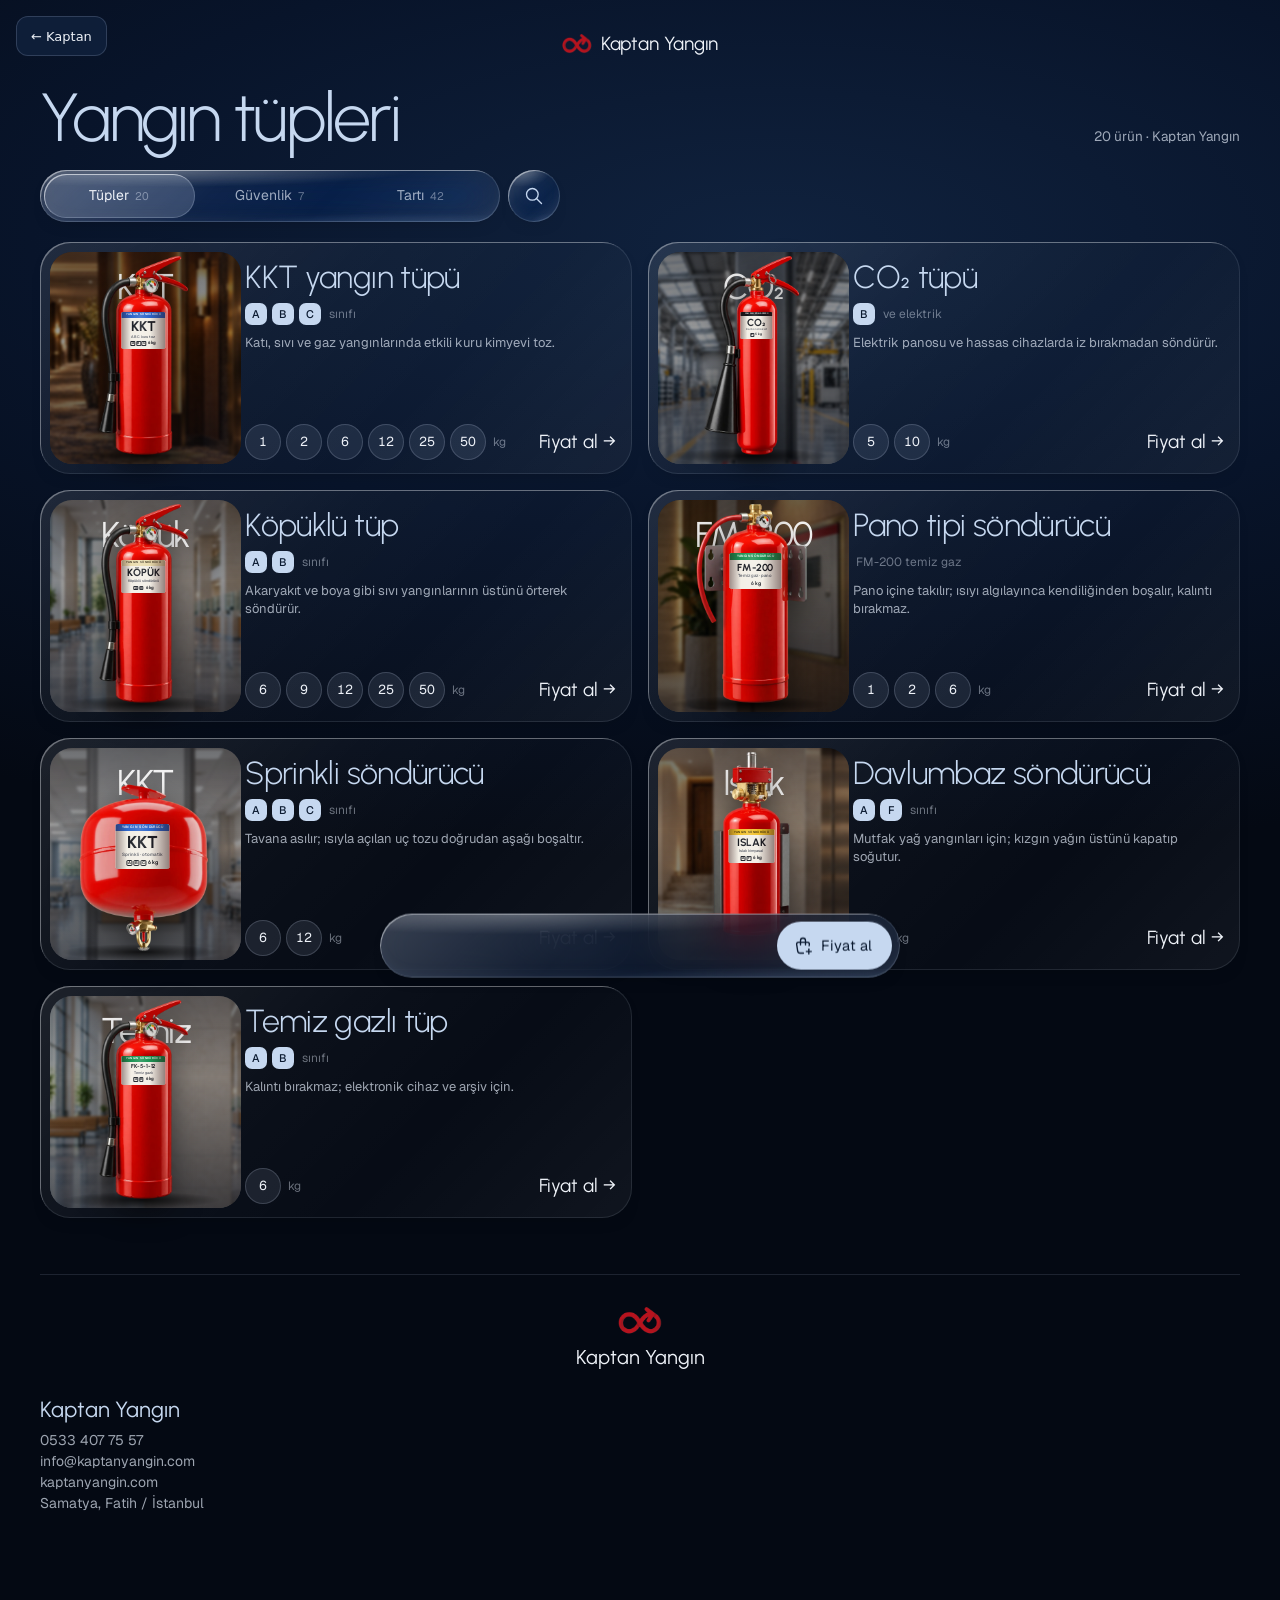
<file: magaza/index.html>
<!doctype html>
<html lang="tr">
<meta charset="utf-8">
<meta name="viewport" content="width=device-width, initial-scale=1, viewport-fit=cover">
<title>Yangın Tüpü ve Terazi Modelleri | Kaptan Yangın</title>
<meta name="description" content="KKT, CO₂, köpüklü söndürücüler ile terazi ve kantar modelleri. Fiyatı WhatsApp'tan sorun: 0533 407 75 57">
<link rel="canonical" href="https://7kaptan.com/magaza/">
<link rel="icon" href="../favicon.ico" sizes="48x48">
<link rel="icon" type="image/png" sizes="32x32" href="../favicon-32.png">
<link rel="icon" type="image/png" sizes="192x192" href="../ikon-192.png">
<link rel="apple-touch-icon" href="../apple-touch-icon.png">
<meta property="og:type" content="website">
<meta property="og:site_name" content="Kaptan Yangın">
<meta property="og:title" content="Yangın Tüpü ve Terazi Modelleri | Kaptan Yangın">
<meta property="og:url" content="https://7kaptan.com/magaza/">
<meta property="og:locale" content="tr_TR">
<meta property="og:image" content="https://7kaptan.com/varlik/paylasim.jpg">
<meta property="og:image:width" content="1200">
<meta property="og:image:height" content="630">
<meta name="twitter:card" content="summary_large_image">
<link rel="preconnect" href="https://fonts.googleapis.com">
<link rel="preload" as="style" href="https://fonts.googleapis.com/css2?family=Urbanist:wght@200;300;400;500&family=Geist:wght@300;400;500&display=swap" onload="this.onload=null;this.rel='stylesheet'"><noscript><link rel="stylesheet" href="https://fonts.googleapis.com/css2?family=Urbanist:wght@200;300;400;500&family=Geist:wght@300;400;500&display=swap"></noscript>
<link rel="stylesheet" href="katalog-tema.css">
<script src="../tema.js"></script>
<script src="../katalog.js"></script>
<script>window.KANTAR_IDS = KATALOG.bolumler.filter(function(b){return b.kategori==="kantar"}).flatMap(function(b){return b.urunler.map(function(u){return u.id})});</script>
<script>/* durumsal: kataloğun bölümüne göre renk */
(function(){ var k=["kantar"]; function b(){ var h=location.hash.slice(1); document.documentElement.dataset.unsur = h==="kantar" ? "kantar" : (/^u-\d+$/.test(h) && window.KANTAR_IDS && KANTAR_IDS.indexOf(+h.slice(2))>-1 ? "kantar" : "yangin"); } addEventListener("hashchange", b); b(); })();</script>
<style>
/* Lacivert sahne, telefon öncelikli. Liste: dev başlık + cam sekme + raf kartları. Ürün: dev yazıların arasından geçen ürün, boylar ray üstünde kayar. */
:root {
	color-scheme: dark;
	--zemin: #040913; --zemin-ust: #10223e; --yuzey: rgb(160 190 235 / 0.07); --yuzey-2: rgb(160 190 235 / 0.12);
	--yazi: #eef2f8; --yazi-2: rgb(222 231 244 / 0.7); --yazi-3: rgb(222 231 244 / 0.45); --cizgi: rgb(200 220 255 / 0.12);
	--buz: #c6d8f0; --buz-koyu: #8fb3e0; --kirmizi: #e5392b; --tabak: #e8eef7; --tabak-2: #c9d6e8; --murekkep: #0b1a30;
	--baslik: "Urbanist", "Geist", system-ui, sans-serif; --govde: "Geist", system-ui, sans-serif;
	--yay: cubic-bezier(0.16, 1, 0.3, 1); --egri: cubic-bezier(0.22, 0.8, 0.22, 1);
	--kenar: 16px; --en: 1320px;
}
* { box-sizing: border-box; -webkit-tap-highlight-color: transparent; scrollbar-width: none; }
*::-webkit-scrollbar { display: none; }
html { background: var(--zemin); }
[hidden] { display: none !important; }
body { margin: 0; color: var(--yazi); font: 15px/1.5 var(--govde); -webkit-font-smoothing: antialiased; overflow-x: hidden; min-height: 100vh;
	background: radial-gradient(120% 620px at 60% 240px, var(--zemin-ust) 0%, #08142a 48%, var(--zemin) 100%) no-repeat, var(--zemin); }
a { color: inherit; text-decoration: none; }
button, input { font: inherit; color: inherit; background: none; border: 0; padding: 0; }
button { cursor: pointer; }
.ti { display: inline-grid; place-items: center; font-style: normal; }
.ti svg { width: 1em; height: 1em; display: block; }
:focus-visible { outline: 2px solid var(--buz); outline-offset: 3px; }
.kap { max-width: var(--en); margin: 0 auto; padding-inline: var(--kenar); }

/* Liquid glass (hafif sürüm): buzlu zemin, sol üstte ışık yansıması, içte ince halka */
.cam, .notlar .not { position: relative; isolation: isolate;
	background: linear-gradient(135deg, rgb(255 255 255 / 0.2), rgb(255 255 255 / 0.05) 38%, rgb(255 255 255 / 0.02) 62%, rgb(255 255 255 / 0.09));
	backdrop-filter: blur(22px) saturate(1.8) brightness(1.08); -webkit-backdrop-filter: blur(22px) saturate(1.8) brightness(1.08);
	box-shadow: inset 1.5px 1.5px 0 -0.5px rgb(255 255 255 / 0.55), inset -1px -1px 0 rgb(255 255 255 / 0.1), inset 0 0 0 1px rgb(220 232 255 / 0.14),
		inset 0 -10px 22px -10px rgb(150 190 255 / 0.28), 0 14px 34px -14px rgb(0 0 0 / 0.85); }
.cam::before, .notlar .not::before { content: ""; position: absolute; inset: 0; border-radius: inherit; pointer-events: none; z-index: -1;
	background: radial-gradient(90% 55% at 28% 0%, rgb(255 255 255 / 0.28), transparent 60%), radial-gradient(60% 40% at 80% 110%, rgb(160 200 255 / 0.16), transparent 70%); }
.bas { transition: scale 0.3s var(--yay); }
.bas:active { scale: 0.95; }

/* Üst şerit */
.ust { position: relative; z-index: 6; display: grid; grid-template-columns: minmax(92px, 1fr) auto minmax(92px, 1fr); align-items: center; gap: 8px; height: 64px; }
.geri { grid-column: 1; grid-row: 1; justify-self: start; width: 42px; height: 42px; border-radius: 50%; display: grid; place-items: center; font-size: 20px; color: var(--buz); flex: none; }
.marka { grid-column: 2; grid-row: 1; display: flex; align-items: center; justify-content: center; gap: 9px; min-width: 0; }
.marka img { width: 30px; height: auto; flex: none; }
.marka .ad { font: 400 19px/1.25 var(--baslik); letter-spacing: -0.005em; white-space: nowrap; color: var(--yazi); }
.ust .sag { grid-column: 3; grid-row: 1; justify-self: end; display: flex; gap: 8px; }
.ust .sag > * { position: relative; width: 42px; height: 42px; border-radius: 50%; display: grid; place-items: center; font-size: 20px; color: var(--buz); }

/* Dev yazı: satır maskesinden yükselir, harf harf değişir; boyu kutuya sığacak kadar (JS) */
.dev { margin: 0; font-family: var(--baslik); font-weight: 300; color: var(--buz); letter-spacing: -0.04em; line-height: 0.88; white-space: nowrap; width: max-content; max-width: none; }
.dev .satir { display: block; overflow: hidden; padding: 0.04em 0.06em 0.24em; margin: -0.04em -0.06em -0.24em; }
.dev .satir > span { display: block; }
.harf { display: inline-block; white-space: pre; }

/* ───────── Liste ───────── */
.l-bas { padding-block: 2px 10px; display: flex; flex-wrap: wrap; align-items: baseline; justify-content: space-between; gap: 6px 24px; overflow: hidden; }
.l-bas .dev { font-size: 52px; }
.l-meta { margin: 0; color: var(--yazi-2); font-size: 13.5px; }
.cubuk { position: sticky; top: env(safe-area-inset-top, 0px); z-index: 8; padding-block: 8px; }
.cubuk-ic { display: grid; grid-template-columns: minmax(0, 1fr) 52px; gap: 8px; height: 52px; }
.sekme { border-radius: 999px; display: grid; grid-template-columns: repeat(3, minmax(0, 1fr)); padding: 4px; transition: opacity 0.3s var(--egri); }
.sekme i.gosterge { position: absolute; z-index: -1; left: 4px; top: 4px; bottom: 4px; width: calc((100% - 8px) / 3); border-radius: 999px; background: rgb(198 216 240 / 0.2);
	box-shadow: inset 1px 1px 0 rgb(255 255 255 / 0.5), inset 0 0 0 1px rgb(220 232 255 / 0.22); transition: transform 0.55s var(--yay); }
.sekme button { border-radius: 999px; font-size: 14px; color: var(--yazi-2); display: flex; align-items: center; justify-content: center; gap: 6px; min-width: 0; transition: color 0.3s; }
.sekme button[aria-selected="true"] { color: var(--yazi); }
.sekme button small { font-size: 11px; color: var(--yazi-3); font-variant-numeric: tabular-nums; }
.ara-dugme { border-radius: 50%; display: grid; place-items: center; font-size: 20px; color: var(--buz); }
.ara-kutu { position: absolute; inset: 0 var(--kenar); right: calc(var(--kenar) + 60px); border-radius: 999px; display: flex; align-items: center; gap: 10px; padding: 0 18px;
	opacity: 0; pointer-events: none; scale: 0.96 1; transform-origin: right; transition: opacity 0.3s var(--egri), scale 0.45s var(--yay); }
.ara-kutu input { flex: 1; min-width: 0; height: 100%; outline: 0; font-size: 16px; }
.ara-kutu input::placeholder { color: var(--yazi-3); }
.ara-acik .ara-kutu { opacity: 1; pointer-events: auto; scale: 1 1; }
.ara-acik .sekme { opacity: 0; pointer-events: none; }
.cubuk { position: sticky; }
.cubuk .kap { position: relative; }

.altlar { display: flex; gap: 8px; overflow-x: auto; padding-block: 6px 4px; margin-inline: calc(-1 * var(--kenar)); padding-inline: var(--kenar); }
.altlar button { flex: none; height: 38px; padding: 0 16px; border-radius: 999px; font-size: 13.5px; color: var(--yazi-2); background: var(--yuzey); box-shadow: inset 0 0 0 1px var(--cizgi); transition: color 0.3s, background 0.3s, box-shadow 0.3s, scale 0.3s var(--yay); }
.altlar button:active { scale: 0.95; }
.altlar button[aria-pressed="true"] { color: var(--murekkep); background: var(--buz); box-shadow: none; }

.izgara { display: grid; grid-template-columns: repeat(2, minmax(0, 1fr)); gap: 12px; padding-block: 12px 56px; }
.bos { grid-column: 1 / -1; padding: 48px 0; text-align: center; color: var(--yazi-2); }

/* Raf kartı: bir söndürücü ailesi; tüp solda ayakta, boylar kartın içinde seçilir */
.aile { grid-column: 1 / -1; position: relative; height: 196px; border-radius: 30px; overflow: hidden; display: grid; grid-template-columns: 34% minmax(0, 1fr);
	background: linear-gradient(140deg, var(--yuzey-2), var(--yuzey) 55%); box-shadow: inset 1px 1px 0 rgb(255 255 255 / 0.16), inset 0 0 0 1px var(--cizgi); transition: scale 0.35s var(--yay); }
.aile:active { scale: 0.985; }
.aile .ana { position: absolute; inset: 0; z-index: 1; border-radius: inherit; }
.aile .resim { position: relative; }
.aile .resim::before { content: ""; position: absolute; left: 50%; bottom: 10px; width: 78%; height: 16px; translate: -50% 0; border-radius: 50%; background: radial-gradient(closest-side, rgb(0 0 0 / 0.7), transparent); }
.aile .resim img { position: absolute; left: 50%; bottom: 14px; height: calc(100% - 26px); max-width: none; translate: -50% 0; filter: drop-shadow(0 12px 14px rgb(0 0 0 / 0.5)); }
.aile .govde { padding: 18px 16px 14px 4px; display: grid; grid-template-rows: auto auto 1fr auto; min-width: 0; }
.aile h3 { margin: -4px 0 -5px; padding: 0 2px 0 0; font: 300 27px/1.35 var(--baslik); letter-spacing: -0.02em; color: var(--buz); white-space: nowrap; overflow: hidden; text-overflow: ellipsis; }
.aile .siniflar { display: flex; gap: 5px; margin-top: 9px; }
.aile .siniflar b { min-width: 22px; height: 22px; padding: 0 6px; border-radius: 7px; display: grid; place-items: center; font: 500 11px/1 var(--govde); color: var(--murekkep); background: var(--buz); }
.aile .siniflar span { height: 22px; display: grid; place-items: center; font-size: 12px; color: var(--yazi-3); margin-left: 3px; white-space: nowrap; overflow: hidden; }
.aile p { margin: 9px 0 0; font-size: 13px; line-height: 1.35; color: var(--yazi-2); display: -webkit-box; -webkit-line-clamp: 2; -webkit-box-orient: vertical; overflow: hidden; align-self: start; }
.aile .alt { display: grid; grid-template-columns: minmax(0, 1fr) auto; gap: 10px; align-items: center; }
.aile .boy { position: relative; z-index: 2; display: flex; gap: 5px; overflow-x: auto; margin-left: -4px; padding-left: 4px;
	-webkit-mask-image: linear-gradient(90deg, #000 calc(100% - 18px), transparent); mask-image: linear-gradient(90deg, #000 calc(100% - 18px), transparent); }
.aile .boy a { flex: none; min-width: 36px; height: 36px; padding: 0 9px; border-radius: 999px; display: grid; place-items: center; font-size: 13px; font-variant-numeric: tabular-nums; color: var(--yazi);
	background: rgb(198 216 240 / 0.1); box-shadow: inset 0 0 0 1px rgb(220 232 255 / 0.18); transition: scale 0.3s var(--yay), background 0.3s; }
.aile .boy a:active { scale: 0.9; background: rgb(198 216 240 / 0.26); }
.aile .boy em { font-style: normal; font-size: 12px; color: var(--yazi-3); align-self: center; padding: 0 14px 0 2px; flex: none; }
.aile .fiyat { font: 400 19px/1.2 var(--baslik); font-variant-numeric: tabular-nums; white-space: nowrap; text-align: right; }
.aile .fiyat small { display: block; font: 400 11px/1 var(--govde); color: var(--yazi-3); margin-bottom: 4px; }
.aile .fiyat small.dolum { margin: 6px 0 0; color: var(--yazi-2); font-variant-numeric: tabular-nums; }

/* Ürün kartı: sabit ölçü; ad en çok iki satır, künye tek satır */
.kart { position: relative; border-radius: 26px; padding: 8px 8px 14px; display: grid; grid-template-rows: auto 38px 17px 26px; row-gap: 0; min-width: 0;
	background: var(--yuzey); box-shadow: inset 0 0 0 1px var(--cizgi); transition: scale 0.35s var(--yay); }
.kart:active { scale: 0.97; }
.tabak { aspect-ratio: 1; border-radius: 18px; display: grid; place-items: center; overflow: hidden; margin-bottom: 12px; }
.tabak.acik { background: radial-gradient(90% 90% at 50% 35%, #fff, var(--tabak) 55%, var(--tabak-2)); }
.tabak.acik img { width: 78%; height: 78%; object-fit: contain; }
.tabak.koyu { background: radial-gradient(80% 80% at 50% 40%, rgb(120 160 225 / 0.22), transparent 70%); }
.tabak.koyu img { height: 92%; max-width: none; filter: drop-shadow(0 10px 12px rgb(0 0 0 / 0.5)); }
.tabak.ikon { background: radial-gradient(80% 80% at 50% 40%, rgb(120 160 225 / 0.2), transparent 70%); font-size: 54px; color: var(--buz); }
.tabak.ikon .ti svg { stroke-width: 1; }
.kart h3 { margin: 0; padding: 0 6px; font: 400 14px/19px var(--govde); display: -webkit-box; -webkit-line-clamp: 2; -webkit-box-orient: vertical; overflow: hidden; align-self: start; }
.kart .kunye { padding: 0 6px; font-size: 12px; line-height: 17px; color: var(--yazi-3); white-space: nowrap; overflow: hidden; text-overflow: ellipsis; }
.kart .fiyat { padding: 0 6px; font: 400 19px/1 var(--baslik); font-variant-numeric: tabular-nums; align-self: end; }

.iletisim { border-top: 1px solid var(--cizgi); padding-block: 32px 48px; display: grid; gap: 28px; color: var(--yazi-2); font-size: 14px; }
.iletisim .logo { grid-column: 1 / -1; display: grid; gap: 10px; justify-items: center; text-align: center; }
.iletisim .logo img { width: 44px; height: auto; }
.iletisim .logo p { margin: 0; font: 400 20px/1.25 var(--baslik); color: var(--yazi); }
.iletisim b { display: block; font: 400 22px/1.1 var(--baslik); color: var(--buz); margin-bottom: 8px; }
.iletisim span { display: block; user-select: all; }
.iletisim .yasal { font-size: 12.5px; color: var(--yazi-3); margin: 0; max-width: 60ch; }

/* ───────── Ürün sahnesi ───────── */
.sahne { position: relative; height: clamp(620px, calc(100svh - 64px), 760px); overflow-x: clip; overflow-y: visible; margin-inline: calc(-1 * var(--kenar)); touch-action: pan-y; }
.sahne .dev { position: absolute; pointer-events: none; }
.sahne .dev .satir > span { transform: translateY(104%); transition: transform 1.2s var(--yay); }
.hazir .dev .satir > span { transform: none; }
.dev.sol { left: var(--kenar); top: 4px; font-size: 56px; }
.dev.sol .satir { display: inline-block; vertical-align: top; } .dev.sol .satir + .satir { margin-left: 0.16em; }
.dev.sol .satir:nth-child(1) > span { transition-delay: 0.25s; }
.dev.sol .satir:nth-child(2) > span { transition-delay: 0.33s; }
.dev.sag { left: 0; right: 0; margin-inline: auto; top: 200px; font-size: 130px; text-align: center; }
.dev.sag .harf.bosluk { width: var(--bosluk, auto); }
/* telefon/tablet: sayı tüpün arkasında kocaman, birim (kg) ayrı katmanda tüpün önünde ve küçük (Berkin 2026-10-06) */
.dev.sag .harf.yok { display: none; }
.dev.birim { display: none; z-index: 4; font-weight: 400; letter-spacing: -0.02em; line-height: 1; opacity: 0; transition: opacity 0.9s var(--egri) 0.6s; }
.sahne.ayri-kilo .dev.birim { display: block; } .hazir .dev.birim { opacity: 1; }
.dev.sag .satir > span { transition-delay: 0.45s; }

.isik::after { content: ""; position: absolute; left: 50%; top: 100%; width: 520px; height: 420px; translate: -50% -30%; border-radius: 50%; background: radial-gradient(closest-side, rgb(120 160 225 / 0.1), transparent); }
.isik { position: absolute; left: 50%; top: 56%; width: 300px; height: 380px; translate: -50% -50%; border-radius: 50%; pointer-events: none;
	background: radial-gradient(closest-side, rgb(120 160 225 / 0.2), transparent); filter: blur(20px); opacity: 0; transition: opacity 1.6s var(--egri) 0.2s; }
.hazir .isik { opacity: 1; }
.golge { position: absolute; left: 50%; bottom: 22.5%; width: 200px; height: 36px; translate: -50% 0; border-radius: 50%; background: radial-gradient(closest-side, rgb(0 0 0 / 0.85), transparent); }

.urun { position: absolute; left: 50%; bottom: 24%; aspect-ratio: 2 / 3; translate: -50% 0; perspective: 1100px; transition: height 0.95s cubic-bezier(0.65, 0, 0.35, 1); }
.urun.kare { aspect-ratio: 1; bottom: 27%; left: 50%; }
.sahne:has(.urun.kare) .golge { display: none; }
.dondur { position: absolute; inset: 0; transform-style: preserve-3d; transition: transform 0.7s var(--egri); }
.acilis { position: absolute; inset: 0; transform: translateY(70%); opacity: 0; transition: transform 1.4s var(--yay) 0.1s, opacity 0.9s var(--egri) 0.1s; }
.hazir .acilis { transform: none; opacity: 1; }
.vt .acilis { transition: none; }
.katman { position: absolute; inset: 0; will-change: transform, opacity; display: grid; place-items: center; }
.katman img { width: 100%; height: 100%; object-fit: contain; display: block; filter: drop-shadow(0 34px 34px rgb(0 0 0 / 0.55)); }
.katman.tabakli { border-radius: 50%; background: radial-gradient(90% 90% at 50% 32%, #fff, var(--tabak) 55%, var(--tabak-2)); box-shadow: 0 30px 60px -20px rgb(0 0 0 / 0.8), inset 0 -14px 30px -10px rgb(11 26 48 / 0.25); }
.katman.tabakli img { width: 66%; height: 66%; filter: none; }
.katman.ikonlu { border-radius: 50%; font-size: 42cqw; color: var(--buz); }
.katman.ikonlu .ti { font-size: 110px; }
.katman.ikonlu .ti svg { stroke-width: 0.8; }

/* Tüpün üstündeki cam kapsüller: tüpün önünde durur ki 3B dönüşte tüp fareyi yutmasın */
.nokta { position: absolute; z-index: 4; width: 0; height: 0; opacity: 0; transform: translateZ(60px); transition: opacity 0.6s var(--egri); }
.goster .nokta { opacity: 1; }
.nokta .dugum { position: absolute; left: -13px; top: -13px; width: 26px; height: 26px; border-radius: 50%; z-index: 2; display: grid; place-items: center; font-size: 13px; color: var(--murekkep);
	background: radial-gradient(circle at 35% 30%, #fff, var(--buz) 70%); box-shadow: 0 0 0 4px rgb(198 216 240 / 0.16), 0 6px 16px rgb(0 0 0 / 0.4); transition: transform 0.4s var(--yay); }
.nokta .kapsul { position: absolute; top: -40px; white-space: nowrap; padding: 9px 16px 9px 24px; border-radius: 999px; font-size: 13px; color: var(--buz); transition: color 0.3s, background 0.3s, box-shadow 0.3s; }
.nokta.sag .kapsul { left: -4px; }
.nokta.sol .kapsul { right: -4px; padding: 9px 24px 9px 16px; }
.nokta.sol { display: none; }
.nokta .kapsul { opacity: 0; } .nokta.acik .kapsul { opacity: 1; }
.nokta.acik .kapsul, .nokta:focus-visible .kapsul { color: var(--yazi); background-color: rgb(198 216 240 / 0.16); box-shadow: inset 1.5px 1.5px 0 -0.5px rgb(255 255 255 / 0.7), inset 0 0 0 1px rgb(220 232 255 / 0.4), 0 0 28px -4px rgb(150 190 255 / 0.45); }
/* fare tepkileri yalnız faresi olan cihazda; telefonda dokunuş hover'ı tetikleyip takılı bırakmasın */
@media (hover: hover) { .nokta:hover .kapsul { opacity: 1; } .nokta:hover .kapsul { color: var(--yazi); background-color: rgb(198 216 240 / 0.16); box-shadow: inset 1.5px 1.5px 0 -0.5px rgb(255 255 255 / 0.7), inset 0 0 0 1px rgb(220 232 255 / 0.4), 0 0 28px -4px rgb(150 190 255 / 0.45); } .nokta:hover .dugum { transform: scale(1.15); } .kart:hover, .aile:hover { scale: 0.99; } .al:hover { scale: 0.97; } }

.not-temsili { display: none; }
/* telefon: açıklama başlığın altında, bilgi etiketleri tüpün altında cam hap olarak */
.sag-yazi { position: absolute; left: var(--kenar); top: 68px; width: min(76%, 320px); margin: 0; font-size: 13.5px; line-height: 1.4; color: var(--yazi-2); }
.notlar { position: absolute; z-index: 3; left: 0; right: 0; bottom: calc(3.5% + 66px); display: flex; justify-content: center; gap: 8px; padding-inline: var(--kenar); opacity: 0; transition: opacity 0.9s var(--egri) 1.1s; }
.hazir .notlar { opacity: 1; }
.not { display: flex; align-items: center; gap: 8px; height: 40px; padding: 0 14px 0 12px; border-radius: 999px; font-size: 12.5px; white-space: nowrap; color: var(--yazi); min-width: 0; }
.not .simge { display: grid; place-items: center; font-size: 17px; color: var(--buz); }
.not p { margin: 0; }
.not .uz { display: none; }
@media (max-width: 1179.98px) { .notlar .not .simge.cam { background: none; backdrop-filter: none; -webkit-backdrop-filter: none; box-shadow: none; } .notlar .not .simge.cam::before { display: none; } }
.al { position: absolute; z-index: 3; right: var(--kenar); bottom: 24%; width: 108px; height: 108px; border-radius: 50%; display: grid; place-items: center; align-content: center; gap: 4px;
	opacity: 0; scale: 0.8; transition: opacity 0.8s var(--egri) 1.1s, scale 1s var(--yay) 1.1s; }
.hazir .al { opacity: 1; scale: 1; }
.hazir .al:active { scale: 0.93; transition-delay: 0s; transition-duration: 0.3s; }
.al .ti { font-size: 18px; color: var(--buz); }
.al small { font-size: 11px; line-height: 1; color: var(--yazi-2); }
.al b { font: 400 20px/1 var(--baslik); letter-spacing: -0.01em; font-variant-numeric: tabular-nums; }
.puskurt { position: absolute; z-index: 3; right: var(--kenar); bottom: calc(24% + 122px); height: 44px; padding: 0 16px 0 13px; border-radius: 999px; display: inline-flex; align-items: center; gap: 8px;
	font: 400 14px/1 var(--baslik); color: var(--yazi); opacity: 0; transition: opacity 0.8s var(--egri) 1.2s, scale 0.3s var(--yay); }
.hazir .puskurt { opacity: 1; }
.puskurt:active { scale: 0.94; }
.puskurt .ti { font-size: 18px; color: var(--buz); }
.duman { position: absolute; inset: 0; width: 100%; height: 100%; pointer-events: none; z-index: 2; }
.perde { position: fixed; inset: 0; width: 100vw; height: 100vh; pointer-events: none; z-index: 50; }

.boylar { position: absolute; z-index: 3; left: 0; right: 0; bottom: 3.5%; margin-inline: auto; width: max-content; display: flex; align-items: center; gap: 10px;
	opacity: 0; translate: 0 12px; transition: opacity 0.8s var(--egri) 1.3s, translate 0.8s var(--yay) 1.3s; }
.hazir .boylar { opacity: 1; translate: 0 0; }
.boylar .ok { width: 38px; height: 38px; border-radius: 50%; display: grid; place-items: center; font-size: 17px; color: var(--buz); transition: scale 0.3s var(--yay), opacity 0.3s; }
.boylar .ok:active { scale: 0.9; }
.boylar .ok:disabled { opacity: 0.35; cursor: default; }
.boylar .sayfa { height: 50px; padding: 0 16px; border-radius: 999px; display: flex; align-items: center; }
.boylar .sayfa button { width: 22px; height: 50px; display: grid; place-items: center; transition: width 0.5s var(--yay); }
.boylar .sayfa button::before { content: ""; width: 9px; height: 9px; border-radius: 999px; background: rgb(222 231 244 / 0.34); transition: width 0.5s var(--yay), background 0.3s; }
.boylar .sayfa button[aria-pressed="true"] { width: 42px; }
.boylar .sayfa button[aria-pressed="true"]::before { width: 30px; background: var(--buz); }

/* Bilgi bölümleri */
.bilgi { padding-block: 28px 120px; display: grid; gap: 64px; }
.giris { margin: 0; font: 300 23px/1.25 var(--baslik); letter-spacing: -0.01em; color: var(--yazi); text-wrap: balance; }
.giris span { color: var(--yazi-2); }
.olculer { display: grid; grid-template-columns: repeat(2, minmax(0, 1fr)); gap: 0 20px; }
.olcu { position: relative; padding: 18px 0; display: grid; gap: 6px; align-content: start; min-width: 0; }
.olcu b { padding: 0 2px 0.14em 0; font: 300 40px/1.1 var(--baslik); color: var(--buz); letter-spacing: -0.03em; font-variant-numeric: tabular-nums; white-space: nowrap; }
.olcu span { color: var(--yazi-2); font-size: 13.5px; }
.bolum { display: grid; gap: 24px; }
.bolum h2 { margin: 0; font: 300 46px/0.95 var(--baslik); letter-spacing: -0.035em; color: var(--buz); }
.adimlar { display: grid; gap: 0; }
.adim { position: relative; display: grid; grid-template-columns: 44px minmax(0, 1fr); gap: 4px 0; padding: 18px 0; }
.olcu::before, .adim::before { content: ""; position: absolute; left: 0; right: 0; top: 0; height: 1px; background: var(--cizgi); transform-origin: left; transition: transform 1.2s var(--yay); transition-delay: var(--g, 0ms); }
.adim i { grid-row: span 2; font: 400 14px/1.6 var(--baslik); font-style: normal; color: var(--buz-koyu); letter-spacing: 0.08em; }
.adim b { font: 400 21px/1.2 var(--baslik); }
.adim span { color: var(--yazi-2); font-size: 14.5px; }
.alanlar { display: grid; grid-template-columns: repeat(2, minmax(0, 1fr)); gap: 0 20px; }
.alanlar div { display: flex; align-items: center; gap: 12px; padding: 15px 0; border-bottom: 1px solid var(--cizgi); font: 400 17px/1.2 var(--baslik); min-width: 0; }
.alanlar .ti { font-size: 21px; color: var(--buz-koyu); flex: none; }
.uyari { margin: 24px 0 0; display: grid; grid-template-columns: auto minmax(0, 1fr); gap: 12px; color: var(--yazi-2); font-size: 14.5px; }
.uyari .ti { font-size: 20px; color: var(--kirmizi); margin-top: 1px; }
.uyari b { color: var(--yazi); font-weight: 500; }
table { width: 100%; border-collapse: collapse; font-size: 15px; }
td { padding: 15px 0; border-top: 1px solid var(--cizgi); vertical-align: top; }
td:first-child { color: var(--yazi-3); width: 42%; padding-right: 12px; }
td.bos { color: var(--yazi-3); font-style: italic; }
.serit { display: grid; grid-auto-flow: column; grid-auto-columns: 156px; gap: 12px; overflow-x: auto; scroll-snap-type: x proximity; margin-inline: calc(-1 * var(--kenar)); padding-inline: var(--kenar); scroll-padding-inline: var(--kenar); }
.serit .kart { scroll-snap-align: start; }

/* Tüp gövde etiketi (Berkin 2026-10-06): görseller etiketsiz, temiz gazlı ile KKT aynı görünüyordu. Her türün kendi renk bandı + büyük madde kodu.
   Konum uygulamadaki tüp kartıyla aynı gövde ölçüsünden (TupSahnesi GOVDE); yazılar etiketin genişliğine oranlı (cqw). */
.tupcuk { position: relative; display: block; aspect-ratio: 2 / 3; }
.tupcuk img { display: block; width: 100%; height: 100%; }
.aile .resim .tupcuk { position: absolute; left: 50%; bottom: 14px; height: calc(100% - 26px); translate: -50% 0; }
.aile .resim .tupcuk img { position: static; translate: none; height: 100%; }
.tabak.koyu .tupcuk { height: 92%; } .tabak.koyu .tupcuk img { height: 100%; width: 100%; }
.satir-s .tabak.koyu .tupcuk { height: 50px; } .satir-s .tabak.koyu .tupcuk img { height: 100%; width: 100%; }
.etiket { position: absolute; left: var(--x); top: var(--t); width: var(--w); translate: -50% 0; rotate: var(--a); container-type: inline-size; overflow: hidden;
	display: grid; justify-items: center; border-radius: 5% / 4%; background: #f3efe6; color: #1a1d24; pointer-events: none; user-select: none; }
.etiket::after { content: ""; position: absolute; inset: 0; pointer-events: none;
	background: linear-gradient(90deg, rgb(40 8 8 / 0.42), transparent 22%, rgb(255 255 255 / 0.14) 44%, transparent 64%, rgb(40 8 8 / 0.48)); }
.etiket i { justify-self: stretch; padding: 3.4cqw 0 3cqw; background: var(--renk); color: var(--bant-yazi, #fff); text-align: center; font: 600 6.4cqw/1 var(--govde); font-style: normal; letter-spacing: 0.12em; text-transform: uppercase; }
.etiket b { margin-top: 6cqw; font: 700 var(--kf)/0.95 var(--baslik); letter-spacing: -0.02em; white-space: nowrap; }
.etiket > span { margin-top: 2.4cqw; font: 500 8.4cqw/1.1 var(--govde); color: #4b515d; white-space: nowrap; }
/* cqw yalnız iç elemanlarda: etiketin kendi kutusunda cqw sayfaya göre çözülür */
.etiket em { display: flex; align-items: center; gap: 2.2cqw; margin: 5.5cqw 0 6cqw; font-style: normal; }
.etiket u { display: grid; place-items: center; width: 11cqw; height: 11cqw; border: 0.7cqw solid currentColor; border-radius: 2cqw; text-decoration: none; font: 700 7.4cqw/1 var(--govde); }
.etiket s { margin-left: 2cqw; text-decoration: none; font: 700 10cqw/1 var(--baslik); white-space: nowrap; }
/* Alt çubuk: fiyat dairesi ekrandan çıkınca gelir */
.alt-cubuk { position: fixed; z-index: 20; left: 12px; right: 12px; bottom: calc(12px + env(safe-area-inset-bottom, 0px)); max-width: 520px; margin-inline: auto; height: 64px; border-radius: 999px; padding: 0 8px 0 22px;
	display: grid; grid-template-columns: minmax(0, 1fr) auto; align-items: center; gap: 12px; translate: 0 140%; transition: translate 0.6s var(--yay); background-color: rgb(8 20 42 / 0.72); }
.alt-cubuk.acik { translate: 0 0; }
.alt-cubuk div { min-width: 0; }
.alt-cubuk small { display: block; font-size: 12px; color: var(--yazi-2); white-space: nowrap; overflow: hidden; text-overflow: ellipsis; }
.alt-cubuk b { display: block; font: 400 21px/1.25 var(--baslik); font-variant-numeric: tabular-nums; }
.alt-cubuk button { height: 48px; padding: 0 20px 0 16px; border-radius: 999px; display: flex; align-items: center; gap: 8px; font-size: 14.5px; color: var(--murekkep); background: var(--buz); }
.alt-cubuk button .ti { font-size: 20px; }
.alt-cubuk button:active { scale: 0.95; }

/* Kaydırdıkça açılma: zamanla oynar (kaydırmaya bağlı değil). Gizli hâli yalnız JS kurar; bitince sınıflar kalkar.
   Varsayılan: aşağıdan, bulanıktan netliğe. sol: soldan. pop: küçükten büyüyerek. kart: sağdan dönerek. cizgi: önce çizgi çizilir, sonra içerik gelir. baslik: harf harf maskeden. */
.bk { opacity: 0; translate: 0 70px; scale: 0.93; filter: blur(8px); transition: opacity 0.7s ease-out, translate 1.15s var(--yay), scale 1.15s var(--yay), rotate 1.15s var(--yay), filter 0.8s ease-out; }
.bk[data-v="sol"] { translate: -64px 0; scale: 1; }
.bk[data-v="pop"] { translate: 0 30px; scale: 0.55; }
.bk[data-v="kart"] { translate: 90px 0; scale: 0.85; rotate: 5deg; }
.bk[data-v="cizgi"] { opacity: 1; translate: none; scale: 1; filter: none; }
.bk[data-v="cizgi"]::before { transform: scaleX(0); }
.bk[data-v="cizgi"] > * { opacity: 0; translate: 0 44px; filter: blur(7px); transition: opacity 0.7s ease-out, translate 1.1s var(--yay), filter 0.8s ease-out; transition-delay: calc(var(--g, 0ms) + 260ms); }
.bk[data-v="cizgi"] > :nth-child(2) { transition-delay: calc(var(--g, 0ms) + 360ms); }
.bk[data-v="cizgi"] > :nth-child(3) { transition-delay: calc(var(--g, 0ms) + 460ms); }
.bk.gor, .bk[data-v].gor { opacity: 1; translate: 0 0; scale: 1; rotate: 0deg; filter: blur(0); }
.bk.gor[data-v="cizgi"]::before { transform: none; }
.bk.gor[data-v="cizgi"] > * { opacity: 1; translate: 0 0; filter: blur(0); }
.hs { display: block; overflow: hidden; padding: 0.08em 0 0.3em; margin: -0.08em 0 -0.3em; }
.hc { display: inline-block; white-space: pre; }
.hbk .hc { transform: translateY(120%) rotate(9deg); transform-origin: left bottom; transition: transform 1.15s var(--yay); transition-delay: calc(var(--g, 0ms) + var(--s, 0) * 150ms + var(--c, 0) * 32ms); }
.hbk.gor .hc { transform: none; }

/* Sepet: telefonda alttan açılan sayfa, geniş ekranda sağdan gelen panel. Ödeme yok; liste WhatsApp mesajı olarak gider. */
.sepet-sayi { position: absolute; right: -3px; top: -3px; min-width: 19px; height: 19px; padding: 0 5px; border-radius: 999px; display: grid; place-items: center; font: 500 11px/1 var(--govde); font-variant-numeric: tabular-nums; color: #fff; background: var(--kirmizi); }
.sepet-perde { position: fixed; inset: 0; z-index: 39; background: rgb(2 6 14 / 0.6); opacity: 0; pointer-events: none; transition: opacity 0.4s var(--egri); }
.sepet-perde.acik { opacity: 1; pointer-events: auto; }
.sepet { position: fixed; z-index: 40; left: 0; right: 0; bottom: 0; max-height: 86%; border-radius: 30px 30px 0 0; display: grid; grid-template-rows: auto minmax(0, 1fr) auto; visibility: hidden;
	padding-bottom: env(safe-area-inset-bottom, 0px); background: rgb(9 21 43 / 0.88); backdrop-filter: blur(28px) saturate(1.6); -webkit-backdrop-filter: blur(28px) saturate(1.6);
	box-shadow: inset 0 1px 0 rgb(255 255 255 / 0.22), inset 0 0 0 1px var(--cizgi), 0 -20px 60px -20px rgb(0 0 0 / 0.9); translate: 0 104%; transition: translate 0.6s var(--yay), visibility 0s 0.6s; }
.sepet.acik { translate: 0 0; visibility: visible; transition: translate 0.6s var(--yay); }
.sepet > header { display: flex; align-items: center; justify-content: space-between; padding: 18px 16px 10px 22px; }
.sepet h2 { margin: 0; font: 300 34px/1.2 var(--baslik); letter-spacing: -0.03em; color: var(--buz); }
.sepet h2 small { font: 400 13px/1 var(--govde); letter-spacing: 0; color: var(--yazi-3); margin-left: 8px; }
.sepet-kapat { width: 42px; height: 42px; border-radius: 50%; display: grid; place-items: center; font-size: 19px; color: var(--buz); }
.sepet-liste { overflow-y: auto; padding: 0 22px; overscroll-behavior: contain; }
.sepet-bos { margin: 0; padding: 28px 0 40px; color: var(--yazi-2); font-size: 14.5px; max-width: 34ch; }
.sepet-firma { margin: 14px 0 0; font-size: 12px; letter-spacing: 0.08em; text-transform: uppercase; color: var(--yazi-3); }
.satir-s { display: grid; grid-template-columns: 56px minmax(0, 1fr) auto; gap: 12px; align-items: center; padding: 12px 0; border-bottom: 1px solid var(--cizgi); }
.satir-s .tabak { margin: 0; border-radius: 14px; width: 56px; height: 56px; } .satir-s .tabak.koyu img { height: 50px; width: auto; } .satir-s .tabak.acik img { width: 44px; height: 44px; } .satir-s .tabak.ikon { font-size: 26px; }
.satir-s h3 { margin: 0; font: 400 14px/1.3 var(--govde); display: -webkit-box; -webkit-line-clamp: 2; -webkit-box-orient: vertical; overflow: hidden; }
.satir-s span { font: 400 16px/1.4 var(--baslik); font-variant-numeric: tabular-nums; color: var(--yazi-2); }
.adet { display: grid; grid-template-columns: 34px 26px 34px; align-items: center; height: 38px; border-radius: 999px; background: var(--yuzey); box-shadow: inset 0 0 0 1px var(--cizgi); }
.adet button { height: 38px; display: grid; place-items: center; font-size: 15px; color: var(--buz); transition: scale 0.3s var(--yay); }
.adet button:active { scale: 0.8; }
.adet b { text-align: center; font: 400 15px/1 var(--govde); font-variant-numeric: tabular-nums; }
.sepet > footer { padding: 14px 22px 18px; display: grid; gap: 12px; }
.sepet-toplam { display: flex; align-items: baseline; justify-content: space-between; color: var(--yazi-2); font-size: 13.5px; }
.sepet-toplam b { font: 400 28px/1.2 var(--baslik); color: var(--yazi); font-variant-numeric: tabular-nums; }
.sepet-gonder { height: 54px; border-radius: 999px; display: flex; align-items: center; justify-content: center; gap: 10px; font-size: 15.5px; color: var(--murekkep); background: var(--buz); transition: scale 0.3s var(--yay); }
.sepet-gonder:active { scale: 0.97; }
.sepet-gonder .ti { font-size: 21px; }
.sepet-not { margin: 0; font-size: 12px; color: var(--yazi-3); }

/* Sayfa geçişi: karttaki görsel sahnedeki yerine uçar */
::view-transition-group(urun-gorsel) { animation-duration: 0.75s; animation-timing-function: cubic-bezier(0.65, 0, 0.2, 1); }
::view-transition-old(urun-gorsel), ::view-transition-new(urun-gorsel) { height: 100%; width: 100%; object-fit: contain; }
::view-transition-old(root) { animation: 0.3s var(--egri) both vt-cik; }
::view-transition-new(root) { animation: 0.5s var(--egri) 0.12s both vt-gir; }
@keyframes vt-cik { to { opacity: 0; } }
@keyframes vt-gir { from { opacity: 0; } }

/* ───────── Geniş ekran ───────── */
@media (min-width: 760px) {
	:root { --kenar: 40px; }
	.ust { height: 88px; }
	.l-bas { padding-block: 0 14px; }
	.cubuk-ic { grid-template-columns: minmax(0, 460px) 52px; }
	.ara-kutu { right: auto; width: 460px; }
	.izgara { grid-template-columns: repeat(4, minmax(0, 1fr)); gap: 16px; }
	.aile { grid-column: span 2; height: 232px; }
	.aile h3 { font-size: 32px; }
	.iletisim { grid-template-columns: repeat(2, minmax(0, 1fr)); } .iletisim .yasal { grid-column: 1 / -1; }

	.sahne { height: clamp(640px, calc(100vh - 92px), 760px); }
	.al { width: 132px; height: 132px; } .al b { font-size: 24px; } .puskurt { bottom: calc(24% + 148px); height: 50px; font-size: 15.5px; }
	.sepet { left: auto; top: 12px; right: 12px; bottom: 12px; width: 420px; max-height: none; border-radius: 30px; padding-bottom: 0; translate: 108% 0; }
	.bilgi { padding-block: 56px 140px; gap: 96px; }
	.olculer { grid-template-columns: repeat(4, minmax(0, 1fr)); gap: 0 24px; }
	.olcu { padding-top: 26px; } .olcu b { font-size: 56px; }
	.bolum { grid-template-columns: minmax(0, 1fr) minmax(0, 1.5fr); gap: 56px; align-items: start; }
	.bolum.tam { grid-template-columns: minmax(0, 1fr); gap: 32px; }
	.bolum h2 { font-size: 64px; }
	.adimlar { grid-template-columns: repeat(2, minmax(0, 1fr)); gap: 0 48px; }
	.alanlar { grid-template-columns: repeat(3, minmax(0, 1fr)); gap: 0 32px; } .alanlar div { font-size: 19px; }
	.serit { grid-auto-columns: 200px; gap: 16px; }
}
@media (min-width: 1180px) {
	.sahne { height: clamp(660px, calc(100vh - 92px), 820px); }
	.dev.sol { left: 9%; top: 5%; text-align: center; }
	.dev.sol .satir { display: block; } .dev.sol .satir + .satir { margin-left: 0; }
	.dev.sag { right: auto; left: 56%; margin-inline: 0; top: 38%; text-align: left; }
	.dev.sag .harf.bosluk { width: auto; }
	.urun, .isik, .golge { left: 47%; }
	.urun { bottom: 6%; } .urun.kare { bottom: 14%; left: 47%; }
	.isik { width: 460px; height: 560px; top: 56%; }
	.golge { bottom: 5%; width: 280px; }
	.nokta .kapsul { opacity: 1; }
	.nokta .kapsul { top: -46px; padding: 11px 22px 11px 26px; font-size: 15px; }
	.nokta.sol .kapsul { padding: 11px 26px 11px 22px; }
	.notlar { position: absolute; left: 9%; right: auto; bottom: auto; top: 54%; width: min(300px, 22vw); display: grid; justify-content: normal; padding-inline: 0; gap: 26px; opacity: 0; transition: opacity 0.9s var(--egri) 1.1s; }
	.notlar .not { background: none; backdrop-filter: none; -webkit-backdrop-filter: none; box-shadow: none; } .notlar .not::before { display: none; }
	.not .uz { display: inline; } .not .kisa { display: none; }
	.hazir .notlar { opacity: 1; }
	.not { display: grid; grid-template-columns: 52px 1fr; gap: 20px; align-items: center; height: auto; padding: 0; border-radius: 0; font-size: inherit; white-space: normal; }
	.not .simge { width: 52px; height: 52px; border-radius: 17px; display: grid; place-items: center; font-size: 23px; color: var(--buz); }
	.not p { margin: 0; text-align: right; color: var(--yazi-2); font-size: 15.5px; line-height: 1.4; }
	.sag-yazi { display: block; position: absolute; left: calc(47% + 310px); top: 68%; width: 220px; font-size: 15.5px; margin: 0; color: var(--yazi-2); font-size: 15.5px; line-height: 1.4; opacity: 0; transition: opacity 0.9s var(--egri) 1.3s; }
	.hazir .sag-yazi { opacity: 1; }
	.not-temsili { display: block; position: absolute; left: 9%; bottom: 7%; font-size: 12px; color: var(--yazi-3); }
	.al { right: auto; left: calc(47% + 150px); bottom: auto; top: 65%; width: 132px; height: 132px; gap: 6px; }
	.sahne:has(.urun.kare) .al { left: calc(47% + 220px); }
	.al .ti { font-size: 22px; } .al b { font-size: 26px; }
	.puskurt { right: auto; left: 9%; bottom: auto; top: 79%; height: 52px; font-size: 16px; padding: 0 22px 0 18px; }
	.duman { -webkit-mask-image: linear-gradient(90deg, transparent, #000 9%, #000 91%, transparent); mask-image: linear-gradient(90deg, transparent, #000 9%, #000 91%, transparent); }
	.boylar { left: auto; right: 4%; bottom: 7%; margin: 0; }
	.giris { display: none; }
}
@media (max-width: 359.98px) { .ust { grid-template-columns: minmax(50px, 1fr) auto minmax(50px, 1fr); } .ust .sag a { display: none; } .marka .ad { font-size: 16px; } .marka img { width: 24px; } }
@media (prefers-reduced-motion: reduce) {
	*, *::before, *::after { transition-duration: 0.01s !important; transition-delay: 0s !important; animation-duration: 0.01s !important; }
	::view-transition-group(*), ::view-transition-old(*), ::view-transition-new(*) { animation: none !important; }
}

/* ───────── Kaptan sitesi (2026-10-11): cam daha hafif; kartlar sekme çubuğuyla aynı cam dilinde; derinlikli kartlar ─────────
   Kabarza "depth map" örneği: arka plan ve büyük yazı pencereye kırpılır, ürün kırpılmaz. İmleçle kart eğilir, katmanlar
   derinliklerine göre kayar; üstüne gelince ürün öne çıkıp pencerenin dışına taşar. */
.cam, .notlar .not { box-shadow: inset 1.5px 1.5px 0 -0.5px rgb(255 255 255 / 0.4), inset -1px -1px 0 rgb(255 255 255 / 0.06), inset 0 0 0 1px rgb(220 232 255 / 0.12),
	inset 0 -8px 18px -12px rgb(150 190 255 / 0.18), 0 8px 20px -16px rgb(0 0 0 / 0.5); }
.aile, .kart { --px: 0; --py: 0; background: linear-gradient(135deg, rgb(255 255 255 / 0.1), rgb(255 255 255 / 0.03) 40%, rgb(255 255 255 / 0.015) 64%, rgb(255 255 255 / 0.05));
	box-shadow: inset 1.5px 1.5px 0 -0.5px rgb(255 255 255 / 0.3), inset 0 0 0 1px rgb(220 232 255 / 0.11), 0 8px 20px -16px rgb(0 0 0 / 0.5);
	transform: perspective(1100px) rotateX(calc(var(--py) * -3deg)) rotateY(calc(var(--px) * 3.5deg)); transition: transform 0.7s var(--yay), scale 0.35s var(--yay); }
.kart { transform: perspective(900px) rotateX(calc(var(--py) * -6deg)) rotateY(calc(var(--px) * 6deg)); }
.aile.ic, .kart.ic { transition-duration: 0.18s, 0.35s; transition-timing-function: ease-out, var(--yay); }
.aile { overflow: visible; }
.aile .resim { pointer-events: none; }
.pencere { position: absolute; inset: 0; border-radius: inherit; overflow: hidden; isolation: isolate; background: var(--zemin); box-shadow: inset 0 0 0 1px var(--cizgi); }
.aile .pencere { inset: 10px 0 10px 10px; border-radius: 22px; }
.pencere .zemin, .aile .resim .pencere .zemin, .tabak .pencere .zemin { position: absolute; left: -8%; top: -8%; bottom: auto; width: 116%; height: 116%; max-width: none; translate: none; object-fit: cover;
	filter: brightness(0.62) saturate(0.85) blur(1px); transform: translate3d(calc(var(--px) * -10px), calc(var(--py) * -8px), 0); transition: transform 0.7s var(--yay), filter 0.6s; }
.pencere::after { content: ""; position: absolute; inset: 0; background: linear-gradient(180deg, rgb(4 9 19 / 0.3) 0%, rgb(4 9 19 / 0) 38%, rgb(4 9 19 / 0.5) 100%); }
.pencere .yazi { position: absolute; left: 0; right: 0; top: 8%; z-index: 1; text-align: center; white-space: nowrap; font: 400 clamp(28px, 2.8vw, 44px)/1 var(--baslik); letter-spacing: -0.04em; color: rgb(255 255 255 / 0.92);
	transform: translate3d(calc(var(--px) * -16px), calc(var(--py) * -10px), 0); transition: transform 0.7s var(--yay); }
.aile .resim::before { z-index: 1; transition: opacity 0.6s, scale 0.8s var(--yay); }
.aile .resim .tupcuk { z-index: 2; transform-origin: 50% 100%; transform: translate3d(calc(var(--px) * 12px), calc(var(--py) * 6px), 0); transition: transform 0.8s var(--yay); }
.tabak.derin { position: relative; overflow: visible; background: none; min-height: 0; grid-template: minmax(0, 1fr) / minmax(0, 1fr); } /* kırpma yok ama kare kalır; görsel yüzdesi kareye göre */
.tabak.derin > img, .tabak.derin > .tupcuk { position: relative; z-index: 2; align-self: end; margin-bottom: 7%; transform-origin: 50% 100%; filter: drop-shadow(0 14px 14px rgb(0 0 0 / 0.45));
	transform: translate3d(calc(var(--px) * 10px), calc(var(--py) * 6px), 0); transition: transform 0.8s var(--yay), filter 0.6s; }
.tabak.derin.acik > img { width: 70%; height: 66%; object-fit: contain; }
.tabak.derin.koyu > .tupcuk { height: 80%; }
.tabak.derin .pencere .yazi { top: 9%; font-size: clamp(22px, 2vw, 32px); }
.aile.ic .pencere .zemin, .aile.ic .pencere .yazi, .aile.ic .resim .tupcuk, .kart.ic .pencere .zemin, .kart.ic .pencere .yazi, .kart.ic .tabak.derin > * { transition-duration: 0.18s; transition-timing-function: ease-out; }
@media (hover: hover) {
	.aile:hover .resim .tupcuk { transform: translate3d(calc(var(--px) * 22px), calc(-15% + var(--py) * 10px), 0) scale(1.2); transition-duration: 0.8s; transition-timing-function: var(--yay); }
	.aile:hover .resim::before { opacity: 0.45; scale: 1.25 1; }
	.kart:hover .tabak.derin > img, .kart:hover .tabak.derin > .tupcuk { transform: translate3d(calc(var(--px) * 18px), calc(-16% + var(--py) * 8px), 0) scale(1.22); filter: drop-shadow(0 30px 26px rgb(0 0 0 / 0.5)); transition-duration: 0.8s; transition-timing-function: var(--yay); }
	.aile:hover .pencere .zemin, .kart:hover .pencere .zemin { filter: brightness(0.42) saturate(0.7) blur(3px); }
	.kart:hover, .aile:hover { scale: 1; }
}
#sepetDugme, #sepet, #sepetPerde { display: none !important; }
a.al { text-decoration: none; color: inherit; }
</style>

<div class="kap">
	<a href="../#urunler" style="position:fixed;z-index:9999;left:16px;top:16px;display:inline-flex;align-items:center;gap:8px;height:40px;padding:0 14px;border-radius:12px;background:rgba(16,34,62,.82);backdrop-filter:blur(18px);-webkit-backdrop-filter:blur(18px);color:#eef2f8;font:500 13px/1 system-ui,sans-serif;text-decoration:none;border:1px solid rgba(198,216,240,.18)">← Kaptan</a>
<header class="ust">
		<button type="button" class="geri cam bas" id="geri" aria-label="Kataloğa dön" hidden><i class="ti" aria-hidden="true"><svg xmlns="http://www.w3.org/2000/svg" viewBox="0 0 24 24" fill="none" stroke="currentColor" stroke-width="1.6" stroke-linecap="round" stroke-linejoin="round"><path stroke="none" d="M0 0h24v24H0z" fill="none"/><path d="M5 12l14 0" /><path d="M5 12l6 6" /><path d="M5 12l6 -6" /></svg></i></button>
		<a class="marka" href="#ysc" data-git="ysc" aria-label="Kaptan, ürün kataloğu"><img src="kaptan-logo.png" alt=""><span class="ad" id="markaAlt">Kaptan Yangın</span></a>
		<div class="sag"><button type="button" class="cam bas" id="sepetDugme" aria-label="Sepet" aria-haspopup="dialog"><i class="ti" aria-hidden="true"><svg xmlns="http://www.w3.org/2000/svg" viewBox="0 0 24 24" fill="none" stroke="currentColor" stroke-width="1.6" stroke-linecap="round" stroke-linejoin="round"><path stroke="none" d="M0 0h24v24H0z" fill="none"/><path d="M6.331 8h11.339a2 2 0 0 1 1.977 2.304l-1.255 8.152a3 3 0 0 1 -2.966 2.544h-6.852a3 3 0 0 1 -2.965 -2.544l-1.255 -8.152a2 2 0 0 1 1.977 -2.304z" /><path d="M9 11v-5a3 3 0 0 1 6 0v5" /></svg></i><b class="sepet-sayi" id="sepetSayi" hidden></b></button></div>
	</header>
</div>

<main id="liste">
	<div class="kap l-bas">
		<h1 class="dev" id="lBaslik" aria-live="polite"><span class="satir"><span data-harf>Yangın tüpleri</span></span></h1>
		<p class="l-meta" id="lMeta"></p>
	</div>
	<div class="cubuk" id="cubuk">
		<div class="kap">
			<div class="cubuk-ic">
				<div class="sekme cam" id="sekme" role="tablist" aria-label="Bölümler"><i class="gosterge" aria-hidden="true"></i></div>
				<button type="button" class="ara-dugme cam bas" id="araDugme" aria-label="Ürün ara" aria-expanded="false"><i class="ti" aria-hidden="true"><svg xmlns="http://www.w3.org/2000/svg" viewBox="0 0 24 24" fill="none" stroke="currentColor" stroke-width="1.6" stroke-linecap="round" stroke-linejoin="round"><path stroke="none" d="M0 0h24v24H0z" fill="none"/><path d="M10 10m-7 0a7 7 0 1 0 14 0a7 7 0 1 0 -14 0" /><path d="M21 21l-6 -6" /></svg></i></button>
			</div>
			<label class="ara-kutu cam"><i class="ti" aria-hidden="true"><svg xmlns="http://www.w3.org/2000/svg" viewBox="0 0 24 24" fill="none" stroke="currentColor" stroke-width="1.6" stroke-linecap="round" stroke-linejoin="round"><path stroke="none" d="M0 0h24v24H0z" fill="none"/><path d="M10 10m-7 0a7 7 0 1 0 14 0a7 7 0 1 0 -14 0" /><path d="M21 21l-6 -6" /></svg></i><input id="ara" type="search" placeholder="Ürün, marka ya da model ara" autocomplete="off" enterkeyhint="search" aria-label="Ürün ara"></label>
		</div>
	</div>
	<div class="kap">
		<div class="altlar" id="altlar" hidden></div>
		<div class="izgara" id="izgara"></div>
		<footer class="iletisim" id="iletisim"></footer>
	</div>
</main>

<main id="urunSayfa" hidden></main>

<div class="alt-cubuk cam" id="altCubuk" aria-hidden="true">
	<div><small id="acAd"></small><b id="acFiyat"></b></div>
	<button type="button" id="acEkle"><i class="ti" aria-hidden="true"><svg xmlns="http://www.w3.org/2000/svg" viewBox="0 0 24 24" fill="none" stroke="currentColor" stroke-width="1.6" stroke-linecap="round" stroke-linejoin="round"><path stroke="none" d="M0 0h24v24H0z" fill="none"/><path d="M12.5 21h-3.926a3 3 0 0 1 -2.965 -2.544l-1.255 -8.152a2 2 0 0 1 1.977 -2.304h11.339a2 2 0 0 1 1.977 2.304l-.263 1.708" /><path d="M16 19h6" /><path d="M19 16v6" /><path d="M9 11v-5a3 3 0 0 1 6 0v5" /></svg></i>Fiyat al</button>
</div>

<div class="sepet-perde" id="sepetPerde"></div>
<aside class="sepet" id="sepet" role="dialog" aria-label="Sepet" aria-hidden="true">
	<header><h2>Sepet<small id="sepetOzet"></small></h2><button type="button" class="sepet-kapat cam bas" id="sepetKapat" aria-label="Sepeti kapat"><i class="ti" aria-hidden="true"><svg xmlns="http://www.w3.org/2000/svg" viewBox="0 0 24 24" fill="none" stroke="currentColor" stroke-width="1.6" stroke-linecap="round" stroke-linejoin="round"><path stroke="none" d="M0 0h24v24H0z" fill="none"/><path d="M18 6l-12 12" /><path d="M6 6l12 12" /></svg></i></button></header>
	<div class="sepet-liste" id="sepetListe"></div>
	<footer id="sepetAlt"></footer>
</aside>

<script>
const VERI = {"tarih":"2026-10-06T15:11:02.768Z","kurumlar":[{"kisa_ad":"KY","ad":"Kaptan Yangın","telefon":"0533 407 75 57","eposta":"info@kaptanyangin.com","web":"kaptanyangin.com","adres":"Samatya, Fatih / İstanbul"}],"bolumler":[{"kategori":"ysc","ad":"Yangın söndürücüler","kurum":"KY","urunler":[{"id":26,"ad":"1 kg FM-200 pano tipi söndürücü","kategori":"ysc","alt_tur":null,"marka":null,"model":null,"kapasite":"1.00","birim":"kg","aciklama":null,"fiyat":null,"dolum":null,"gorsel":"/tupler/pano-2kg.webp"},{"id":25,"ad":"1 kg KKT araç tipi yangın söndürücü","kategori":"ysc","alt_tur":null,"marka":null,"model":null,"kapasite":"1.00","birim":"kg","aciklama":null,"fiyat":null,"dolum":null,"gorsel":"/tupler/kkt-1kg.webp"},{"id":24,"ad":"2 kg FM-200 pano tipi söndürücü","kategori":"ysc","alt_tur":null,"marka":null,"model":null,"kapasite":"2.00","birim":"kg","aciklama":null,"fiyat":null,"dolum":null,"gorsel":"/tupler/pano-2kg.webp"},{"id":8,"ad":"2 kg KKT araç tipi yangın söndürücü","kategori":"ysc","alt_tur":null,"marka":null,"model":null,"kapasite":"2.00","birim":"kg","aciklama":null,"fiyat":null,"dolum":null,"gorsel":"/tupler/kkt-2kg.webp"},{"id":3,"ad":"5 kg CO₂ yangın söndürücü","kategori":"ysc","alt_tur":null,"marka":null,"model":null,"kapasite":"5.00","birim":"kg","aciklama":null,"fiyat":null,"dolum":null,"gorsel":"/tupler/co2-5kg.webp"},{"id":17,"ad":"6 kg FK-5-1-12 temiz gazlı söndürücü","kategori":"ysc","alt_tur":null,"marka":null,"model":null,"kapasite":"6.00","birim":"kg","aciklama":null,"fiyat":null,"dolum":null,"gorsel":"/tupler/kkt-6kg.webp"},{"id":10,"ad":"6 kg FM-200 pano tipi söndürücü","kategori":"ysc","alt_tur":null,"marka":null,"model":null,"kapasite":"6.00","birim":"kg","aciklama":null,"fiyat":null,"dolum":null,"gorsel":"/tupler/pano-6kg.webp"},{"id":16,"ad":"6 kg ıslak kimyasal davlumbaz söndürücü","kategori":"ysc","alt_tur":null,"marka":null,"model":null,"kapasite":"6.00","birim":"kg","aciklama":null,"fiyat":null,"dolum":null,"gorsel":"/tupler/davlumbaz.webp"},{"id":23,"ad":"6 kg KKT sprinkli söndürücü","kategori":"ysc","alt_tur":null,"marka":null,"model":null,"kapasite":"6.00","birim":"kg","aciklama":null,"fiyat":null,"dolum":null,"gorsel":"/tupler/sprinkli-6kg.webp"},{"id":1,"ad":"6 kg KKT yangın söndürücü","kategori":"ysc","alt_tur":null,"marka":null,"model":null,"kapasite":"6.00","birim":"kg","aciklama":null,"fiyat":null,"dolum":null,"gorsel":"/tupler/kkt-6kg.webp"},{"id":4,"ad":"6 kg köpüklü yangın söndürücü","kategori":"ysc","alt_tur":null,"marka":null,"model":null,"kapasite":"6.00","birim":"kg","aciklama":null,"fiyat":null,"dolum":null,"gorsel":"/tupler/kkt-6kg.webp"},{"id":18,"ad":"9 kg köpüklü yangın söndürücü","kategori":"ysc","alt_tur":null,"marka":null,"model":null,"kapasite":"9.00","birim":"kg","aciklama":null,"fiyat":null,"dolum":null,"gorsel":"/tupler/kkt-9kg.webp"},{"id":15,"ad":"10 kg CO₂ yangın söndürücü","kategori":"ysc","alt_tur":null,"marka":null,"model":null,"kapasite":"10.00","birim":"kg","aciklama":null,"fiyat":null,"dolum":null,"gorsel":"/tupler/co2-10kg.webp"},{"id":21,"ad":"12 kg KKT sprinkli söndürücü","kategori":"ysc","alt_tur":null,"marka":null,"model":null,"kapasite":"12.00","birim":"kg","aciklama":null,"fiyat":null,"dolum":null,"gorsel":"/tupler/sprinkli-12kg.webp"},{"id":2,"ad":"12 kg KKT yangın söndürücü","kategori":"ysc","alt_tur":null,"marka":null,"model":null,"kapasite":"12.00","birim":"kg","aciklama":null,"fiyat":null,"dolum":null,"gorsel":"/tupler/kkt-12kg.webp"},{"id":108,"ad":"12 kg köpüklü yangın söndürücü","kategori":"ysc","alt_tur":null,"marka":null,"model":null,"kapasite":"12.00","birim":"kg","aciklama":null,"fiyat":null,"dolum":null,"gorsel":"/tupler/kkt-12kg.webp"},{"id":19,"ad":"25 kg KKT tekerlekli yangın söndürücü","kategori":"ysc","alt_tur":null,"marka":null,"model":null,"kapasite":"25.00","birim":"kg","aciklama":null,"fiyat":null,"dolum":null,"gorsel":"/tupler/kkt-25kg.webp"},{"id":247,"ad":"25 kg köpüklü tekerlekli yangın söndürücü","kategori":"ysc","alt_tur":null,"marka":null,"model":null,"kapasite":"25.00","birim":"kg","aciklama":null,"fiyat":null,"dolum":null,"gorsel":"/tupler/kkt-25kg.webp"},{"id":9,"ad":"50 kg KKT tekerlekli yangın söndürücü","kategori":"ysc","alt_tur":null,"marka":null,"model":null,"kapasite":"50.00","birim":"kg","aciklama":null,"fiyat":null,"dolum":null,"gorsel":"/tupler/kkt-50kg.webp"},{"id":109,"ad":"50 kg köpüklü tekerlekli yangın söndürücü","kategori":"ysc","alt_tur":null,"marka":null,"model":null,"kapasite":"50.00","birim":"kg","aciklama":null,"fiyat":null,"dolum":null,"gorsel":"/tupler/kkt-50kg.webp"}]},{"kategori":"yangin","ad":"Yangın güvenliği","kurum":"KY","urunler":[{"id":60,"ad":"Acil aydınlatma armatürü","kategori":"yangin","alt_tur":"Acil aydınlatma","marka":null,"model":null,"kapasite":null,"birim":"adet","aciklama":null,"fiyat":null,"dolum":null,"gorsel":null},{"id":68,"ad":"Duman dedektörü","kategori":"yangin","alt_tur":"Algılama","marka":null,"model":null,"kapasite":null,"birim":"adet","aciklama":null,"fiyat":null,"dolum":null,"gorsel":null},{"id":67,"ad":"Yangın ihbar butonu","kategori":"yangin","alt_tur":"Algılama","marka":null,"model":null,"kapasite":null,"birim":"adet","aciklama":null,"fiyat":null,"dolum":null,"gorsel":null},{"id":58,"ad":"Yangın battaniyesi","kategori":"yangin","alt_tur":"Yangın battaniyesi","marka":null,"model":null,"kapasite":null,"birim":"adet","aciklama":null,"fiyat":null,"dolum":null,"gorsel":null},{"id":29,"ad":"Yangın dolabı","kategori":"yangin","alt_tur":"Yangın dolabı","marka":null,"model":null,"kapasite":null,"birim":"adet","aciklama":null,"fiyat":null,"dolum":null,"gorsel":null},{"id":28,"ad":"Yangın kapısı (çift kanat, 60 dk)","kategori":"yangin","alt_tur":"Yangın kapısı","marka":null,"model":null,"kapasite":null,"birim":"adet","aciklama":null,"fiyat":null,"dolum":null,"gorsel":null},{"id":27,"ad":"Yangın kapısı (tek kanat, 60 dk)","kategori":"yangin","alt_tur":"Yangın kapısı","marka":null,"model":null,"kapasite":null,"birim":"adet","aciklama":null,"fiyat":null,"dolum":null,"gorsel":null}]},{"kategori":"kantar","ad":"Tartı sistemleri","kurum":"KY","urunler":[{"id":85,"ad":"CAS IE-1700 çengel baskül 500/1000 kg","kategori":"kantar","alt_tur":"Asma kantar","marka":"CAS","model":"IE-1700","kapasite":"1000.00","birim":"kg","aciklama":null,"fiyat":null,"dolum":null,"gorsel":"/urunler/cas/ie-1700.webp"},{"id":66,"ad":"Asma kantar (vinç kantarı) 3 t","kategori":"kantar","alt_tur":"Asma kantar","marka":null,"model":null,"kapasite":"3000.00","birim":"kg","aciklama":null,"fiyat":null,"dolum":null,"gorsel":"/urunler/asma-kantar.svg"},{"id":90,"ad":"CAS Caston-II Plus vinç baskülü 1/3/5/10 t","kategori":"kantar","alt_tur":"Asma kantar","marka":"CAS","model":"Caston-II Plus","kapasite":"10000.00","birim":"kg","aciklama":null,"fiyat":null,"dolum":null,"gorsel":"/urunler/cas/caston-ii-plus.webp"},{"id":97,"ad":"CAS CL3000 barkodlu terazi 15/30 kg","kategori":"kantar","alt_tur":"Barkodlu terazi","marka":"CAS","model":"CL3000","kapasite":"30.00","birim":"kg","aciklama":null,"fiyat":null,"dolum":null,"gorsel":"/urunler/cas/cl3000.webp"},{"id":102,"ad":"CAS CL5200 N barkodlu terazi 15/30 kg","kategori":"kantar","alt_tur":"Barkodlu terazi","marka":"CAS","model":"CL5200 N","kapasite":"30.00","birim":"kg","aciklama":null,"fiyat":null,"dolum":null,"gorsel":"/urunler/cas/cl5200.webp"},{"id":83,"ad":"CAS CL5500D barkodlu terazi 15/30 kg","kategori":"kantar","alt_tur":"Barkodlu terazi","marka":"CAS","model":"CL5500D","kapasite":"30.00","birim":"kg","aciklama":null,"fiyat":null,"dolum":null,"gorsel":"/urunler/cas/cl5500d.webp"},{"id":91,"ad":"CAS CL7200D dokunmatik barkodlu terazi 15/30 kg","kategori":"kantar","alt_tur":"Barkodlu terazi","marka":"CAS","model":"CL7200D","kapasite":"30.00","birim":"kg","aciklama":null,"fiyat":null,"dolum":null,"gorsel":"/urunler/cas/cl7200d.webp"},{"id":105,"ad":"CAS CT100 fişli terazi","kategori":"kantar","alt_tur":"Barkodlu terazi","marka":"CAS","model":"CT100","kapasite":null,"birim":"kg","aciklama":null,"fiyat":null,"dolum":null,"gorsel":"/urunler/cas/ct100-p.webp"},{"id":75,"ad":"Baskül 60 kg","kategori":"kantar","alt_tur":"Baskül","marka":null,"model":null,"kapasite":"60.00","birim":"kg","aciklama":null,"fiyat":null,"dolum":null,"gorsel":"/urunler/baskul.svg"},{"id":65,"ad":"Baskül 150 kg","kategori":"kantar","alt_tur":"Baskül","marka":null,"model":null,"kapasite":"150.00","birim":"kg","aciklama":null,"fiyat":null,"dolum":null,"gorsel":"/urunler/baskul.svg"},{"id":87,"ad":"CAS DB-I tartım baskülü 30–600 kg","kategori":"kantar","alt_tur":"Baskül","marka":"CAS","model":"DB-I","kapasite":"600.00","birim":"kg","aciklama":null,"fiyat":null,"dolum":null,"gorsel":"/urunler/cas/db-i-baskul.webp"},{"id":92,"ad":"CAS DH kontrol baskülü 30–600 kg (onaysız)","kategori":"kantar","alt_tur":"Baskül","marka":"CAS","model":"DH","kapasite":"600.00","birim":"kg","aciklama":null,"fiyat":null,"dolum":null,"gorsel":"/urunler/cas/dh-baskul.webp"},{"id":95,"ad":"CAS EB fiyat hesaplamalı baskül 30–600 kg","kategori":"kantar","alt_tur":"Baskül","marka":"CAS","model":"EB","kapasite":"600.00","birim":"kg","aciklama":null,"fiyat":null,"dolum":null,"gorsel":"/urunler/cas/eb.webp"},{"id":100,"ad":"CAS PB taşınabilir baskül","kategori":"kantar","alt_tur":"Baskül","marka":"CAS","model":"PB","kapasite":null,"birim":"kg","aciklama":null,"fiyat":null,"dolum":null,"gorsel":"/urunler/cas/pb.webp"},{"id":103,"ad":"CAS XE hassas terazi 300 g–6 kg","kategori":"kantar","alt_tur":"Hassas terazi","marka":"CAS","model":"XE","kapasite":"6.00","birim":"kg","aciklama":null,"fiyat":null,"dolum":null,"gorsel":"/urunler/cas/xe.webp"},{"id":81,"ad":"Baykon BX21 indikatör","kategori":"kantar","alt_tur":"İndikatör","marka":"Baykon","model":"BX21","kapasite":null,"birim":"adet","aciklama":null,"fiyat":null,"dolum":null,"gorsel":"/urunler/indikator.svg"},{"id":98,"ad":"CAS BI-200 indikatör","kategori":"kantar","alt_tur":"İndikatör","marka":"CAS","model":"BI-200","kapasite":null,"birim":"adet","aciklama":null,"fiyat":null,"dolum":null,"gorsel":"/urunler/cas/bi-200.webp"},{"id":101,"ad":"CAS CI-200SC paslanmaz indikatör","kategori":"kantar","alt_tur":"İndikatör","marka":"CAS","model":"CI-200SC","kapasite":null,"birim":"adet","aciklama":null,"fiyat":null,"dolum":null,"gorsel":"/urunler/cas/ci-200sc.webp"},{"id":79,"ad":"CAS CI-201A indikatör","kategori":"kantar","alt_tur":"İndikatör","marka":"CAS","model":"CI-201A","kapasite":null,"birim":"adet","aciklama":null,"fiyat":null,"dolum":null,"gorsel":"/urunler/cas/ci-200a.webp"},{"id":80,"ad":"CAS DB-I indikatör","kategori":"kantar","alt_tur":"İndikatör","marka":"CAS","model":"DB-I","kapasite":null,"birim":"adet","aciklama":null,"fiyat":null,"dolum":null,"gorsel":"/urunler/cas/db-i.webp"},{"id":106,"ad":"CAS DH indikatör","kategori":"kantar","alt_tur":"İndikatör","marka":"CAS","model":"DH / DH-C","kapasite":null,"birim":"adet","aciklama":null,"fiyat":null,"dolum":null,"gorsel":"/urunler/cas/dh.webp"},{"id":84,"ad":"CAS NT-501A indikatör","kategori":"kantar","alt_tur":"İndikatör","marka":"CAS","model":"NT-501A","kapasite":null,"birim":"adet","aciklama":null,"fiyat":null,"dolum":null,"gorsel":"/urunler/cas/nt-501a.webp"},{"id":33,"ad":"Kantar indikatörü","kategori":"kantar","alt_tur":"İndikatör","marka":null,"model":null,"kapasite":null,"birim":"adet","aciklama":null,"fiyat":null,"dolum":null,"gorsel":"/urunler/indikator.svg"},{"id":88,"ad":"CAS U palet baskülü 600–2000 kg","kategori":"kantar","alt_tur":"Palet baskülü","marka":"CAS","model":"U","kapasite":"2000.00","birim":"kg","aciklama":null,"fiyat":null,"dolum":null,"gorsel":"/urunler/cas/u-baskul.webp"},{"id":72,"ad":"Platform kantar 1,5×1,5 m (1,5 t)","kategori":"kantar","alt_tur":"Platform kantar","marka":null,"model":null,"kapasite":"1500.00","birim":"kg","aciklama":null,"fiyat":null,"dolum":null,"gorsel":"/urunler/platform-kantar.svg"},{"id":107,"ad":"CAS platform baskül 120×120 cm 1,5/2 t","kategori":"kantar","alt_tur":"Platform kantar","marka":"CAS","model":"Zemin üstü çift şase","kapasite":"2000.00","birim":"kg","aciklama":null,"fiyat":null,"dolum":null,"gorsel":"/urunler/cas/platform-cift-sase.webp"},{"id":82,"ad":"Desis BW platform kantar 1500/2000 kg","kategori":"kantar","alt_tur":"Platform kantar","marka":"Desis (ETS Elektronik Tartı)","model":"BW","kapasite":"2000.00","birim":"kg","aciklama":null,"fiyat":null,"dolum":null,"gorsel":"/urunler/platform-kantar.svg"},{"id":86,"ad":"CAS platform baskül 150×150 cm 1,5/3 t","kategori":"kantar","alt_tur":"Platform kantar","marka":"CAS","model":"Zemin üstü çift şase","kapasite":"3000.00","birim":"kg","aciklama":null,"fiyat":null,"dolum":null,"gorsel":"/urunler/cas/platform-cift-sase.webp"},{"id":99,"ad":"CAS platform baskül 150×200 cm 1,5/3 t","kategori":"kantar","alt_tur":"Platform kantar","marka":"CAS","model":"Zemin üstü çift şase","kapasite":"3000.00","birim":"kg","aciklama":null,"fiyat":null,"dolum":null,"gorsel":"/urunler/cas/platform-cift-sase.webp"},{"id":69,"ad":"Platform kantar 2×2 m (3 t)","kategori":"kantar","alt_tur":"Platform kantar","marka":null,"model":null,"kapasite":"3000.00","birim":"kg","aciklama":null,"fiyat":null,"dolum":null,"gorsel":"/urunler/platform-kantar.svg"},{"id":57,"ad":"Platform kantar 2,5×2,5 m (5 t)","kategori":"kantar","alt_tur":"Platform kantar","marka":null,"model":null,"kapasite":"5000.00","birim":"kg","aciklama":null,"fiyat":null,"dolum":null,"gorsel":"/urunler/platform-kantar.svg"},{"id":31,"ad":"Platform kantar","kategori":"kantar","alt_tur":"Platform kantar","marka":null,"model":null,"kapasite":null,"birim":"adet","aciklama":null,"fiyat":null,"dolum":null,"gorsel":"/urunler/platform-kantar.svg"},{"id":71,"ad":"Hassas terazi 0,01 g","kategori":"kantar","alt_tur":"Terazi","marka":null,"model":null,"kapasite":"0.60","birim":"kg","aciklama":null,"fiyat":null,"dolum":null,"gorsel":"/urunler/hassas-terazi.svg"},{"id":64,"ad":"Tezgâh terazisi 15 kg","kategori":"kantar","alt_tur":"Terazi","marka":null,"model":null,"kapasite":"15.00","birim":"kg","aciklama":null,"fiyat":null,"dolum":null,"gorsel":"/urunler/terazi.svg"},{"id":96,"ad":"CAS ED-H tartım terazisi 3/6/15/30 kg","kategori":"kantar","alt_tur":"Terazi","marka":"CAS","model":"ED-H","kapasite":"30.00","birim":"kg","aciklama":null,"fiyat":null,"dolum":null,"gorsel":"/urunler/cas/ed.webp"},{"id":104,"ad":"CAS FW500 su korumalı paslanmaz terazi 6/15/30 kg","kategori":"kantar","alt_tur":"Terazi","marka":"CAS","model":"FW500","kapasite":"30.00","birim":"kg","aciklama":null,"fiyat":null,"dolum":null,"gorsel":"/urunler/cas/fw500.webp"},{"id":94,"ad":"CAS PR II D tartım terazisi 6/15/30 kg","kategori":"kantar","alt_tur":"Terazi","marka":"CAS","model":"PR II D","kapasite":"30.00","birim":"kg","aciklama":null,"fiyat":null,"dolum":null,"gorsel":"/urunler/cas/pr-ii-d.webp"},{"id":78,"ad":"CAS SW-II terazi 15/30 kg","kategori":"kantar","alt_tur":"Terazi","marka":"CAS","model":"SW-II","kapasite":"30.00","birim":"kg","aciklama":null,"fiyat":null,"dolum":null,"gorsel":"/urunler/cas/sw-ii.webp"},{"id":89,"ad":"CAS SW-II-W su korumalı terazi 6/15/30 kg","kategori":"kantar","alt_tur":"Terazi","marka":"CAS","model":"SW-II-W","kapasite":"30.00","birim":"kg","aciklama":null,"fiyat":null,"dolum":null,"gorsel":"/urunler/cas/sw-ii-w.webp"},{"id":93,"ad":"CAS ED tartım terazisi","kategori":"kantar","alt_tur":"Terazi","marka":"CAS","model":"ED","kapasite":null,"birim":"kg","aciklama":null,"fiyat":null,"dolum":null,"gorsel":"/urunler/cas/ed.webp"},{"id":32,"ad":"Hassas terazi","kategori":"kantar","alt_tur":"Terazi","marka":null,"model":null,"kapasite":null,"birim":"adet","aciklama":null,"fiyat":null,"dolum":null,"gorsel":"/urunler/hassas-terazi.svg"},{"id":30,"ad":"Tır kantarı (60 t)","kategori":"kantar","alt_tur":"Tır kantarı","marka":null,"model":null,"kapasite":null,"birim":"adet","aciklama":null,"fiyat":null,"dolum":null,"gorsel":"/urunler/tir-kantari.svg"}]}]};
const $ = (s, k = document) => k.querySelector(s), $$ = (s, k = document) => [...k.querySelectorAll(s)];
const IK = { flame: '<svg xmlns="http://www.w3.org/2000/svg" viewBox="0 0 24 24" fill="none" stroke="currentColor" stroke-width="1.6" stroke-linecap="round" stroke-linejoin="round"><path stroke="none" d="M0 0h24v24H0z" fill="none"/><path d="M12 12c2 -2.96 0 -7 -1 -8c0 3.038 -1.773 4.741 -3 6c-1.226 1.26 -2 3.24 -2 5a6 6 0 1 0 12 0c0 -1.532 -1.056 -3.94 -2 -5c-1.786 3 -2.791 3 -4 2z" /></svg>', 'shield-check': '<svg xmlns="http://www.w3.org/2000/svg" viewBox="0 0 24 24" fill="none" stroke="currentColor" stroke-width="1.6" stroke-linecap="round" stroke-linejoin="round"><path stroke="none" d="M0 0h24v24H0z" fill="none"/><path d="M11.46 20.846a12 12 0 0 1 -7.96 -14.846a12 12 0 0 0 8.5 -3a12 12 0 0 0 8.5 3a12 12 0 0 1 -.09 7.06" /><path d="M15 19l2 2l4 -4" /></svg>', spray: '<svg xmlns="http://www.w3.org/2000/svg" viewBox="0 0 24 24" fill="none" stroke="currentColor" stroke-width="1.6" stroke-linecap="round" stroke-linejoin="round"><path stroke="none" d="M0 0h24v24H0z" fill="none"/><path d="M4 10m0 2a2 2 0 0 1 2 -2h4a2 2 0 0 1 2 2v7a2 2 0 0 1 -2 2h-4a2 2 0 0 1 -2 -2z" /><path d="M6 10v-4a1 1 0 0 1 1 -1h2a1 1 0 0 1 1 1v4" /><path d="M15 7h.01" /><path d="M18 9h.01" /><path d="M18 5h.01" /><path d="M21 3h.01" /><path d="M21 7h.01" /><path d="M21 11h.01" /><path d="M10 7h1" /></svg>', wa: '<svg xmlns="http://www.w3.org/2000/svg" viewBox="0 0 24 24" fill="none" stroke="currentColor" stroke-width="1.6" stroke-linecap="round" stroke-linejoin="round"><path stroke="none" d="M0 0h24v24H0z" fill="none"/><path d="M3 21l1.65 -3.8a9 9 0 1 1 3.4 2.9l-5.05 .9" /><path d="M9 10a.5 .5 0 0 0 1 0v-1a.5 .5 0 0 0 -1 0v1a5 5 0 0 0 5 5h1a.5 .5 0 0 0 0 -1h-1a.5 .5 0 0 0 0 1" /></svg>', sagUst: '<svg xmlns="http://www.w3.org/2000/svg" viewBox="0 0 24 24" fill="none" stroke="currentColor" stroke-width="1.6" stroke-linecap="round" stroke-linejoin="round"><path stroke="none" d="M0 0h24v24H0z" fill="none"/><path d="M17 7l-10 10" /><path d="M8 7l9 0l0 9" /></svg>', solUst: '<svg xmlns="http://www.w3.org/2000/svg" viewBox="0 0 24 24" fill="none" stroke="currentColor" stroke-width="1.6" stroke-linecap="round" stroke-linejoin="round"><path stroke="none" d="M0 0h24v24H0z" fill="none"/><path d="M7 7l10 10" /><path d="M16 7l-9 0l0 9" /></svg>', uyari: '<svg xmlns="http://www.w3.org/2000/svg" viewBox="0 0 24 24" fill="none" stroke="currentColor" stroke-width="1.6" stroke-linecap="round" stroke-linejoin="round"><path stroke="none" d="M0 0h24v24H0z" fill="none"/><path d="M12 9v4" /><path d="M10.363 3.591l-8.106 13.534a1.914 1.914 0 0 0 1.636 2.871h16.214a1.914 1.914 0 0 0 1.636 -2.87l-8.106 -13.536a1.914 1.914 0 0 0 -3.274 0z" /><path d="M12 16h.01" /></svg>', x: '<svg xmlns="http://www.w3.org/2000/svg" viewBox="0 0 24 24" fill="none" stroke="currentColor" stroke-width="1.6" stroke-linecap="round" stroke-linejoin="round"><path stroke="none" d="M0 0h24v24H0z" fill="none"/><path d="M18 6l-12 12" /><path d="M6 6l12 12" /></svg>', torbaArti: '<svg xmlns="http://www.w3.org/2000/svg" viewBox="0 0 24 24" fill="none" stroke="currentColor" stroke-width="1.6" stroke-linecap="round" stroke-linejoin="round"><path stroke="none" d="M0 0h24v24H0z" fill="none"/><path d="M12.5 21h-3.926a3 3 0 0 1 -2.965 -2.544l-1.255 -8.152a2 2 0 0 1 1.977 -2.304h11.339a2 2 0 0 1 1.977 2.304l-.263 1.708" /><path d="M16 19h6" /><path d="M19 16v6" /><path d="M9 11v-5a3 3 0 0 1 6 0v5" /></svg>', tamam: '<svg xmlns="http://www.w3.org/2000/svg" viewBox="0 0 24 24" fill="none" stroke="currentColor" stroke-width="1.6" stroke-linecap="round" stroke-linejoin="round"><path stroke="none" d="M0 0h24v24H0z" fill="none"/><path d="M5 12l5 5l10 -10" /></svg>', eksi: '<svg xmlns="http://www.w3.org/2000/svg" viewBox="0 0 24 24" fill="none" stroke="currentColor" stroke-width="1.6" stroke-linecap="round" stroke-linejoin="round"><path stroke="none" d="M0 0h24v24H0z" fill="none"/><path d="M5 12l14 0" /></svg>', arti: '<svg xmlns="http://www.w3.org/2000/svg" viewBox="0 0 24 24" fill="none" stroke="currentColor" stroke-width="1.6" stroke-linecap="round" stroke-linejoin="round"><path stroke="none" d="M0 0h24v24H0z" fill="none"/><path d="M12 5l0 14" /><path d="M5 12l14 0" /></svg>', sol: '<svg xmlns="http://www.w3.org/2000/svg" viewBox="0 0 24 24" fill="none" stroke="currentColor" stroke-width="1.6" stroke-linecap="round" stroke-linejoin="round"><path stroke="none" d="M0 0h24v24H0z" fill="none"/><path d="M15 6l-6 6l6 6" /></svg>', sag: '<svg xmlns="http://www.w3.org/2000/svg" viewBox="0 0 24 24" fill="none" stroke="currentColor" stroke-width="1.6" stroke-linecap="round" stroke-linejoin="round"><path stroke="none" d="M0 0h24v24H0z" fill="none"/><path d="M9 6l6 6l-6 6" /></svg>', ara: '<svg xmlns="http://www.w3.org/2000/svg" viewBox="0 0 24 24" fill="none" stroke="currentColor" stroke-width="1.6" stroke-linecap="round" stroke-linejoin="round"><path stroke="none" d="M0 0h24v24H0z" fill="none"/><path d="M10 10m-7 0a7 7 0 1 0 14 0a7 7 0 1 0 -14 0" /><path d="M21 21l-6 -6" /></svg>',
	building: '<svg xmlns="http://www.w3.org/2000/svg" viewBox="0 0 24 24" fill="none" stroke="currentColor" stroke-width="1.6" stroke-linecap="round" stroke-linejoin="round"><path stroke="none" d="M0 0h24v24H0z" fill="none"/><path d="M3 21l18 0" /><path d="M9 8l1 0" /><path d="M9 12l1 0" /><path d="M9 16l1 0" /><path d="M14 8l1 0" /><path d="M14 12l1 0" /><path d="M14 16l1 0" /><path d="M5 21v-16a2 2 0 0 1 2 -2h10a2 2 0 0 1 2 2v16" /></svg>', 'building-store': '<svg xmlns="http://www.w3.org/2000/svg" viewBox="0 0 24 24" fill="none" stroke="currentColor" stroke-width="1.6" stroke-linecap="round" stroke-linejoin="round"><path stroke="none" d="M0 0h24v24H0z" fill="none"/><path d="M3 21l18 0" /><path d="M3 7v1a3 3 0 0 0 6 0v-1m0 1a3 3 0 0 0 6 0v-1m0 1a3 3 0 0 0 6 0v-1h-18l2 -4h14l2 4" /><path d="M5 21l0 -10.15" /><path d="M19 21l0 -10.15" /><path d="M9 21v-4a2 2 0 0 1 2 -2h2a2 2 0 0 1 2 2v4" /></svg>', 'building-warehouse': '<svg xmlns="http://www.w3.org/2000/svg" viewBox="0 0 24 24" fill="none" stroke="currentColor" stroke-width="1.6" stroke-linecap="round" stroke-linejoin="round"><path stroke="none" d="M0 0h24v24H0z" fill="none"/><path d="M3 21v-13l9 -4l9 4v13" /><path d="M13 13h4v8h-10v-6h6" /><path d="M13 21v-9a1 1 0 0 0 -1 -1h-2a1 1 0 0 0 -1 1v3" /></svg>', home: '<svg xmlns="http://www.w3.org/2000/svg" viewBox="0 0 24 24" fill="none" stroke="currentColor" stroke-width="1.6" stroke-linecap="round" stroke-linejoin="round"><path stroke="none" d="M0 0h24v24H0z" fill="none"/><path d="M5 12l-2 0l9 -9l9 9l-2 0" /><path d="M5 12v7a2 2 0 0 0 2 2h10a2 2 0 0 0 2 -2v-7" /><path d="M9 21v-6a2 2 0 0 1 2 -2h2a2 2 0 0 1 2 2v6" /></svg>', tool: '<svg xmlns="http://www.w3.org/2000/svg" viewBox="0 0 24 24" fill="none" stroke="currentColor" stroke-width="1.6" stroke-linecap="round" stroke-linejoin="round"><path stroke="none" d="M0 0h24v24H0z" fill="none"/><path d="M7 10h3v-3l-3.5 -3.5a6 6 0 0 1 8 8l6 6a2 2 0 0 1 -3 3l-6 -6a6 6 0 0 1 -8 -8l3.5 3.5" /></svg>', 'car-garage': '<svg xmlns="http://www.w3.org/2000/svg" viewBox="0 0 24 24" fill="none" stroke="currentColor" stroke-width="1.6" stroke-linecap="round" stroke-linejoin="round"><path stroke="none" d="M0 0h24v24H0z" fill="none"/><path d="M5 20a2 2 0 1 0 4 0a2 2 0 0 0 -4 0" /><path d="M15 20a2 2 0 1 0 4 0a2 2 0 0 0 -4 0" /><path d="M5 20h-2v-6l2 -5h9l4 5h1a2 2 0 0 1 2 2v4h-2m-4 0h-6m-6 -6h15m-6 0v-5" /><path d="M3 6l9 -4l9 4" /></svg>', car: '<svg xmlns="http://www.w3.org/2000/svg" viewBox="0 0 24 24" fill="none" stroke="currentColor" stroke-width="1.6" stroke-linecap="round" stroke-linejoin="round"><path stroke="none" d="M0 0h24v24H0z" fill="none"/><path d="M7 17m-2 0a2 2 0 1 0 4 0a2 2 0 1 0 -4 0" /><path d="M17 17m-2 0a2 2 0 1 0 4 0a2 2 0 1 0 -4 0" /><path d="M5 17h-2v-6l2 -5h9l4 5h1a2 2 0 0 1 2 2v4h-2m-4 0h-6m-6 -6h15m-6 0v-5" /></svg>',
	bolt: '<svg xmlns="http://www.w3.org/2000/svg" viewBox="0 0 24 24" fill="none" stroke="currentColor" stroke-width="1.6" stroke-linecap="round" stroke-linejoin="round"><path stroke="none" d="M0 0h24v24H0z" fill="none"/><path d="M13 3l0 7l6 0l-8 11l0 -7l-6 0l8 -11" /></svg>', server: '<svg xmlns="http://www.w3.org/2000/svg" viewBox="0 0 24 24" fill="none" stroke="currentColor" stroke-width="1.6" stroke-linecap="round" stroke-linejoin="round"><path stroke="none" d="M0 0h24v24H0z" fill="none"/><path d="M3 4m0 3a3 3 0 0 1 3 -3h12a3 3 0 0 1 3 3v2a3 3 0 0 1 -3 3h-12a3 3 0 0 1 -3 -3z" /><path d="M3 12m0 3a3 3 0 0 1 3 -3h12a3 3 0 0 1 3 3v2a3 3 0 0 1 -3 3h-12a3 3 0 0 1 -3 -3z" /><path d="M7 8l0 .01" /><path d="M7 16l0 .01" /></svg>', flask: '<svg xmlns="http://www.w3.org/2000/svg" viewBox="0 0 24 24" fill="none" stroke="currentColor" stroke-width="1.6" stroke-linecap="round" stroke-linejoin="round"><path stroke="none" d="M0 0h24v24H0z" fill="none"/><path d="M9 3l6 0" /><path d="M10 9l4 0" /><path d="M10 3v6l-4 11a.7 .7 0 0 0 .5 1h11a.7 .7 0 0 0 .5 -1l-4 -11v-6" /></svg>', 'chef-hat': '<svg xmlns="http://www.w3.org/2000/svg" viewBox="0 0 24 24" fill="none" stroke="currentColor" stroke-width="1.6" stroke-linecap="round" stroke-linejoin="round"><path stroke="none" d="M0 0h24v24H0z" fill="none"/><path d="M12 3c1.918 0 3.52 1.35 3.91 3.151a4 4 0 0 1 2.09 7.723l0 7.126h-12v-7.126a4 4 0 1 1 2.092 -7.723a4 4 0 0 1 3.908 -3.151z" /><path d="M6.161 17.009l11.839 -.009" /></svg>', 'gas-station': '<svg xmlns="http://www.w3.org/2000/svg" viewBox="0 0 24 24" fill="none" stroke="currentColor" stroke-width="1.6" stroke-linecap="round" stroke-linejoin="round"><path stroke="none" d="M0 0h24v24H0z" fill="none"/><path d="M14 11h1a2 2 0 0 1 2 2v3a1.5 1.5 0 0 0 3 0v-7l-3 -3" /><path d="M4 20v-14a2 2 0 0 1 2 -2h6a2 2 0 0 1 2 2v14" /><path d="M3 20l12 0" /><path d="M18 7v1a1 1 0 0 0 1 1h1" /><path d="M4 11l10 0" /></svg>', sailboat: '<svg xmlns="http://www.w3.org/2000/svg" viewBox="0 0 24 24" fill="none" stroke="currentColor" stroke-width="1.6" stroke-linecap="round" stroke-linejoin="round"><path stroke="none" d="M0 0h24v24H0z" fill="none"/><path d="M2 20a2.4 2.4 0 0 0 2 1a2.4 2.4 0 0 0 2 -1a2.4 2.4 0 0 1 2 -1a2.4 2.4 0 0 1 2 1a2.4 2.4 0 0 0 2 1a2.4 2.4 0 0 0 2 -1a2.4 2.4 0 0 1 2 -1a2.4 2.4 0 0 1 2 1a2.4 2.4 0 0 0 2 1a2.4 2.4 0 0 0 2 -1" /><path d="M4 18l-1 -3h18l-1 3" /><path d="M11 12h7l-7 -9v9" /><path d="M8 7l-2 5" /></svg>', archive: '<svg xmlns="http://www.w3.org/2000/svg" viewBox="0 0 24 24" fill="none" stroke="currentColor" stroke-width="1.6" stroke-linecap="round" stroke-linejoin="round"><path stroke="none" d="M0 0h24v24H0z" fill="none"/><path d="M3 4m0 2a2 2 0 0 1 2 -2h14a2 2 0 0 1 2 2v0a2 2 0 0 1 -2 2h-14a2 2 0 0 1 -2 -2z" /><path d="M5 8v10a2 2 0 0 0 2 2h10a2 2 0 0 0 2 -2v-10" /><path d="M10 12l4 0" /></svg>', engine: '<svg xmlns="http://www.w3.org/2000/svg" viewBox="0 0 24 24" fill="none" stroke="currentColor" stroke-width="1.6" stroke-linecap="round" stroke-linejoin="round"><path stroke="none" d="M0 0h24v24H0z" fill="none"/><path d="M3 10v6" /><path d="M12 5v3" /><path d="M10 5h4" /><path d="M5 13h-2" /><path d="M6 10h2l2 -2h3.382a1 1 0 0 1 .894 .553l1.448 2.894a1 1 0 0 0 .894 .553h1.382v-2h2a1 1 0 0 1 1 1v6a1 1 0 0 1 -1 1h-2v-2h-3v2a1 1 0 0 1 -1 1h-3.465a1 1 0 0 1 -.832 -.445l-1.703 -2.555h-2v-6z" /></svg>', tent: '<svg xmlns="http://www.w3.org/2000/svg" viewBox="0 0 24 24" fill="none" stroke="currentColor" stroke-width="1.6" stroke-linecap="round" stroke-linejoin="round"><path stroke="none" d="M0 0h24v24H0z" fill="none"/><path d="M11 14l4 6h6l-9 -16l-9 16h6l4 -6" /></svg>', 'bucket-droplet': '<svg xmlns="http://www.w3.org/2000/svg" viewBox="0 0 24 24" fill="none" stroke="currentColor" stroke-width="1.6" stroke-linecap="round" stroke-linejoin="round"><path stroke="none" d="M0 0h24v24H0z" fill="none"/><path d="M5 16l1.465 1.638a2 2 0 1 1 -3.015 .099l1.55 -1.737z" /><path d="M13.737 9.737c2.299 -2.3 3.23 -5.095 2.081 -6.245c-1.15 -1.15 -3.945 -.217 -6.244 2.082c-2.3 2.299 -3.231 5.095 -2.082 6.244c1.15 1.15 3.946 .218 6.245 -2.081z" /><path d="M7.492 11.818c.362 .362 .768 .676 1.208 .934l6.895 4.047c1.078 .557 2.255 -.075 3.692 -1.512c1.437 -1.437 2.07 -2.614 1.512 -3.692c-.372 -.718 -1.72 -3.017 -4.047 -6.895a6.015 6.015 0 0 0 -.934 -1.208" /></svg>',
	bulb: '<svg xmlns="http://www.w3.org/2000/svg" viewBox="0 0 24 24" fill="none" stroke="currentColor" stroke-width="1.6" stroke-linecap="round" stroke-linejoin="round"><path stroke="none" d="M0 0h24v24H0z" fill="none"/><path d="M3 12h1m8 -9v1m8 8h1m-15.4 -6.4l.7 .7m12.1 -.7l-.7 .7" /><path d="M9 16a5 5 0 1 1 6 0a3.5 3.5 0 0 0 -1 3a2 2 0 0 1 -4 0a3.5 3.5 0 0 0 -1 -3" /><path d="M9.7 17l4.6 0" /></svg>', 'radar-2': '<svg xmlns="http://www.w3.org/2000/svg" viewBox="0 0 24 24" fill="none" stroke="currentColor" stroke-width="1.6" stroke-linecap="round" stroke-linejoin="round"><path stroke="none" d="M0 0h24v24H0z" fill="none"/><path d="M12 12m-1 0a1 1 0 1 0 2 0a1 1 0 1 0 -2 0" /><path d="M15.51 15.56a5 5 0 1 0 -3.51 1.44" /><path d="M18.832 17.86a9 9 0 1 0 -6.832 3.14" /><path d="M12 12v9" /></svg>', 'bell-ringing': '<svg xmlns="http://www.w3.org/2000/svg" viewBox="0 0 24 24" fill="none" stroke="currentColor" stroke-width="1.6" stroke-linecap="round" stroke-linejoin="round"><path stroke="none" d="M0 0h24v24H0z" fill="none"/><path d="M10 5a2 2 0 0 1 4 0a7 7 0 0 1 4 6v3a4 4 0 0 0 2 3h-16a4 4 0 0 0 2 -3v-3a7 7 0 0 1 4 -6" /><path d="M9 17v1a3 3 0 0 0 6 0v-1" /><path d="M21 6.727a11.05 11.05 0 0 0 -2.794 -3.727" /><path d="M3 6.727a11.05 11.05 0 0 1 2.792 -3.727" /></svg>', 'shield-half': '<svg xmlns="http://www.w3.org/2000/svg" viewBox="0 0 24 24" fill="none" stroke="currentColor" stroke-width="1.6" stroke-linecap="round" stroke-linejoin="round"><path stroke="none" d="M0 0h24v24H0z" fill="none"/><path d="M12 3a12 12 0 0 0 8.5 3a12 12 0 0 1 -8.5 15a12 12 0 0 1 -8.5 -15a12 12 0 0 0 8.5 -3" /><path d="M12 3v18" /></svg>', 'fire-hydrant': '<svg xmlns="http://www.w3.org/2000/svg" viewBox="0 0 24 24" fill="none" stroke="currentColor" stroke-width="1.6" stroke-linecap="round" stroke-linejoin="round"><path stroke="none" d="M0 0h24v24H0z" fill="none"/><path d="M5 21h14" /><path d="M17 21v-5h1a1 1 0 0 0 1 -1v-2a1 1 0 0 0 -1 -1h-1v-4a5 5 0 0 0 -10 0v4h-1a1 1 0 0 0 -1 1v2a1 1 0 0 0 1 1h1v5" /><path d="M12 14m-2 0a2 2 0 1 0 4 0a2 2 0 1 0 -4 0" /><path d="M6 8h12" /></svg>', door: '<svg xmlns="http://www.w3.org/2000/svg" viewBox="0 0 24 24" fill="none" stroke="currentColor" stroke-width="1.6" stroke-linecap="round" stroke-linejoin="round"><path stroke="none" d="M0 0h24v24H0z" fill="none"/><path d="M14 12v.01" /><path d="M3 21h18" /><path d="M6 21v-16a2 2 0 0 1 2 -2h8a2 2 0 0 1 2 2v16" /></svg>', scale: '<svg xmlns="http://www.w3.org/2000/svg" viewBox="0 0 24 24" fill="none" stroke="currentColor" stroke-width="1.6" stroke-linecap="round" stroke-linejoin="round"><path stroke="none" d="M0 0h24v24H0z" fill="none"/><path d="M7 20l10 0" /><path d="M6 6l6 -1l6 1" /><path d="M12 3l0 17" /><path d="M9 12l-3 -6l-3 6a3 3 0 0 0 6 0" /><path d="M21 12l-3 -6l-3 6a3 3 0 0 0 6 0" /></svg>' };
const ik = (ad) => `<i class="ti" aria-hidden="true">${IK[ad] ?? IK.flame}</i>`;
const kacir = (s) => String(s ?? '').replace(/[&<>"]/g, (c) => ({ '&': '&amp;', '<': '&lt;', '>': '&gt;', '"': '&quot;' })[c]);
const TL = (n) => String(Math.round(n)).replace(/\B(?=(\d{3})+(?!\d))/g, '.') + ' ₺';
const kg = (n) => String(Number(n)).replace('.', ',') + ' kg';
const azHareket = matchMedia('(prefers-reduced-motion: reduce)').matches;
const dar = () => innerWidth < 760, sahneDar = () => innerWidth < 1180;

// ── Veri: katalog (dondurulmuş /api/vitrin çıktısı) + müşteriye dönük sunum bilgisi ──
const URUN = new Map();
VERI.bolumler.forEach((b) => b.urunler.forEach((u) => URUN.set(u.id, { ...u, fiyat: u.fiyat == null ? null : Number(u.fiyat), dolum: u.dolum == null ? null : Number(u.dolum), bolum: b.kategori, kurum: b.kurum })));
const fiyatWa = (u) => `https://wa.me/905334077557?text=${encodeURIComponent(`Merhaba, "${u.ad}" için fiyat almak istiyorum.`)}`; // 2026-10-14: fiyat yerine WhatsApp
const KURUM = Object.fromEntries(VERI.kurumlar.map((k) => [k.kisa_ad, k]));
const ELLE = [['Pimi çekin', 'Tüpü dik tutun, emniyet pimini mühürle birlikte çekip çıkarın.'], ['Ateşin dibine yöneltin', '2–3 metre uzakta durun; ucu alevin değil yanan maddenin dibine tutun.'],
	['Tetiği sıkın', 'Tetiği sonuna kadar sıkın; bırakınca akış durur.'], ['Sağa sola süpürün', 'Ucu yelpaze gibi sallayarak ateş sönene kadar ilerleyin.']];
const OTOMATIK = [['Riskin üstüne takılır', 'Korunacak cihazın ya da alanın hemen üstüne sabitlenir.'], ['Isıyı algılar', 'Ortam ısısı eşiği aşınca ısıya duyarlı uç kendiliğinden açılır.'],
	['Kendiliğinden boşalır', 'Kimse yokken de çalışır; söndürücü maddeyi doğrudan yangının üstüne bırakır.'], ['Yeniden dolum', 'Boşalan söndürücü dolum ve kontrol için servise alınır.']];
// Görsele özel noktalar (görselin 2:3 kutusuna göre oran): g = basınç göstergesi, u = püskürtme ucu (toz buradan çıkar)
const GORSEL = { 'kkt-6kg': { g: [0.68, 0.17], u: [0.255, 0.875] }, 'kkt-4kg': { g: [0.6, 0.15], u: [0.255, 0.86] }, 'kkt-12kg': { g: [0.63, 0.17], u: [0.245, 0.87] }, 'kkt-9kg': { g: [0.59, 0.13], u: [0.25, 0.86] }, 'co2-5kg': { u: [0.22, 0.83] } };
const BOY = (k) => (k <= 1 ? 0.52 : k <= 2 ? 0.58 : k <= 4 ? 0.64 : k <= 5 ? 0.72 : k <= 6 ? 0.74 : k <= 9 ? 0.8 : k <= 12 ? 0.84 : k <= 25 ? 0.88 : 0.92);
// Söndürücü aileleri: listede tek raf kartı, ürün sayfasında boylar arasında ray geçişi
const AILE = [
	{ kod: 'kkt', ad: 'KKT yangın tüpü', baslik: ['Yangın', 'tüpü'], madde: 'ABC kuru kimyevi toz', sinif: 'A B C', ozet: 'Katı, sıvı ve gaz yangınlarında etkili kuru kimyevi toz.', adim: ELLE, vars: 1,
		boylar: [[25, 'Otomobil için; torpido ya da bagajda taşınır.'], [8, 'Otomobil ve hafif ticari araçlar için.'], [1, 'İş yeri, apartman ve depolar için en çok tercih edilen boy.'], [2, 'Depo, fabrika ve geniş alanlar için yüksek kapasite.'], [19, 'Tekerlekli; fabrika ve geniş depo alanları için.'], [9, 'Tekerlekli; sanayi tesisi ve açık saha için en yüksek kapasite.']],
		alan: [['building', 'Ofis'], ['building-store', 'Dükkân'], ['building-warehouse', 'Depo'], ['home', 'Apartman'], ['tool', 'Atölye'], ['car-garage', 'Otopark']],
		uyari: ['Mutfak yağ yangınında ve hassas elektronikte önerilmez.', 'Yağ yangını için davlumbaz tipi, elektrik panosu ve sunucu odası için CO₂ ya da FM-200 seçin; toz cihazlara zarar verir.'] },
	{ kod: 'co2', ad: 'CO₂ tüpü', baslik: ['CO₂', 'tüpü'], madde: 'Karbondioksit gazı', sinif: 'B', sinifNot: 've elektrik', ozet: 'Elektrik panosu ve hassas cihazlarda iz bırakmadan söndürür.', adim: ELLE,
		boylar: [[3, 'Pano odası, ofis ve küçük sunucu odaları için.'], [15, 'Tekerlekli; büyük pano odaları ve jeneratör alanları için.']],
		alan: [['bolt', 'Elektrik panosu'], ['server', 'Sunucu odası'], ['flask', 'Laboratuvar'], ['building', 'Ofis'], ['engine', 'Jeneratör'], ['tool', 'Atölye']],
		uyari: ['Dar ve kapalı alanda dikkatli kullanın.', 'Gaz ortamdaki oksijeni azaltır. Püskürtürken boruyu çıplak elle tutmayın; soğuk yanığı yapar.'] },
	{ kod: 'kopuk', ad: 'Köpüklü tüp', baslik: ['Köpüklü', 'tüp'], madde: 'Köpük çözeltisi', sinif: 'A B', ozet: 'Akaryakıt ve boya gibi sıvı yangınlarının üstünü örterek söndürür.', adim: ELLE,
		boylar: [[4, 'Atölye, boya deposu ve küçük akaryakıt alanları için.'], [18, 'Akaryakıt istasyonu ve geniş depolar için.'], [108, 'Depo, otopark ve sıvı yakıt tankı yanı için.'],
			[247, 'Tekerlekli; akaryakıt istasyonu ve dolum sahası için.'], [109, 'Tekerlekli; tank sahası ve büyük tesisler için en yüksek kapasite.']],
		alan: [['gas-station', 'Akaryakıt'], ['bucket-droplet', 'Boya deposu'], ['tool', 'Atölye'], ['building-warehouse', 'Depo'], ['sailboat', 'Tekne'], ['car-garage', 'Otopark']],
		uyari: ['Elektrikli cihazda ve panoda kullanılmaz.', 'Köpük su bazlıdır, elektriği iletir.'] },
	{ kod: 'pano', ad: 'Pano tipi söndürücü', baslik: ['Pano tipi', 'söndürücü'], madde: 'FM-200 temiz gaz', sinif: null, ozet: 'Pano içine takılır; ısıyı algılayınca kendiliğinden boşalır, kalıntı bırakmaz.', adim: OTOMATIK,
		boylar: [[26, 'Küçük sigorta ve kumanda panoları için.'], [24, 'Orta boy elektrik panoları için.'], [10, 'Büyük panolar ve kabinler için.']],
		alan: [['bolt', 'Elektrik panosu'], ['server', 'Sunucu kabini'], ['engine', 'Jeneratör'], ['sailboat', 'Tekne'], ['building', 'Kontrol odası'], ['tool', 'Makine dairesi']] },
	{ kod: 'tavan', ad: 'Sprinkli söndürücü', baslik: ['Sprinkli', 'söndürücü'], madde: 'ABC kuru kimyevi toz', sinif: 'A B C', ozet: 'Tavana asılır; ısıyla açılan uç tozu doğrudan aşağı boşaltır.', adim: OTOMATIK,
		boylar: [[23, 'Kazan dairesi ve küçük depo odaları için.'], [21, 'Geniş kazan dairesi, jeneratör odası ve arşiv için.']],
		alan: [['flame', 'Kazan dairesi'], ['building-warehouse', 'Depo'], ['engine', 'Jeneratör odası'], ['archive', 'Arşiv'], ['tool', 'Makine dairesi'], ['bolt', 'Trafo']] },
	{ kod: 'davlumbaz', ad: 'Davlumbaz söndürücü', baslik: ['Davlumbaz', 'söndürücü'], madde: 'Islak kimyasal', sinif: 'A F', ozet: 'Mutfak yağ yangınları için; kızgın yağın üstünü kapatıp soğutur.', adim: OTOMATIK,
		boylar: [[16, 'Restoran, otel ve yemekhane mutfaklarının davlumbazı için.']],
		alan: [['chef-hat', 'Restoran'], ['building', 'Otel mutfağı'], ['building-store', 'Kafe'], ['chef-hat', 'Yemekhane'], ['building-store', 'Pastane'], ['flame', 'Fırın']] },
	{ kod: 'temiz', ad: 'Temiz gazlı tüp', baslik: ['Temiz gazlı', 'tüp'], madde: 'FK-5-1-12 temiz gaz', sinif: 'A B', ozet: 'Kalıntı bırakmaz; elektronik cihaz ve arşiv için.', adim: ELLE,
		boylar: [[17, 'Sunucu odası, arşiv ve laboratuvar için.']],
		alan: [['server', 'Sunucu odası'], ['archive', 'Arşiv'], ['flask', 'Laboratuvar'], ['building', 'Ofis'], ['bolt', 'Kontrol odası'], ['building-store', 'Müze']] },
	// yangın kapısı da aynı ray mantığıyla: tek / çift kanat
	{ kod: 'kapi', ad: 'Yangın kapısı', baslik: ['Yangın', 'kapısı'], sag: '60 dk', gizli: true, ozet: 'Yangını ve dumanı 60 dakika boyunca öbür tarafta tutar.', boylar: [[27, 'Tek kanat'], [28, 'Çift kanat']] },
];
const AILE_ID = new Map();
AILE.forEach((a) => { a.boylar = a.boylar.filter(([id]) => URUN.has(id)).map(([id, yazi]) => ({ id, yazi, u: URUN.get(id) })); a.boylar.forEach((b) => AILE_ID.set(b.id, a)); });
// Gövde etiketi: [sol, sağ, yazının başladığı üst, eğim°] görsele oranla — kaptan-app TupSahnesi.tsx GOVDE ile aynı ölçüler
const GOVDE = { 'co2-10kg': [0.436, 0.636, 0.261, 7], 'co2-5kg': [0.414, 0.705, 0.27], davlumbaz: [0.313, 0.728, 0.373], 'kkt-1kg': [0.257, 0.71, 0.385], 'kkt-2kg': [0.244, 0.668, 0.312],
	'kkt-4kg': [0.34, 0.73, 0.27], 'kkt-6kg': [0.321, 0.722, 0.27], 'kkt-9kg': [0.341, 0.728, 0.22], 'kkt-12kg': [0.322, 0.766, 0.27], 'kkt-25kg': [0.441, 0.717, 0.236], 'kkt-50kg': [0.271, 0.671, 0.3],
	'pano-2kg': [0.277, 0.729, 0.375], 'pano-6kg': [0.312, 0.783, 0.235], 'sprinkli-6kg': [0.16, 0.86, 0.3], 'sprinkli-12kg': [0.16, 0.86, 0.32] };
// aile → [büyük kod, alt yazı, bant rengi, bant yazısı]; renkler söndürücü renk kodundan (toz mavi, CO₂ siyah, köpük krem, temiz gaz yeşil, ıslak kimyasal sarı)
const ETIKET = { kkt: ['KKT', 'ABC kuru toz', '#2c66cc'], tavan: ['KKT', 'Sprinkli · otomatik', '#2c66cc'], co2: ['CO₂', 'Karbondioksit', '#15171b'],
	kopuk: ['KÖPÜK', 'Köpüklü söndürücü', '#eadcae', '#3a3220'], pano: ['FM-200', 'Temiz gaz · pano', '#1d9454'], temiz: ['FK-5-1-12', 'Temiz gazlı', '#1d9454'],
	davlumbaz: ['ISLAK', 'Islak kimyasal', '#f1c22e', '#3a2e08'] };
function etiketHtml(u) {
	const a = AILE_ID.get(u.id), g = GOVDE[gorselAd(u)], e = a && ETIKET[a.kod];
	if (!g || !e) return '';
	const [sol, sag, ust, aci = 0] = g, [kod, alt, renk, bantYazi] = e, kure = /^sprinkli/.test(gorselAd(u));
	const stil = `--x:${((sol + sag) / 2) * 100}%;--w:${(sag - sol) * (kure ? 0.56 : 0.8) * 100}%;--t:${(ust + (kure ? 0.06 : 0.012)) * 100}%;--a:${aci}deg;--renk:${renk};${bantYazi ? `--bant-yazi:${bantYazi};` : ''}--kf:${Math.min(32, 118 / kod.length)}cqw`;
	return `<span class="etiket" style="${stil}" aria-hidden="true"><i>Yangın söndürücü</i><b>${kacir(kod)}</b><span>${kacir(alt)}</span><em>${(a.sinif ?? '').split(' ').filter(Boolean).map((x) => `<u>${x}</u>`).join('')}<s>${kg(u.kapasite)}</s></em></span>`;
}
const tupcuk = (u, img) => (tupMu(u) ? `<span class="tupcuk">${img}${etiketHtml(u)}</span>` : img);
const YANGIN_IKON = { 60: 'bulb', 68: 'radar-2', 67: 'bell-ringing', 58: 'shield-half', 29: 'fire-hydrant', 28: 'door', 27: 'door' };
const ikonu = (u) => YANGIN_IKON[u.id] ?? (u.bolum === 'kantar' ? 'scale' : 'flame');
const gorselAd = (u) => u.gorsel?.match(/([^/]+)\.\w+$/)?.[1];
const tupMu = (u) => u.gorsel?.startsWith('/tupler/');
const src = (u) => u.gorsel?.replace(/^\//, '');
const kunye = (u) => [u.marka, u.model !== u.marka ? u.model : null].filter(Boolean).join(' · ') || u.alt_tur || (u.bolum === 'ysc' ? kg(u.kapasite) : '');
const kapasite = (u) => (u.kapasite == null ? null : u.birim !== 'kg' ? null : Number(u.kapasite) >= 1000 ? String(Number(u.kapasite) / 1000).replace('.', ',') + ' t' : kg(u.kapasite));
const wa = (u) => { const k = KURUM[u?.kurum ?? 'KY']; return `https://wa.me/9${k.telefon.replace(/\D/g, '')}` + (u ? `?text=${encodeURIComponent(`Merhaba, kataloğunuzdaki "${u.ad}" hakkında bilgi almak istiyorum.`)}` : ''); };

// ── Dev yazı: harf harf değişim ve kutuya sığdırma ──
function harfle(el, metin) { el.innerHTML = [...metin].map((h) => `<span class="harf${h === ' ' ? ' bosluk' : ''}">${h === ' ' ? ' ' : kacir(h)}</span>`).join(''); return [...el.children]; }
function harfCik(el) { return Promise.all([...el.children].map((h, i) => h.animate([{ transform: 'translateY(0)' }, { transform: 'translateY(-115%)' }], { duration: azHareket ? 1 : 380, delay: i * 18, easing: 'cubic-bezier(0.6, 0, 0.9, 0.4)', fill: 'forwards' }).finished)); }
function harfGir(el, metin) { harfle(el, metin).forEach((h, i) => h.animate([{ transform: 'translateY(115%)' }, { transform: 'translateY(0)' }], { duration: azHareket ? 1 : 820, delay: i * 26, easing: 'cubic-bezier(0.16, 1, 0.3, 1)', fill: 'backwards' })); }
// yazı boyu içerikten değil kutudan gelir: en uzun satır verilen genişliğe sığacak kadar, üst sınırı geçmeden
function sigdir(el, genislik, ust) { if (!el || el.hidden) return; el.style.fontSize = '100px';  const w = Math.max(el.offsetWidth, 1); el.style.fontSize = Math.min(ust, (100 * genislik) / w) + 'px'; }

// ── Kaydırdıkça açılma ──
// Ekrana giren öğeler aynı anda gelenler arasında sırayla belirir; başlıklar satır satır maskeden çıkar, ölçü sayıları sayarak gelir.
// Gizli hâl yalnız burada kurulur: gözlemci yoksa ya da "hareketi azalt" açıksa hiçbir şey gizlenmez.
const goz = {};
function sayarakGel(el) {
	const m = el.textContent.match(/^(\d+(?:\.\d{3})*)(?:,(\d+))?(.*)$/); if (!m) return;
	const son = el.textContent, hedef = parseFloat(m[1].replace(/\./g, '') + (m[2] ? '.' + m[2] : '')), ond = m[2]?.length ?? 0, t0 = performance.now();
	const yaz = (v) => (ond ? v.toFixed(ond).replace('.', ',') : String(Math.round(v)).replace(/\B(?=(\d{3})+(?!\d))/g, '.')) + m[3];
	(function adim(t) { const k = Math.min(1, (t - t0) / 1100), e = 1 - Math.pow(1 - k, 3); el.textContent = k < 1 ? yaz(hedef * e) : son; if (k < 1) requestAnimationFrame(adim); })(t0);
}
function belirle(liste, anahtar) {
	goz[anahtar]?.disconnect();
	if (azHareket || !('IntersectionObserver' in window)) return;
	const io = goz[anahtar] = new IntersectionObserver((girenler) => {
		const sirali = girenler.filter((g) => g.isIntersecting).sort((x, y) => (x.target.compareDocumentPosition(y.target) & Node.DOCUMENT_POSITION_FOLLOWING ? -1 : 1));
		sirali.forEach((g, k) => {
			const el = g.target; io.unobserve(el); const gec = Math.min(k, 6) * 110;
			el.style.setProperty('--g', gec + 'ms'); el.style.transitionDelay = gec + 'ms'; el.classList.add('gor');
			const sayi = el.matches('.olcu') && $(':scope > b', el); if (sayi) setTimeout(() => sayarakGel(sayi), gec + 320);
			setTimeout(() => { el.classList.remove('bk', 'hbk', 'gor'); el.style.removeProperty('--g'); el.style.transitionDelay = ''; delete el.dataset.v; }, 2800 + gec);
		});
	}, { rootMargin: '0px 0px -16% 0px', threshold: 0.1 });
	liste.forEach((x) => {
		const [el, v] = Array.isArray(x) ? x : [x, '']; if (v) el.dataset.v = v;
		if (v === 'baslik') { el.innerHTML = el.innerHTML.split('<br>').map((l, i) => `<span class="hs" style="--s:${i}">${[...l].map((c, n) => `<span class="hc" style="--c:${n}">${kacir(c)}</span>`).join('')}</span>`).join(''); el.classList.add('hbk'); }
		else el.classList.add('bk');
		io.observe(el);
	});
}

// ───────────────────────── Liste ─────────────────────────
const BOLUM = [{ kod: 'ysc', kisa: 'Tüpler', baslik: ['Yangın tüpleri'] }, { kod: 'yangin', kisa: 'Güvenlik', baslik: ['Yangın güvenliği'] }, { kod: 'kantar', kisa: 'Tartı', baslik: ['Tartı sistemleri'] }];
const durum = { bolum: 'ysc', alt: '', arama: '', urun: null, kaydirma: 0 };
const bolumUrunleri = (kod) => [...URUN.values()].filter((u) => u.bolum === kod);

// Derinlikli pencere: mekân fotoğrafı (sitenin görselleri) + büyük yazı; ürün görseli pencerenin dışında kalır
const ZEMIN_AILE = { kkt: ['T4-otel-yatay-bos', '50% 45%'], co2: ['T5-fabrika-yatay-bos', '45% 50%'], kopuk: ['T3-belediye-yatay-bos', '50% 50%'], pano: ['I07-panel', '88% 50%'],
	tavan: ['T2-hastane-yatay-bos', '50% 40%'], davlumbaz: ['T1-konut-yatay-bos', '50% 50%'], temiz: ['T3-belediye-yatay-bos', '25% 50%'] };
const YAZI_AILE = { kkt: 'KKT', tavan: 'KKT', co2: 'CO₂', kopuk: 'Köpük', pano: 'FM-200', temiz: 'Temiz', davlumbaz: 'Islak' };
const zeminKart = (u) => u.bolum === 'kantar'
	? (/hassas/i.test(u.alt_tur ?? u.ad) ? ['K3-hassas', '20% 50%'] : /terazi/i.test(u.alt_tur ?? u.ad) ? ['K2-market', '0% 55%'] : /tır|kamyon|kantar/i.test(u.alt_tur ?? u.ad) ? ['I14-kantar-hava', '60% 60%'] : /indikat/i.test(u.alt_tur ?? u.ad) ? ['K6-tezgah', '20% 50%'] : ['T5-fabrika-yatay-bos', '22% 60%'])
	: tupMu(u) ? ['T4-otel-yatay-bos', '50% 45%'] : (/dedekt/i.test(u.ad) ? ['I05-dedektor', '60% 20%'] : /dolab/i.test(u.ad) ? ['I08-dolap', '80% 50%'] : /kapı/i.test(u.ad) ? ['I09-kapi', '70% 45%'] : ['I07-panel', '80% 50%']);
const pencereHtml = ([g, odak], yazi) => `<span class="pencere" aria-hidden="true"><img class="zemin" src="../gorsel/${g}.webp" style="object-position:${odak}" alt="" loading="lazy"><span class="yazi">${kacir(yazi)}</span></span>`;
function kartHtml(u) {
	const tabak = !u.gorsel ? `<div class="tabak ikon">${ik(ikonu(u))}</div>` : `<div class="tabak derin ${tupMu(u) ? 'koyu' : 'acik'}">${pencereHtml(zeminKart(u), kapasite(u) ?? '')}${tupcuk(u, `<img src="${kacir(src(u))}" alt="${kacir(u.ad)}" loading="lazy" data-g="${u.id}">`)}</div>`;
	return `<a class="kart" href="#u-${u.id}" data-git="u-${u.id}">${tabak}<h3>${kacir(u.ad)}</h3><span class="kunye">${kacir(kunye(u))}</span><span class="fiyat fiyat-al">Fiyat al →</span></a>`;
}
const enKucuk = (l) => { const f = l.filter((x) => x != null); return f.length ? Math.min(...f) : null; };
function aileHtml(a) {
	const on = a.boylar.find((b) => Number(b.u.kapasite) === 6) ?? a.boylar[0], enAz = enKucuk(a.boylar.map((b) => b.u.fiyat)), enAzDolum = enKucuk(a.boylar.map((b) => b.u.dolum));
	return `<article class="aile">
		<a class="ana" href="#u-${on.id}" data-git="u-${on.id}" aria-label="${kacir(a.ad)}"></a>
		<div class="resim">${pencereHtml(ZEMIN_AILE[a.kod] ?? ZEMIN_AILE.kkt, YAZI_AILE[a.kod] ?? '')}${tupcuk(on.u, `<img src="${kacir(src(on.u))}" alt="${kacir(on.u.ad)}" loading="lazy" data-g="${on.id}">`)}</div>
		<div class="govde">
			<h3>${kacir(a.ad)}</h3>
			<div class="siniflar">${a.sinif ? a.sinif.split(' ').map((s) => `<b>${s}</b>`).join('') : ''}<span>${kacir(a.sinif ? a.sinifNot ?? 'sınıfı' : a.madde)}</span></div>
			<p>${kacir(a.ozet)}</p>
			<div class="alt">
				<div class="boy" aria-label="Boylar">${a.boylar.map((b) => `<a href="#u-${b.id}" data-git="u-${b.id}" aria-label="${kg(b.u.kapasite)}">${String(Number(b.u.kapasite)).replace('.', ',')}</a>`).join('')}<em>kg</em></div>
				<span class="fiyat fiyat-al">Fiyat al →</span>
			</div>
		</div>
	</article>`;
}
function listeCiz(canli = true) {
	const q = durum.arama.trim().toLocaleLowerCase('tr'), iz = $('#izgara'), altlar = $('#altlar');
	let html, sayi;
	if (q) {
		const l = [...URUN.values()].filter((u) => [u.ad, u.alt_tur, u.marka, u.model].some((a) => a?.toLocaleLowerCase('tr').includes(q)));
		html = l.map(kartHtml).join('') || `<p class="bos">“${kacir(durum.arama)}” için ürün bulunamadı.</p>`; sayi = l.length; altlar.hidden = true;
	} else if (durum.bolum === 'ysc') {
		html = AILE.filter((a) => !a.gizli).map(aileHtml).join(''); sayi = bolumUrunleri('ysc').length; altlar.hidden = true;
	} else {
		const hepsi = bolumUrunleri(durum.bolum), turler = [...new Set(hepsi.map((u) => u.alt_tur).filter(Boolean))];
		altlar.hidden = durum.bolum !== 'kantar';
		if (!altlar.hidden) altlar.innerHTML = [['', 'Hepsi'], ...turler.map((t) => [t, t])].map(([k, ad]) => `<button type="button" data-alt="${kacir(k)}" aria-pressed="${k === durum.alt}">${kacir(ad)}</button>`).join('');
		const l = hepsi.filter((u) => !durum.alt || durum.bolum !== 'kantar' || u.alt_tur === durum.alt);
		html = l.map(kartHtml).join(''); sayi = l.length;
	}
	iz.innerHTML = html;
	const b = BOLUM.find((x) => x.kod === durum.bolum), kurum = KURUM[VERI.bolumler.find((x) => x.kategori === durum.bolum)?.kurum];
	$('#lMeta').textContent = q ? `${sayi} sonuç` : `${sayi} ürün · ${kurum?.ad ?? ''}`;
	if (canli) belirle([...iz.children].filter((k) => !k.matches('.bos')), 'liste'); else goz.liste?.disconnect();
	return b;
}
function baslikYaz(satirlar, canli) {
	const el = $('#lBaslik'), hedef = $$('[data-harf]', el);
	hedef.forEach((h, i) => { const m = satirlar[i] ?? ''; h.parentElement.hidden = !m; if (h.textContent === m) return; if (canli) harfCik(h).then(() => { harfGir(h, m); listeSigdir(); }); else harfle(h, m); });
	// yeni metnin boyunu önceden hesapla: gizli bir kopyada ölç
	if (!canli) listeSigdir();
}
function listeSigdir() { const el = $('#lBaslik'); sigdir(el, el.parentElement.clientWidth - (dar() ? 2 * 16 : 2 * 40) - 8, dar() ? 54 : 68); }
function markaYaz(kod) { const t = 'Kaptan Yangın'; const e = $('#markaAlt'); if (e.textContent !== t) e.textContent = t; }
function sekmeCiz() {
	const s = $('#sekme'), i = BOLUM.findIndex((b) => b.kod === durum.bolum);
	if (!s.querySelector('button')) s.insertAdjacentHTML('beforeend', BOLUM.map((b) => `<button type="button" role="tab" data-b="${b.kod}">${b.kisa}<small>${bolumUrunleri(b.kod).length}</small></button>`).join(''));
	$$('button', s).forEach((d) => d.setAttribute('aria-selected', String(d.dataset.b === durum.bolum))); markaYaz(durum.bolum);
	$('.gosterge', s).style.transform = `translateX(${i * 100}%)`;
}
function bolumSec(kod) {
	if (kod === durum.bolum && !durum.arama) return;
	durum.bolum = kod; durum.alt = ''; araKapat(false);
	sekmeCiz(); baslikYaz(BOLUM.find((b) => b.kod === kod).baslik, true); listeCiz();
	try { history.replaceState(null, '', '#' + kod); } catch {}
}
function araKapat(ciz = true) { const c = $('#cubuk'); if (!c.classList.contains('ara-acik')) return; c.classList.remove('ara-acik'); $('#ara').value = ''; durum.arama = ''; $('#araDugme').innerHTML = ik('ara'); $('#araDugme').setAttribute('aria-expanded', 'false'); if (ciz) { baslikYaz(BOLUM.find((b) => b.kod === durum.bolum).baslik, true); listeCiz(); } }
$('#sekme').addEventListener('click', (e) => { const d = e.target.closest('button'); if (d) bolumSec(d.dataset.b); });
$('#altlar').addEventListener('click', (e) => { const d = e.target.closest('button'); if (!d) return; durum.alt = d.dataset.alt; listeCiz(); d.scrollIntoView?.({ inline: 'center', block: 'nearest', behavior: 'smooth' }); });
$('#araDugme').addEventListener('click', () => {
	const c = $('#cubuk');
	if (c.classList.contains('ara-acik')) return araKapat();
	c.classList.add('ara-acik'); $('#araDugme').innerHTML = ik('x'); $('#araDugme').setAttribute('aria-expanded', 'true'); $('#ara').focus({ preventScroll: true });
});
$('#ara').addEventListener('input', (e) => { const once = !!durum.arama.trim(); durum.arama = e.target.value; const simdi = !!durum.arama.trim(); if (once !== simdi) baslikYaz(simdi ? ['Arama'] : BOLUM.find((b) => b.kod === durum.bolum).baslik, true); listeCiz(false); });
$('#ara').addEventListener('keydown', (e) => { if (e.key === 'Escape') araKapat(); });
function iletisimCiz() {
	$('#iletisim').innerHTML = `<div class="logo"><img src="kaptan-logo.png" alt=""><p>Kaptan Yangın</p></div>` + VERI.kurumlar.map((k) => `<div><b>${kacir(k.ad)}</b>${[k.telefon, k.eposta, k.web, k.adres].filter(Boolean).map((s) => `<span>${kacir(s)}</span>`).join('')}</div>`).join('')
		+ `<p class="yasal">Fiyat ve stok bilgisi için WhatsApp'tan yazın: 0533 407 75 57. Görseller temsilidir.</p>`;
}

// ───────────────────────── Ürün sayfası ─────────────────────────
let S = null; // açık ürün sahnesinin durumu
function model(id) {
	const u = URUN.get(id), a = AILE_ID.get(id);
	if (a) return { a, baslik: a.baslik, vars: a.boylar.map((b) => ({ id: b.id, u: b.u, yazi: b.yazi, etiket: a.kod === 'kapi' ? b.yazi : kg(b.u.kapasite), sag: a.sag ?? kg(b.u.kapasite) })), i: a.boylar.findIndex((b) => b.id === id) };
	const ad = (u.bolum === 'kantar' ? u.alt_tur : null) ?? u.ad.replace(/\s*\(.*\)/, ''), kelime = ad.split(' ');
	const baslik = kelime.length > 1 ? [kelime.slice(0, Math.ceil(kelime.length / 2)).join(' '), kelime.slice(Math.ceil(kelime.length / 2)).join(' ')] : [ad];
	return { a: null, baslik, vars: [{ id, u, yazi: '', etiket: '', sag: u.model && u.model.length <= 9 ? u.model : kapasite(u) ?? '' }], i: 0 };
}
function notlarHtml(m, v) {
	const a = m.a, u = v.u; let l = [];
	if (a?.madde) l = [['flame', a.madde.replace('kuru kimyevi toz', 'kuru toz'), a.ozet], ['shield-check', '12 ayda bir dolum', '12 ayda bir dolum ve kontrol']];
	else if (a?.kod === 'kapi') l = [['door', '60 dk yangın dayanımı', a.ozet]];
	else if (u.bolum === 'kantar') l = [['scale', kapasite(u) ? kapasite(u) + ' kapasite' : (u.alt_tur ?? 'Tartı sistemi'), u.alt_tur ?? 'Tartı sistemi'], ['shield-check', 'Muayenesi 2 yılda bir', 'Muayenesi 2 yılda bir']];
	if (!l.length) return '';
	return `<div class="notlar">${l.map(([i, kisa, uz]) => `<div class="not"><span class="simge cam">${ik(i)}</span><p><span class="kisa">${kacir(kisa)}</span><span class="uz">${kacir(uz)}</span></p></div>`).join('')}</div>`;
}
const katmanHtml = (u) => !u.gorsel ? ik(ikonu(u)) : `<img src="${kacir(src(u))}" alt="">` + (tupMu(u) ? etiketHtml(u) : '');
const katmanSinif = (u) => 'katman' + (!u.gorsel ? ' ikonlu cam' : tupMu(u) ? '' : ' tabakli');
function olculer(m, v) {
	const u = v.u, a = m.a, l = [];
	if (a?.madde) { l.push([kg(u.kapasite), a.madde]); if (a.sinif) l.push([a.sinif, 'Yangın sınıfı' + (a.sinifNot ? ' ' + a.sinifNot : '')]); else l.push(['12 ay', 'Dolum ve kontrol']);
		return olcuHtml(l); }
	else { if (kapasite(u)) l.push([kapasite(u), 'Kapasite']); if (u.marka) l.push([u.marka.split(' ')[0], 'Marka']); if (u.bolum === 'kantar') l.push(['2 yıl', 'Periyodik muayene']); if (a?.sag) l.push([a.sag, 'Yangın dayanımı']); }
	return olcuHtml(l);
}
const olcuHtml = (l) => l.slice(0, 4).map(([b, s]) => `<div class="olcu"><b>${kacir(b)}</b><span>${kacir(s)}</span></div>`).join('');
function teknik(m, v) {
	const u = v.u, a = m.a;
	const s = a?.madde ? [['Söndürücü madde', `${a.madde}, ${kg(u.kapasite)}`], ['Yangın sınıfı', a.sinif ? a.sinif.split(' ').join(', ') + (a.sinifNot ? ' ' + a.sinifNot : '') : null], ['Söndürme gücü', null], ['Boşalma süresi', null], ['Çalışma sıcaklığı', null], ['Dolu ağırlık · boy', null]]
		: [['Tür', u.alt_tur ?? u.ad], ['Marka', u.marka], ['Model', u.model], ['Kapasite', kapasite(u)], ['Satış birimi', u.birim === 'kg' ? 'adet' : u.birim]].filter(([, d]) => d);
	// Değeri olmayan satır gösterilmez (föy bilgisi gelince dolar).
	return s.filter(([, d]) => d).map(([k, d]) => `<tr><td>${kacir(k)}</td><td>${kacir(d)}</td></tr>`).join('');
}
function olcuSigdir() { $$('#bilgi .olcu b').forEach((b) => { b.style.fontSize = ''; let f = parseFloat(getComputedStyle(b).fontSize); while (b.scrollWidth > b.clientWidth + 1 && f > 20) { f -= 2; b.style.fontSize = f + 'px'; } }); }
function benzerler(m, v) {
	if (m.a && !m.a.gizli) return AILE.filter((a) => a !== m.a && !a.gizli).map((a) => a.boylar.find((b) => Number(b.u.kapasite) === 6) ?? a.boylar[0]).map((b) => ({ ...b.u, ad: AILE_ID.get(b.id).ad }));
	return [...URUN.values()].filter((u) => u.bolum === v.u.bolum && u.id !== v.id && !m.vars.some((x) => x.id === u.id)).sort((x, y) => (y.alt_tur === v.u.alt_tur) - (x.alt_tur === v.u.alt_tur)).slice(0, 10);
}
function bilgiHtml(m, v) {
	const a = m.a;
	return `<p class="giris">${kacir(a?.ozet ?? v.u.ad)} <span id="girisNot">${kacir(a && a.kod !== 'kapi' ? v.yazi : '')}</span></p>
	<div class="olculer" id="olculer">${olculer(m, v)}</div>
	${a?.adim ? `<section class="bolum"><h2>${a.adim === ELLE ? 'Nasıl<br>kullanılır' : 'Nasıl<br>çalışır'}</h2><div class="adimlar">${a.adim.map(([b, s], i) => `<div class="adim"><i>0${i + 1}</i><b>${b}</b><span>${s}</span></div>`).join('')}</div></section>` : ''}
	${a?.alan ? `<section class="bolum"><h2>Nerede<br>kullanılır</h2><div><div class="alanlar">${a.alan.map(([i, ad]) => `<div>${ik(i)}${ad}</div>`).join('')}</div>${a.uyari ? `<p class="uyari">${ik('uyari')}<span><b>${a.uyari[0]}</b> ${a.uyari[1]}</span></p>` : ''}</div></section>` : ''}
	<section class="bolum"><h2>Teknik<br>bilgiler</h2><table id="teknik">${teknik(m, v)}</table></section>
	<section class="bolum tam"><h2>${m.a && !m.a.gizli ? 'Diğer söndürücüler' : 'Benzer ürünler'}</h2><div class="serit">${benzerler(m, v).map(kartHtml).join('')}</div></section>`;
}
function urunCiz(id, vt) {
	const m = model(id), v = m.vars[m.i], u = v.u, cok = m.vars.length > 1, a = m.a;
	$('#urunSayfa').innerHTML = `<div class="kap"><section class="sahne${vt ? ' vt' : ''}" id="sahne">
		<div class="isik"></div>
		<h1 class="dev sol" aria-label="${kacir(u.ad)}">${m.baslik.map((s) => `<span class="satir"><span data-harf>${kacir(s)}</span></span>`).join('')}</h1>
		<p class="dev sag"${v.sag ? '' : ' hidden'}><span class="satir"><span id="kilo" data-harf>${kacir(v.sag)}</span></span></p>
		${notlarHtml(m, v)}
		<p class="sag-yazi" id="sagYazi">${kacir(a && a.kod !== 'kapi' ? v.yazi : '')}</p>
		<div class="golge"></div>
		<div class="urun${tupMu(u) ? '' : ' kare'}" id="urun"><div class="dondur" id="dondur">
			<div class="acilis"><div class="${katmanSinif(u)}" id="katA">${katmanHtml(u)}</div><div class="katman" id="katB" hidden></div></div>
			<span id="noktalar"></span>
		</div></div>
		<p class="dev birim" id="birim" aria-hidden="true"></p>
		<canvas class="duman" id="duman" aria-hidden="true"></canvas>
		<button type="button" class="puskurt cam" id="puskurt" aria-pressed="false" hidden>${ik('spray')}Püskürt</button>
		<a class="al cam" id="al" href="${fiyatWa(u)}" target="_blank" rel="noopener" aria-label="Fiyat al">${ik('wa')}<b id="fiyat">Fiyat al</b><small>WhatsApp</small></a>
		${cok ? `<div class="boylar" id="boylar" role="group" aria-label="Seçenekler">
			<button type="button" class="ok cam" data-yon="-1" aria-label="Önceki">${ik('sol')}</button>
			<div class="sayfa cam">${m.vars.map((x, i) => `<button type="button" data-i="${i}" aria-pressed="${i === m.i}" aria-label="${kacir(x.etiket)}"></button>`).join('')}</div>
			<button type="button" class="ok cam" data-yon="1" aria-label="Sonraki">${ik('sag')}</button>
		</div>` : ''}
		<span class="not-temsili">Görsel temsilidir</span>
	</section><div class="bilgi" id="bilgi">${bilgiHtml(m, v)}</div></div>`;
	$$('#sahne [data-harf]').forEach((el) => harfle(el, el.textContent));
	const sahne = $('#sahne');
	S = { m, i: m.i, sahne, urun: $('#urun'), onde: $('#katA'), arkada: $('#katB'), mesgul: false, parcalar: [], alevler: [], dumanlar: [], ekranToz: [], jet: false, ates: { guc: 0, hedef: 0 }, perdeBas: 0, dumanBitis: 0, calisiyor: false, sahneMesgul: false };
	sahneOlc(); noktalariCiz(); altCubukYaz(); gostergeKoy();
	const hazir = () => { if (S?.sahne !== sahne || sahne.classList.contains('hazir')) return; sahneOlc(); void sahne.offsetHeight; sahne.classList.add('hazir'); setTimeout(() => sahne.classList.add('goster'), vt ? 700 : 1300); };
	if (vt) hazir(); else { const img = $('img', S.onde); (img ? img.decode() : Promise.resolve()).then(hazir, hazir); setTimeout(hazir, 1200); }
	sahneBagla(sahne);
	olcuSigdir();
	const L = (sel, v) => $$(sel).map((e) => [e, v]);
	belirle([...L('#bilgi .giris', ''), ...L('#bilgi .olcu', 'cizgi'), ...L('#bilgi .bolum h2', 'baslik'), ...L('#bilgi .adim', 'cizgi'), ...L('#bilgi .alanlar > div', 'pop'), ...L('#bilgi .uyari', 'sol'), ...L('#bilgi tr', 'sol'), ...L('#bilgi .serit .kart', 'kart')], 'urun');
}
// Görselin dolu (saydam olmayan) kısmının yatay sınırları, görsel genişliğine oranla (hortum ve sap dahil); ilk ölçümde önbelleğe girer.
// Görsel okunamazsa (file:// ile açınca tuval kilitlenir) güvenli pay döner, önbelleğe girmez.
const KUTU = new Map();
function doluKutu(u) {
	const yol = src(u); if (KUTU.has(yol)) return KUTU.get(yol);
	const img = $$('#urun img').find((x) => x.getAttribute('src') === yol && x.complete && x.naturalWidth);
	if (!img) return [0.12, 0.92];
	try {
		const c = document.createElement('canvas'), W = (c.width = 160), H = (c.height = Math.round((160 * img.naturalHeight) / img.naturalWidth)), g = c.getContext('2d', { willReadFrequently: true });
		g.drawImage(img, 0, 0, W, H); const d = g.getImageData(0, 0, W, H).data; let l = W, r = -1;
		for (let y = 0; y < H; y++) for (let x = 0; x < W; x++) if (d[(y * W + x) * 4 + 3] > 40) { if (x < l) l = x; if (x > r) r = x; }
		const k = r < 0 ? [0.12, 0.92] : [l / W, (r + 1) / W]; KUTU.set(yol, k); return k;
	} catch { return [0.12, 0.92]; }
}
function sahneOlc() {
	if (!S) return; const { sahne, urun, m, i } = S, u = m.vars[i].u, w = sahne.clientWidth, h = sahne.clientHeight, d = sahneDar(), k = 2 * (dar() ? 16 : 40);
	let th;
	if (tupMu(u)) th = d ? Math.min(h * BOY(Number(u.kapasite)) * 0.7, h * 0.76 - 128) : h * BOY(Number(u.kapasite));
	else th = Math.min(h * (d ? 0.4 : 0.52), w * (d ? 0.62 : 0.36));
	urun.style.height = th + 'px';
	const sol = $('.dev.sol', sahne), sag = $('.dev.sag', sahne);
	sigdir(sol, d ? w - k : w * 0.4, d ? 60 : 184);
	if (!sag || sag.hidden) return;
	if (!d) { [urun, $('.golge', sahne)].forEach((e) => (e.style.left = '')); sahne.classList.remove('ayri-kilo'); $$('.harf.yok', sag).forEach((x) => x.classList.remove('yok')); sag.style.removeProperty('--bosluk'); ['top', 'left', 'right', 'marginInline', 'translate'].forEach((x) => (sag.style[x] = '')); return sigdir(sag, w * 0.38, 200); }
	// telefon/tablet (Berkin 2026-10-06): tüp biraz sağa kayar; sayı kocaman, tüpün solunda ve tamamen açıkta (hortum dahil hiçbir şey üstünden geçmez).
	// Birim (kg) ayrı katmanda tüpün önünde, sağda, küçük; hep okunur. Sayı sepet düğmesine inmez.
	const bos = tupMu(u) && /^\d/.test(sag.textContent) && $('.harf.bosluk', sag), birim = $('#birim', sahne);
	const harfler = [...$$('.harf', sag)], bi = harfler.indexOf(bos);
	harfler.forEach((x, k) => x.classList.toggle('yok', !!bos && k >= bi));
	sahne.classList.toggle('ayri-kilo', !!bos);
	['top', 'left', 'right', 'marginInline', 'translate'].forEach((x) => (sag.style[x] = '')); sag.style.removeProperty('--bosluk');
	const kay = bos ? Math.round(w * 0.1) : 0; [urun, $('.golge', sahne)].forEach((e) => (e.style.left = kay ? `calc(50% + ${kay}px)` : ''));
	if (!bos) { sag.style.top = '100px'; sag.style.left = 'auto'; sag.style.right = 'var(--kenar)'; sag.style.marginInline = '0'; return sigdir(sag, w * 0.5, 96); }
	const kenar = dar() ? 16 : 40, uw = th * (2 / 3), ux = (w - uw) / 2 + kay, [gl, gr] = GOVDE[gorselAd(u)] ?? [0.3, 0.72], [dl] = doluKutu(u);
	const tupSol = ux + Math.min(dl, gl) * uw, govdeSag = ux + gr * uw, tupUst = h - h * 0.24 - th, alUst = h - h * 0.24 - $('#al', sahne).offsetHeight;
	sag.style.fontSize = '100px'; const nw = sag.offsetWidth / 100;
	const T = tupUst + th * 0.2, fs = Math.max(56, Math.min(dar() ? 260 : 380, (tupSol - 10 - kenar) / nw, (alUst - 14 - T) / 0.86));
	sag.style.fontSize = fs + 'px';
	const sw = sag.offsetWidth, x0 = Math.max(kenar, tupSol - 10 - sw);
	sag.style.marginInline = '0'; sag.style.right = 'auto'; sag.style.left = x0 + 'px'; sag.style.top = T - fs * 0.06 + 'px';
	const unit = harfler.slice(bi + 1).map((x) => x.textContent).join('');
	if (birim.textContent !== unit) birim.textContent = unit;
	const bf = Math.max(26, Math.min(dar() ? 40 : 56, fs * 0.22)); birim.style.fontSize = bf + 'px';
	// sağda yer varsa gövdenin sağında; yoksa (tekerlekli, sprinkli) büyük sayının altında, sağa yaslı
	const bw = birim.offsetWidth, sagda = w - kenar - (govdeSag + 10) >= bw && !/tekerlekli/i.test(u.ad);
	birim.style.left = (sagda ? govdeSag + 10 : x0 + sw - bw - fs * 0.04) + 'px'; birim.style.top = (sagda ? T + fs * 0.62 - bf : T + fs * 0.82) + 'px';
}
function noktalariCiz() {
	const u = S.m.vars[S.i].u, g = GORSEL[gorselAd(u)] ?? {};
	$('#noktalar').innerHTML = (g.g ? `<button type="button" class="nokta sag" style="left:${g.g[0] * 100}%;top:${g.g[1] * 100}%" aria-label="Basınç göstergesi"><span class="kapsul cam">Basınç göstergesi</span><span class="dugum"><i class="ti" aria-hidden="true">${IK.sagUst}</i></span></button>` : '')
		+ (g.g && g.u ? `<button type="button" class="nokta sol" style="left:${(g.u[0] - 0.115) * 100}%;top:${(g.u[1] - 0.045) * 100}%" aria-label="Püskürtme ucu"><span class="kapsul cam">Püskürtme ucu</span><span class="dugum"><i class="ti" aria-hidden="true">${IK.solUst}</i></span></button>` : '');
	$('#puskurt').hidden = true; S.uc = g.u; // püskürtme şimdilik kapalı (Berkin 2026-10-06): açmak için `= !g.u`
}
function gostergeKoy() { if (!S) return; $$('#boylar .sayfa button').forEach((b, k) => b.setAttribute('aria-pressed', String(k === S.i))); $$('#boylar .ok').forEach((o) => (o.disabled = S.i + Number(o.dataset.yon) < 0 || S.i + Number(o.dataset.yon) >= S.m.vars.length)); }
function altCubukYaz() { const u = S.m.vars[S.i].u; $('#acAd').textContent = u.ad; $('#acFiyat').textContent = 'Fiyat al'; }

// Ray geçişi: eski ürün bir kenardan çıkarken yenisi öbür kenardan aynı hızda girer; ortada hız yönüne yatar, durunca doğrulur.
async function sec(yeni) {
	if (!S || yeni === S.i || S.mesgul || S.sahneMesgul || yeni < 0 || yeni >= S.m.vars.length) return;
	const s = S; s.mesgul = true;
	const { sahne, m } = s, eski = m.vars[s.i], v = m.vars[yeni], yon = yeni > s.i ? 1 : -1;
	
	s.arkada.className = katmanSinif(v.u); s.arkada.innerHTML = katmanHtml(v.u);
	await $('img', s.arkada)?.decode().catch(() => {});
	if (S !== s) return;
	sahne.classList.remove('goster'); s.arkada.hidden = false; s.i = yeni; gostergeKoy();
	s.urun.classList.toggle('kare', !tupMu(v.u)); sahneOlc();
	const yol = sahne.clientWidth * (sahneDar() ? 1 : 0.75), sure = azHareket ? 10 : sahneDar() ? 900 : 1150, RAY = 'cubic-bezier(0.77, 0, 0.18, 1)';
	s.onde.animate([{ transform: 'translateX(0) rotate(0)', opacity: 1 }, { transform: `translateX(${-yon * yol * 0.5}px) rotate(${-yon * 5}deg)`, opacity: 1, offset: 0.55 }, { transform: `translateX(${-yon * yol}px) rotate(${-yon * 2}deg)`, opacity: 0 }], { duration: sure, easing: RAY, fill: 'forwards' });
	const gir = s.arkada.animate([{ transform: `translateX(${yon * yol}px) rotate(${yon * 2}deg)`, opacity: 0 }, { transform: `translateX(${yon * yol * 0.5}px) rotate(${-yon * 5}deg)`, opacity: 1, offset: 0.45 }, { transform: 'translateX(0) rotate(0)', opacity: 1 }], { duration: sure, easing: RAY, fill: 'forwards' });
	$('.golge', sahne).animate([{ scale: '1 1', opacity: 1 }, { scale: '0.6 1', opacity: 0.4 }, { scale: '1 1', opacity: 1 }], { duration: sure, easing: RAY });
	const kilo = $('#kilo');
	if (eski.sag !== v.sag) harfCik(kilo).then(() => { harfGir(kilo, v.sag); sahneOlc(); });
	else $$('.dev.sol [data-harf]', sahne).forEach((el, k) => setTimeout(() => harfCik(el).then(() => harfGir(el, el.textContent)), k * 60));
	const yanlar = $$('.sag-yazi, .notlar', sahne);
	yanlar.forEach((y) => y.animate([{ opacity: 1, transform: 'translateX(0)' }, { opacity: 0, transform: `translateX(${-yon * 24}px)` }], { duration: 380, easing: 'ease-in', fill: 'forwards' }));
	setTimeout(() => {
		if (S !== s) return;
		if (m.a?.kod !== 'kapi') { $('#sagYazi').textContent = v.yazi; $('#girisNot').textContent = v.yazi; }
		$('#olculer').innerHTML = olculer(m, v); olcuSigdir(); $('#teknik').innerHTML = teknik(m, v); $('.dev.sol', sahne).setAttribute('aria-label', v.u.ad);
		yanlar.forEach((y) => { y.getAnimations().forEach((a) => a.cancel()); y.animate([{ opacity: 0, transform: `translateX(${yon * 24}px)` }, { opacity: 1, transform: 'translateX(0)' }], { duration: 700, easing: 'cubic-bezier(0.16, 1, 0.3, 1)', fill: 'backwards' }); });
	}, sure * 0.5);
	// fiyat sayarak değişir
	$('#al').href = fiyatWa(v.u); // fiyat gösterilmez (2026-10-14)
	altCubukYaz();
	durum.urun = v.id; try { history.replaceState(null, '', '#u-' + v.id); } catch {}
	await gir.finished; if (S !== s) return;
	s.onde.hidden = true; s.onde.getAnimations().forEach((a) => a.cancel()); s.arkada.getAnimations().forEach((a) => a.cancel());
	[s.onde, s.arkada] = [s.arkada, s.onde];
	noktalariCiz();
	setTimeout(() => { sahne.classList.add('goster'); s.mesgul = false; }, 120);
}

// Püskürt sahnesi: yerde küçük bir ateş tutuşur → tüp titreyip ateşe püskürtür → toz kameraya gelir, ekran bir an beyaza boğulur
// → beyaz dağılınca ateş sönmüştür, yerinden ince duman yükselir. İki tuval: sahne (ateş, jet, duman) ve tam ekran perde.
const perde = document.createElement('canvas'); perde.className = 'perde'; perde.setAttribute('aria-hidden', 'true'); document.body.append(perde);
const pz = perde.getContext('2d');
const lekeYap = (renkler) => { const c = document.createElement('canvas'); c.width = c.height = 64; const g = c.getContext('2d');
	const r = g.createRadialGradient(32, 32, 0, 32, 32, 32); renkler.forEach(([d, k]) => r.addColorStop(d, k)); g.fillStyle = r; g.fillRect(0, 0, 64, 64); return c; };
// toz iki tonlu (ışık alan krem, gölgedeki gri): bulut hacimli görünür; alev üç tonlu (çekirdek sarı-beyaz, gövde turuncu, uç kırmızı)
const ACIK = lekeYap([[0, 'rgba(250,246,234,1)'], [0.5, 'rgba(242,236,220,0.5)'], [1, 'rgba(0,0,0,0)']]);
const GOLGE = lekeYap([[0, 'rgba(168,172,182,1)'], [0.5, 'rgba(140,146,160,0.45)'], [1, 'rgba(0,0,0,0)']]);
const ALEV = [lekeYap([[0, 'rgba(255,248,214,1)'], [0.4, 'rgba(255,214,120,0.7)'], [1, 'rgba(255,140,40,0)']]), lekeYap([[0, 'rgba(255,170,60,1)'], [0.45, 'rgba(240,96,24,0.6)'], [1, 'rgba(200,40,10,0)']]), lekeYap([[0, 'rgba(220,60,20,0.9)'], [0.5, 'rgba(160,30,10,0.4)'], [1, 'rgba(90,10,0,0)']])];
const aciDer = () => (sahneDar() ? 14 : 35);
function boyutla(c, w, h) { const d = Math.min(2, devicePixelRatio || 1); if (c.width !== Math.round(w * d) || c.height !== Math.round(h * d)) { c.width = w * d; c.height = h * d; } return d; }
function ucNoktasi(s) {
	const r = s.sahne.getBoundingClientRect(), u = s.urun.getBoundingClientRect(), zemin = r.height * (sahneDar() ? 0.825 : 0.95), [ux, uy] = s.uc ?? [0.255, 0.875];
	const x = u.left - r.left + u.width * ux, y = u.top - r.top + u.height * uy;
	return { x, y, zemin, olcek: u.height / 600, atesX: x - Math.tan(aciDer() * Math.PI / 180) * (zemin - y) * 0.85, sx: r.left, sy: r.top };
}
function kare(s, son) {
	const tuval = $('#duman', s.sahne), cz = tuval.getContext('2d');
	return (t) => {
		if (S !== s) { pz.clearRect(0, 0, perde.width, perde.height); return; }
		const dt = Math.min(0.05, (t - son) / 1000); son = t;
		const w = s.sahne.clientWidth, h = s.sahne.clientHeight, d = boyutla(tuval, w, h);
		cz.setTransform(d, 0, 0, d, 0, 0); cz.clearRect(0, 0, w, h);
		const uc = ucNoktasi(s), ates = s.ates;
		ates.guc += (ates.hedef - ates.guc) * Math.min(1, dt * (ates.hedef > ates.guc ? 2.2 : 12));
		// ateş: yerde parıltı + yükselen alev parçacıkları (ışık toplanarak çizilir)
		if (ates.guc > 0.01) {
			const g = cz.createRadialGradient(uc.atesX, uc.zemin, 0, uc.atesX, uc.zemin, 160 * uc.olcek);
			g.addColorStop(0, `rgba(255,120,40,${0.32 * ates.guc})`); g.addColorStop(1, 'rgba(255,80,20,0)'); cz.fillStyle = g; cz.fillRect(uc.atesX - 200, uc.zemin - 200, 400, 260);
			for (let i = 0; i < Math.round(7 * ates.guc); i++) s.alevler.push({ x: uc.atesX + (Math.random() - 0.5) * 70 * uc.olcek, y: uc.zemin - 4, vx: (Math.random() - 0.5) * 30, vy: -(110 + Math.random() * 150) * uc.olcek, r: (14 + Math.random() * 16) * uc.olcek, omur: 0, sure: 0.45 + Math.random() * 0.5 });
		}
		cz.globalCompositeOperation = 'lighter';
		for (const a of s.alevler) {
			a.omur += dt; a.x += (a.vx + Math.sin((a.omur + a.y) * 9) * 40) * dt; a.y += a.vy * dt; a.r *= 1 - dt * 1.1;
			const k = a.omur / a.sure; if (k >= 1) continue;
			cz.globalAlpha = (k < 0.15 ? k / 0.15 : 1 - k) * 0.85 * Math.max(0.25, ates.guc);
			const sp = ALEV[k < 0.35 ? 0 : k < 0.7 ? 1 : 2]; cz.drawImage(sp, a.x - a.r, a.y - a.r * 1.4, a.r * 2, a.r * 2.8);
		}
		s.alevler = s.alevler.filter((a) => a.omur < a.sure);
		cz.globalCompositeOperation = 'source-over';
		// jet: ucun baktığı yöne koni içinde çıkar, yere çarpıp yayılır, kabarıp yükselir
		if (s.jet) for (let i = 0; i < (dar() ? 11 : 16); i++) {
			const aci = (aciDer() + (Math.random() - 0.5) * 28) * Math.PI / 180, hiz = (1000 + Math.random() * 500) * uc.olcek, ileri = Math.random() * dt;
			s.parcalar.push({ x: uc.x - Math.sin(aci) * hiz * ileri, y: uc.y + Math.cos(aci) * hiz * ileri, vx: -Math.sin(aci) * hiz, vy: Math.cos(aci) * hiz, r: (3 + Math.random() * 4) * uc.olcek, buyu: (55 + Math.random() * 70) * uc.olcek, omur: 0, sure: 1.5 + Math.random() * 1.8, a: 0.38 + Math.random() * 0.22, golge: Math.random() < 0.3 });
		}
		// söndükten sonra ateşin yerinden ince gri duman
		if (t < s.dumanBitis) for (let i = 0; i < 2; i++) s.dumanlar.push({ x: uc.atesX + (Math.random() - 0.5) * 50, y: uc.zemin - 6, vx: (Math.random() - 0.5) * 20, vy: -(40 + Math.random() * 40), r: 10 + Math.random() * 10, buyu: 40, omur: 0, sure: 2.4 + Math.random(), a: 0.16, golge: true, ince: true });
		for (const p of [...s.parcalar, ...s.dumanlar]) {
			p.omur += dt; const surt = Math.pow(0.08, dt); p.vx *= surt; if (!p.ince) { p.vy *= surt; p.vy -= 70 * dt * Math.min(1, p.omur * 2); }
			p.vx += (Math.random() - 0.5) * 140 * dt; p.vy += (Math.random() - 0.5) * 90 * dt; p.x += p.vx * dt; p.y += p.vy * dt; p.r += p.buyu * dt * (1 - (p.omur / p.sure) * 0.6);
			if (p.y > uc.zemin - p.r * 0.45) { p.y = uc.zemin - p.r * 0.45; p.vx += -Math.abs(p.vy) * (0.4 + Math.random() * 0.6) + (Math.random() - 0.5) * 180; p.vy = -Math.abs(p.vy) * 0.35; }
			const k = p.omur / p.sure, alfa = p.a * (k < 0.08 ? k / 0.08 : Math.pow(1 - (k - 0.08) / 0.92, 1.4)); if (alfa <= 0.004) continue;
			cz.globalAlpha = alfa * (p.golge ? 0.8 : 1); cz.drawImage(p.golge ? GOLGE : ACIK, p.x - p.r, p.y - p.r, p.r * 2, p.r * 2);
		}
		cz.globalAlpha = 1; s.parcalar = s.parcalar.filter((p) => p.omur < p.sure); s.dumanlar = s.dumanlar.filter((p) => p.omur < p.sure);
		// tam ekran perde: kameraya gelen toz bulutu + beyaz örtü (0,35 sn'de kapanır, kısa bekler, 1,5 sn'de açılır)
		const pw = innerWidth, ph = innerHeight, pd = boyutla(perde, pw, ph);
		pz.setTransform(pd, 0, 0, pd, 0, 0); pz.clearRect(0, 0, pw, ph);
		const e = s.perdeBas ? t - s.perdeBas : -1;
		if (e >= 0 && e < 420) for (let i = 0; i < 5; i++) { const yon = Math.random() * Math.PI * 2, hiz = 300 + Math.random() * 700;
			s.ekranToz.push({ x: uc.sx + uc.x, y: uc.sy + uc.y, vx: Math.cos(yon) * hiz, vy: Math.sin(yon) * hiz - 120, r: 30 + Math.random() * 40, buyu: 700 + Math.random() * 600, omur: 0, sure: 1.6 + Math.random() * 1.2, golge: Math.random() < 0.25 }); }
		for (const p of s.ekranToz) { p.omur += dt; const surt = Math.pow(0.15, dt); p.vx *= surt; p.vy *= surt; p.x += p.vx * dt; p.y += p.vy * dt; p.r += p.buyu * dt; p.buyu *= Math.pow(0.3, dt);
			const k = Math.min(1, p.omur / p.sure); pz.globalAlpha = 0.55 * Math.pow(1 - k, 1.2) * (p.golge ? 0.7 : 1); pz.drawImage(p.golge ? GOLGE : ACIK, p.x - p.r, p.y - p.r, p.r * 2, p.r * 2); }
		s.ekranToz = s.ekranToz.filter((p) => p.omur < p.sure);
		if (e >= 0) { const f = e < 350 ? e / 350 : e < 750 ? 1 : e < 2300 ? 1 - (e - 750) / 1550 : 0; pz.globalAlpha = 0.93 * f * f * (3 - 2 * f); pz.fillStyle = '#f4f1e8'; pz.fillRect(0, 0, pw, ph); if (e >= 2300) s.perdeBas = 0; }
		pz.globalAlpha = 1;
		const devam = s.jet || s.parcalar.length || s.alevler.length || s.dumanlar.length || s.ekranToz.length || ates.guc > 0.01 || ates.hedef > 0 || s.perdeBas || t < s.dumanBitis;
		if (devam) requestAnimationFrame(kare(s, t)); else { s.calisiyor = false; cz.clearRect(0, 0, w, h); pz.clearRect(0, 0, pw, ph); }
	};
}
const bekle = (ms) => new Promise((r) => setTimeout(r, ms));
async function puskurt() {
	const s = S; if (!s || s.sahneMesgul || s.mesgul) return;
	s.sahneMesgul = true; const dugme = $('#puskurt'); dugme.setAttribute('aria-pressed', 'true');
	s.ates.hedef = 1; if (!s.calisiyor) { s.calisiyor = true; requestAnimationFrame(kare(s, performance.now())); }   // 1. ateş tutuşur
	await bekle(azHareket ? 200 : 1300); if (S !== s) return;
	s.jet = true;                                                                                                       // 2. tüp titrer, jet ateşe
	s.urun.animate([{ translate: '-50% 0' }, { translate: 'calc(-50% + 1.5px) -1px' }, { translate: 'calc(-50% - 1.5px) 1px' }, { translate: '-50% 0' }], { duration: 90, iterations: 22 });
	await bekle(650); if (S !== s) return;
	if (!azHareket) s.urun.animate([{ scale: '1' }, { scale: '1.07' }, { scale: '1' }], { duration: 1400, easing: 'cubic-bezier(0.22, 0.8, 0.22, 1)' });   // 3. toz kameraya gelir, ekran beyaza boğulur
	s.perdeBas = performance.now();
	await bekle(450); if (S !== s) return;
	s.ates.hedef = 0; s.ates.guc = 0; s.alevler = []; s.dumanBitis = performance.now() + 1800; s.jet = false;           // 4. beyazın altında ateş söner, yerinde duman kalır
	await bekle(2000); if (S !== s) return;
	dugme.setAttribute('aria-pressed', 'false'); s.sahneMesgul = false;
}

function sahneBagla(sahne) {
	$('#boylar')?.addEventListener('click', (e) => { const b = e.target.closest('button'); if (b) sec(b.dataset.yon ? S.i + Number(b.dataset.yon) : Number(b.dataset.i)); });
	$('#puskurt').addEventListener('click', puskurt);
	sahne.addEventListener('click', (e) => { const n = e.target.closest('.nokta'); $$('.nokta', sahne).forEach((x) => x.classList.toggle('acik', x === n && !x.classList.contains('acik'))); });
	// telefonda sahneyi yana kaydırmak boyu değiştirir
	let bx = null, by = 0;
	sahne.addEventListener('pointerdown', (e) => { if (e.pointerType === 'mouse' || e.target.closest('.boylar, a, button')) return; bx = e.clientX; by = e.clientY; });
	sahne.addEventListener('pointerup', (e) => { if (bx == null) return; const dx = e.clientX - bx, dy = e.clientY - by; bx = null; if (Math.abs(dx) > 44 && Math.abs(dx) > Math.abs(dy) * 1.4) sec(S.i + (dx < 0 ? 1 : -1)); });
	sahne.addEventListener('pointercancel', () => (bx = null));
	// fare ürünü hafifçe döndürür, dev yazılar ters yönde az kayar (dokunmatikte yok)
	if (matchMedia('(hover: hover)').matches && !azHareket) {
		const dondur = $('#dondur'), devler = $$('.dev', sahne);
		sahne.addEventListener('pointermove', (e) => { const r = sahne.getBoundingClientRect(), x = (e.clientX - r.left) / r.width - 0.5, y = (e.clientY - r.top) / r.height - 0.5;
			dondur.style.transform = `rotateY(${x * 14}deg) rotateX(${-y * 6}deg) translateX(${x * 10}px)`; devler.forEach((d) => (d.style.translate = `${-x * 18}px ${-y * 8}px`)); });
		sahne.addEventListener('pointerleave', () => { dondur.style.transform = ''; devler.forEach((d) => (d.style.translate = '')); });
	}
	altGozcu?.disconnect(); altGozcu = new IntersectionObserver(([g]) => $('#altCubuk').classList.toggle('acik', !g.isIntersecting && durum.urun != null), { rootMargin: '-40px 0px 0px 0px' });
	altGozcu.observe($('#al'));
}
let altGozcu = null;

// ───────────────────────── Sepet ─────────────────────────
// Ödeme yok: sepet bir sipariş listesidir, satan firmaya WhatsApp mesajı olarak gider. Liste yalnız bu tarayıcıda tutulur.
let sepet = {};
try { sepet = JSON.parse(localStorage.getItem('kaptan-sepet')) || {}; } catch {}
Object.keys(sepet).forEach((id) => { if (!URUN.has(Number(id)) || !(sepet[id] > 0)) delete sepet[id]; });
const sepetSakla = () => { try { localStorage.setItem('kaptan-sepet', JSON.stringify(sepet)); } catch {} };
const sepetSatirlari = () => Object.entries(sepet).map(([id, adet]) => ({ u: URUN.get(Number(id)), adet }));
function sepetCiz() {
	const l = sepetSatirlari(), adet = l.reduce((t, x) => t + x.adet, 0), sayi = $('#sepetSayi');
	sayi.hidden = !adet; sayi.textContent = adet; $('#sepetDugme').setAttribute('aria-label', adet ? `Sepet, ${adet} ürün` : 'Sepet');
	$('#sepetOzet').textContent = adet ? `${adet} ürün` : '';
	if (!adet) { $('#sepetListe').innerHTML = '<p class="sepet-bos">Sepetiniz boş. Bir ürünün sayfasındaki fiyat düğmesine dokunarak ekleyebilirsiniz.</p>'; $('#sepetAlt').innerHTML = ''; return; }
	const firmalar = [...new Set(l.map((x) => x.u.kurum))], cok = firmalar.length > 1;
	$('#sepetListe').innerHTML = firmalar.map((f) => (cok ? `<p class="sepet-firma">${kacir(KURUM[f].ad)}</p>` : '') + l.filter((x) => x.u.kurum === f).map(({ u, adet }) => `<div class="satir-s">
		${!u.gorsel ? `<div class="tabak ikon">${ik(ikonu(u))}</div>` : `<div class="tabak ${tupMu(u) ? 'koyu' : 'acik'}"><img src="${kacir(src(u))}" alt=""></div>`}
		<div><h3>${kacir(u.ad)}</h3><span>${u.fiyat != null ? TL(u.fiyat * adet) : 'Fiyat sorulacak'}</span></div>
		<div class="adet"><button type="button" data-adet="-1" data-id="${u.id}" aria-label="Azalt">${ik('eksi')}</button><b>${adet}</b><button type="button" data-adet="1" data-id="${u.id}" aria-label="Artır">${ik('arti')}</button></div>
	</div>`).join('')).join('');
	const toplam = l.reduce((t, x) => t + (x.u.fiyat ?? 0) * x.adet, 0);
	$('#sepetAlt').innerHTML = `<div class="sepet-toplam"><span>Toplam · KDV dahil</span><b>${TL(toplam)}</b></div>`
		+ firmalar.map((f) => `<a class="sepet-gonder" href="${sepetWa(f, l.filter((x) => x.u.kurum === f))}" target="_blank" rel="noopener">${ik('wa')}${cok ? kacir(KURUM[f].ad) + '’a gönder' : 'WhatsApp’tan sipariş ver'}</a>`).join('')
		+ `<p class="sepet-not">Sipariş listeniz WhatsApp mesajı olarak hazırlanır; ödeme ve teslimat firmayla konuşulur.${cok ? ' Ürünler iki ayrı firmadan olduğu için iki ayrı mesaj gider.' : ''}</p>`;
}
function sepetWa(f, l) {
	const t = l.reduce((x, y) => x + (y.u.fiyat ?? 0) * y.adet, 0);
	const m = 'Merhaba, kataloğunuzdan sipariş vermek istiyorum:\n' + l.map(({ u, adet }) => `• ${adet} × ${u.ad}${u.fiyat != null ? ' — ' + TL(u.fiyat * adet) : ''}`).join('\n') + `\nToplam: ${TL(t)} (KDV dahil)`;
	return `https://wa.me/9${KURUM[f].telefon.replace(/\D/g, '')}?text=${encodeURIComponent(m)}`;
}
function sepetAc(ac) { $('#sepet').classList.toggle('acik', ac); $('#sepetPerde').classList.toggle('acik', ac); $('#sepet').setAttribute('aria-hidden', String(!ac)); }
function sepeteEkle(id, dugme) {
	sepet[id] = (sepet[id] || 0) + 1; sepetSakla(); sepetCiz();
	const hedef = $('#sepetDugme'), zipla = () => hedef.animate([{ scale: '1' }, { scale: '1.25' }, { scale: '1' }], { duration: 420, easing: 'cubic-bezier(0.16, 1, 0.3, 1)' });
	// düğme kısa süre onay gösterir
	const i = dugme && $('.ti', dugme); if (i) { const eski = i.innerHTML; i.innerHTML = IK.tamam; setTimeout(() => (i.innerHTML = eski), 1100); }
	// ürünün görseli sepete uçar (görsel ekrandaysa)
	const g = S && $('img, .ti', S.onde), r = g?.getBoundingClientRect();
	if (!g || azHareket || r.bottom < 60 || r.top > innerHeight) return zipla();
	const h = hedef.getBoundingClientRect(), k = g.cloneNode(true);
	Object.assign(k.style, { position: 'fixed', left: r.left + 'px', top: r.top + 'px', width: r.width + 'px', height: r.height + 'px', margin: 0, zIndex: 60, pointerEvents: 'none', objectFit: 'contain', viewTransitionName: 'none', filter: 'none' });
	document.body.append(k);
	const dx = h.left + h.width / 2 - (r.left + r.width / 2), dy = h.top + h.height / 2 - (r.top + r.height / 2);
	k.animate([{ transform: 'none', opacity: 1 }, { transform: `translate(${dx * 0.55}px, ${dy * 0.35}px) scale(0.5) rotate(8deg)`, opacity: 1, offset: 0.45 }, { transform: `translate(${dx}px, ${dy}px) scale(0.05) rotate(16deg)`, opacity: 0.3 }], { duration: 760, easing: 'cubic-bezier(0.5, 0, 0.2, 1)' })
		.finished.finally(() => { k.remove(); zipla(); });
}
$('#sepetDugme').addEventListener('click', () => sepetAc(true));
$('#sepetKapat').addEventListener('click', () => sepetAc(false));
$('#sepetPerde').addEventListener('click', () => sepetAc(false));
addEventListener('keydown', (e) => { if (e.key === 'Escape') sepetAc(false); });
$('#sepetListe').addEventListener('click', (e) => { const b = e.target.closest('[data-adet]'); if (!b) return; const id = b.dataset.id; sepet[id] = (sepet[id] || 0) + Number(b.dataset.adet); if (sepet[id] <= 0) delete sepet[id]; sepetSakla(); sepetCiz(); });
$('#acEkle').addEventListener('click', () => { if (S) open(fiyatWa(S.m.vars[S.i].u), '_blank', 'noopener'); });
sepetCiz();

// ───────────────────────── Yönlendirme ─────────────────────────
function hedefOku() { const h = location.hash.slice(1), m = h.match(/^u-(\d+)$/); if (m && URUN.has(Number(m[1]))) return { urun: Number(m[1]) }; return { bolum: BOLUM.some((b) => b.kod === h) ? h : null }; }
function goster(hedef, kaynakImg) {
	const urunAc = hedef.urun != null, onceUrun = durum.urun;
	const degis = () => {
		$$('[style*="view-transition-name"]').forEach((e) => (e.style.viewTransitionName = ''));
		$('#liste').hidden = urunAc; $('#urunSayfa').hidden = !urunAc; $('#geri').hidden = !urunAc; $('#altCubuk').classList.remove('acik');
		if (urunAc) {
			if (onceUrun == null) durum.kaydirma = scrollY;
			durum.urun = hedef.urun; urunCiz(hedef.urun, vtVar && !!kaynakImg); markaYaz(URUN.get(hedef.urun).bolum); scrollTo(0, 0);
			const img = $('#katA img'); if (img && kaynakImg) img.style.viewTransitionName = 'urun-gorsel';
		} else {
			S = null; durum.urun = null; $('#urunSayfa').innerHTML = '';
			if (hedef.bolum && hedef.bolum !== durum.bolum) { durum.bolum = hedef.bolum; durum.alt = ''; }
			if (onceUrun != null && !hedef.bolum) { const u = URUN.get(onceUrun); if (u.bolum !== durum.bolum) { durum.bolum = u.bolum; durum.alt = ''; } }
			sekmeCiz(); baslikYaz(durum.arama.trim() ? ['Arama'] : BOLUM.find((b) => b.kod === durum.bolum).baslik, false); listeCiz(onceUrun == null);
			scrollTo(0, onceUrun != null ? durum.kaydirma : 0);
			const a = onceUrun != null && AILE_ID.get(onceUrun), d = onceUrun != null && ($(`#izgara [data-g="${onceUrun}"]`) ?? (a && $$('#izgara .aile img').find((i) => a.boylar.some((b) => String(b.id) === i.dataset.g))));
			if (d) d.style.viewTransitionName = 'urun-gorsel';
		}
	};
	const vtVar = !!document.startViewTransition && !azHareket;
	if (vtVar && (urunAc ? kaynakImg : onceUrun != null)) {
		if (kaynakImg) kaynakImg.style.viewTransitionName = 'urun-gorsel'; else { const i = $('#katA img, #katB:not([hidden]) img'); if (S?.onde) { const o = $('img', S.onde); if (o) o.style.viewTransitionName = 'urun-gorsel'; } }
		try { document.startViewTransition(degis).finished.finally(() => $$('[style*="view-transition-name"]').forEach((e) => (e.style.viewTransitionName = ''))); return; } catch {}
	}
	degis();
}
function git(hash, kaynakImg) { const ayni = location.hash === '#' + hash; try { history.pushState(null, '', '#' + hash); } catch { try { location.hash = hash; } catch {} } goster(hedefOku().urun != null || !ayni ? hedefOku() : hedefOku(), kaynakImg); }
document.addEventListener('click', (e) => {
	const a = e.target.closest('[data-git]'); if (!a || e.metaKey || e.ctrlKey) return;
	e.preventDefault();
	const h = a.dataset.git, kart = a.closest('.kart, .aile');
	// karttaki görsel sahneye uçar; raf kartında başka bir boya basıldıysa görsel yine o karttan çıkar
	git(h, h.startsWith('u-') ? kart && $('img[data-g]', kart) : null);
});
// imleç → --px, --py (-1…1): kart eğilir, pencere katmanları kayar
$('#izgara').addEventListener('pointermove', (e) => {
	if (e.pointerType !== 'mouse') return;
	const k = e.target.closest('.aile, .kart'); if (!k) return;
	const p = $('.pencere', k) ?? k, r = p.getBoundingClientRect();
	k.style.setProperty('--px', Math.max(-1, Math.min(1, ((e.clientX - r.left) / r.width) * 2 - 1)).toFixed(3));
	k.style.setProperty('--py', Math.max(-1, Math.min(1, ((e.clientY - r.top) / r.height) * 2 - 1)).toFixed(3));
	k.classList.add('ic');
});
$('#izgara').addEventListener('pointerout', (e) => { const k = e.target.closest('.aile, .kart'); if (k && !k.contains(e.relatedTarget)) { k.classList.remove('ic'); k.style.setProperty('--px', 0); k.style.setProperty('--py', 0); } });
$('#geri').addEventListener('click', () => git(URUN.get(durum.urun)?.bolum ?? durum.bolum));
addEventListener('popstate', () => { const h = hedefOku(); if ((h.urun ?? null) !== durum.urun || (h.bolum && h.bolum !== durum.bolum)) goster(h, null); });
addEventListener('hashchange', () => { const h = hedefOku(); if ((h.urun ?? null) !== durum.urun) goster(h, null); });
addEventListener('resize', () => { listeSigdir(); sahneOlc(); gostergeKoy(); });
document.fonts?.ready.then(() => { listeSigdir(); sahneOlc(); gostergeKoy(); olcuSigdir(); });

iletisimCiz();
belirle($$('#iletisim > *'), 'alt');
{ const h = hedefOku(); if (h.bolum) durum.bolum = h.bolum; goster(h, null); }
</script>
</file>
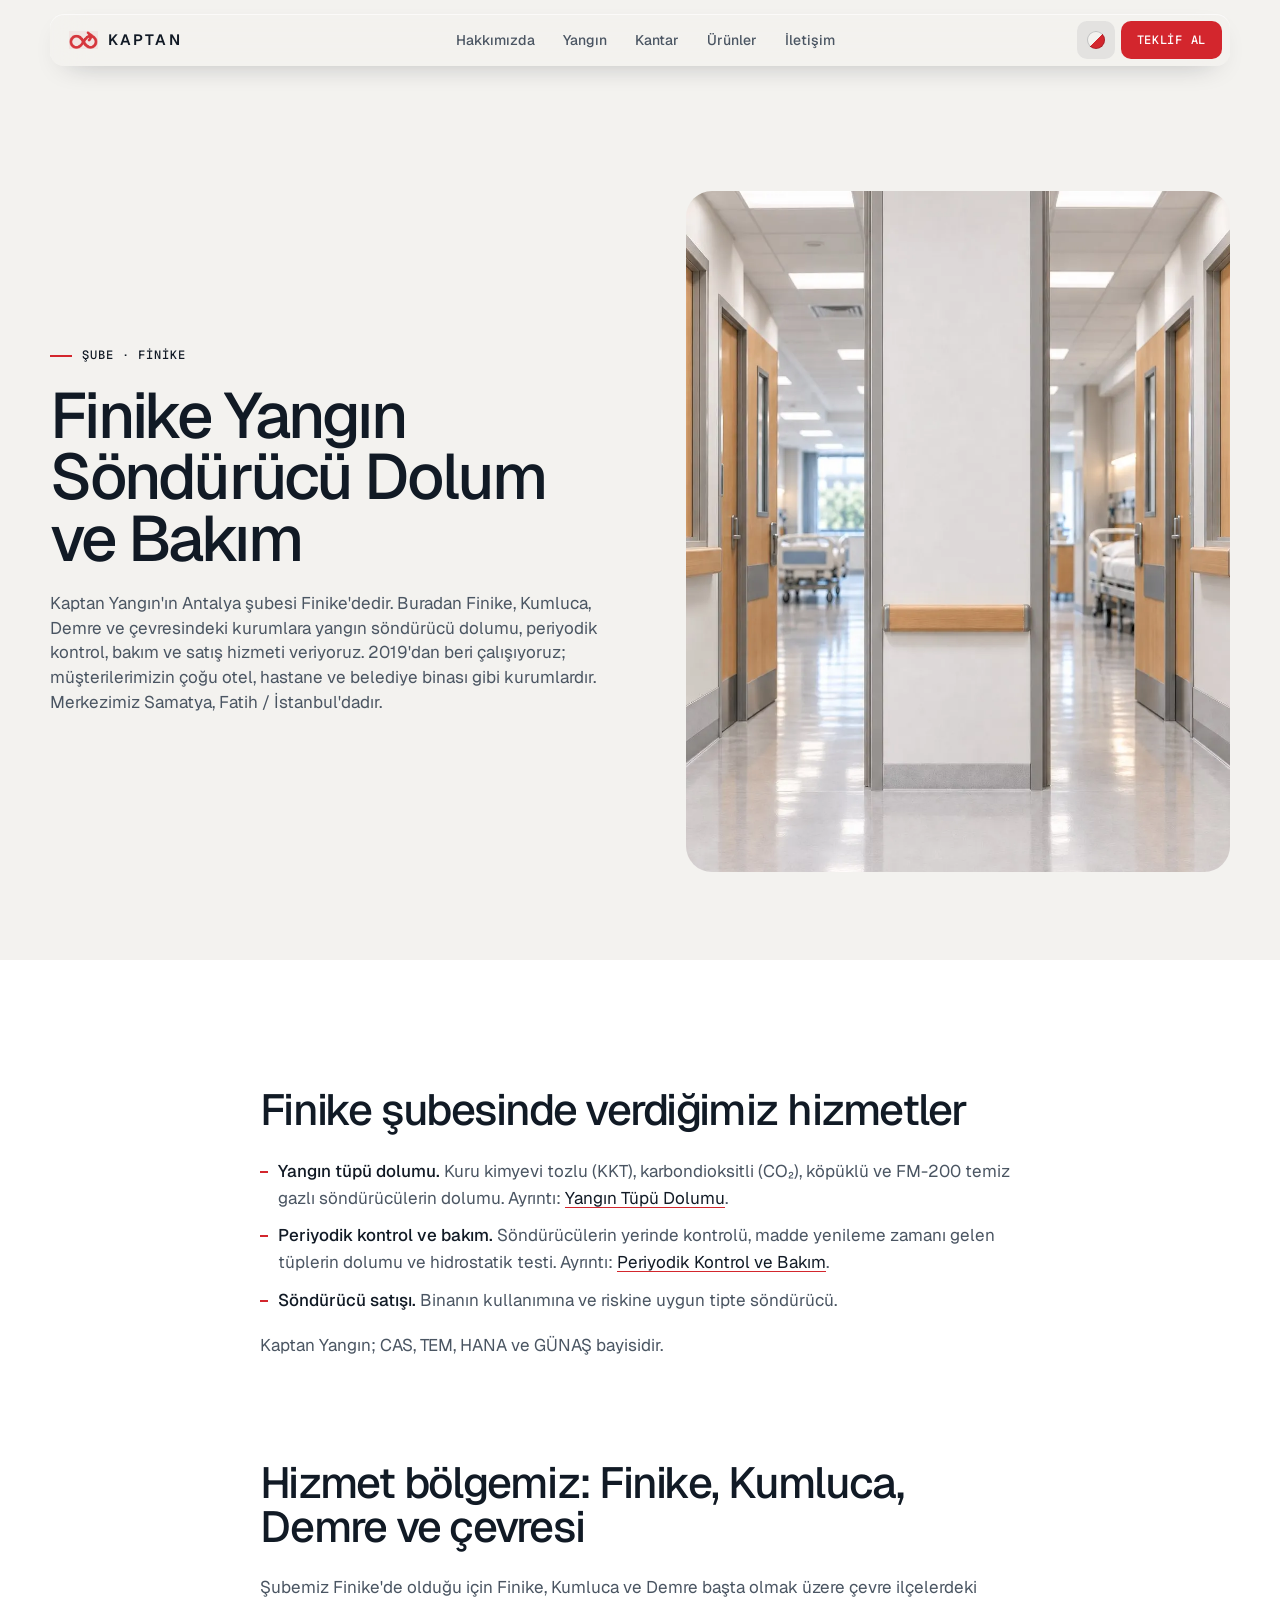
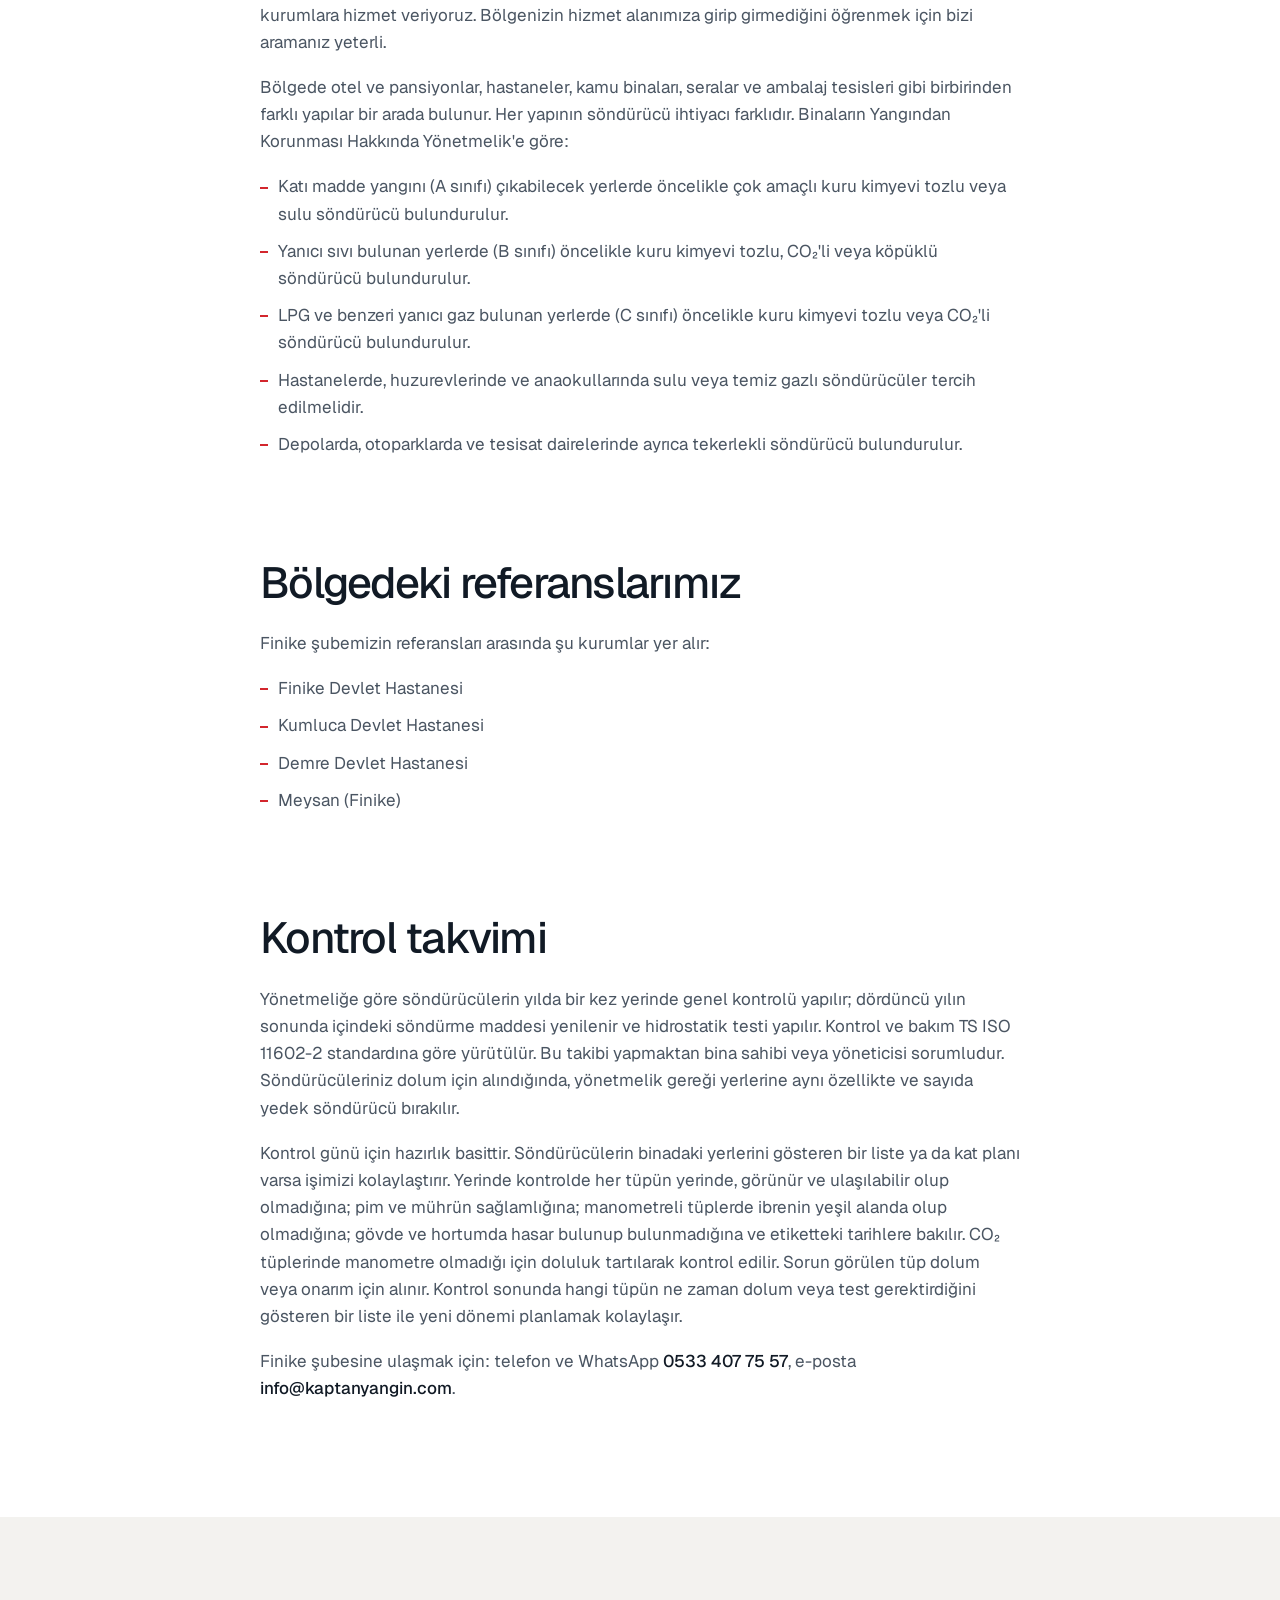
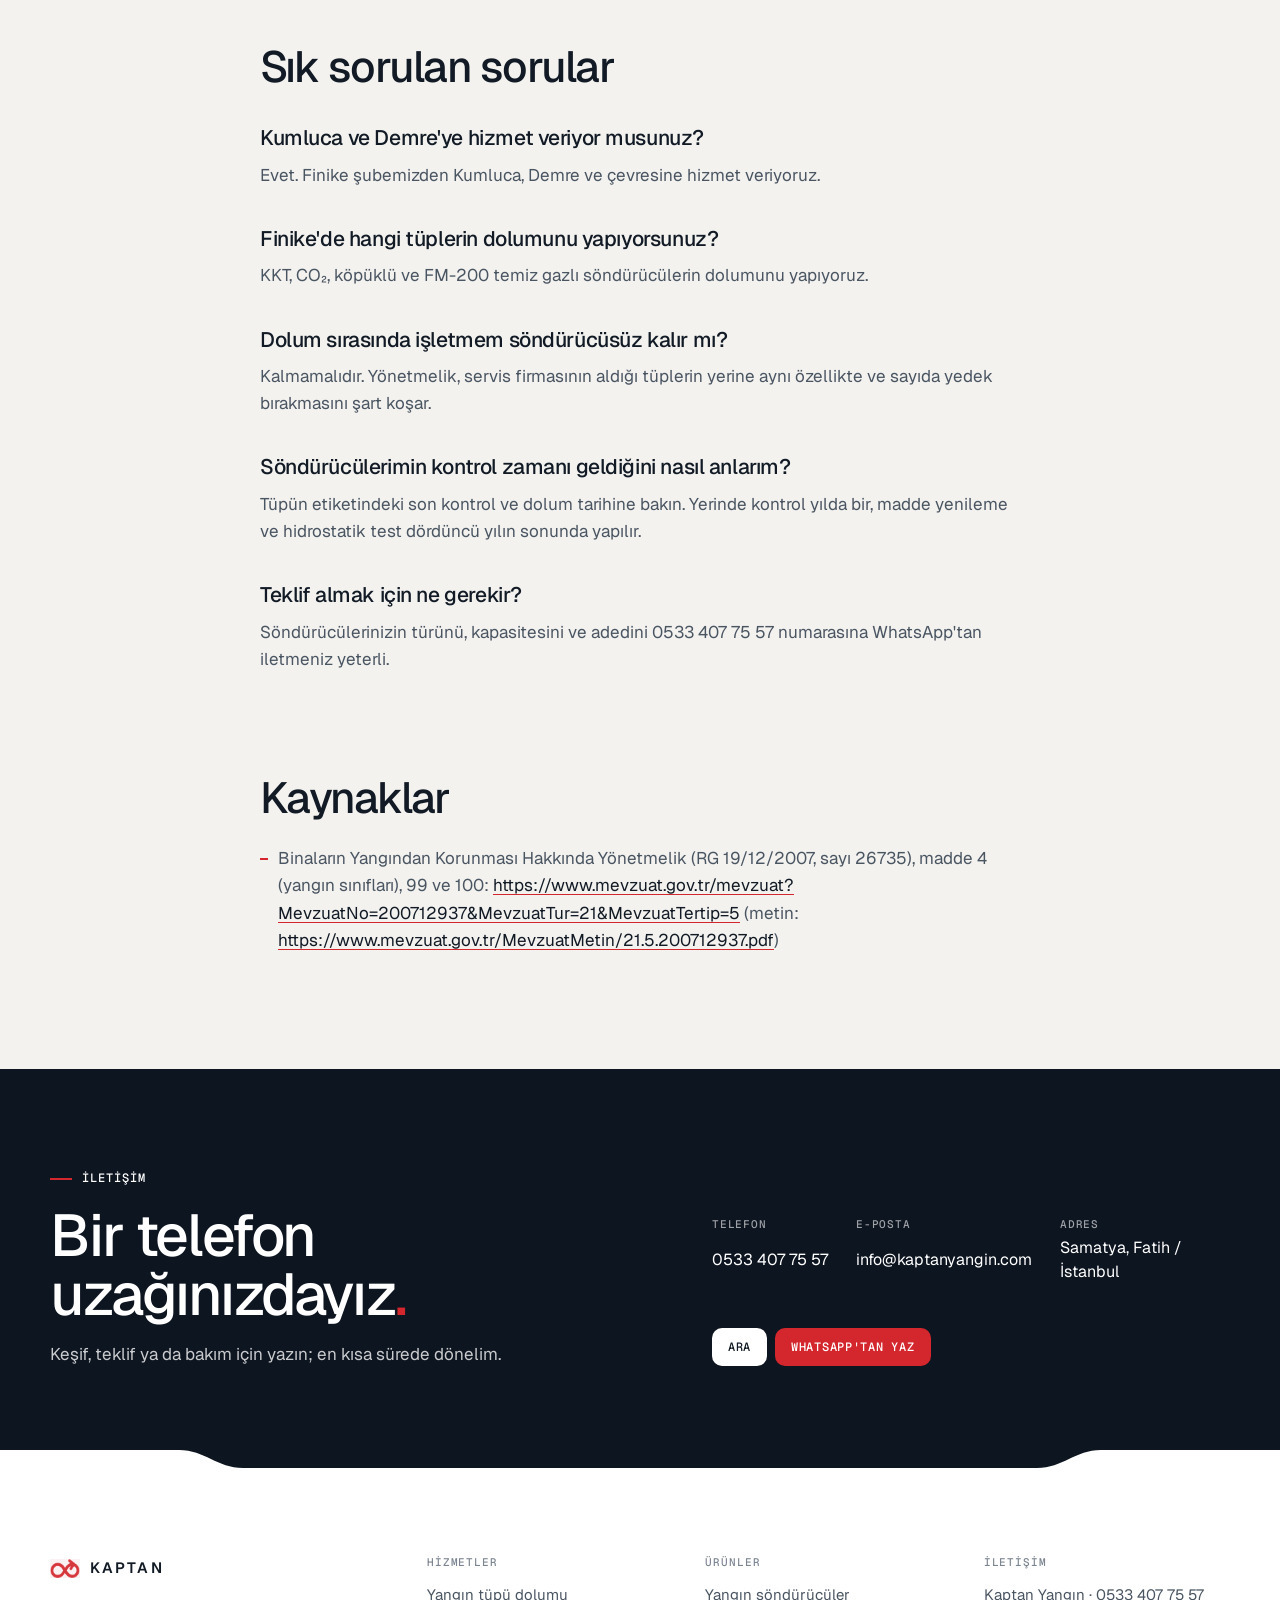
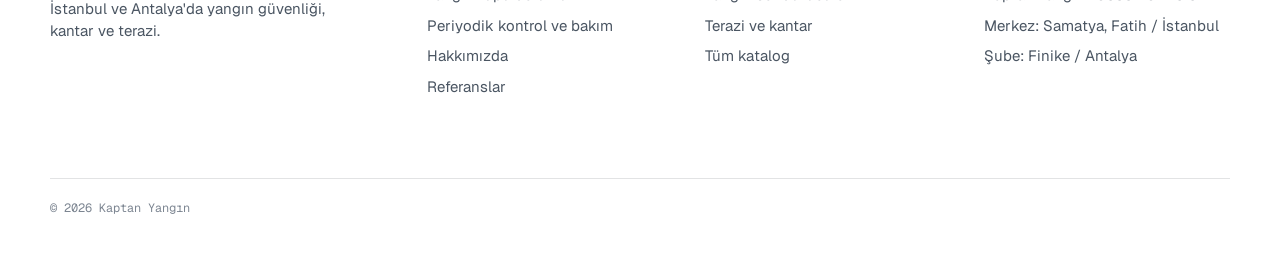
<file: antalya-finike.html>
<!doctype html>
<html lang="tr">
<head>
<meta charset="utf-8">
<meta name="viewport" content="width=device-width, initial-scale=1, viewport-fit=cover">
<title>Finike Yangın Söndürücü Dolum ve Bakım | Kaptan Yangın</title>
<meta name="description" content="Finike, Kumluca, Demre ve çevresinde yangın söndürücü dolumu, periyodik kontrol ve satış. Kaptan Yangın Finike / Antalya şubesi: 0533 407 75 57.">
<link rel="canonical" href="https://7kaptan.com/antalya-finike">
<link rel="icon" href="favicon.ico" sizes="48x48">
<link rel="icon" type="image/png" sizes="32x32" href="favicon-32.png">
<link rel="icon" type="image/png" sizes="192x192" href="ikon-192.png">
<link rel="apple-touch-icon" href="apple-touch-icon.png">
<meta property="og:type" content="website">
<meta property="og:site_name" content="Kaptan Yangın">
<meta property="og:title" content="Finike Yangın Söndürücü Dolum ve Bakım | Kaptan Yangın">
<meta property="og:description" content="Finike, Kumluca, Demre ve çevresinde yangın söndürücü dolumu, periyodik kontrol ve satış. Kaptan Yangın Finike / Antalya şubesi: 0533 407 75 57.">
<meta property="og:url" content="https://7kaptan.com/antalya-finike">
<meta property="og:locale" content="tr_TR">
<meta property="og:image" content="https://7kaptan.com/varlik/paylasim.jpg">
<meta property="og:image:width" content="1200">
<meta property="og:image:height" content="630">
<meta name="twitter:card" content="summary_large_image">
<script type="application/ld+json">
{
 "@context": "https://schema.org",
 "@graph": [
  {
   "@type": "BreadcrumbList",
   "itemListElement": [
    {
     "@type": "ListItem",
     "position": 1,
     "name": "Kaptan Yangın",
     "item": "https://7kaptan.com/"
    },
    {
     "@type": "ListItem",
     "position": 2,
     "name": "Finike Yangın Söndürücü Dolum ve Bakım",
     "item": "https://7kaptan.com/antalya-finike"
    }
   ]
  },
  {
   "@type": "Service",
   "name": "Finike Yangın Söndürücü Dolum ve Bakım",
   "provider": {
    "@id": "https://7kaptan.com/#org"
   },
   "url": "https://7kaptan.com/antalya-finike",
   "areaServed": [
    "İstanbul",
    "Antalya"
   ],
   "description": "Finike, Kumluca, Demre ve çevresinde yangın söndürücü dolumu, periyodik kontrol ve satış. Kaptan Yangın Finike / Antalya şubesi: 0533 407 75 57."
  }
 ]
}
</script>
<link rel="preconnect" href="https://fonts.googleapis.com">
<link rel="preconnect" href="https://fonts.gstatic.com" crossorigin>
<link rel="preload" as="style" href="https://fonts.googleapis.com/css2?family=Geist:wght@400;500;600&family=Geist+Mono:wght@400;500&display=swap" onload="this.onload=null;this.rel='stylesheet'"><noscript><link rel="preload" as="style" href="https://fonts.googleapis.com/css2?family=Geist:wght@400;500;600&family=Geist+Mono:wght@400;500&display=swap" onload="this.onload=null;this.rel='stylesheet'"><noscript><link rel="stylesheet" href="https://fonts.googleapis.com/css2?family=Geist:wght@400;500;600&family=Geist+Mono:wght@400;500&display=swap"></noscript></noscript>
<link rel="stylesheet" href="stil.css">
<script src="tema.js"></script>
</head>
<!-- Bu sayfa Araclar/seo-sayfalar.py ile Icerik/antalya-finike.md dosyasından üretilir; elle düzenleme yerine .md değiştirilir. -->
<body data-sayfa="antalya-finike">
<main>
  <section class="sayfa-bas hakk-bas" data-unsur="yangin">
    <div class="ic">
      <div><p class="etiket">Şube · Finike</p>
        <h1 class="dev bol" style="margin-top:22px;font-size:clamp(40px,5vw,84px)">Finike Yangın Söndürücü Dolum ve Bakım</h1>
        <p class="giris">Kaptan Yangın'ın Antalya şubesi Finike'dedir. Buradan Finike, Kumluca, Demre ve çevresindeki kurumlara yangın söndürücü dolumu, periyodik kontrol, bakım ve satış hizmeti veriyoruz. 2019'dan beri çalışıyoruz; müşterilerimizin çoğu otel, hastane ve belediye binası gibi kurumlardır. Merkezimiz Samatya, Fatih / İstanbul'dadır.</p></div>
      <div class="resim"><img src="gorsel/T2-hastane-dikey-bos.webp" alt="Hastane koridoru" style="object-position:50% 50%"></div>
    </div>
  </section>
  <section class="kesinti">
    <div class="ic yazi-sutun"><h2 class="baslik bol">Finike şubesinde verdiğimiz hizmetler</h2><ul><li><b>Yangın tüpü dolumu.</b> Kuru kimyevi tozlu (KKT), karbondioksitli (CO₂), köpüklü ve FM-200 temiz gazlı söndürücülerin dolumu. Ayrıntı: <a href="/yangin-tupu-dolum">Yangın Tüpü Dolumu</a>.</li><li><b>Periyodik kontrol ve bakım.</b> Söndürücülerin yerinde kontrolü, madde yenileme zamanı gelen tüplerin dolumu ve hidrostatik testi. Ayrıntı: <a href="/yangin-sondurucu-bakim">Periyodik Kontrol ve Bakım</a>.</li><li><b>Söndürücü satışı.</b> Binanın kullanımına ve riskine uygun tipte söndürücü.</li></ul><p>Kaptan Yangın; CAS, TEM, HANA ve GÜNAŞ bayisidir.</p><h2 class="baslik bol">Hizmet bölgemiz: Finike, Kumluca, Demre ve çevresi</h2><p>Şubemiz Finike'de olduğu için Finike, Kumluca ve Demre başta olmak üzere çevre ilçelerdeki kurumlara hizmet veriyoruz. Bölgenizin hizmet alanımıza girip girmediğini öğrenmek için bizi aramanız yeterli.</p><p>Bölgede otel ve pansiyonlar, hastaneler, kamu binaları, seralar ve ambalaj tesisleri gibi birbirinden farklı yapılar bir arada bulunur. Her yapının söndürücü ihtiyacı farklıdır. Binaların Yangından Korunması Hakkında Yönetmelik'e göre:</p><ul><li>Katı madde yangını (A sınıfı) çıkabilecek yerlerde öncelikle çok amaçlı kuru kimyevi tozlu veya sulu söndürücü bulundurulur.</li><li>Yanıcı sıvı bulunan yerlerde (B sınıfı) öncelikle kuru kimyevi tozlu, CO₂'li veya köpüklü söndürücü bulundurulur.</li><li>LPG ve benzeri yanıcı gaz bulunan yerlerde (C sınıfı) öncelikle kuru kimyevi tozlu veya CO₂'li söndürücü bulundurulur.</li><li>Hastanelerde, huzurevlerinde ve anaokullarında sulu veya temiz gazlı söndürücüler tercih edilmelidir.</li><li>Depolarda, otoparklarda ve tesisat dairelerinde ayrıca tekerlekli söndürücü bulundurulur.</li></ul><h2 class="baslik bol">Bölgedeki referanslarımız</h2><p>Finike şubemizin referansları arasında şu kurumlar yer alır:</p><ul><li>Finike Devlet Hastanesi</li><li>Kumluca Devlet Hastanesi</li><li>Demre Devlet Hastanesi</li><li>Meysan (Finike)</li></ul><h2 class="baslik bol">Kontrol takvimi</h2><p>Yönetmeliğe göre söndürücülerin yılda bir kez yerinde genel kontrolü yapılır; dördüncü yılın sonunda içindeki söndürme maddesi yenilenir ve hidrostatik testi yapılır. Kontrol ve bakım TS ISO 11602-2 standardına göre yürütülür. Bu takibi yapmaktan bina sahibi veya yöneticisi sorumludur. Söndürücüleriniz dolum için alındığında, yönetmelik gereği yerlerine aynı özellikte ve sayıda yedek söndürücü bırakılır.</p><p>Kontrol günü için hazırlık basittir. Söndürücülerin binadaki yerlerini gösteren bir liste ya da kat planı varsa işimizi kolaylaştırır. Yerinde kontrolde her tüpün yerinde, görünür ve ulaşılabilir olup olmadığına; pim ve mührün sağlamlığına; manometreli tüplerde ibrenin yeşil alanda olup olmadığına; gövde ve hortumda hasar bulunup bulunmadığına ve etiketteki tarihlere bakılır. CO₂ tüplerinde manometre olmadığı için doluluk tartılarak kontrol edilir. Sorun görülen tüp dolum veya onarım için alınır. Kontrol sonunda hangi tüpün ne zaman dolum veya test gerektirdiğini gösteren bir liste ile yeni dönemi planlamak kolaylaşır.</p><p>Finike şubesine ulaşmak için: telefon ve WhatsApp <b>0533 407 75 57</b>, e-posta <b>info@kaptanyangin.com</b>.</p></div>
  </section>
  <section class="kesinti gri">
    <div class="ic yazi-sutun"><h2 class="baslik bol">Sık sorulan sorular</h2><h3>Kumluca ve Demre'ye hizmet veriyor musunuz?</h3><p>Evet. Finike şubemizden Kumluca, Demre ve çevresine hizmet veriyoruz.</p><h3>Finike'de hangi tüplerin dolumunu yapıyorsunuz?</h3><p>KKT, CO₂, köpüklü ve FM-200 temiz gazlı söndürücülerin dolumunu yapıyoruz.</p><h3>Dolum sırasında işletmem söndürücüsüz kalır mı?</h3><p>Kalmamalıdır. Yönetmelik, servis firmasının aldığı tüplerin yerine aynı özellikte ve sayıda yedek bırakmasını şart koşar.</p><h3>Söndürücülerimin kontrol zamanı geldiğini nasıl anlarım?</h3><p>Tüpün etiketindeki son kontrol ve dolum tarihine bakın. Yerinde kontrol yılda bir, madde yenileme ve hidrostatik test dördüncü yılın sonunda yapılır.</p><h3>Teklif almak için ne gerekir?</h3><p>Söndürücülerinizin türünü, kapasitesini ve adedini 0533 407 75 57 numarasına WhatsApp'tan iletmeniz yeterli.</p><h2 class="baslik bol">Kaynaklar</h2><ul><li>Binaların Yangından Korunması Hakkında Yönetmelik (RG 19/12/2007, sayı 26735), madde 4 (yangın sınıfları), 99 ve 100: <a href="https://www.mevzuat.gov.tr/mevzuat?MevzuatNo=200712937&amp;MevzuatTur=21&amp;MevzuatTertip=5" rel="noopener">https://www.mevzuat.gov.tr/mevzuat?MevzuatNo=200712937&amp;MevzuatTur=21&amp;MevzuatTertip=5</a> (metin: <a href="https://www.mevzuat.gov.tr/MevzuatMetin/21.5.200712937.pdf" rel="noopener">https://www.mevzuat.gov.tr/MevzuatMetin/21.5.200712937.pdf</a>)</li></ul></div>
  </section>
</main>
<!--ALT-->
<footer class="alt">
  <div class="kapak"><span class="duz"></span><span class="egri"></span><span class="orta"></span><span class="egri ters"></span><span class="duz"></span></div>
  <div class="ic">
    <div><a class="logo" href="./"><i></i>KAPTAN</a><p style="margin-top:18px;max-width:280px">İstanbul ve Antalya'da yangın güvenliği, kantar ve terazi.</p></div>
    <div><h5>Hizmetler</h5><a href="yangin-tupu-dolum">Yangın tüpü dolumu</a><a href="yangin-sondurucu-bakim">Periyodik kontrol ve bakım</a><a href="hakkimizda">Hakkımızda</a><a href="hakkimizda#kurumlar">Referanslar</a></div>
    <div><h5>Ürünler</h5><a href="yangin-sondurucu">Yangın söndürücüler</a><a href="terazi-kantar">Terazi ve kantar</a><a href="magaza/">Tüm katalog</a></div>
    <div><h5>İletişim</h5><p>Kaptan Yangın · 0533 407 75 57</p><a href="istanbul-fatih">Merkez: Samatya, Fatih / İstanbul</a><a href="antalya-finike">Şube: Finike / Antalya</a></div>
    <p class="kucuk">© 2026 Kaptan Yangın</p>
  </div>
</footer>
<!--/ALT-->
<script src="katalog.js"></script>
<script src="ortak.js"></script>
<script src="magaza.js"></script>
</body>
</html>
</file>
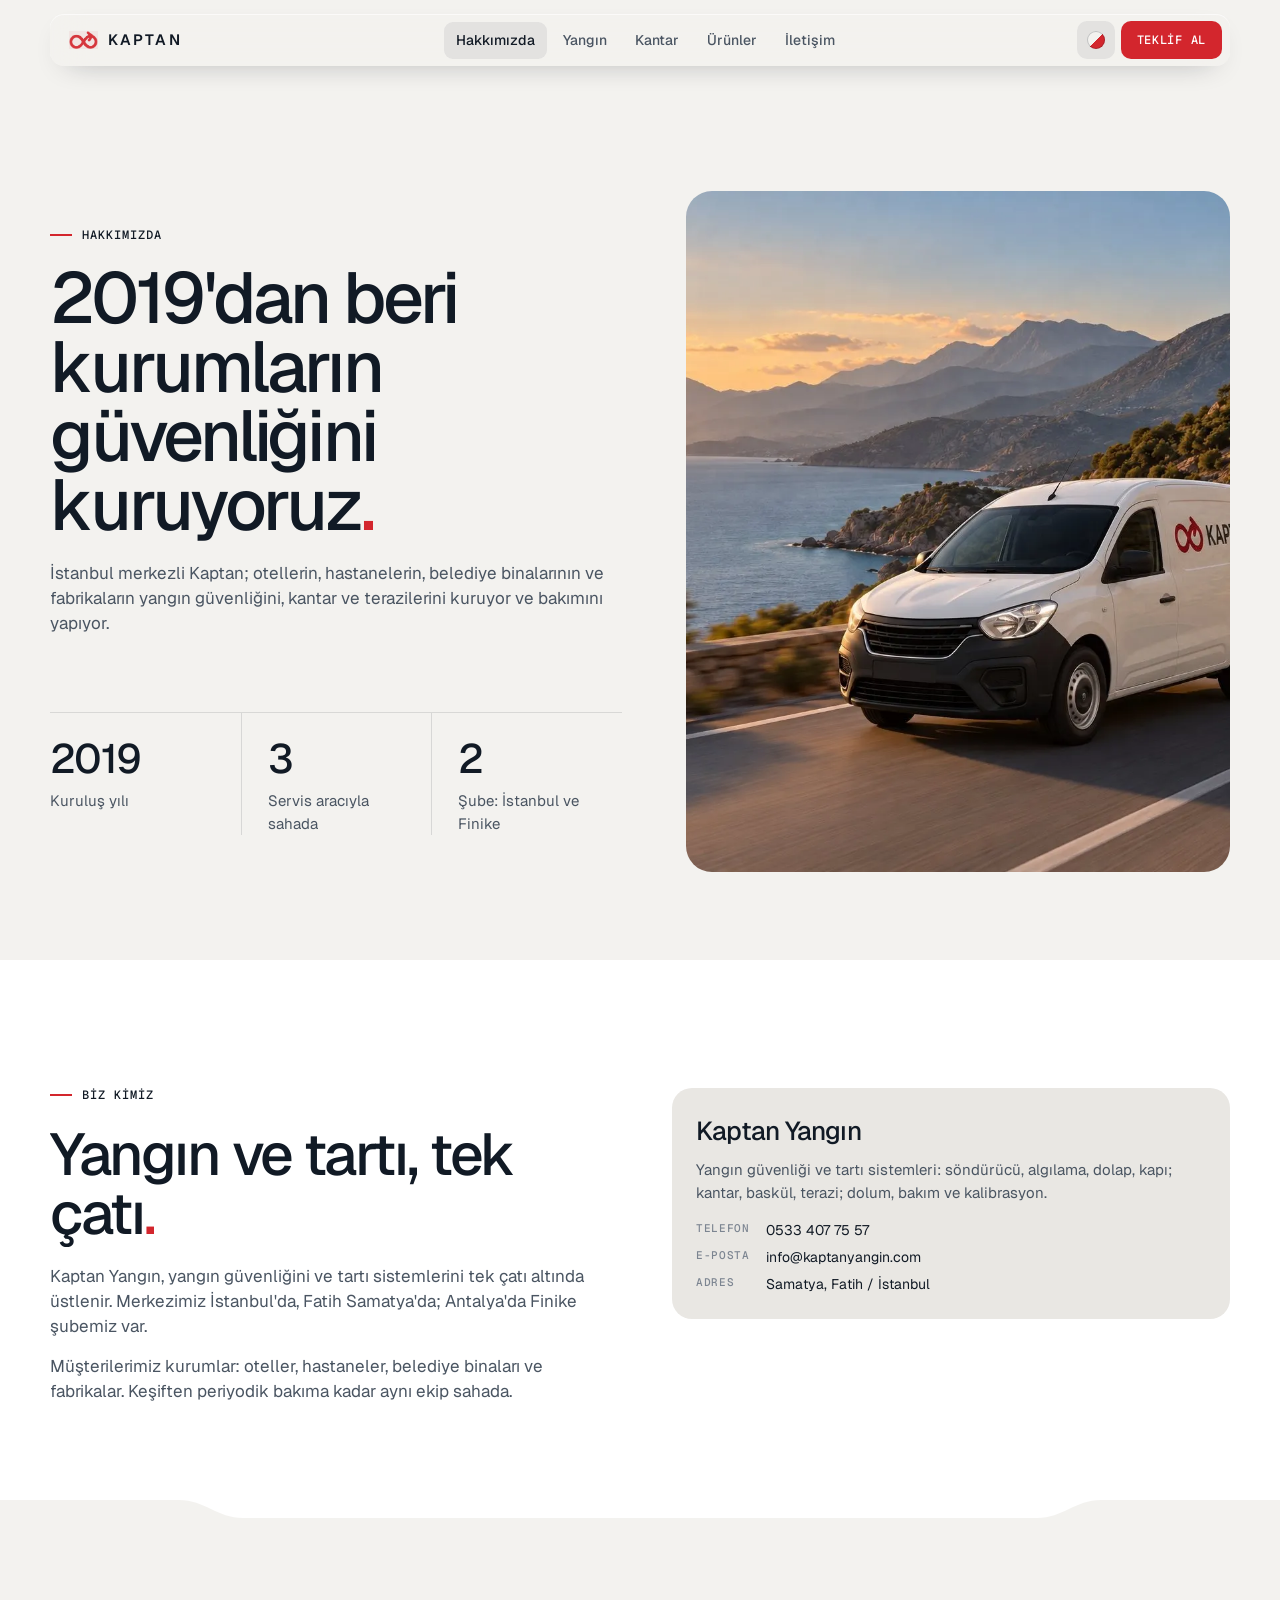
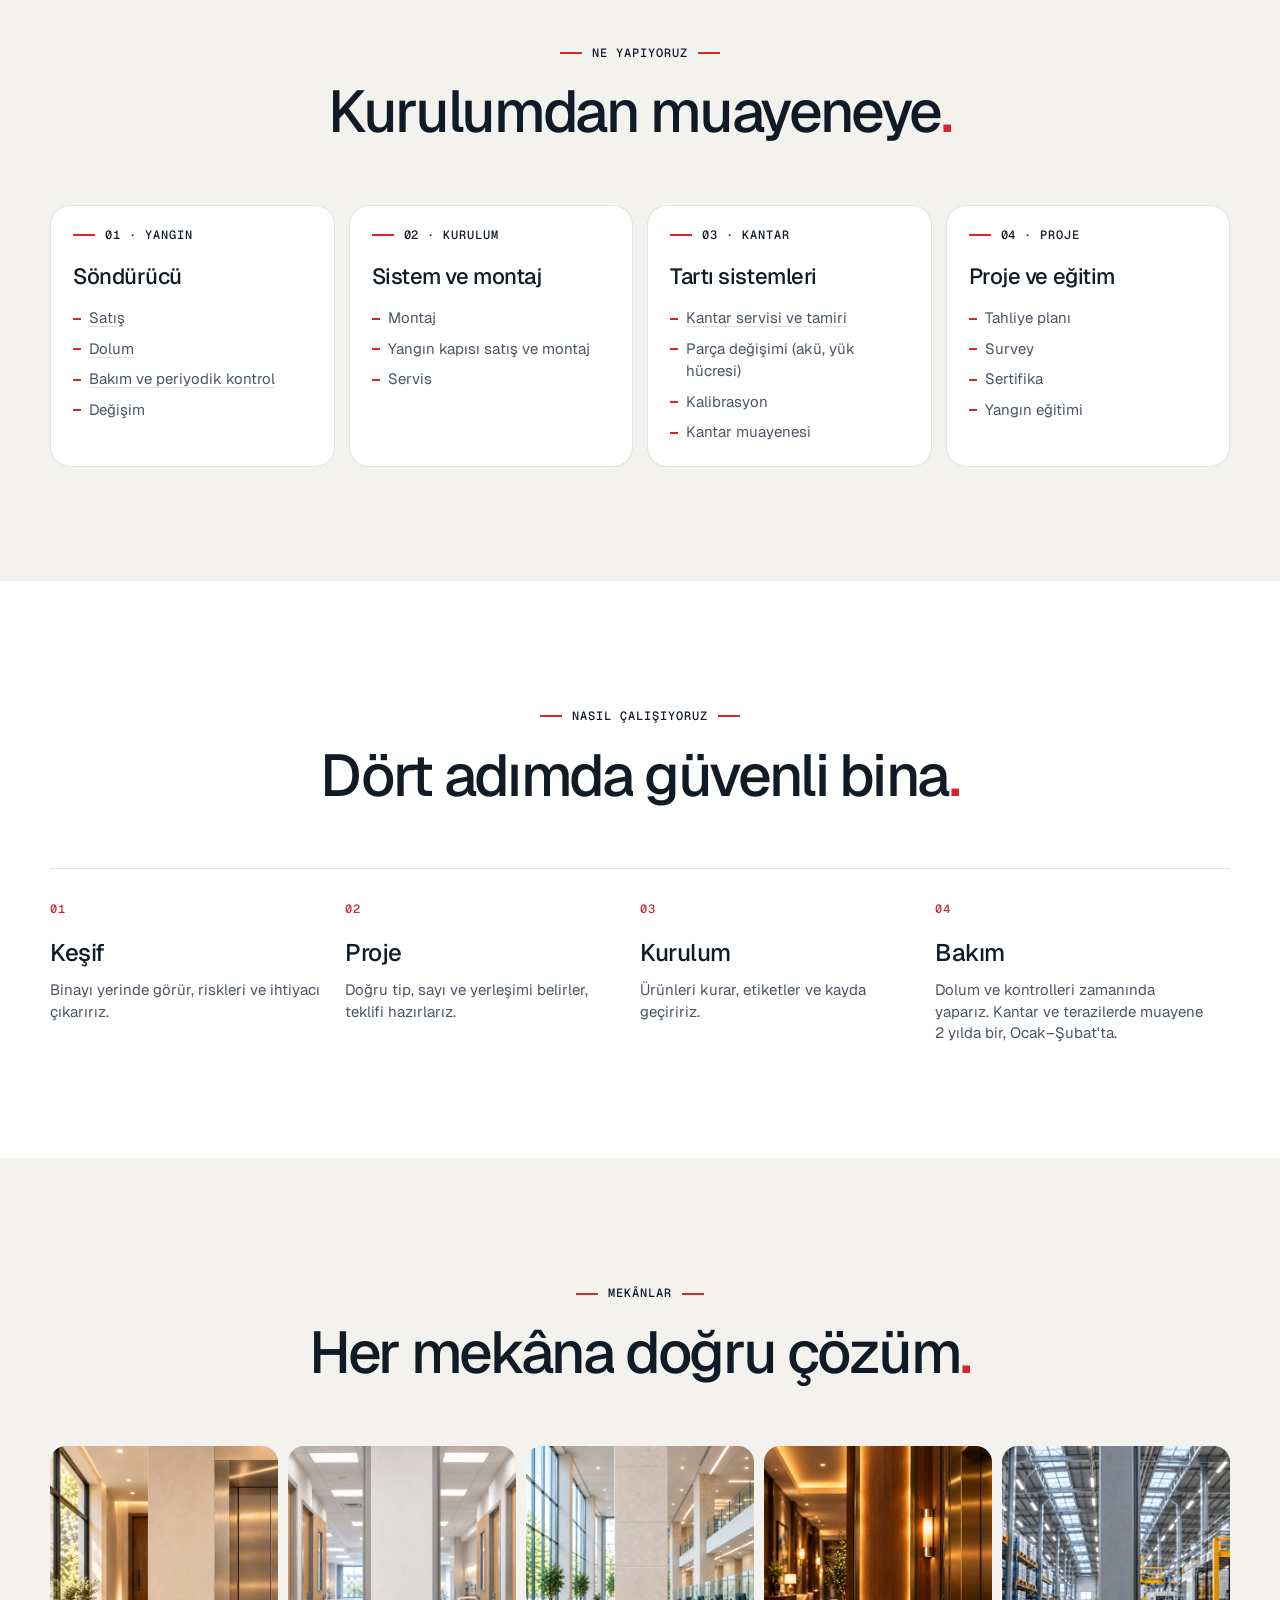
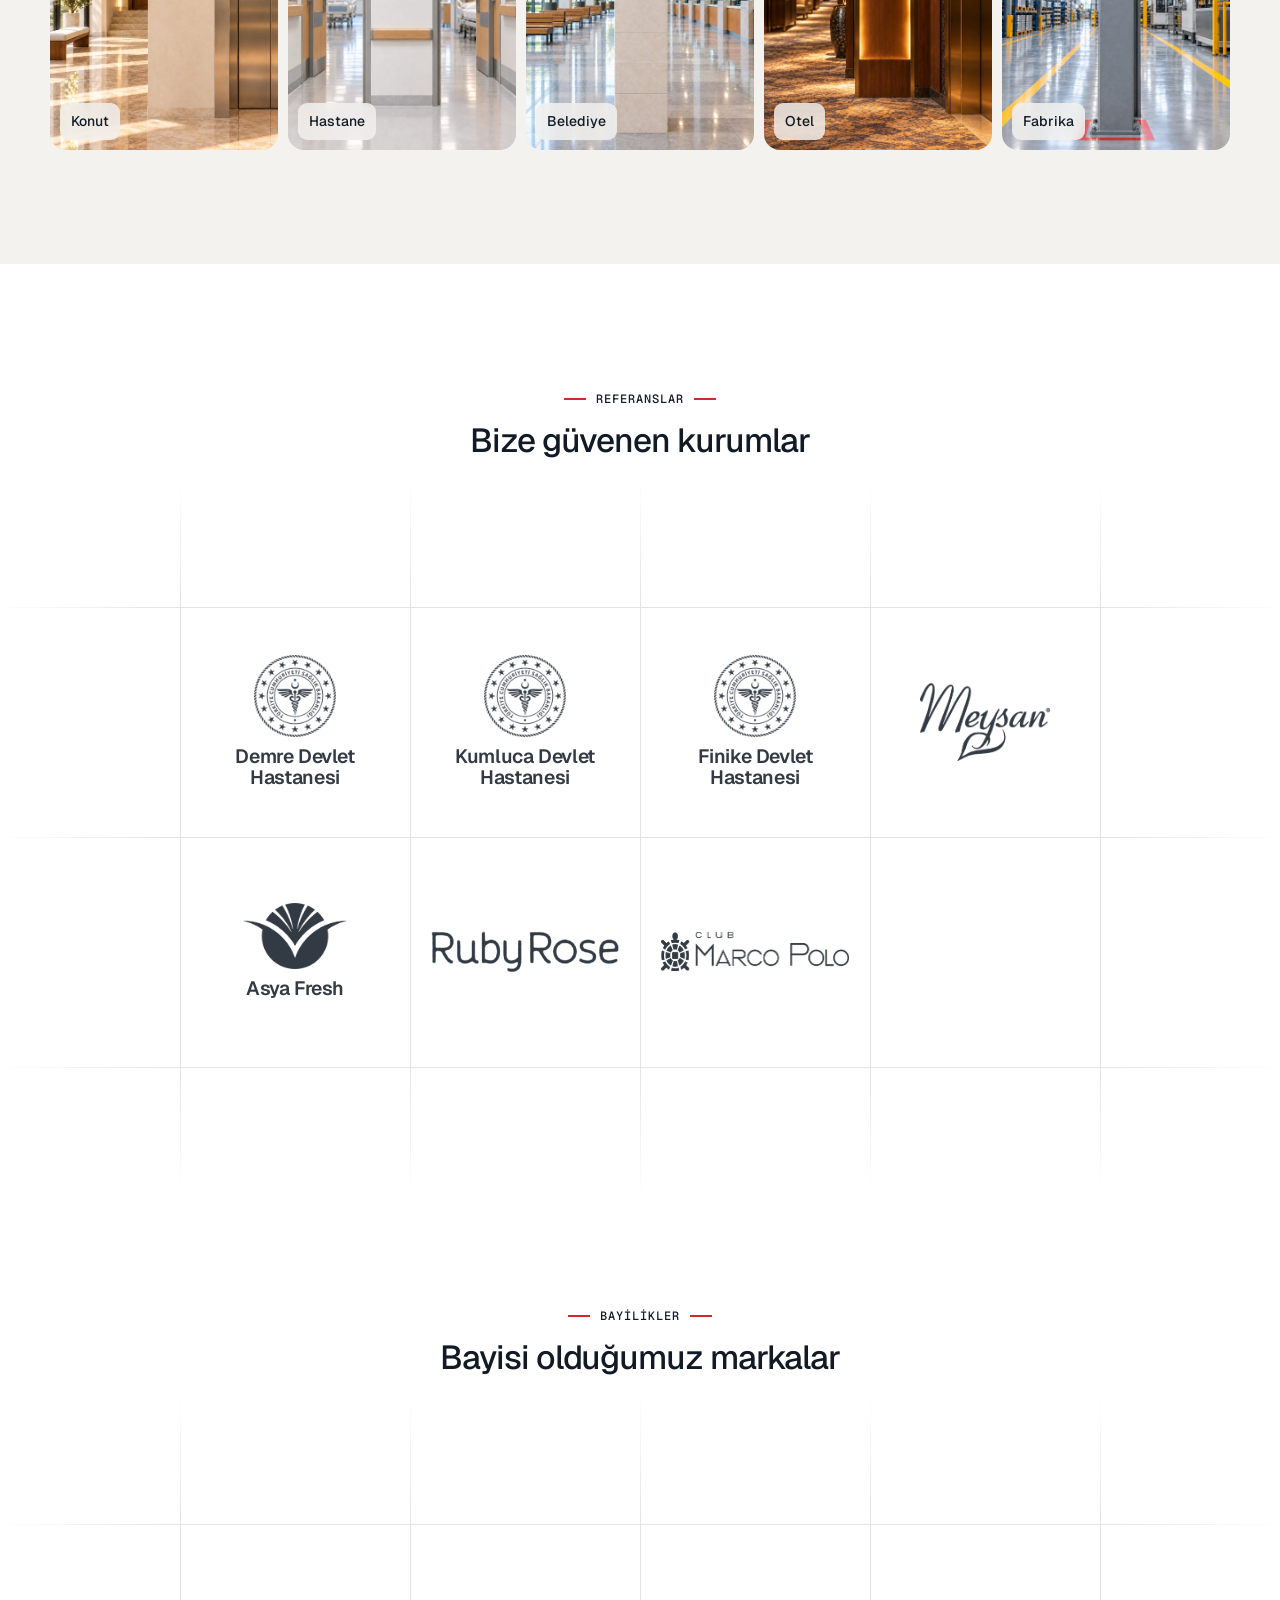
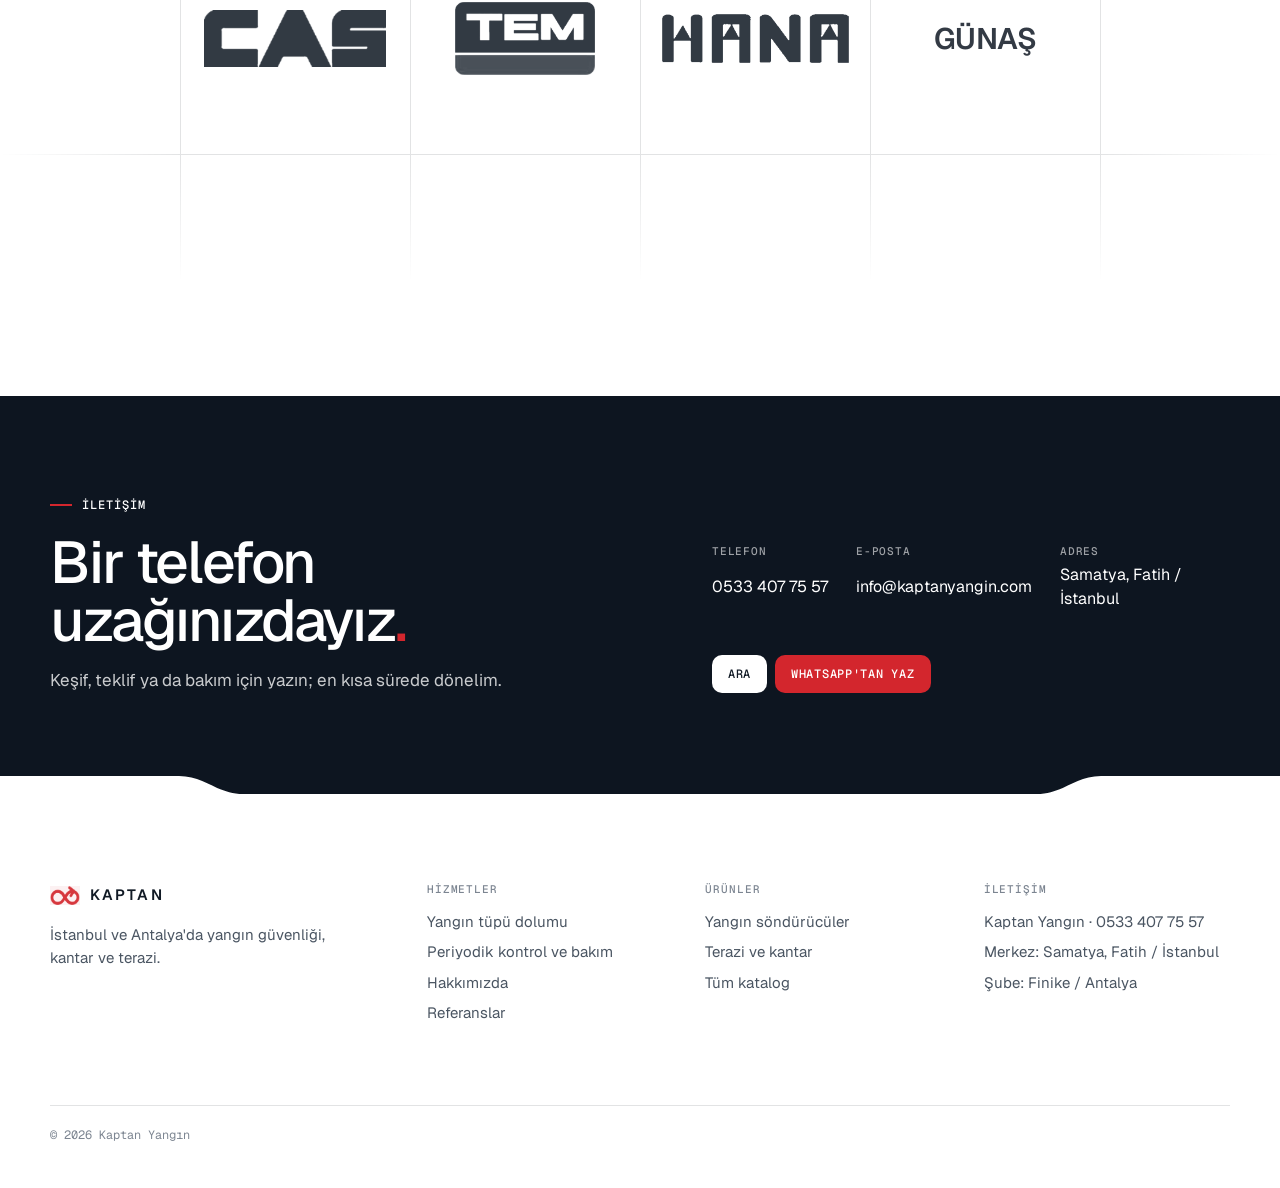
<file: hakkimizda.html>
<!doctype html>
<html lang="tr">
<head>
<meta charset="utf-8">
<meta name="viewport" content="width=device-width, initial-scale=1, viewport-fit=cover">
<title>Hakkımızda | Kaptan Yangın</title>
<meta name="description" content="Kaptan Yangın: yangın güvenliği ve tartı sistemleri tek çatı altında. Merkez Samatya, Fatih / İstanbul; şube Finike / Antalya.">
<link rel="canonical" href="https://7kaptan.com/hakkimizda">
<link rel="icon" href="favicon.ico" sizes="48x48">
<link rel="icon" type="image/png" sizes="32x32" href="favicon-32.png">
<link rel="icon" type="image/png" sizes="192x192" href="ikon-192.png">
<link rel="apple-touch-icon" href="apple-touch-icon.png">
<meta property="og:type" content="website">
<meta property="og:site_name" content="Kaptan Yangın">
<meta property="og:title" content="Hakkımızda | Kaptan Yangın">
<meta property="og:url" content="https://7kaptan.com/hakkimizda">
<meta property="og:locale" content="tr_TR">
<meta property="og:image" content="https://7kaptan.com/varlik/paylasim.jpg">
<meta property="og:image:width" content="1200">
<meta property="og:image:height" content="630">
<meta name="twitter:card" content="summary_large_image">
<link rel="preconnect" href="https://fonts.googleapis.com">
<link rel="preconnect" href="https://fonts.gstatic.com" crossorigin>
<link rel="preload" as="style" href="https://fonts.googleapis.com/css2?family=Geist:wght@400;500;600&family=Geist+Mono:wght@400;500&display=swap" onload="this.onload=null;this.rel='stylesheet'"><noscript><link rel="preload" as="style" href="https://fonts.googleapis.com/css2?family=Geist:wght@400;500;600&family=Geist+Mono:wght@400;500&display=swap" onload="this.onload=null;this.rel='stylesheet'"><noscript><link rel="stylesheet" href="https://fonts.googleapis.com/css2?family=Geist:wght@400;500;600&family=Geist+Mono:wght@400;500&display=swap"></noscript></noscript>
<link rel="stylesheet" href="stil.css">
<script src="tema.js"></script>
</head>
<body data-sayfa="hakkimizda">
<main>
  <section class="sayfa-bas hakk-bas" data-unsur="insaat">
    <div class="ic">
      <div><p class="etiket">Hakkımızda</p>
        <h1 class="dev bol" style="margin-top:22px;font-size:clamp(42px,5.6vw,92px)">2019'dan beri kurumların güvenliğini kuruyoruz.</h1>
        <p class="giris">İstanbul merkezli Kaptan; otellerin, hastanelerin, belediye binalarının ve fabrikaların yangın güvenliğini, kantar ve terazilerini kuruyor ve bakımını yapıyor.</p>
        <div class="gercekler" style="grid-template-columns:repeat(3,minmax(0,1fr))">
          <div><b>2019</b><span>Kuruluş yılı</span></div><div><b>3</b><span>Servis aracıyla sahada</span></div><div><b>2</b><span>Şube: İstanbul ve Finike</span></div>
        </div></div>
      <div class="resim"><img src="gorsel/I17-iletisim.webp" alt="Kaptan servis aracı sahil yolunda"></div>
    </div>
  </section>

  <section class="kesinti" data-unsur="insaat">
    <div class="ic iki-sutun">
      <div><p class="etiket">Biz kimiz</p><h2 class="baslik bol" style="margin-top:22px">Yangın ve tartı, tek çatı.</h2>
        <p class="giris" style="margin-top:22px">Kaptan Yangın, yangın güvenliğini ve tartı sistemlerini tek çatı altında üstlenir. Merkezimiz İstanbul'da, Fatih Samatya'da; Antalya'da Finike şubemiz var.</p>
        <p class="giris">Müşterilerimiz kurumlar: oteller, hastaneler, belediye binaları ve fabrikalar. Keşiften periyodik bakıma kadar aynı ekip sahada.</p></div>
      <div class="firmalar" id="firmalar"></div>
    </div>
  </section>

  <section class="kesinti gri" data-unsur="yangin">
    <div class="kapak"><span class="duz"></span><span class="egri"></span><span class="orta"></span><span class="egri ters"></span><span class="duz"></span></div>
    <div class="ic">
      <div class="ortali"><p class="etiket">Ne yapıyoruz</p><h2 class="baslik bol" style="margin-top:22px">Kurulumdan muayeneye.</h2></div>
      <div class="hizmetler">
        <div class="hizmet"><p class="etiket">01 · Yangın</p><h3>Söndürücü</h3><ul><li><a href="yangin-sondurucu">Satış</a></li><li><a href="yangin-tupu-dolum">Dolum</a></li><li><a href="yangin-sondurucu-bakim">Bakım ve periyodik kontrol</a></li><li>Değişim</li></ul></div>
        <div class="hizmet"><p class="etiket">02 · Kurulum</p><h3>Sistem ve montaj</h3><ul><li>Montaj</li><li>Yangın kapısı satış ve montaj</li><li>Servis</li></ul></div>
        <div class="hizmet" data-unsur="kantar"><p class="etiket">03 · Kantar</p><h3>Tartı sistemleri</h3><ul><li><a href="terazi-kantar">Kantar servisi ve tamiri</a></li><li>Parça değişimi (akü, yük hücresi)</li><li>Kalibrasyon</li><li>Kantar muayenesi</li></ul></div>
        <div class="hizmet"><p class="etiket">04 · Proje</p><h3>Proje ve eğitim</h3><ul><li>Tahliye planı</li><li>Survey</li><li>Sertifika</li><li>Yangın eğitimi</li></ul></div>
      </div>
    </div>
  </section>

  <section class="kesinti" data-unsur="yangin">
    <div class="ic">
      <div class="ortali"><p class="etiket">Nasıl çalışıyoruz</p><h2 class="baslik bol" style="margin-top:22px">Dört adımda güvenli bina.</h2></div>
      <div class="adim-izi">
        <div><b>01</b><h3>Keşif</h3><p>Binayı yerinde görür, riskleri ve ihtiyacı çıkarırız.</p></div>
        <div><b>02</b><h3>Proje</h3><p>Doğru tip, sayı ve yerleşimi belirler, teklifi hazırlarız.</p></div>
        <div><b>03</b><h3>Kurulum</h3><p>Ürünleri kurar, etiketler ve kayda geçiririz.</p></div>
        <div><b>04</b><h3>Bakım</h3><p>Dolum ve kontrolleri zamanında yaparız. Kantar ve terazilerde muayene 2 yılda bir, Ocak–Şubat'ta.</p></div>
      </div>
    </div>
  </section>

  <section class="kesinti gri" data-unsur="yangin">
    <div class="ic">
      <div class="ortali"><p class="etiket">Mekânlar</p><h2 class="baslik bol" style="margin-top:22px">Her mekâna doğru çözüm.</h2></div>
      <div class="mekan-izgara">
        <figure><img src="gorsel/T1-konut-dikey-bos.webp" alt="" loading="lazy"><figcaption>Konut</figcaption></figure>
        <figure><img src="gorsel/T2-hastane-dikey-bos.webp" alt="" loading="lazy"><figcaption>Hastane</figcaption></figure>
        <figure><img src="gorsel/T3-belediye-dikey-bos.webp" alt="" loading="lazy"><figcaption>Belediye</figcaption></figure>
        <figure><img src="gorsel/T4-otel-dikey-bos.webp" alt="" loading="lazy"><figcaption>Otel</figcaption></figure>
        <figure><img src="gorsel/T5-fabrika-dikey-bos.webp" alt="" loading="lazy"><figcaption>Fabrika</figcaption></figure>
      </div>
    </div>
  </section>

  <section class="kesinti" id="kurumlar" data-unsur="yangin">
    <div class="ic">
      <div class="ortali"><p class="etiket">Referanslar</p><h2 class="ara-baslik bol" style="margin-top:18px">Bize güvenen kurumlar</h2></div>
      <div class="marka-izgara" data-izgara="kurum"></div>
      <div class="bayi-blok">
        <div class="ortali"><p class="etiket">Bayilikler</p><h3 class="ara-baslik bol" style="margin-top:18px">Bayisi olduğumuz markalar</h3></div>
        <div class="marka-izgara" data-izgara="bayi"></div>
      </div>
    </div>
  </section>
</main>
<!--ALT-->
<footer class="alt">
  <div class="kapak"><span class="duz"></span><span class="egri"></span><span class="orta"></span><span class="egri ters"></span><span class="duz"></span></div>
  <div class="ic">
    <div><a class="logo" href="./"><i></i>KAPTAN</a><p style="margin-top:18px;max-width:280px">İstanbul ve Antalya'da yangın güvenliği, kantar ve terazi.</p></div>
    <div><h5>Hizmetler</h5><a href="yangin-tupu-dolum">Yangın tüpü dolumu</a><a href="yangin-sondurucu-bakim">Periyodik kontrol ve bakım</a><a href="hakkimizda">Hakkımızda</a><a href="hakkimizda#kurumlar">Referanslar</a></div>
    <div><h5>Ürünler</h5><a href="yangin-sondurucu">Yangın söndürücüler</a><a href="terazi-kantar">Terazi ve kantar</a><a href="magaza/">Tüm katalog</a></div>
    <div><h5>İletişim</h5><p>Kaptan Yangın · 0533 407 75 57</p><a href="istanbul-fatih">Merkez: Samatya, Fatih / İstanbul</a><a href="antalya-finike">Şube: Finike / Antalya</a></div>
    <p class="kucuk">© 2026 Kaptan Yangın</p>
  </div>
</footer>
<!--/ALT-->
<script src="katalog.js"></script>
<script src="ortak.js"></script>
<script>
document.getElementById("firmalar").innerHTML = KATALOG.kurumlar.map((k) => `<div class="firma-kart"><h3>${k.ad}</h3><p>Yangın güvenliği ve tartı sistemleri: söndürücü, algılama, dolap, kapı; kantar, baskül, terazi; dolum, bakım ve kalibrasyon.</p>
  <dl><dt>Telefon</dt><dd>${k.telefon}</dd>${k.eposta ? `<dt>E-posta</dt><dd>${k.eposta}</dd>` : ""}<dt>Adres</dt><dd>${k.adres}</dd></dl></div>`).join("");
</script>
<script src="magaza.js"></script>
</body>
</html>
</file>
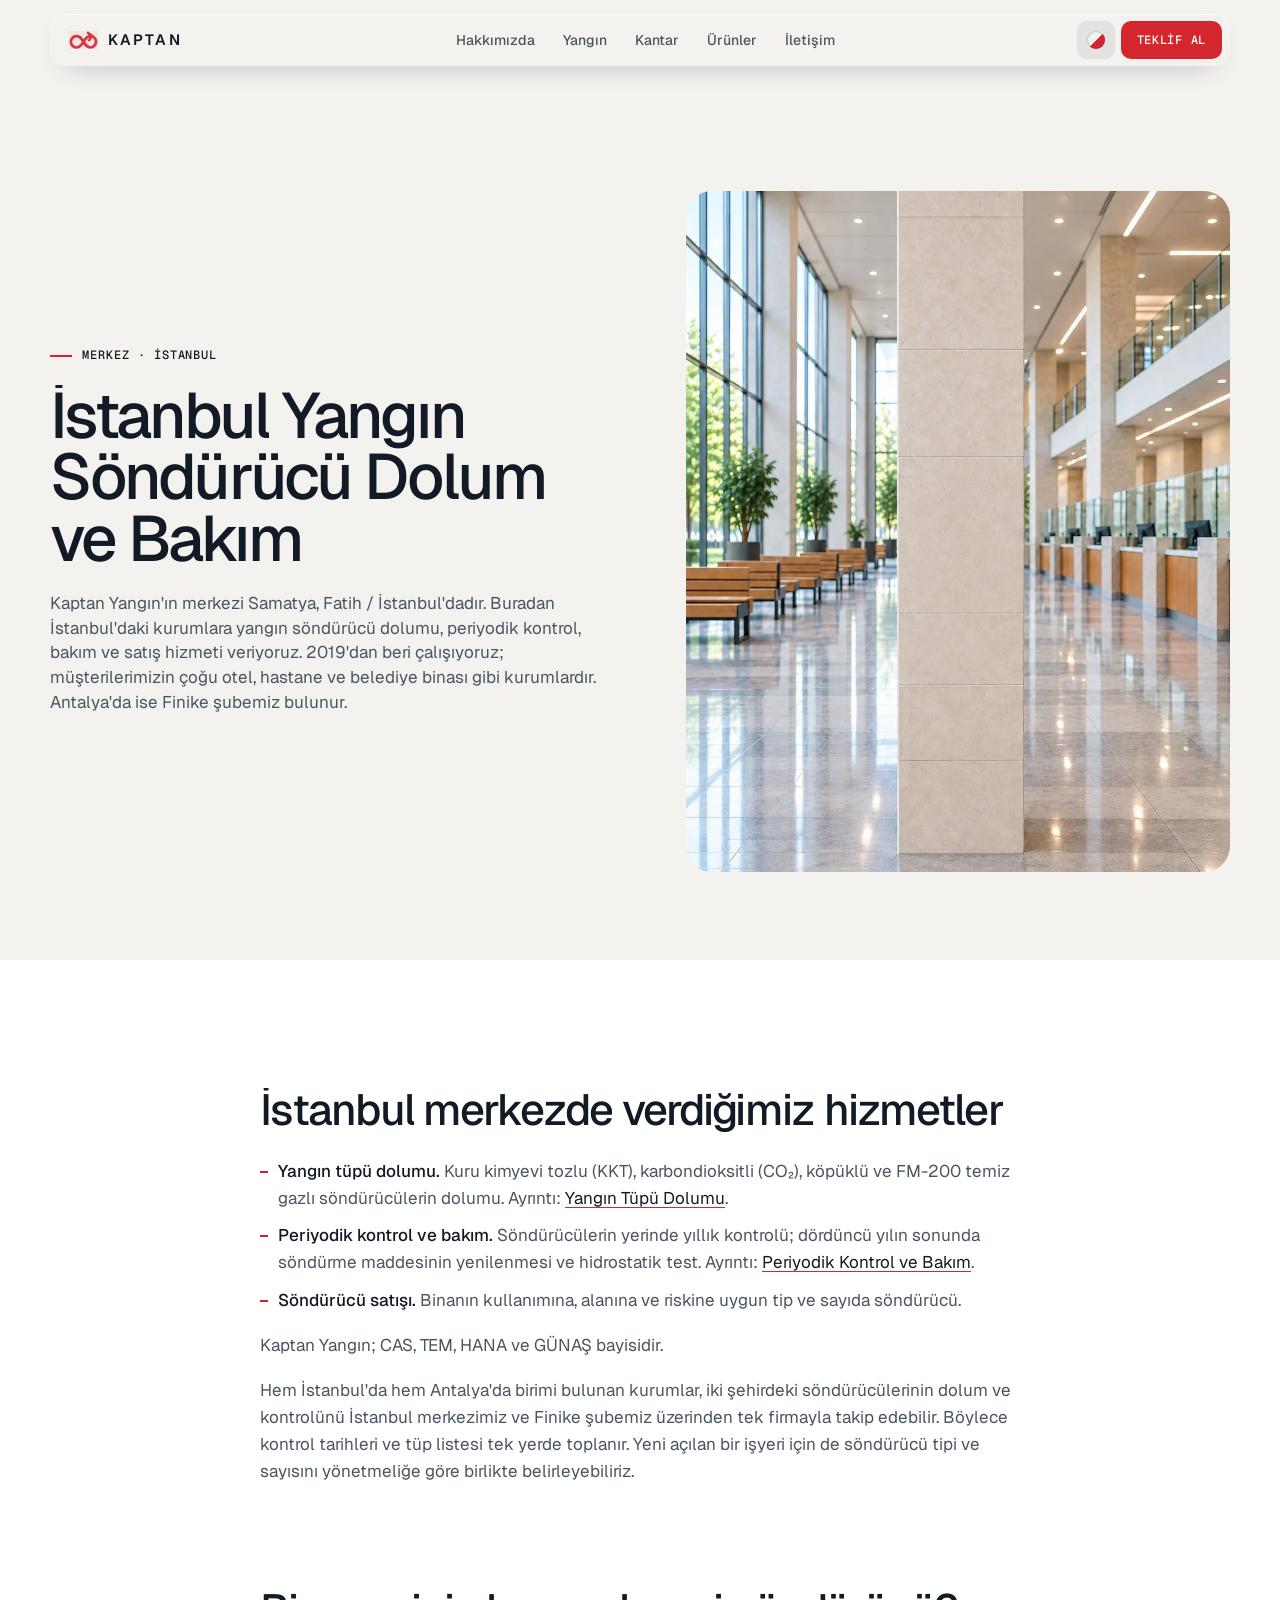
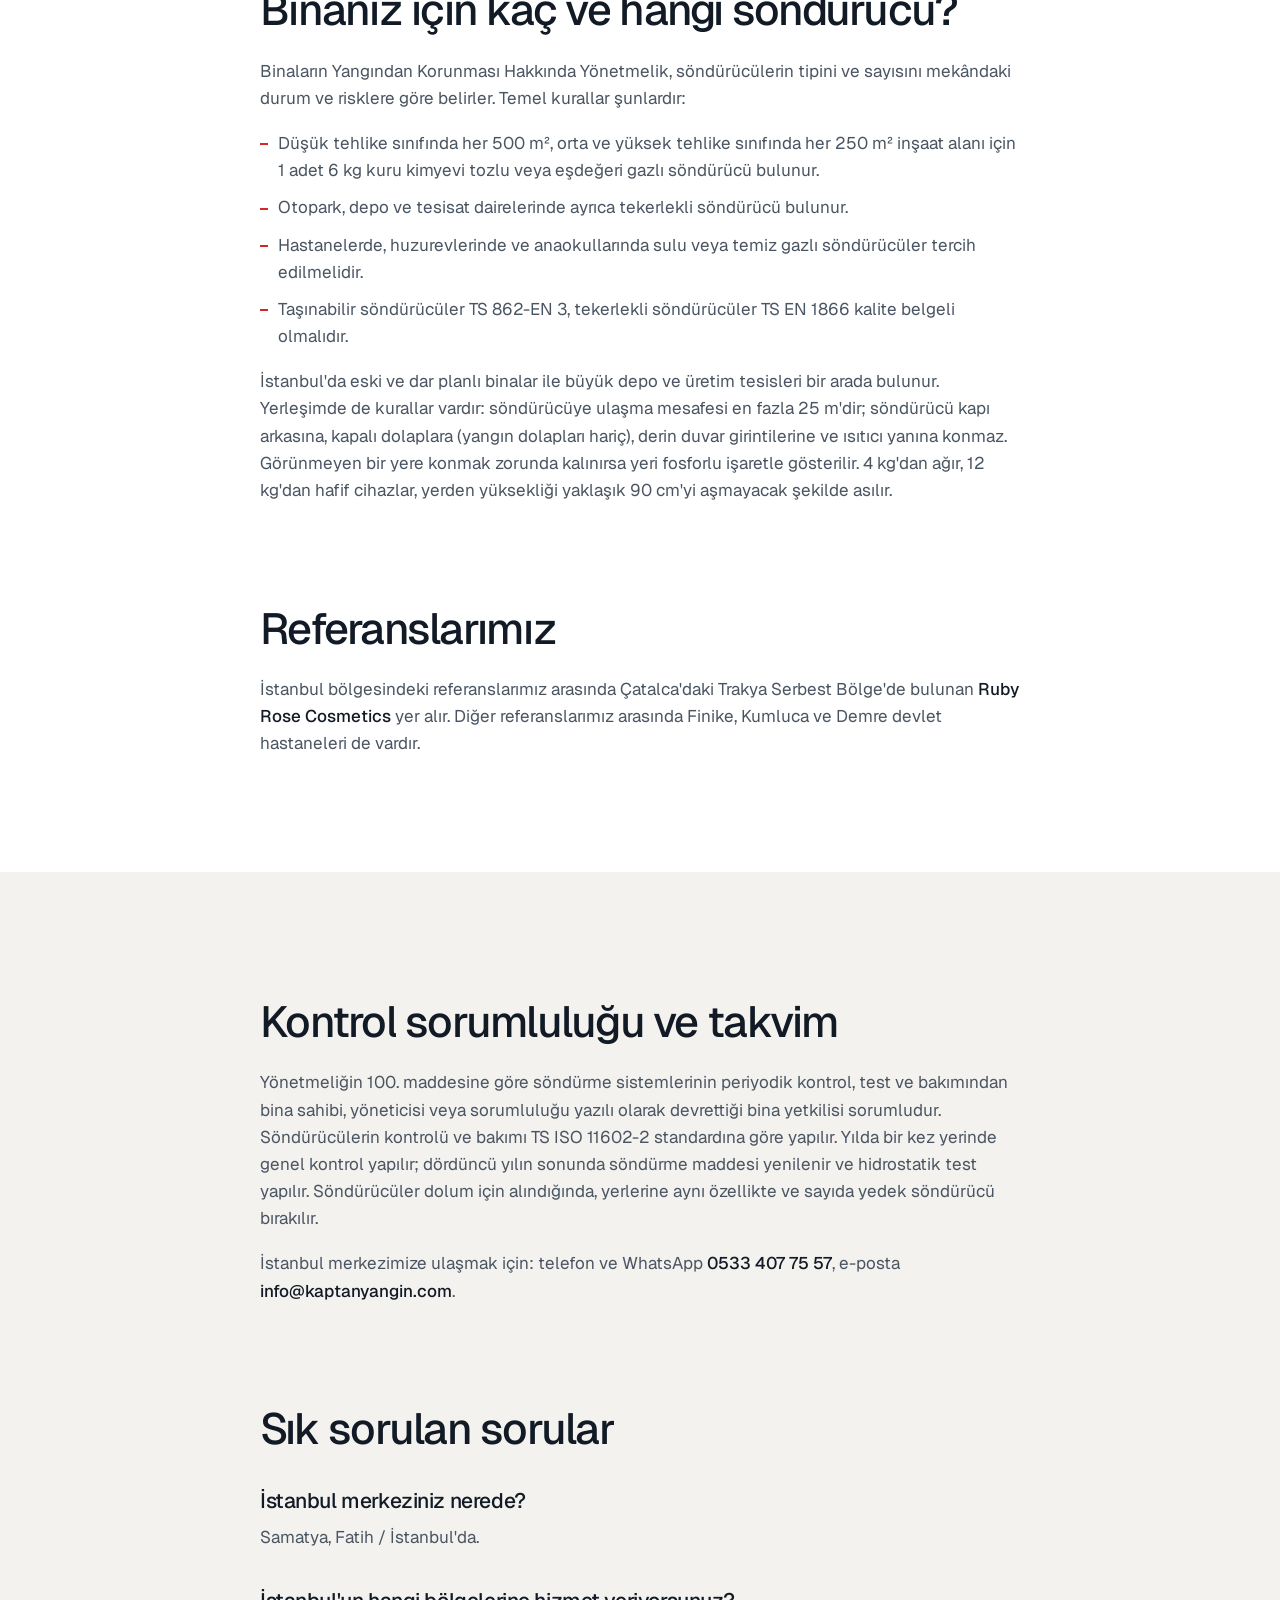
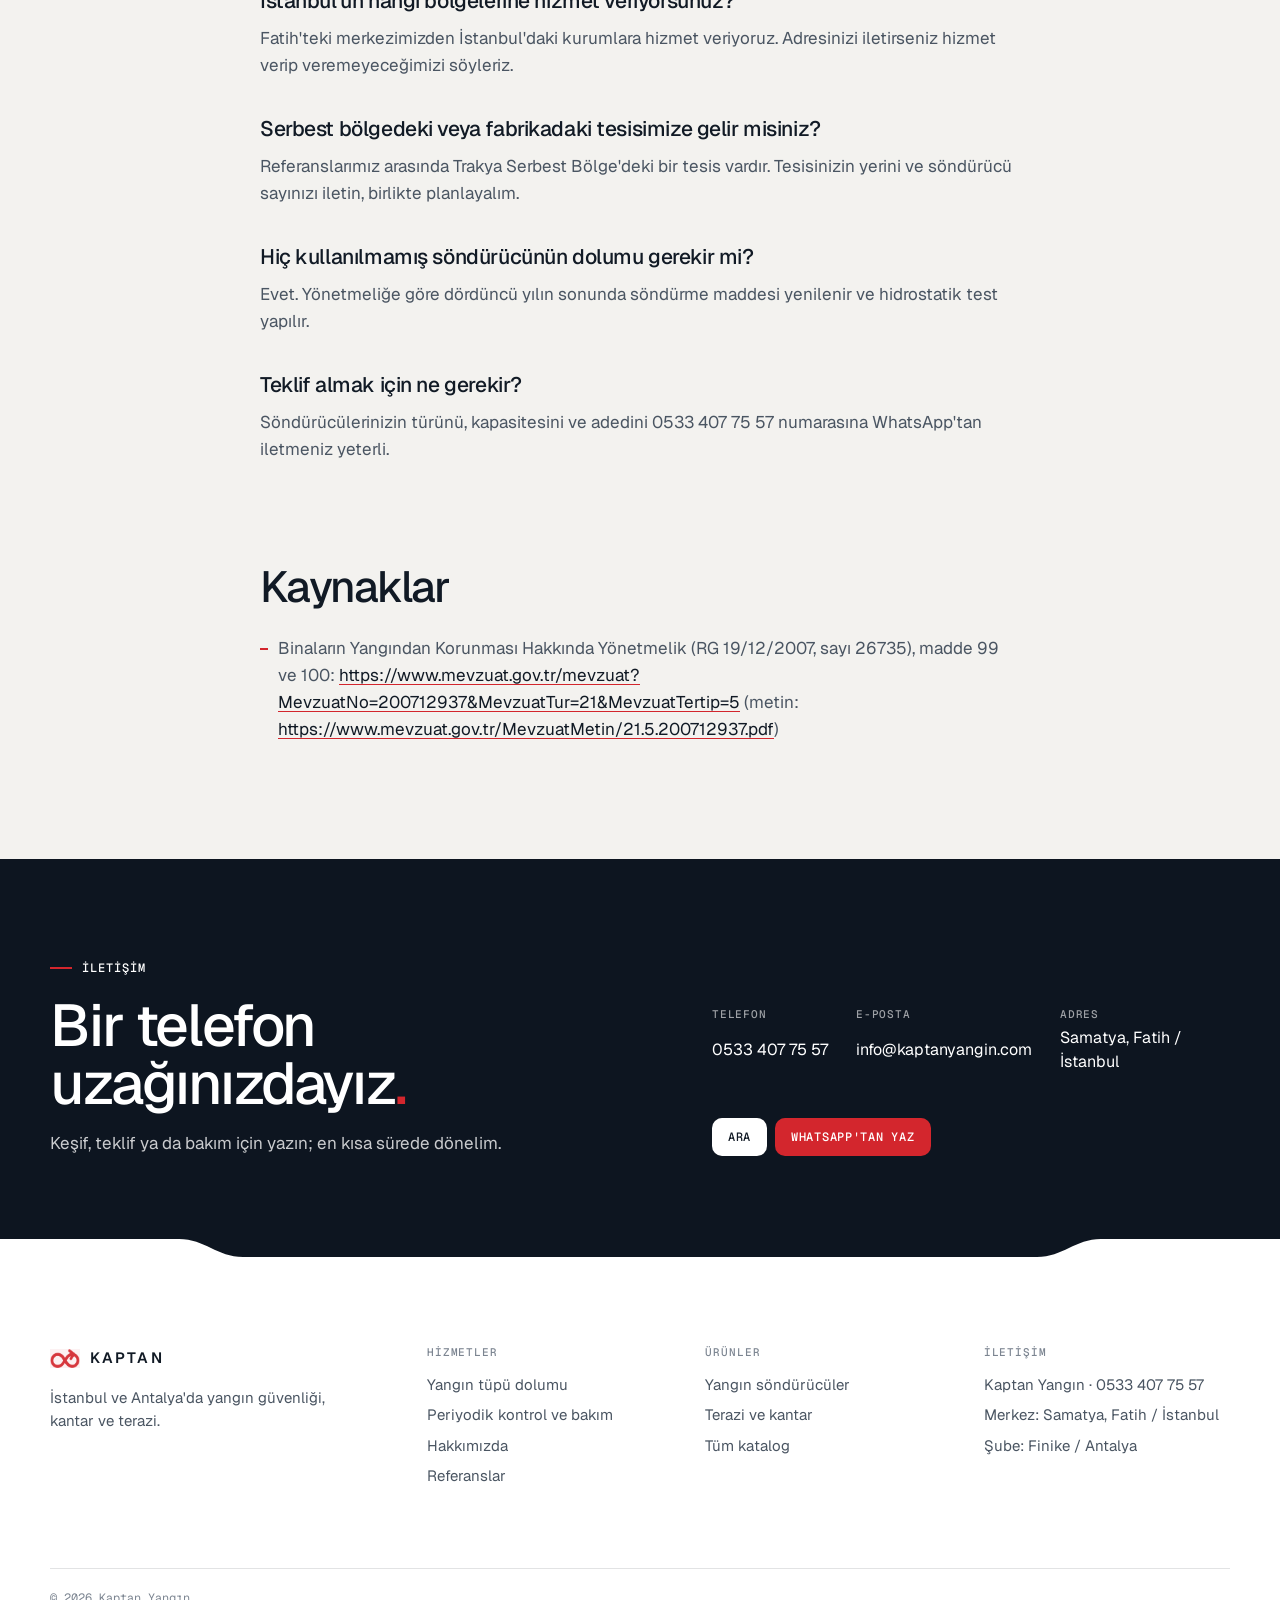
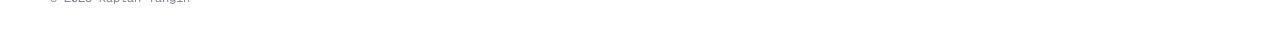
<file: istanbul-fatih.html>
<!doctype html>
<html lang="tr">
<head>
<meta charset="utf-8">
<meta name="viewport" content="width=device-width, initial-scale=1, viewport-fit=cover">
<title>İstanbul Fatih Yangın Söndürücü Dolum, Bakım | Kaptan Yangın</title>
<meta name="description" content="İstanbul&#x27;da yangın söndürücü dolumu, periyodik kontrol, bakım ve satış. Kaptan Yangın merkez: Samatya, Fatih / İstanbul. Tel/WhatsApp: 0533 407 75 57.">
<link rel="canonical" href="https://7kaptan.com/istanbul-fatih">
<link rel="icon" href="favicon.ico" sizes="48x48">
<link rel="icon" type="image/png" sizes="32x32" href="favicon-32.png">
<link rel="icon" type="image/png" sizes="192x192" href="ikon-192.png">
<link rel="apple-touch-icon" href="apple-touch-icon.png">
<meta property="og:type" content="website">
<meta property="og:site_name" content="Kaptan Yangın">
<meta property="og:title" content="İstanbul Fatih Yangın Söndürücü Dolum, Bakım | Kaptan Yangın">
<meta property="og:description" content="İstanbul&#x27;da yangın söndürücü dolumu, periyodik kontrol, bakım ve satış. Kaptan Yangın merkez: Samatya, Fatih / İstanbul. Tel/WhatsApp: 0533 407 75 57.">
<meta property="og:url" content="https://7kaptan.com/istanbul-fatih">
<meta property="og:locale" content="tr_TR">
<meta property="og:image" content="https://7kaptan.com/varlik/paylasim.jpg">
<meta property="og:image:width" content="1200">
<meta property="og:image:height" content="630">
<meta name="twitter:card" content="summary_large_image">
<script type="application/ld+json">
{
 "@context": "https://schema.org",
 "@graph": [
  {
   "@type": "BreadcrumbList",
   "itemListElement": [
    {
     "@type": "ListItem",
     "position": 1,
     "name": "Kaptan Yangın",
     "item": "https://7kaptan.com/"
    },
    {
     "@type": "ListItem",
     "position": 2,
     "name": "İstanbul Yangın Söndürücü Dolum ve Bakım",
     "item": "https://7kaptan.com/istanbul-fatih"
    }
   ]
  },
  {
   "@type": "Service",
   "name": "İstanbul Yangın Söndürücü Dolum ve Bakım",
   "provider": {
    "@id": "https://7kaptan.com/#org"
   },
   "url": "https://7kaptan.com/istanbul-fatih",
   "areaServed": [
    "İstanbul",
    "Antalya"
   ],
   "description": "İstanbul'da yangın söndürücü dolumu, periyodik kontrol, bakım ve satış. Kaptan Yangın merkez: Samatya, Fatih / İstanbul. Tel/WhatsApp: 0533 407 75 57."
  }
 ]
}
</script>
<link rel="preconnect" href="https://fonts.googleapis.com">
<link rel="preconnect" href="https://fonts.gstatic.com" crossorigin>
<link rel="preload" as="style" href="https://fonts.googleapis.com/css2?family=Geist:wght@400;500;600&family=Geist+Mono:wght@400;500&display=swap" onload="this.onload=null;this.rel='stylesheet'"><noscript><link rel="preload" as="style" href="https://fonts.googleapis.com/css2?family=Geist:wght@400;500;600&family=Geist+Mono:wght@400;500&display=swap" onload="this.onload=null;this.rel='stylesheet'"><noscript><link rel="stylesheet" href="https://fonts.googleapis.com/css2?family=Geist:wght@400;500;600&family=Geist+Mono:wght@400;500&display=swap"></noscript></noscript>
<link rel="stylesheet" href="stil.css">
<script src="tema.js"></script>
</head>
<!-- Bu sayfa Araclar/seo-sayfalar.py ile Icerik/istanbul-fatih.md dosyasından üretilir; elle düzenleme yerine .md değiştirilir. -->
<body data-sayfa="istanbul-fatih">
<main>
  <section class="sayfa-bas hakk-bas" data-unsur="yangin">
    <div class="ic">
      <div><p class="etiket">Merkez · İstanbul</p>
        <h1 class="dev bol" style="margin-top:22px;font-size:clamp(40px,5vw,84px)">İstanbul Yangın Söndürücü Dolum ve Bakım</h1>
        <p class="giris">Kaptan Yangın'ın merkezi Samatya, Fatih / İstanbul'dadır. Buradan İstanbul'daki kurumlara yangın söndürücü dolumu, periyodik kontrol, bakım ve satış hizmeti veriyoruz. 2019'dan beri çalışıyoruz; müşterilerimizin çoğu otel, hastane ve belediye binası gibi kurumlardır. Antalya'da ise Finike şubemiz bulunur.</p></div>
      <div class="resim"><img src="gorsel/T3-belediye-dikey-bos.webp" alt="Belediye binası iç mekânı" style="object-position:50% 50%"></div>
    </div>
  </section>
  <section class="kesinti">
    <div class="ic yazi-sutun"><h2 class="baslik bol">İstanbul merkezde verdiğimiz hizmetler</h2><ul><li><b>Yangın tüpü dolumu.</b> Kuru kimyevi tozlu (KKT), karbondioksitli (CO₂), köpüklü ve FM-200 temiz gazlı söndürücülerin dolumu. Ayrıntı: <a href="/yangin-tupu-dolum">Yangın Tüpü Dolumu</a>.</li><li><b>Periyodik kontrol ve bakım.</b> Söndürücülerin yerinde yıllık kontrolü; dördüncü yılın sonunda söndürme maddesinin yenilenmesi ve hidrostatik test. Ayrıntı: <a href="/yangin-sondurucu-bakim">Periyodik Kontrol ve Bakım</a>.</li><li><b>Söndürücü satışı.</b> Binanın kullanımına, alanına ve riskine uygun tip ve sayıda söndürücü.</li></ul><p>Kaptan Yangın; CAS, TEM, HANA ve GÜNAŞ bayisidir.</p><p>Hem İstanbul'da hem Antalya'da birimi bulunan kurumlar, iki şehirdeki söndürücülerinin dolum ve kontrolünü İstanbul merkezimiz ve Finike şubemiz üzerinden tek firmayla takip edebilir. Böylece kontrol tarihleri ve tüp listesi tek yerde toplanır. Yeni açılan bir işyeri için de söndürücü tipi ve sayısını yönetmeliğe göre birlikte belirleyebiliriz.</p><h2 class="baslik bol">Binanız için kaç ve hangi söndürücü?</h2><p>Binaların Yangından Korunması Hakkında Yönetmelik, söndürücülerin tipini ve sayısını mekândaki durum ve risklere göre belirler. Temel kurallar şunlardır:</p><ul><li>Düşük tehlike sınıfında her 500 m², orta ve yüksek tehlike sınıfında her 250 m² inşaat alanı için 1 adet 6 kg kuru kimyevi tozlu veya eşdeğeri gazlı söndürücü bulunur.</li><li>Otopark, depo ve tesisat dairelerinde ayrıca tekerlekli söndürücü bulunur.</li><li>Hastanelerde, huzurevlerinde ve anaokullarında sulu veya temiz gazlı söndürücüler tercih edilmelidir.</li><li>Taşınabilir söndürücüler TS 862-EN 3, tekerlekli söndürücüler TS EN 1866 kalite belgeli olmalıdır.</li></ul><p>İstanbul'da eski ve dar planlı binalar ile büyük depo ve üretim tesisleri bir arada bulunur. Yerleşimde de kurallar vardır: söndürücüye ulaşma mesafesi en fazla 25 m'dir; söndürücü kapı arkasına, kapalı dolaplara (yangın dolapları hariç), derin duvar girintilerine ve ısıtıcı yanına konmaz. Görünmeyen bir yere konmak zorunda kalınırsa yeri fosforlu işaretle gösterilir. 4 kg'dan ağır, 12 kg'dan hafif cihazlar, yerden yüksekliği yaklaşık 90 cm'yi aşmayacak şekilde asılır.</p><h2 class="baslik bol">Referanslarımız</h2><p>İstanbul bölgesindeki referanslarımız arasında Çatalca'daki Trakya Serbest Bölge'de bulunan <b>Ruby Rose Cosmetics</b> yer alır. Diğer referanslarımız arasında Finike, Kumluca ve Demre devlet hastaneleri de vardır.</p></div>
  </section>
  <section class="kesinti gri">
    <div class="ic yazi-sutun"><h2 class="baslik bol">Kontrol sorumluluğu ve takvim</h2><p>Yönetmeliğin 100. maddesine göre söndürme sistemlerinin periyodik kontrol, test ve bakımından bina sahibi, yöneticisi veya sorumluluğu yazılı olarak devrettiği bina yetkilisi sorumludur. Söndürücülerin kontrolü ve bakımı TS ISO 11602-2 standardına göre yapılır. Yılda bir kez yerinde genel kontrol yapılır; dördüncü yılın sonunda söndürme maddesi yenilenir ve hidrostatik test yapılır. Söndürücüler dolum için alındığında, yerlerine aynı özellikte ve sayıda yedek söndürücü bırakılır.</p><p>İstanbul merkezimize ulaşmak için: telefon ve WhatsApp <b>0533 407 75 57</b>, e-posta <b>info@kaptanyangin.com</b>.</p><h2 class="baslik bol">Sık sorulan sorular</h2><h3>İstanbul merkeziniz nerede?</h3><p>Samatya, Fatih / İstanbul'da.</p><h3>İstanbul'un hangi bölgelerine hizmet veriyorsunuz?</h3><p>Fatih'teki merkezimizden İstanbul'daki kurumlara hizmet veriyoruz. Adresinizi iletirseniz hizmet verip veremeyeceğimizi söyleriz.</p><h3>Serbest bölgedeki veya fabrikadaki tesisimize gelir misiniz?</h3><p>Referanslarımız arasında Trakya Serbest Bölge'deki bir tesis vardır. Tesisinizin yerini ve söndürücü sayınızı iletin, birlikte planlayalım.</p><h3>Hiç kullanılmamış söndürücünün dolumu gerekir mi?</h3><p>Evet. Yönetmeliğe göre dördüncü yılın sonunda söndürme maddesi yenilenir ve hidrostatik test yapılır.</p><h3>Teklif almak için ne gerekir?</h3><p>Söndürücülerinizin türünü, kapasitesini ve adedini 0533 407 75 57 numarasına WhatsApp'tan iletmeniz yeterli.</p><h2 class="baslik bol">Kaynaklar</h2><ul><li>Binaların Yangından Korunması Hakkında Yönetmelik (RG 19/12/2007, sayı 26735), madde 99 ve 100: <a href="https://www.mevzuat.gov.tr/mevzuat?MevzuatNo=200712937&amp;MevzuatTur=21&amp;MevzuatTertip=5" rel="noopener">https://www.mevzuat.gov.tr/mevzuat?MevzuatNo=200712937&amp;MevzuatTur=21&amp;MevzuatTertip=5</a> (metin: <a href="https://www.mevzuat.gov.tr/MevzuatMetin/21.5.200712937.pdf" rel="noopener">https://www.mevzuat.gov.tr/MevzuatMetin/21.5.200712937.pdf</a>)</li></ul></div>
  </section>
</main>
<!--ALT-->
<footer class="alt">
  <div class="kapak"><span class="duz"></span><span class="egri"></span><span class="orta"></span><span class="egri ters"></span><span class="duz"></span></div>
  <div class="ic">
    <div><a class="logo" href="./"><i></i>KAPTAN</a><p style="margin-top:18px;max-width:280px">İstanbul ve Antalya'da yangın güvenliği, kantar ve terazi.</p></div>
    <div><h5>Hizmetler</h5><a href="yangin-tupu-dolum">Yangın tüpü dolumu</a><a href="yangin-sondurucu-bakim">Periyodik kontrol ve bakım</a><a href="hakkimizda">Hakkımızda</a><a href="hakkimizda#kurumlar">Referanslar</a></div>
    <div><h5>Ürünler</h5><a href="yangin-sondurucu">Yangın söndürücüler</a><a href="terazi-kantar">Terazi ve kantar</a><a href="magaza/">Tüm katalog</a></div>
    <div><h5>İletişim</h5><p>Kaptan Yangın · 0533 407 75 57</p><a href="istanbul-fatih">Merkez: Samatya, Fatih / İstanbul</a><a href="antalya-finike">Şube: Finike / Antalya</a></div>
    <p class="kucuk">© 2026 Kaptan Yangın</p>
  </div>
</footer>
<!--/ALT-->
<script src="katalog.js"></script>
<script src="ortak.js"></script>
<script src="magaza.js"></script>
</body>
</html>
</file>
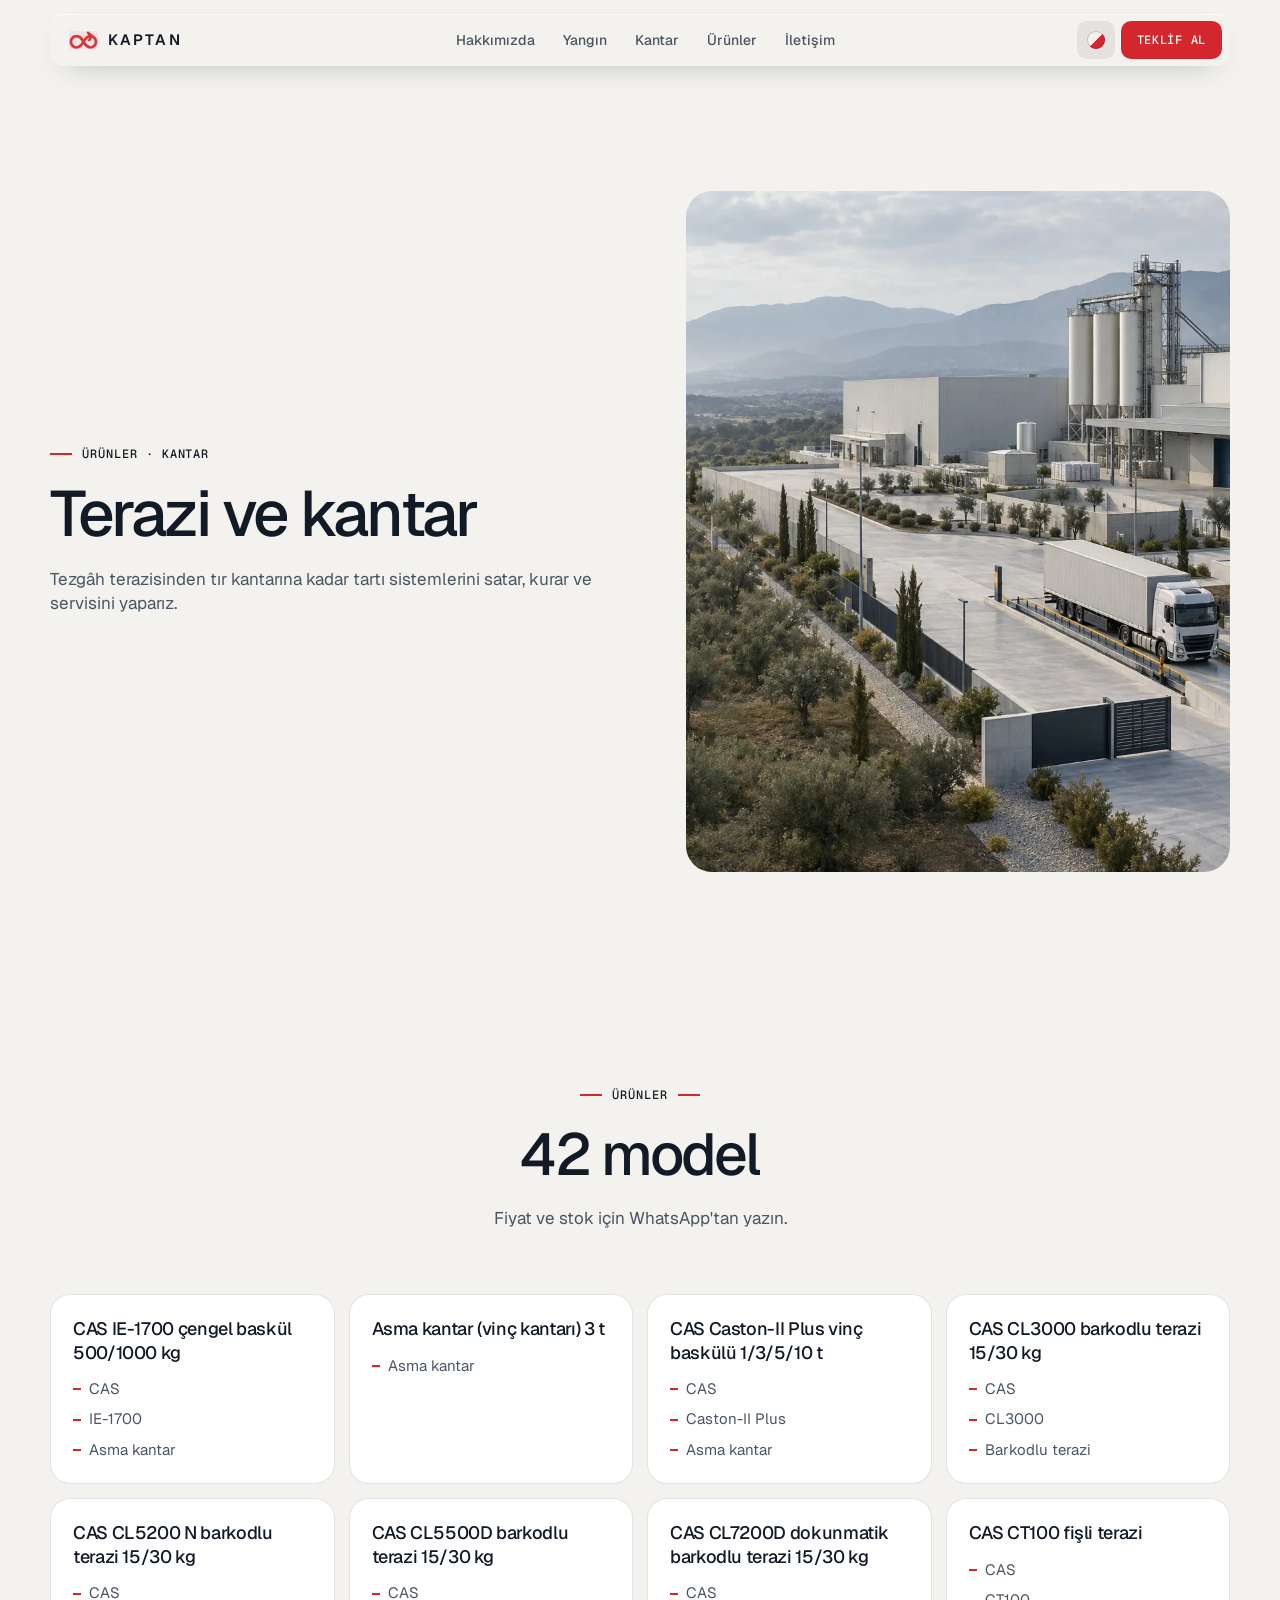
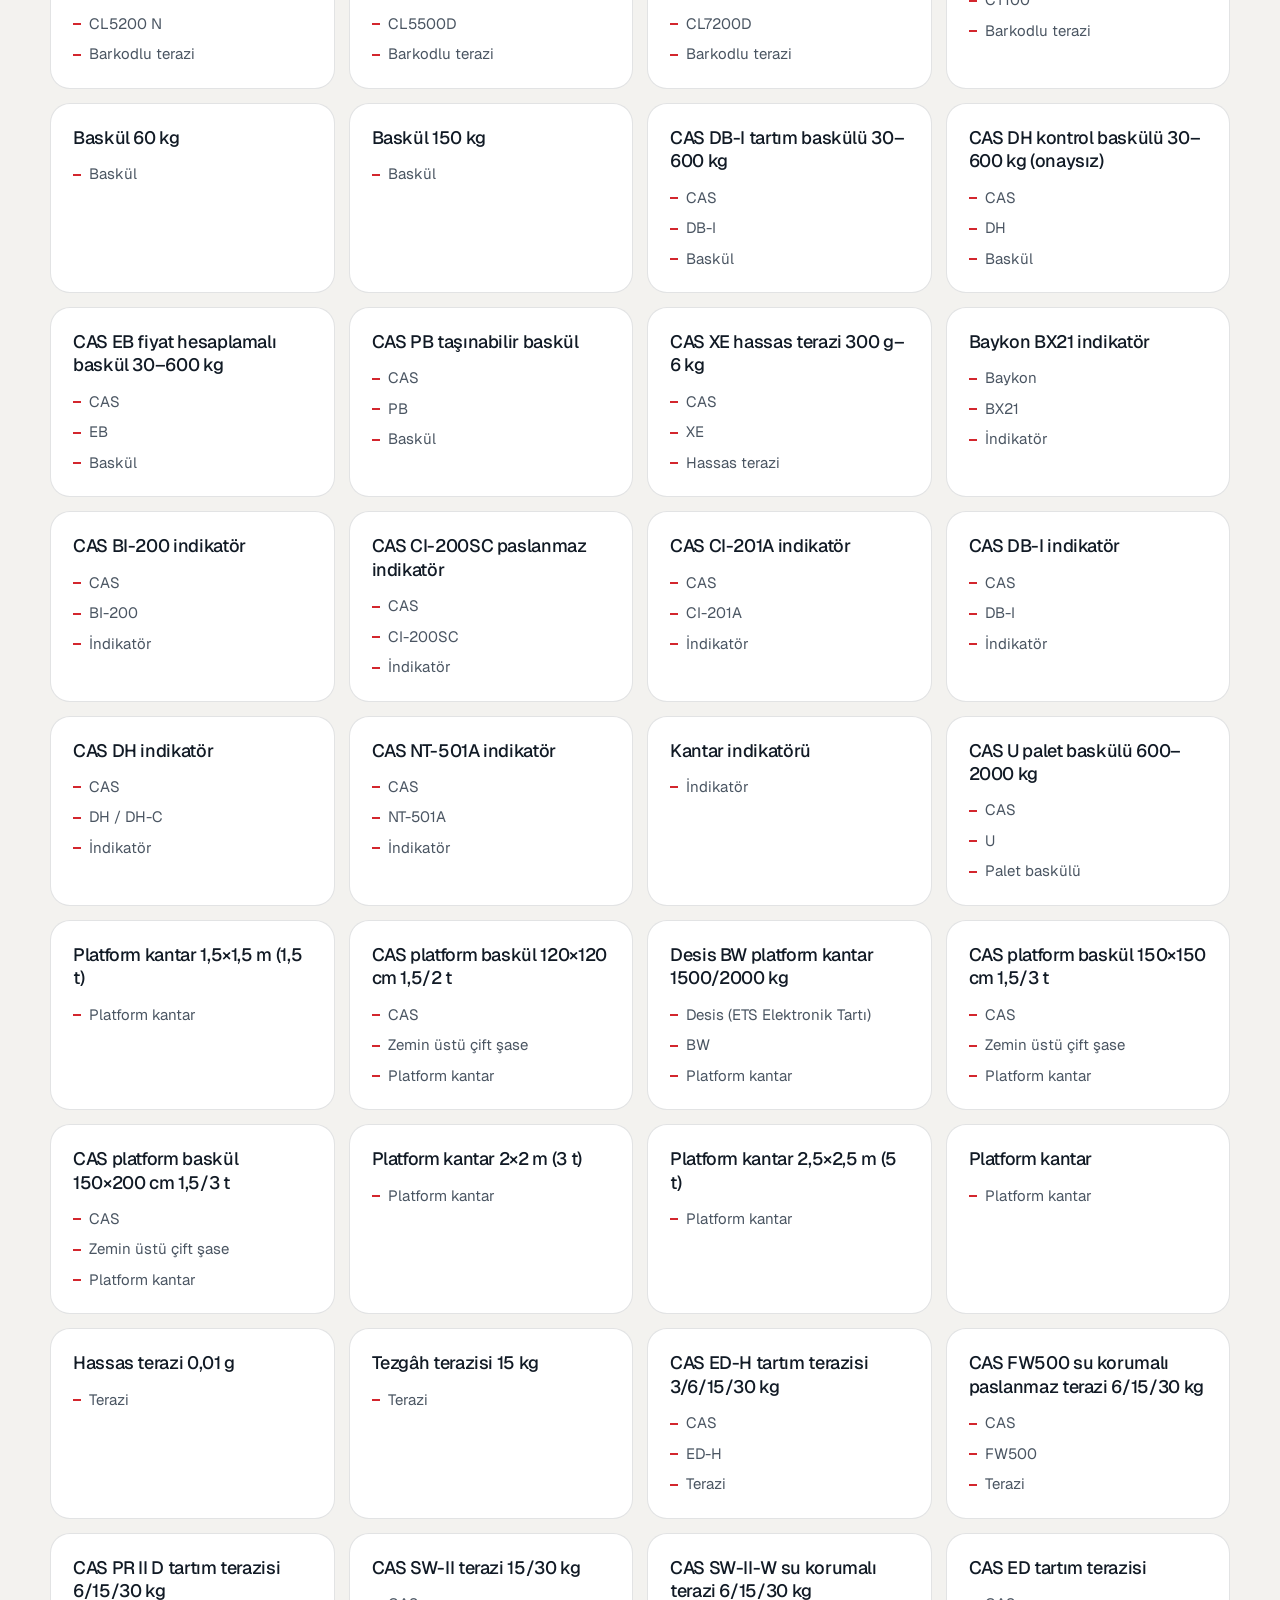
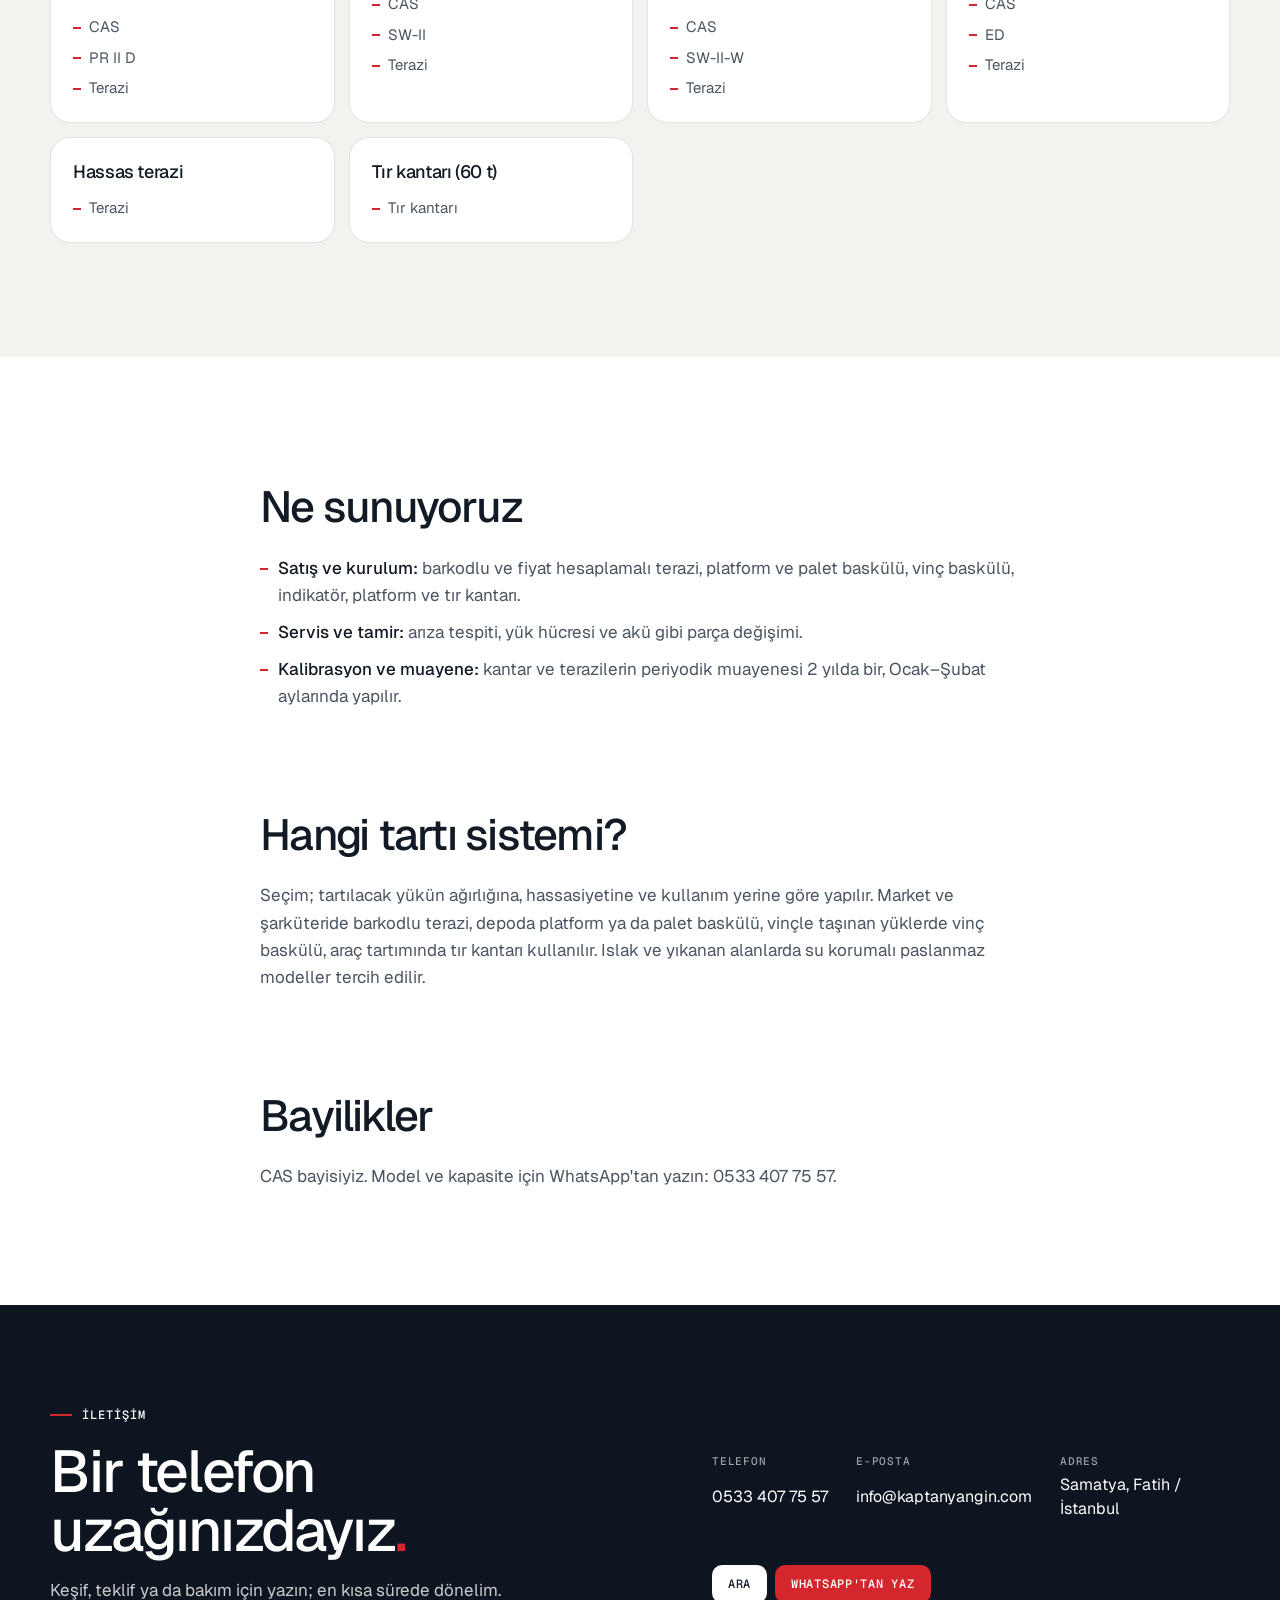
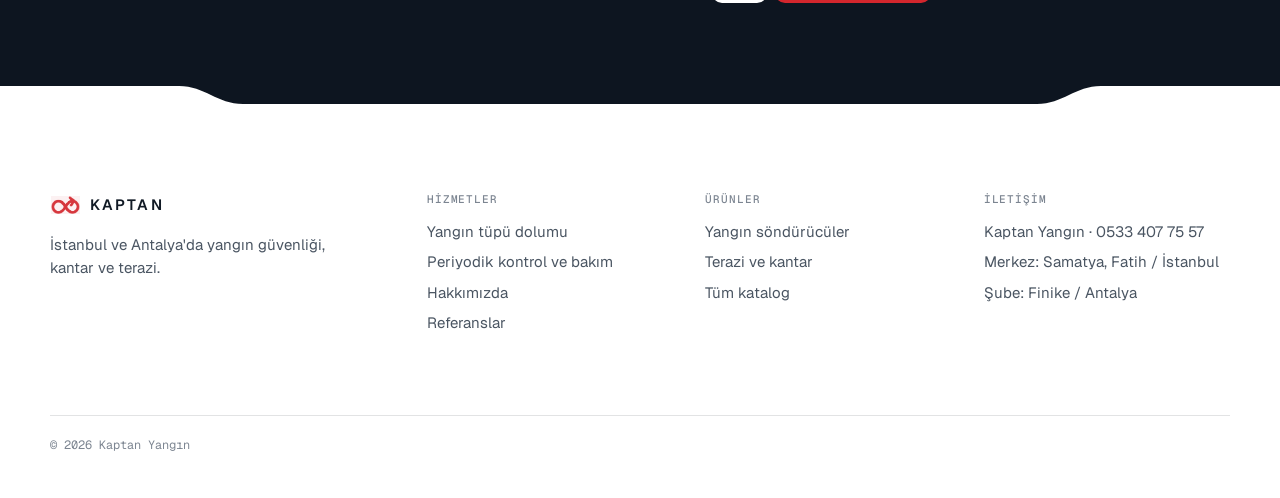
<file: terazi-kantar.html>
<!doctype html>
<html lang="tr">
<head>
<meta charset="utf-8">
<meta name="viewport" content="width=device-width, initial-scale=1, viewport-fit=cover">
<title>Terazi, Baskül ve Kantar Modelleri | Kaptan Yangın</title>
<meta name="description" content="CAS barkodlu terazi, platform baskül, vinç baskülü, indikatör ve tır kantarı. Satış, kurulum, servis ve kalibrasyon. İstanbul ve Antalya.">
<link rel="canonical" href="https://7kaptan.com/terazi-kantar">
<link rel="icon" href="favicon.ico" sizes="48x48">
<link rel="icon" type="image/png" sizes="32x32" href="favicon-32.png">
<link rel="icon" type="image/png" sizes="192x192" href="ikon-192.png">
<link rel="apple-touch-icon" href="apple-touch-icon.png">
<meta property="og:type" content="website">
<meta property="og:site_name" content="Kaptan Yangın">
<meta property="og:title" content="Terazi, Baskül ve Kantar Modelleri | Kaptan Yangın">
<meta property="og:description" content="CAS barkodlu terazi, platform baskül, vinç baskülü, indikatör ve tır kantarı. Satış, kurulum, servis ve kalibrasyon. İstanbul ve Antalya.">
<meta property="og:url" content="https://7kaptan.com/terazi-kantar">
<meta property="og:locale" content="tr_TR">
<meta property="og:image" content="https://7kaptan.com/varlik/paylasim.jpg">
<meta property="og:image:width" content="1200">
<meta property="og:image:height" content="630">
<meta name="twitter:card" content="summary_large_image">
<script type="application/ld+json">
{
 "@context": "https://schema.org",
 "@graph": [
  {
   "@type": "BreadcrumbList",
   "itemListElement": [
    {
     "@type": "ListItem",
     "position": 1,
     "name": "Kaptan Yangın",
     "item": "https://7kaptan.com/"
    },
    {
     "@type": "ListItem",
     "position": 2,
     "name": "Terazi ve kantar",
     "item": "https://7kaptan.com/terazi-kantar"
    }
   ]
  },
  {
   "@type": "ItemList",
   "name": "Terazi ve kantar",
   "numberOfItems": 42,
   "itemListElement": [
    {
     "@type": "ListItem",
     "position": 1,
     "name": "CAS IE-1700 çengel baskül 500/1000 kg"
    },
    {
     "@type": "ListItem",
     "position": 2,
     "name": "Asma kantar (vinç kantarı) 3 t"
    },
    {
     "@type": "ListItem",
     "position": 3,
     "name": "CAS Caston-II Plus vinç baskülü 1/3/5/10 t"
    },
    {
     "@type": "ListItem",
     "position": 4,
     "name": "CAS CL3000 barkodlu terazi 15/30 kg"
    },
    {
     "@type": "ListItem",
     "position": 5,
     "name": "CAS CL5200 N barkodlu terazi 15/30 kg"
    },
    {
     "@type": "ListItem",
     "position": 6,
     "name": "CAS CL5500D barkodlu terazi 15/30 kg"
    },
    {
     "@type": "ListItem",
     "position": 7,
     "name": "CAS CL7200D dokunmatik barkodlu terazi 15/30 kg"
    },
    {
     "@type": "ListItem",
     "position": 8,
     "name": "CAS CT100 fişli terazi"
    },
    {
     "@type": "ListItem",
     "position": 9,
     "name": "Baskül 60 kg"
    },
    {
     "@type": "ListItem",
     "position": 10,
     "name": "Baskül 150 kg"
    },
    {
     "@type": "ListItem",
     "position": 11,
     "name": "CAS DB-I tartım baskülü 30–600 kg"
    },
    {
     "@type": "ListItem",
     "position": 12,
     "name": "CAS DH kontrol baskülü 30–600 kg (onaysız)"
    },
    {
     "@type": "ListItem",
     "position": 13,
     "name": "CAS EB fiyat hesaplamalı baskül 30–600 kg"
    },
    {
     "@type": "ListItem",
     "position": 14,
     "name": "CAS PB taşınabilir baskül"
    },
    {
     "@type": "ListItem",
     "position": 15,
     "name": "CAS XE hassas terazi 300 g–6 kg"
    },
    {
     "@type": "ListItem",
     "position": 16,
     "name": "Baykon BX21 indikatör"
    },
    {
     "@type": "ListItem",
     "position": 17,
     "name": "CAS BI-200 indikatör"
    },
    {
     "@type": "ListItem",
     "position": 18,
     "name": "CAS CI-200SC paslanmaz indikatör"
    },
    {
     "@type": "ListItem",
     "position": 19,
     "name": "CAS CI-201A indikatör"
    },
    {
     "@type": "ListItem",
     "position": 20,
     "name": "CAS DB-I indikatör"
    },
    {
     "@type": "ListItem",
     "position": 21,
     "name": "CAS DH indikatör"
    },
    {
     "@type": "ListItem",
     "position": 22,
     "name": "CAS NT-501A indikatör"
    },
    {
     "@type": "ListItem",
     "position": 23,
     "name": "Kantar indikatörü"
    },
    {
     "@type": "ListItem",
     "position": 24,
     "name": "CAS U palet baskülü 600–2000 kg"
    },
    {
     "@type": "ListItem",
     "position": 25,
     "name": "Platform kantar 1,5×1,5 m (1,5 t)"
    },
    {
     "@type": "ListItem",
     "position": 26,
     "name": "CAS platform baskül 120×120 cm 1,5/2 t"
    },
    {
     "@type": "ListItem",
     "position": 27,
     "name": "Desis BW platform kantar 1500/2000 kg"
    },
    {
     "@type": "ListItem",
     "position": 28,
     "name": "CAS platform baskül 150×150 cm 1,5/3 t"
    },
    {
     "@type": "ListItem",
     "position": 29,
     "name": "CAS platform baskül 150×200 cm 1,5/3 t"
    },
    {
     "@type": "ListItem",
     "position": 30,
     "name": "Platform kantar 2×2 m (3 t)"
    },
    {
     "@type": "ListItem",
     "position": 31,
     "name": "Platform kantar 2,5×2,5 m (5 t)"
    },
    {
     "@type": "ListItem",
     "position": 32,
     "name": "Platform kantar"
    },
    {
     "@type": "ListItem",
     "position": 33,
     "name": "Hassas terazi 0,01 g"
    },
    {
     "@type": "ListItem",
     "position": 34,
     "name": "Tezgâh terazisi 15 kg"
    },
    {
     "@type": "ListItem",
     "position": 35,
     "name": "CAS ED-H tartım terazisi 3/6/15/30 kg"
    },
    {
     "@type": "ListItem",
     "position": 36,
     "name": "CAS FW500 su korumalı paslanmaz terazi 6/15/30 kg"
    },
    {
     "@type": "ListItem",
     "position": 37,
     "name": "CAS PR II D tartım terazisi 6/15/30 kg"
    },
    {
     "@type": "ListItem",
     "position": 38,
     "name": "CAS SW-II terazi 15/30 kg"
    },
    {
     "@type": "ListItem",
     "position": 39,
     "name": "CAS SW-II-W su korumalı terazi 6/15/30 kg"
    },
    {
     "@type": "ListItem",
     "position": 40,
     "name": "CAS ED tartım terazisi"
    },
    {
     "@type": "ListItem",
     "position": 41,
     "name": "Hassas terazi"
    },
    {
     "@type": "ListItem",
     "position": 42,
     "name": "Tır kantarı (60 t)"
    }
   ]
  }
 ]
}
</script>
<link rel="preconnect" href="https://fonts.googleapis.com">
<link rel="preconnect" href="https://fonts.gstatic.com" crossorigin>
<link rel="preload" as="style" href="https://fonts.googleapis.com/css2?family=Geist:wght@400;500;600&family=Geist+Mono:wght@400;500&display=swap" onload="this.onload=null;this.rel='stylesheet'"><noscript><link rel="preload" as="style" href="https://fonts.googleapis.com/css2?family=Geist:wght@400;500;600&family=Geist+Mono:wght@400;500&display=swap" onload="this.onload=null;this.rel='stylesheet'"><noscript><link rel="stylesheet" href="https://fonts.googleapis.com/css2?family=Geist:wght@400;500;600&family=Geist+Mono:wght@400;500&display=swap"></noscript></noscript>
<link rel="stylesheet" href="stil.css">
<script src="tema.js"></script>
</head>
<!-- Bu sayfa Araclar/seo-sayfalar.py ile Icerik/terazi-kantar.md dosyasından üretilir; elle düzenleme yerine .md değiştirilir. -->
<body data-sayfa="terazi-kantar">
<main>
  <section class="sayfa-bas hakk-bas" data-unsur="kantar">
    <div class="ic">
      <div><p class="etiket">Ürünler · Kantar</p>
        <h1 class="dev bol" style="margin-top:22px;font-size:clamp(40px,5vw,84px)">Terazi ve kantar</h1>
        <p class="giris">Tezgâh terazisinden tır kantarına kadar tartı sistemlerini satar, kurar ve servisini yaparız.</p></div>
      <div class="resim"><img src="gorsel/I14-kantar-hava.webp" alt="Fabrika sahasında tır kantarı ve kamyon" style="object-position:60% 60%"></div>
    </div>
  </section>
  <section class="kesinti gri">
    <div class="ic"><div class="ortali"><p class="etiket">Ürünler</p><h2 class="baslik bol" style="margin-top:22px">42 model</h2><p class="giris">Fiyat ve stok için WhatsApp'tan yazın.</p></div>
      <div class="hizmetler urun-izgara"><a class="hizmet urun-kart" href="magaza/#u-85"><h3>CAS IE-1700 çengel baskül 500/1000 kg</h3><ul><li>CAS</li><li>IE-1700</li><li>Asma kantar</li></ul></a><a class="hizmet urun-kart" href="magaza/#u-66"><h3>Asma kantar (vinç kantarı) 3 t</h3><ul><li>Asma kantar</li></ul></a><a class="hizmet urun-kart" href="magaza/#u-90"><h3>CAS Caston-II Plus vinç baskülü 1/3/5/10 t</h3><ul><li>CAS</li><li>Caston-II Plus</li><li>Asma kantar</li></ul></a><a class="hizmet urun-kart" href="magaza/#u-97"><h3>CAS CL3000 barkodlu terazi 15/30 kg</h3><ul><li>CAS</li><li>CL3000</li><li>Barkodlu terazi</li></ul></a><a class="hizmet urun-kart" href="magaza/#u-102"><h3>CAS CL5200 N barkodlu terazi 15/30 kg</h3><ul><li>CAS</li><li>CL5200 N</li><li>Barkodlu terazi</li></ul></a><a class="hizmet urun-kart" href="magaza/#u-83"><h3>CAS CL5500D barkodlu terazi 15/30 kg</h3><ul><li>CAS</li><li>CL5500D</li><li>Barkodlu terazi</li></ul></a><a class="hizmet urun-kart" href="magaza/#u-91"><h3>CAS CL7200D dokunmatik barkodlu terazi 15/30 kg</h3><ul><li>CAS</li><li>CL7200D</li><li>Barkodlu terazi</li></ul></a><a class="hizmet urun-kart" href="magaza/#u-105"><h3>CAS CT100 fişli terazi</h3><ul><li>CAS</li><li>CT100</li><li>Barkodlu terazi</li></ul></a><a class="hizmet urun-kart" href="magaza/#u-75"><h3>Baskül 60 kg</h3><ul><li>Baskül</li></ul></a><a class="hizmet urun-kart" href="magaza/#u-65"><h3>Baskül 150 kg</h3><ul><li>Baskül</li></ul></a><a class="hizmet urun-kart" href="magaza/#u-87"><h3>CAS DB-I tartım baskülü 30–600 kg</h3><ul><li>CAS</li><li>DB-I</li><li>Baskül</li></ul></a><a class="hizmet urun-kart" href="magaza/#u-92"><h3>CAS DH kontrol baskülü 30–600 kg (onaysız)</h3><ul><li>CAS</li><li>DH</li><li>Baskül</li></ul></a><a class="hizmet urun-kart" href="magaza/#u-95"><h3>CAS EB fiyat hesaplamalı baskül 30–600 kg</h3><ul><li>CAS</li><li>EB</li><li>Baskül</li></ul></a><a class="hizmet urun-kart" href="magaza/#u-100"><h3>CAS PB taşınabilir baskül</h3><ul><li>CAS</li><li>PB</li><li>Baskül</li></ul></a><a class="hizmet urun-kart" href="magaza/#u-103"><h3>CAS XE hassas terazi 300 g–6 kg</h3><ul><li>CAS</li><li>XE</li><li>Hassas terazi</li></ul></a><a class="hizmet urun-kart" href="magaza/#u-81"><h3>Baykon BX21 indikatör</h3><ul><li>Baykon</li><li>BX21</li><li>İndikatör</li></ul></a><a class="hizmet urun-kart" href="magaza/#u-98"><h3>CAS BI-200 indikatör</h3><ul><li>CAS</li><li>BI-200</li><li>İndikatör</li></ul></a><a class="hizmet urun-kart" href="magaza/#u-101"><h3>CAS CI-200SC paslanmaz indikatör</h3><ul><li>CAS</li><li>CI-200SC</li><li>İndikatör</li></ul></a><a class="hizmet urun-kart" href="magaza/#u-79"><h3>CAS CI-201A indikatör</h3><ul><li>CAS</li><li>CI-201A</li><li>İndikatör</li></ul></a><a class="hizmet urun-kart" href="magaza/#u-80"><h3>CAS DB-I indikatör</h3><ul><li>CAS</li><li>DB-I</li><li>İndikatör</li></ul></a><a class="hizmet urun-kart" href="magaza/#u-106"><h3>CAS DH indikatör</h3><ul><li>CAS</li><li>DH / DH-C</li><li>İndikatör</li></ul></a><a class="hizmet urun-kart" href="magaza/#u-84"><h3>CAS NT-501A indikatör</h3><ul><li>CAS</li><li>NT-501A</li><li>İndikatör</li></ul></a><a class="hizmet urun-kart" href="magaza/#u-33"><h3>Kantar indikatörü</h3><ul><li>İndikatör</li></ul></a><a class="hizmet urun-kart" href="magaza/#u-88"><h3>CAS U palet baskülü 600–2000 kg</h3><ul><li>CAS</li><li>U</li><li>Palet baskülü</li></ul></a><a class="hizmet urun-kart" href="magaza/#u-72"><h3>Platform kantar 1,5×1,5 m (1,5 t)</h3><ul><li>Platform kantar</li></ul></a><a class="hizmet urun-kart" href="magaza/#u-107"><h3>CAS platform baskül 120×120 cm 1,5/2 t</h3><ul><li>CAS</li><li>Zemin üstü çift şase</li><li>Platform kantar</li></ul></a><a class="hizmet urun-kart" href="magaza/#u-82"><h3>Desis BW platform kantar 1500/2000 kg</h3><ul><li>Desis (ETS Elektronik Tartı)</li><li>BW</li><li>Platform kantar</li></ul></a><a class="hizmet urun-kart" href="magaza/#u-86"><h3>CAS platform baskül 150×150 cm 1,5/3 t</h3><ul><li>CAS</li><li>Zemin üstü çift şase</li><li>Platform kantar</li></ul></a><a class="hizmet urun-kart" href="magaza/#u-99"><h3>CAS platform baskül 150×200 cm 1,5/3 t</h3><ul><li>CAS</li><li>Zemin üstü çift şase</li><li>Platform kantar</li></ul></a><a class="hizmet urun-kart" href="magaza/#u-69"><h3>Platform kantar 2×2 m (3 t)</h3><ul><li>Platform kantar</li></ul></a><a class="hizmet urun-kart" href="magaza/#u-57"><h3>Platform kantar 2,5×2,5 m (5 t)</h3><ul><li>Platform kantar</li></ul></a><a class="hizmet urun-kart" href="magaza/#u-31"><h3>Platform kantar</h3><ul><li>Platform kantar</li></ul></a><a class="hizmet urun-kart" href="magaza/#u-71"><h3>Hassas terazi 0,01 g</h3><ul><li>Terazi</li></ul></a><a class="hizmet urun-kart" href="magaza/#u-64"><h3>Tezgâh terazisi 15 kg</h3><ul><li>Terazi</li></ul></a><a class="hizmet urun-kart" href="magaza/#u-96"><h3>CAS ED-H tartım terazisi 3/6/15/30 kg</h3><ul><li>CAS</li><li>ED-H</li><li>Terazi</li></ul></a><a class="hizmet urun-kart" href="magaza/#u-104"><h3>CAS FW500 su korumalı paslanmaz terazi 6/15/30 kg</h3><ul><li>CAS</li><li>FW500</li><li>Terazi</li></ul></a><a class="hizmet urun-kart" href="magaza/#u-94"><h3>CAS PR II D tartım terazisi 6/15/30 kg</h3><ul><li>CAS</li><li>PR II D</li><li>Terazi</li></ul></a><a class="hizmet urun-kart" href="magaza/#u-78"><h3>CAS SW-II terazi 15/30 kg</h3><ul><li>CAS</li><li>SW-II</li><li>Terazi</li></ul></a><a class="hizmet urun-kart" href="magaza/#u-89"><h3>CAS SW-II-W su korumalı terazi 6/15/30 kg</h3><ul><li>CAS</li><li>SW-II-W</li><li>Terazi</li></ul></a><a class="hizmet urun-kart" href="magaza/#u-93"><h3>CAS ED tartım terazisi</h3><ul><li>CAS</li><li>ED</li><li>Terazi</li></ul></a><a class="hizmet urun-kart" href="magaza/#u-32"><h3>Hassas terazi</h3><ul><li>Terazi</li></ul></a><a class="hizmet urun-kart" href="magaza/#u-30"><h3>Tır kantarı (60 t)</h3><ul><li>Tır kantarı</li></ul></a></div></div>
  </section>
  <section class="kesinti">
    <div class="ic yazi-sutun"><h2 class="baslik bol">Ne sunuyoruz</h2><ul><li><b>Satış ve kurulum:</b> barkodlu ve fiyat hesaplamalı terazi, platform ve palet baskülü, vinç baskülü, indikatör, platform ve tır kantarı.</li><li><b>Servis ve tamir:</b> arıza tespiti, yük hücresi ve akü gibi parça değişimi.</li><li><b>Kalibrasyon ve muayene:</b> kantar ve terazilerin periyodik muayenesi 2 yılda bir, Ocak–Şubat aylarında yapılır.</li></ul><h2 class="baslik bol">Hangi tartı sistemi?</h2><p>Seçim; tartılacak yükün ağırlığına, hassasiyetine ve kullanım yerine göre yapılır. Market ve şarküteride barkodlu terazi, depoda platform ya da palet baskülü, vinçle taşınan yüklerde vinç baskülü, araç tartımında tır kantarı kullanılır. Islak ve yıkanan alanlarda su korumalı paslanmaz modeller tercih edilir.</p><h2 class="baslik bol">Bayilikler</h2><p>CAS bayisiyiz. Model ve kapasite için WhatsApp'tan yazın: 0533 407 75 57.</p></div>
  </section>
</main>
<!--ALT-->
<footer class="alt">
  <div class="kapak"><span class="duz"></span><span class="egri"></span><span class="orta"></span><span class="egri ters"></span><span class="duz"></span></div>
  <div class="ic">
    <div><a class="logo" href="./"><i></i>KAPTAN</a><p style="margin-top:18px;max-width:280px">İstanbul ve Antalya'da yangın güvenliği, kantar ve terazi.</p></div>
    <div><h5>Hizmetler</h5><a href="yangin-tupu-dolum">Yangın tüpü dolumu</a><a href="yangin-sondurucu-bakim">Periyodik kontrol ve bakım</a><a href="hakkimizda">Hakkımızda</a><a href="hakkimizda#kurumlar">Referanslar</a></div>
    <div><h5>Ürünler</h5><a href="yangin-sondurucu">Yangın söndürücüler</a><a href="terazi-kantar">Terazi ve kantar</a><a href="magaza/">Tüm katalog</a></div>
    <div><h5>İletişim</h5><p>Kaptan Yangın · 0533 407 75 57</p><a href="istanbul-fatih">Merkez: Samatya, Fatih / İstanbul</a><a href="antalya-finike">Şube: Finike / Antalya</a></div>
    <p class="kucuk">© 2026 Kaptan Yangın</p>
  </div>
</footer>
<!--/ALT-->
<script src="katalog.js"></script>
<script src="ortak.js"></script>
<script src="magaza.js"></script>
</body>
</html>
</file>
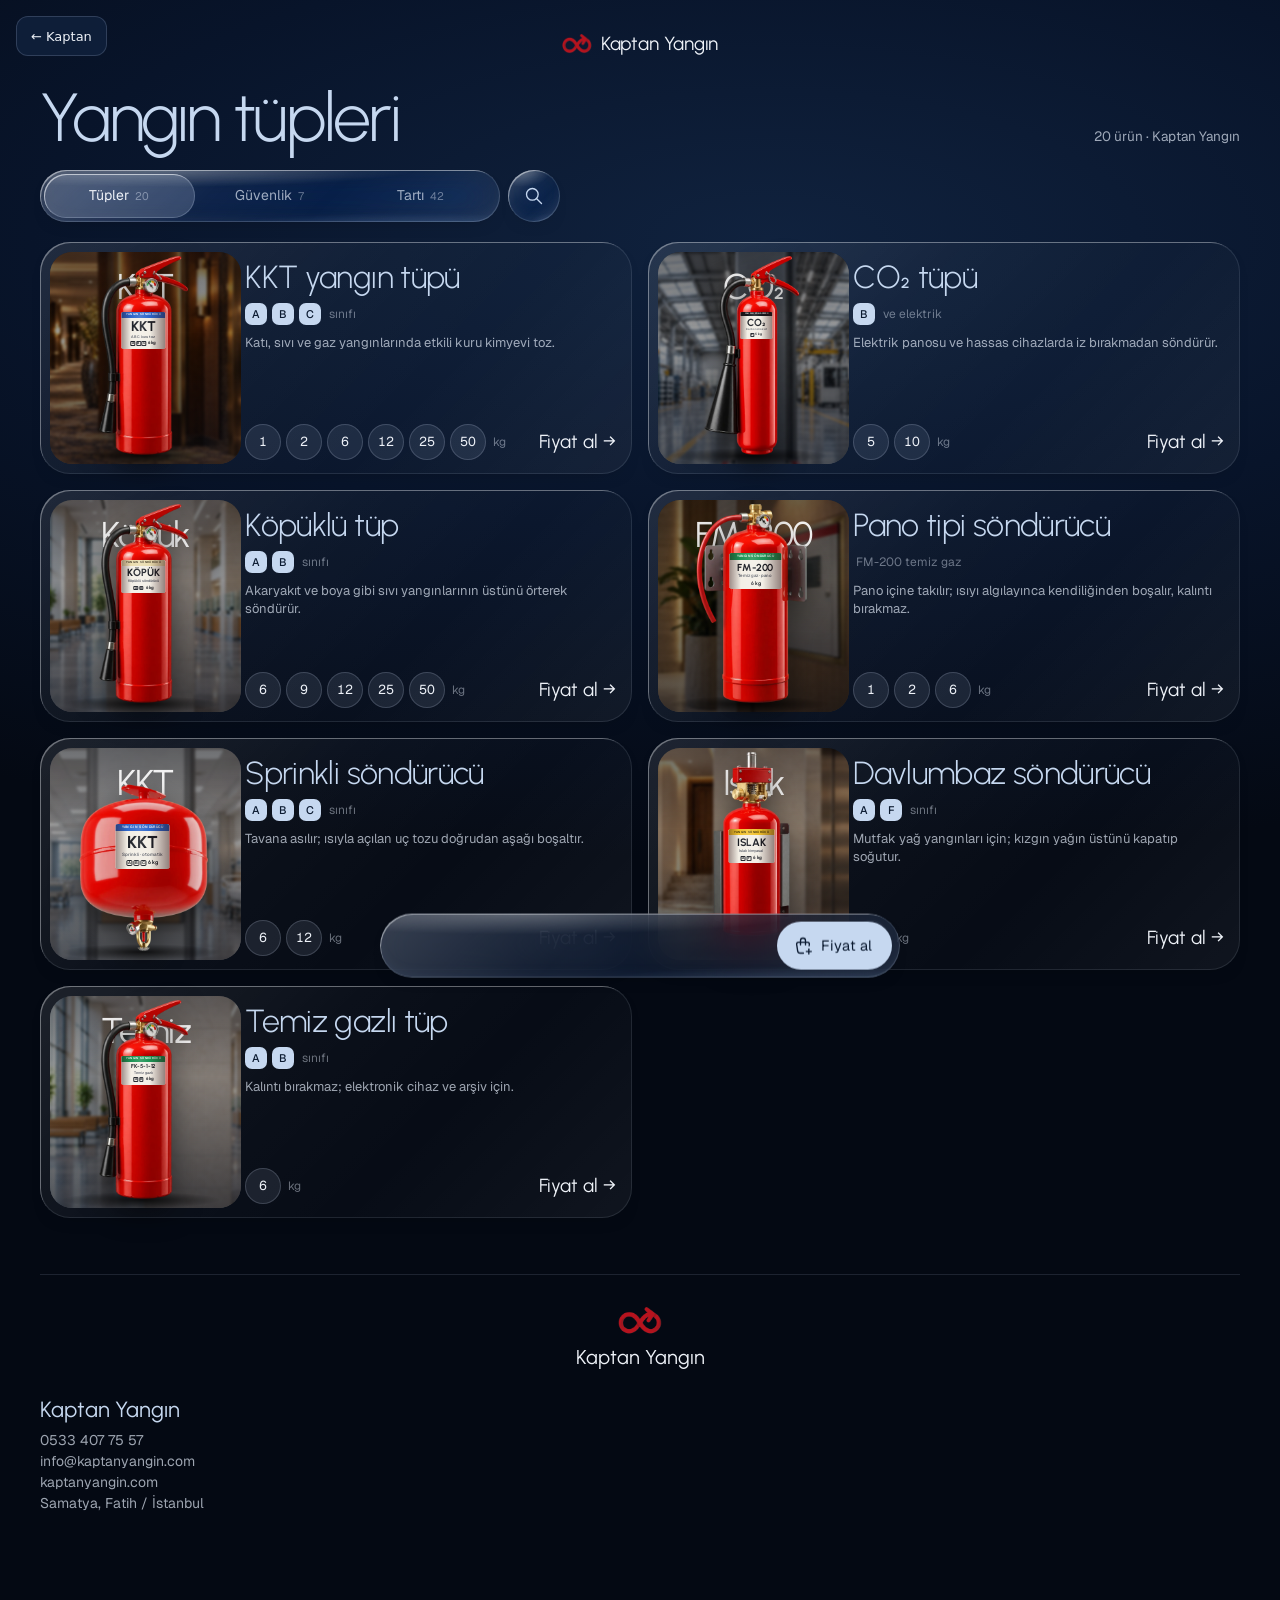
<file: urunler.html>
<!doctype html>
<html lang="tr">
<head>
<meta charset="utf-8">
<meta name="viewport" content="width=device-width, initial-scale=1">
<title>Ürünlerimiz · Kaptan</title>
<!-- Ürünler sayfası artık katalog (magaza/). Eski bağlantılar (#ysc, #yangin, #kantar) aynı sekmeye gider. -->
<script>location.replace("magaza/index.html" + location.hash);</script>
<meta http-equiv="refresh" content="0; url=magaza/index.html">
</head>
<body></body>
</html>
</file>
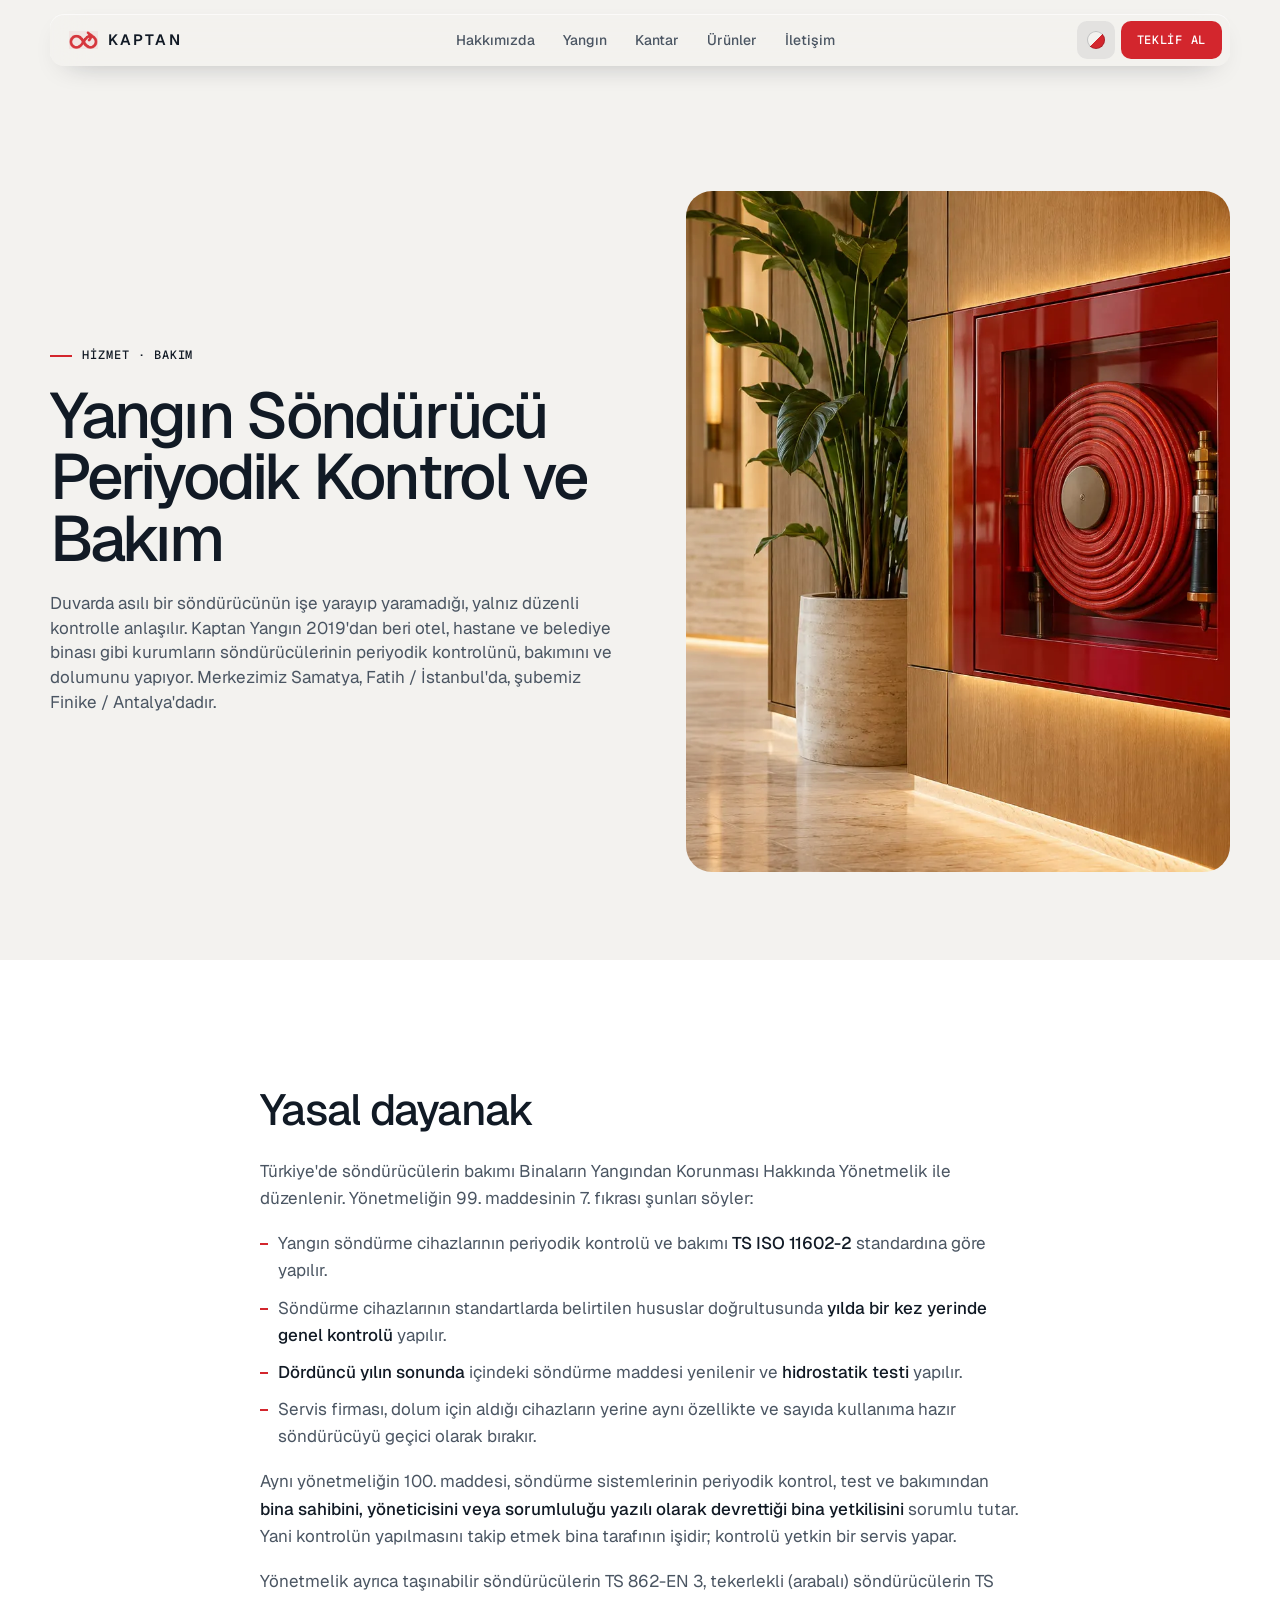
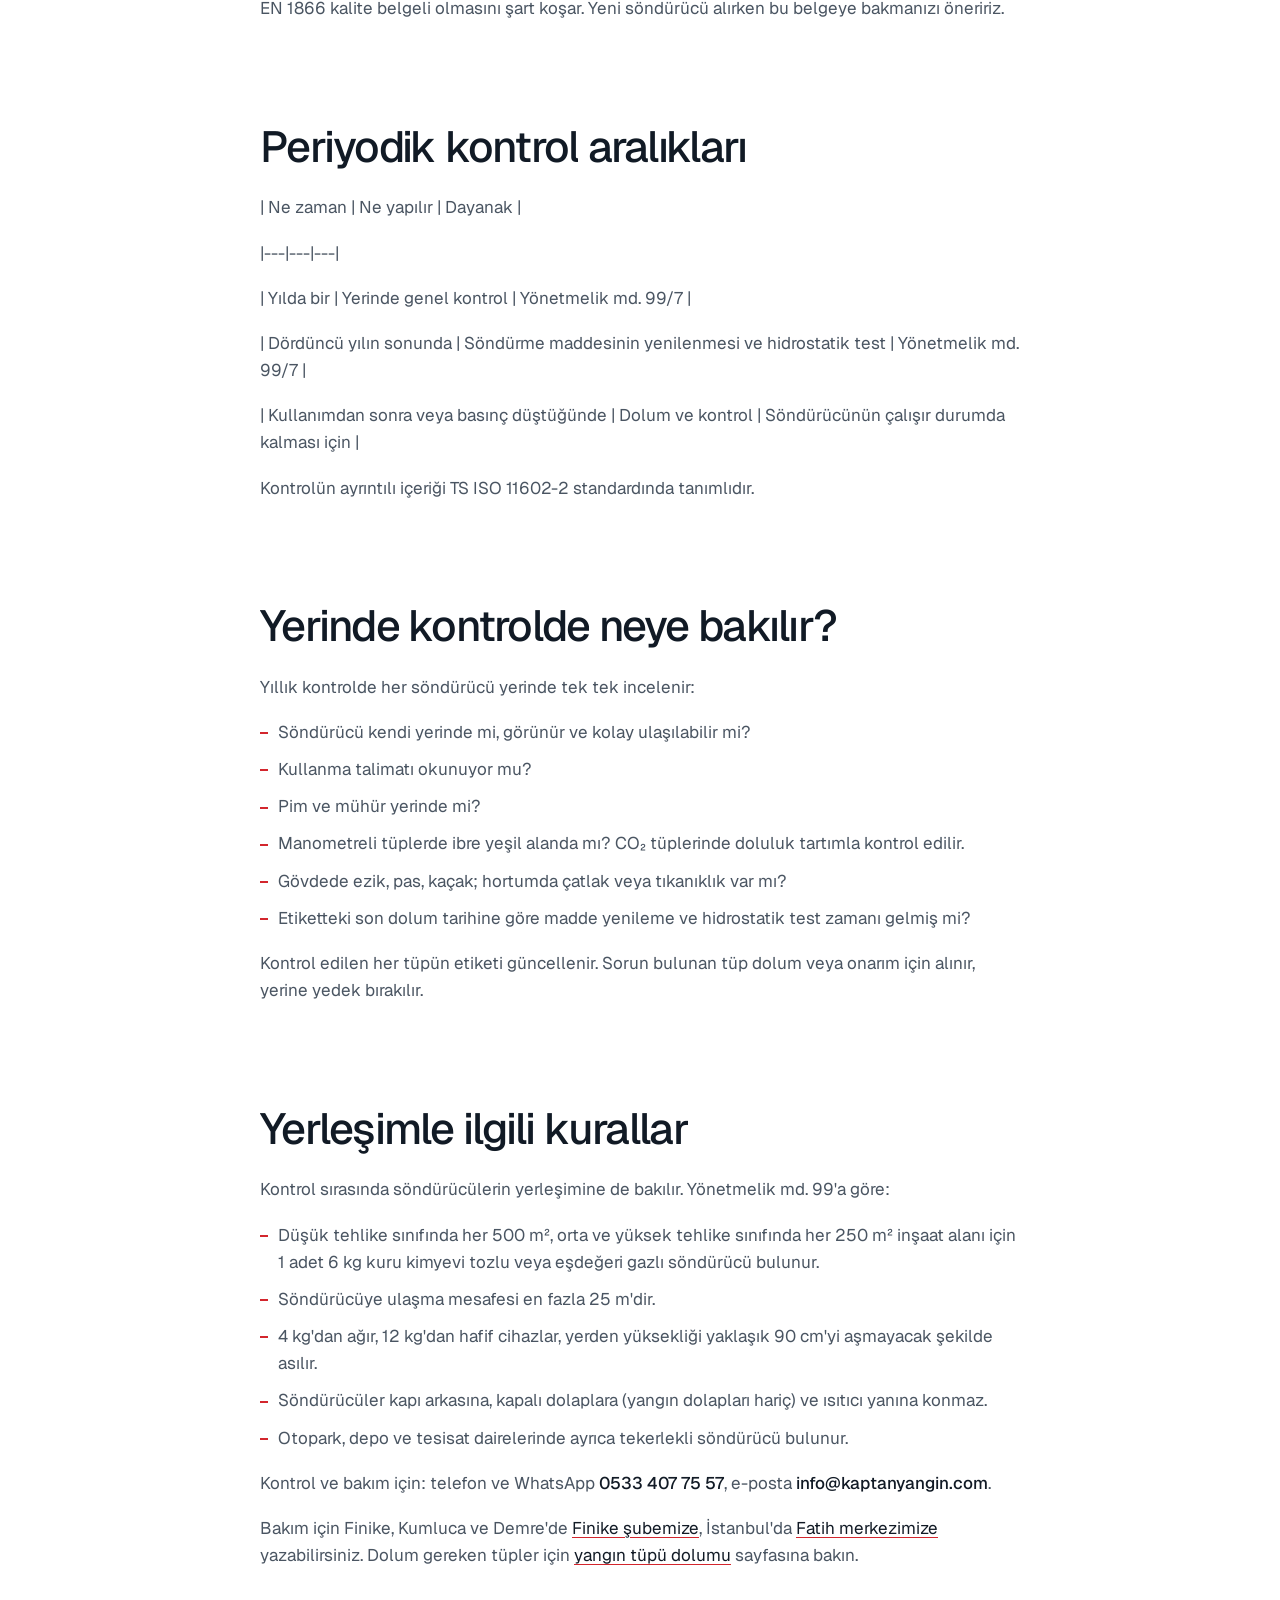
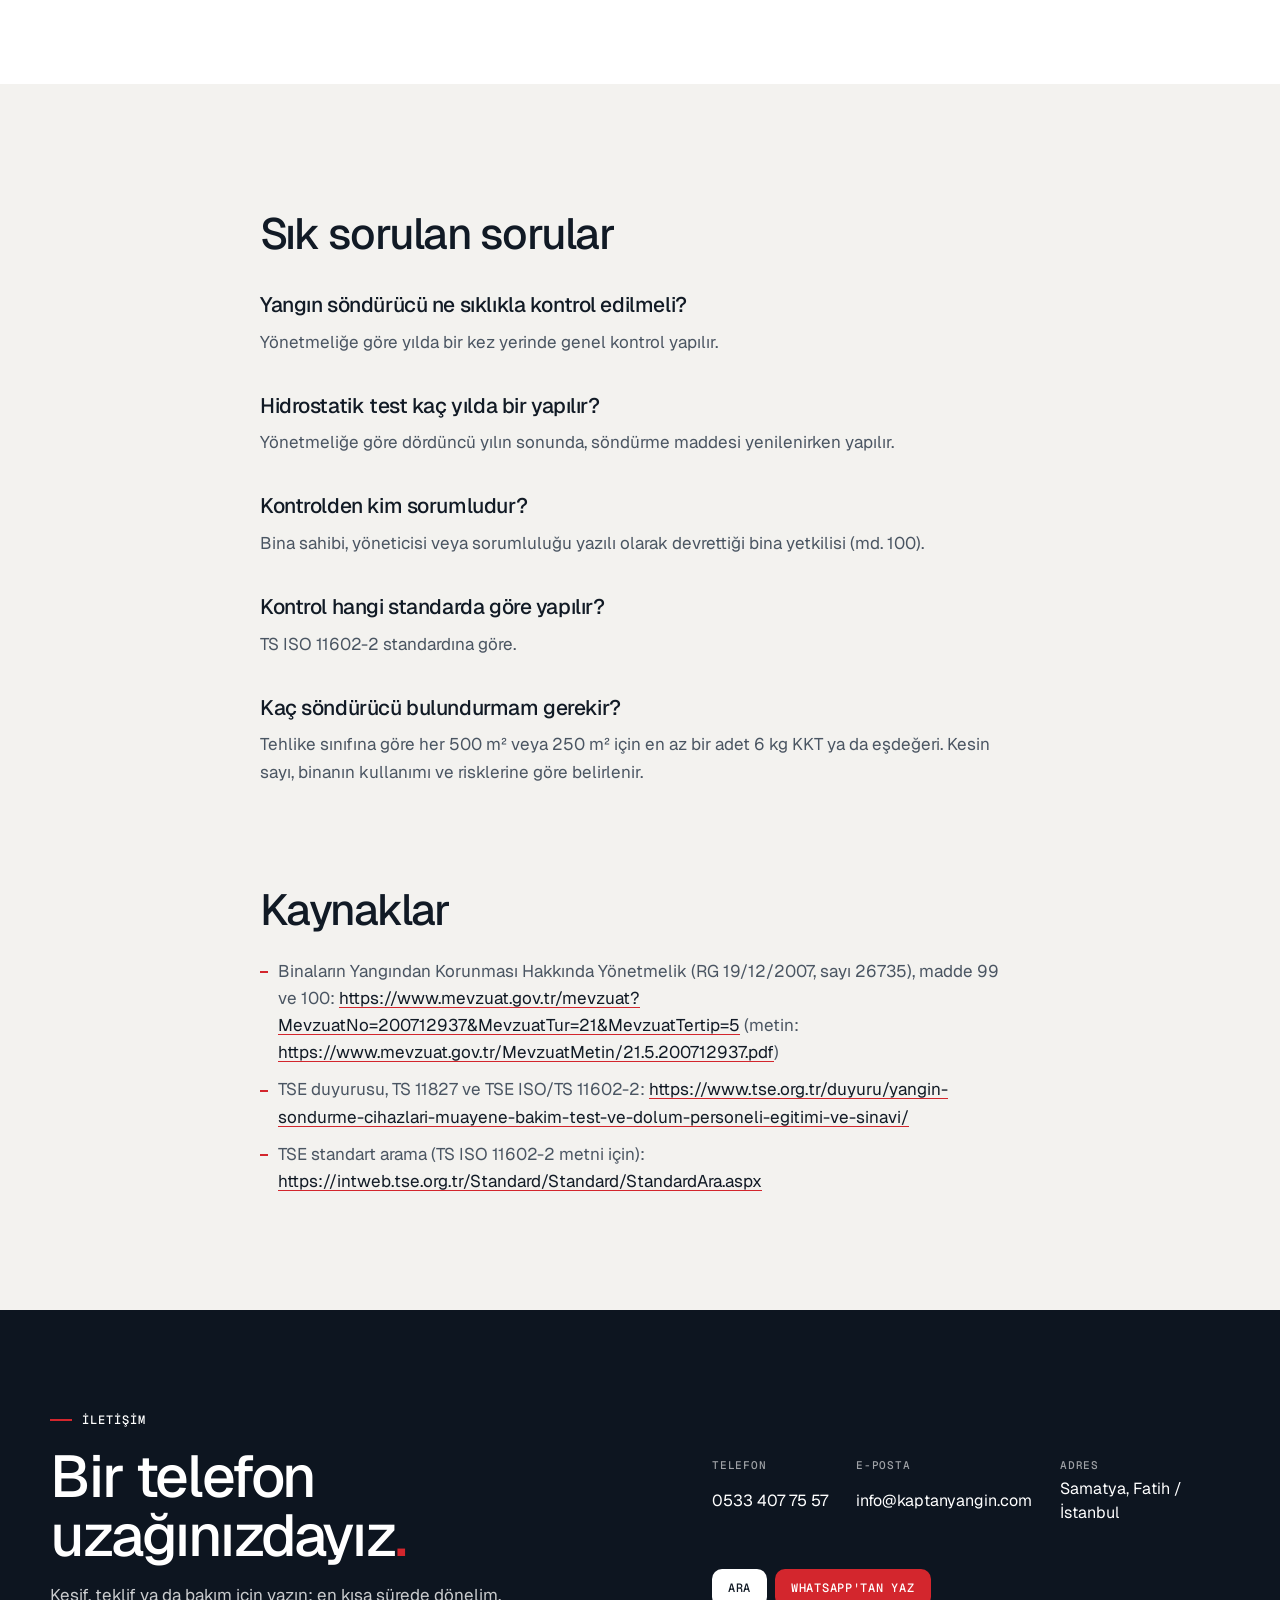
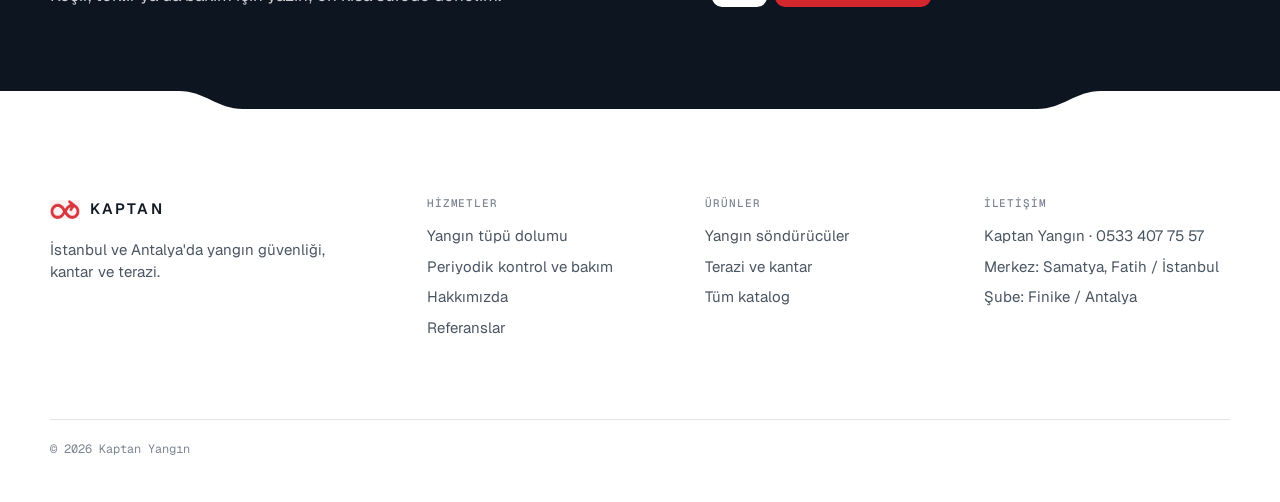
<file: yangin-sondurucu-bakim.html>
<!doctype html>
<html lang="tr">
<head>
<meta charset="utf-8">
<meta name="viewport" content="width=device-width, initial-scale=1, viewport-fit=cover">
<title>Yangın Söndürücü Periyodik Kontrol ve Bakım | Kaptan Yangın</title>
<meta name="description" content="Yangın söndürücülerin yıllık kontrolü, 4 yıllık madde yenileme ve hidrostatik test. Yönetmelik ve TS ISO 11602-2&#x27;ye göre periyodik bakım.">
<link rel="canonical" href="https://7kaptan.com/yangin-sondurucu-bakim">
<link rel="icon" href="favicon.ico" sizes="48x48">
<link rel="icon" type="image/png" sizes="32x32" href="favicon-32.png">
<link rel="icon" type="image/png" sizes="192x192" href="ikon-192.png">
<link rel="apple-touch-icon" href="apple-touch-icon.png">
<meta property="og:type" content="website">
<meta property="og:site_name" content="Kaptan Yangın">
<meta property="og:title" content="Yangın Söndürücü Periyodik Kontrol ve Bakım | Kaptan Yangın">
<meta property="og:description" content="Yangın söndürücülerin yıllık kontrolü, 4 yıllık madde yenileme ve hidrostatik test. Yönetmelik ve TS ISO 11602-2&#x27;ye göre periyodik bakım.">
<meta property="og:url" content="https://7kaptan.com/yangin-sondurucu-bakim">
<meta property="og:locale" content="tr_TR">
<meta property="og:image" content="https://7kaptan.com/varlik/paylasim.jpg">
<meta property="og:image:width" content="1200">
<meta property="og:image:height" content="630">
<meta name="twitter:card" content="summary_large_image">
<script type="application/ld+json">
{
 "@context": "https://schema.org",
 "@graph": [
  {
   "@type": "BreadcrumbList",
   "itemListElement": [
    {
     "@type": "ListItem",
     "position": 1,
     "name": "Kaptan Yangın",
     "item": "https://7kaptan.com/"
    },
    {
     "@type": "ListItem",
     "position": 2,
     "name": "Yangın Söndürücü Periyodik Kontrol ve Bakım",
     "item": "https://7kaptan.com/yangin-sondurucu-bakim"
    }
   ]
  },
  {
   "@type": "Service",
   "name": "Yangın Söndürücü Periyodik Kontrol ve Bakım",
   "provider": {
    "@id": "https://7kaptan.com/#org"
   },
   "url": "https://7kaptan.com/yangin-sondurucu-bakim",
   "areaServed": [
    "İstanbul",
    "Antalya"
   ],
   "description": "Yangın söndürücülerin yıllık kontrolü, 4 yıllık madde yenileme ve hidrostatik test. Yönetmelik ve TS ISO 11602-2'ye göre periyodik bakım."
  }
 ]
}
</script>
<link rel="preconnect" href="https://fonts.googleapis.com">
<link rel="preconnect" href="https://fonts.gstatic.com" crossorigin>
<link rel="preload" as="style" href="https://fonts.googleapis.com/css2?family=Geist:wght@400;500;600&family=Geist+Mono:wght@400;500&display=swap" onload="this.onload=null;this.rel='stylesheet'"><noscript><link rel="preload" as="style" href="https://fonts.googleapis.com/css2?family=Geist:wght@400;500;600&family=Geist+Mono:wght@400;500&display=swap" onload="this.onload=null;this.rel='stylesheet'"><noscript><link rel="stylesheet" href="https://fonts.googleapis.com/css2?family=Geist:wght@400;500;600&family=Geist+Mono:wght@400;500&display=swap"></noscript></noscript>
<link rel="stylesheet" href="stil.css">
<script src="tema.js"></script>
</head>
<!-- Bu sayfa Araclar/seo-sayfalar.py ile Icerik/yangin-sondurucu-bakim.md dosyasından üretilir; elle düzenleme yerine .md değiştirilir. -->
<body data-sayfa="yangin-sondurucu-bakim">
<main>
  <section class="sayfa-bas hakk-bas" data-unsur="yangin">
    <div class="ic">
      <div><p class="etiket">Hizmet · Bakım</p>
        <h1 class="dev bol" style="margin-top:22px;font-size:clamp(40px,5vw,84px)">Yangın Söndürücü Periyodik Kontrol ve Bakım</h1>
        <p class="giris">Duvarda asılı bir söndürücünün işe yarayıp yaramadığı, yalnız düzenli kontrolle anlaşılır. Kaptan Yangın 2019'dan beri otel, hastane ve belediye binası gibi kurumların söndürücülerinin periyodik kontrolünü, bakımını ve dolumunu yapıyor. Merkezimiz Samatya, Fatih / İstanbul'da, şubemiz Finike / Antalya'dadır.</p></div>
      <div class="resim"><img src="gorsel/I08-dolap.webp" alt="Duvarda yangın dolabı ve söndürücü" style="object-position:70% 50%"></div>
    </div>
  </section>
  <section class="kesinti">
    <div class="ic yazi-sutun"><h2 class="baslik bol">Yasal dayanak</h2><p>Türkiye'de söndürücülerin bakımı Binaların Yangından Korunması Hakkında Yönetmelik ile düzenlenir. Yönetmeliğin 99. maddesinin 7. fıkrası şunları söyler:</p><ul><li>Yangın söndürme cihazlarının periyodik kontrolü ve bakımı <b>TS ISO 11602-2</b> standardına göre yapılır.</li><li>Söndürme cihazlarının standartlarda belirtilen hususlar doğrultusunda <b>yılda bir kez yerinde genel kontrolü</b> yapılır.</li><li><b>Dördüncü yılın sonunda</b> içindeki söndürme maddesi yenilenir ve <b>hidrostatik testi</b> yapılır.</li><li>Servis firması, dolum için aldığı cihazların yerine aynı özellikte ve sayıda kullanıma hazır söndürücüyü geçici olarak bırakır.</li></ul><p>Aynı yönetmeliğin 100. maddesi, söndürme sistemlerinin periyodik kontrol, test ve bakımından <b>bina sahibini, yöneticisini veya sorumluluğu yazılı olarak devrettiği bina yetkilisini</b> sorumlu tutar. Yani kontrolün yapılmasını takip etmek bina tarafının işidir; kontrolü yetkin bir servis yapar.</p><p>Yönetmelik ayrıca taşınabilir söndürücülerin TS 862-EN 3, tekerlekli (arabalı) söndürücülerin TS EN 1866 kalite belgeli olmasını şart koşar. Yeni söndürücü alırken bu belgeye bakmanızı öneririz.</p><h2 class="baslik bol">Periyodik kontrol aralıkları</h2><p>| Ne zaman | Ne yapılır | Dayanak |</p><p>|---|---|---|</p><p>| Yılda bir | Yerinde genel kontrol | Yönetmelik md. 99/7 |</p><p>| Dördüncü yılın sonunda | Söndürme maddesinin yenilenmesi ve hidrostatik test | Yönetmelik md. 99/7 |</p><p>| Kullanımdan sonra veya basınç düştüğünde | Dolum ve kontrol | Söndürücünün çalışır durumda kalması için |</p><p>Kontrolün ayrıntılı içeriği TS ISO 11602-2 standardında tanımlıdır.</p><h2 class="baslik bol">Yerinde kontrolde neye bakılır?</h2><p>Yıllık kontrolde her söndürücü yerinde tek tek incelenir:</p><ul><li>Söndürücü kendi yerinde mi, görünür ve kolay ulaşılabilir mi?</li><li>Kullanma talimatı okunuyor mu?</li><li>Pim ve mühür yerinde mi?</li><li>Manometreli tüplerde ibre yeşil alanda mı? CO₂ tüplerinde doluluk tartımla kontrol edilir.</li><li>Gövdede ezik, pas, kaçak; hortumda çatlak veya tıkanıklık var mı?</li><li>Etiketteki son dolum tarihine göre madde yenileme ve hidrostatik test zamanı gelmiş mi?</li></ul><p>Kontrol edilen her tüpün etiketi güncellenir. Sorun bulunan tüp dolum veya onarım için alınır, yerine yedek bırakılır.</p><h2 class="baslik bol">Yerleşimle ilgili kurallar</h2><p>Kontrol sırasında söndürücülerin yerleşimine de bakılır. Yönetmelik md. 99'a göre:</p><ul><li>Düşük tehlike sınıfında her 500 m², orta ve yüksek tehlike sınıfında her 250 m² inşaat alanı için 1 adet 6 kg kuru kimyevi tozlu veya eşdeğeri gazlı söndürücü bulunur.</li><li>Söndürücüye ulaşma mesafesi en fazla 25 m'dir.</li><li>4 kg'dan ağır, 12 kg'dan hafif cihazlar, yerden yüksekliği yaklaşık 90 cm'yi aşmayacak şekilde asılır.</li><li>Söndürücüler kapı arkasına, kapalı dolaplara (yangın dolapları hariç) ve ısıtıcı yanına konmaz.</li><li>Otopark, depo ve tesisat dairelerinde ayrıca tekerlekli söndürücü bulunur.</li></ul><p>Kontrol ve bakım için: telefon ve WhatsApp <b>0533 407 75 57</b>, e-posta <b>info@kaptanyangin.com</b>.</p><p>Bakım için Finike, Kumluca ve Demre'de <a href="/antalya-finike">Finike şubemize</a>, İstanbul'da <a href="/istanbul-fatih">Fatih merkezimize</a> yazabilirsiniz. Dolum gereken tüpler için <a href="/yangin-tupu-dolum">yangın tüpü dolumu</a> sayfasına bakın.</p></div>
  </section>
  <section class="kesinti gri">
    <div class="ic yazi-sutun"><h2 class="baslik bol">Sık sorulan sorular</h2><h3>Yangın söndürücü ne sıklıkla kontrol edilmeli?</h3><p>Yönetmeliğe göre yılda bir kez yerinde genel kontrol yapılır.</p><h3>Hidrostatik test kaç yılda bir yapılır?</h3><p>Yönetmeliğe göre dördüncü yılın sonunda, söndürme maddesi yenilenirken yapılır.</p><h3>Kontrolden kim sorumludur?</h3><p>Bina sahibi, yöneticisi veya sorumluluğu yazılı olarak devrettiği bina yetkilisi (md. 100).</p><h3>Kontrol hangi standarda göre yapılır?</h3><p>TS ISO 11602-2 standardına göre.</p><h3>Kaç söndürücü bulundurmam gerekir?</h3><p>Tehlike sınıfına göre her 500 m² veya 250 m² için en az bir adet 6 kg KKT ya da eşdeğeri. Kesin sayı, binanın kullanımı ve risklerine göre belirlenir.</p><h2 class="baslik bol">Kaynaklar</h2><ul><li>Binaların Yangından Korunması Hakkında Yönetmelik (RG 19/12/2007, sayı 26735), madde 99 ve 100: <a href="https://www.mevzuat.gov.tr/mevzuat?MevzuatNo=200712937&amp;MevzuatTur=21&amp;MevzuatTertip=5" rel="noopener">https://www.mevzuat.gov.tr/mevzuat?MevzuatNo=200712937&amp;MevzuatTur=21&amp;MevzuatTertip=5</a> (metin: <a href="https://www.mevzuat.gov.tr/MevzuatMetin/21.5.200712937.pdf" rel="noopener">https://www.mevzuat.gov.tr/MevzuatMetin/21.5.200712937.pdf</a>)</li><li>TSE duyurusu, TS 11827 ve TSE ISO/TS 11602-2: <a href="https://www.tse.org.tr/duyuru/yangin-sondurme-cihazlari-muayene-bakim-test-ve-dolum-personeli-egitimi-ve-sinavi/" rel="noopener">https://www.tse.org.tr/duyuru/yangin-sondurme-cihazlari-muayene-bakim-test-ve-dolum-personeli-egitimi-ve-sinavi/</a></li><li>TSE standart arama (TS ISO 11602-2 metni için): <a href="https://intweb.tse.org.tr/Standard/Standard/StandardAra.aspx" rel="noopener">https://intweb.tse.org.tr/Standard/Standard/StandardAra.aspx</a></li></ul></div>
  </section>
</main>
<!--ALT-->
<footer class="alt">
  <div class="kapak"><span class="duz"></span><span class="egri"></span><span class="orta"></span><span class="egri ters"></span><span class="duz"></span></div>
  <div class="ic">
    <div><a class="logo" href="./"><i></i>KAPTAN</a><p style="margin-top:18px;max-width:280px">İstanbul ve Antalya'da yangın güvenliği, kantar ve terazi.</p></div>
    <div><h5>Hizmetler</h5><a href="yangin-tupu-dolum">Yangın tüpü dolumu</a><a href="yangin-sondurucu-bakim">Periyodik kontrol ve bakım</a><a href="hakkimizda">Hakkımızda</a><a href="hakkimizda#kurumlar">Referanslar</a></div>
    <div><h5>Ürünler</h5><a href="yangin-sondurucu">Yangın söndürücüler</a><a href="terazi-kantar">Terazi ve kantar</a><a href="magaza/">Tüm katalog</a></div>
    <div><h5>İletişim</h5><p>Kaptan Yangın · 0533 407 75 57</p><a href="istanbul-fatih">Merkez: Samatya, Fatih / İstanbul</a><a href="antalya-finike">Şube: Finike / Antalya</a></div>
    <p class="kucuk">© 2026 Kaptan Yangın</p>
  </div>
</footer>
<!--/ALT-->
<script src="katalog.js"></script>
<script src="ortak.js"></script>
<script src="magaza.js"></script>
</body>
</html>
</file>
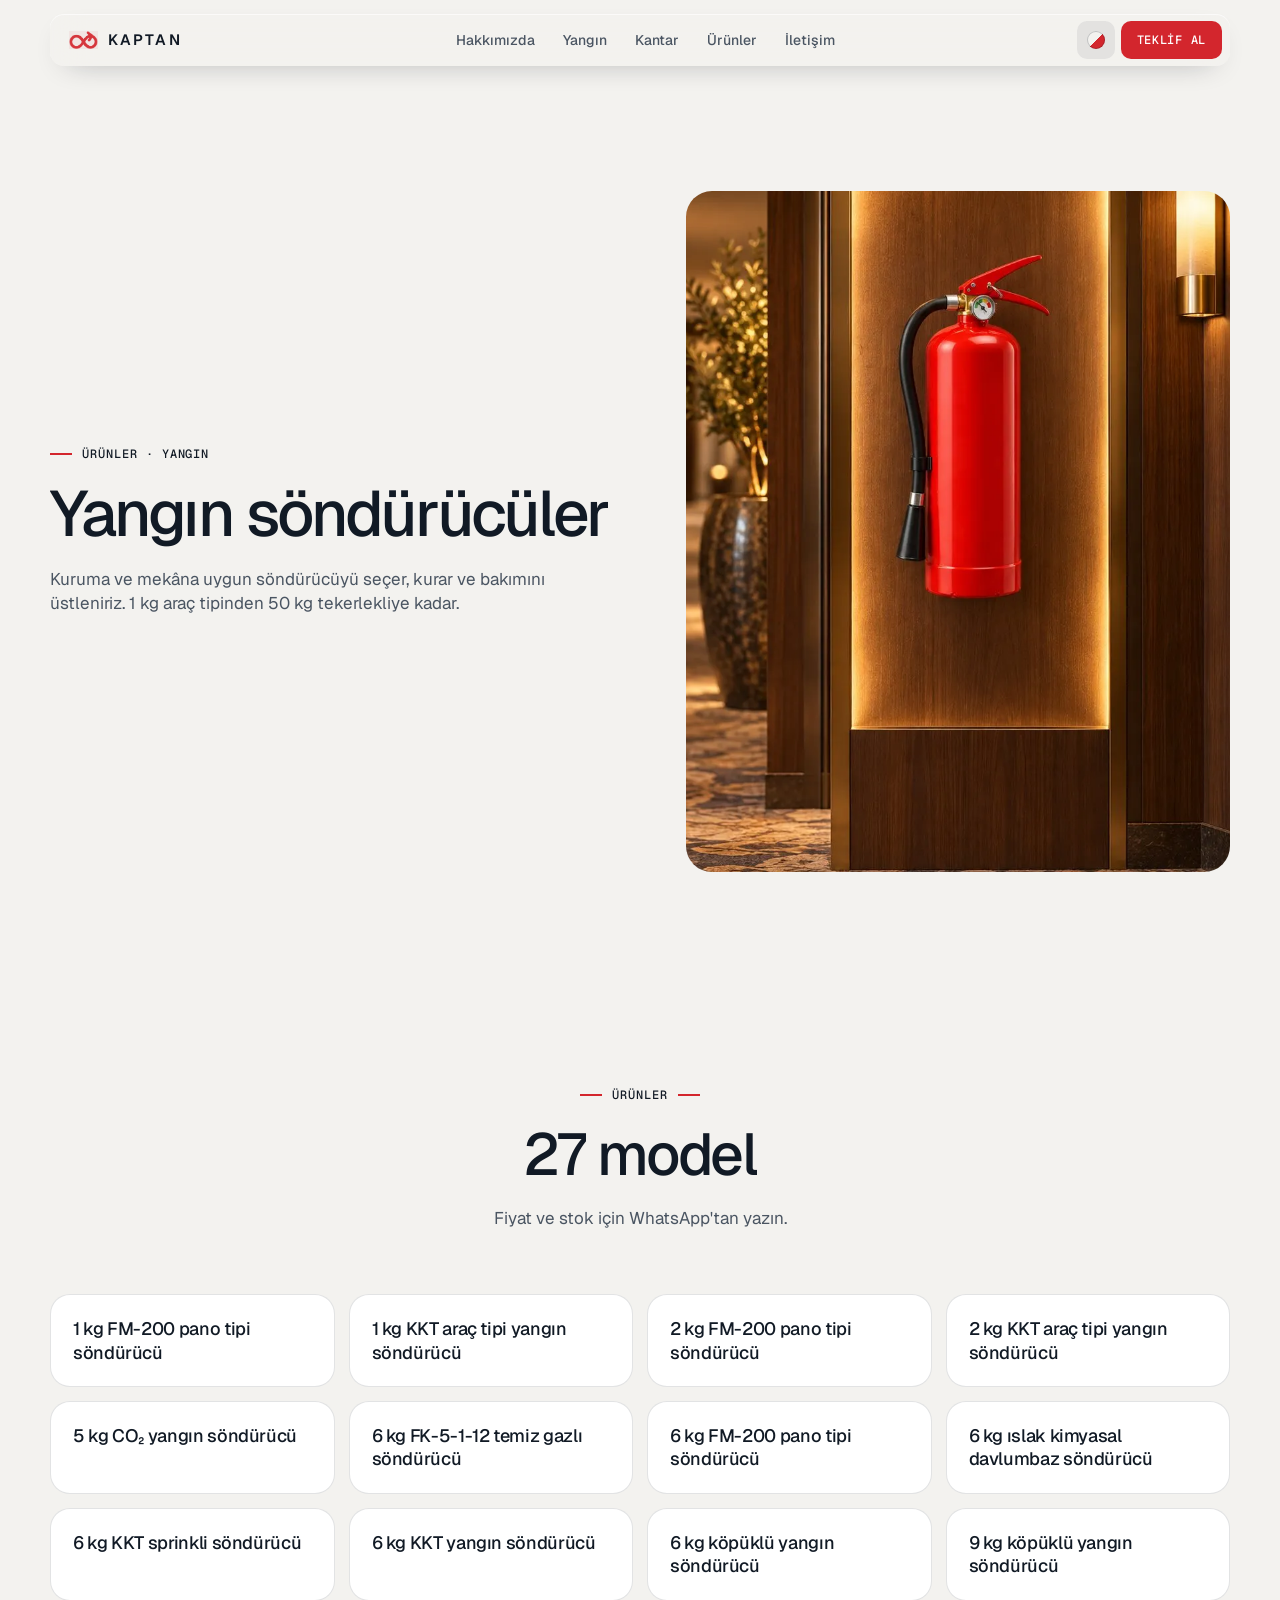
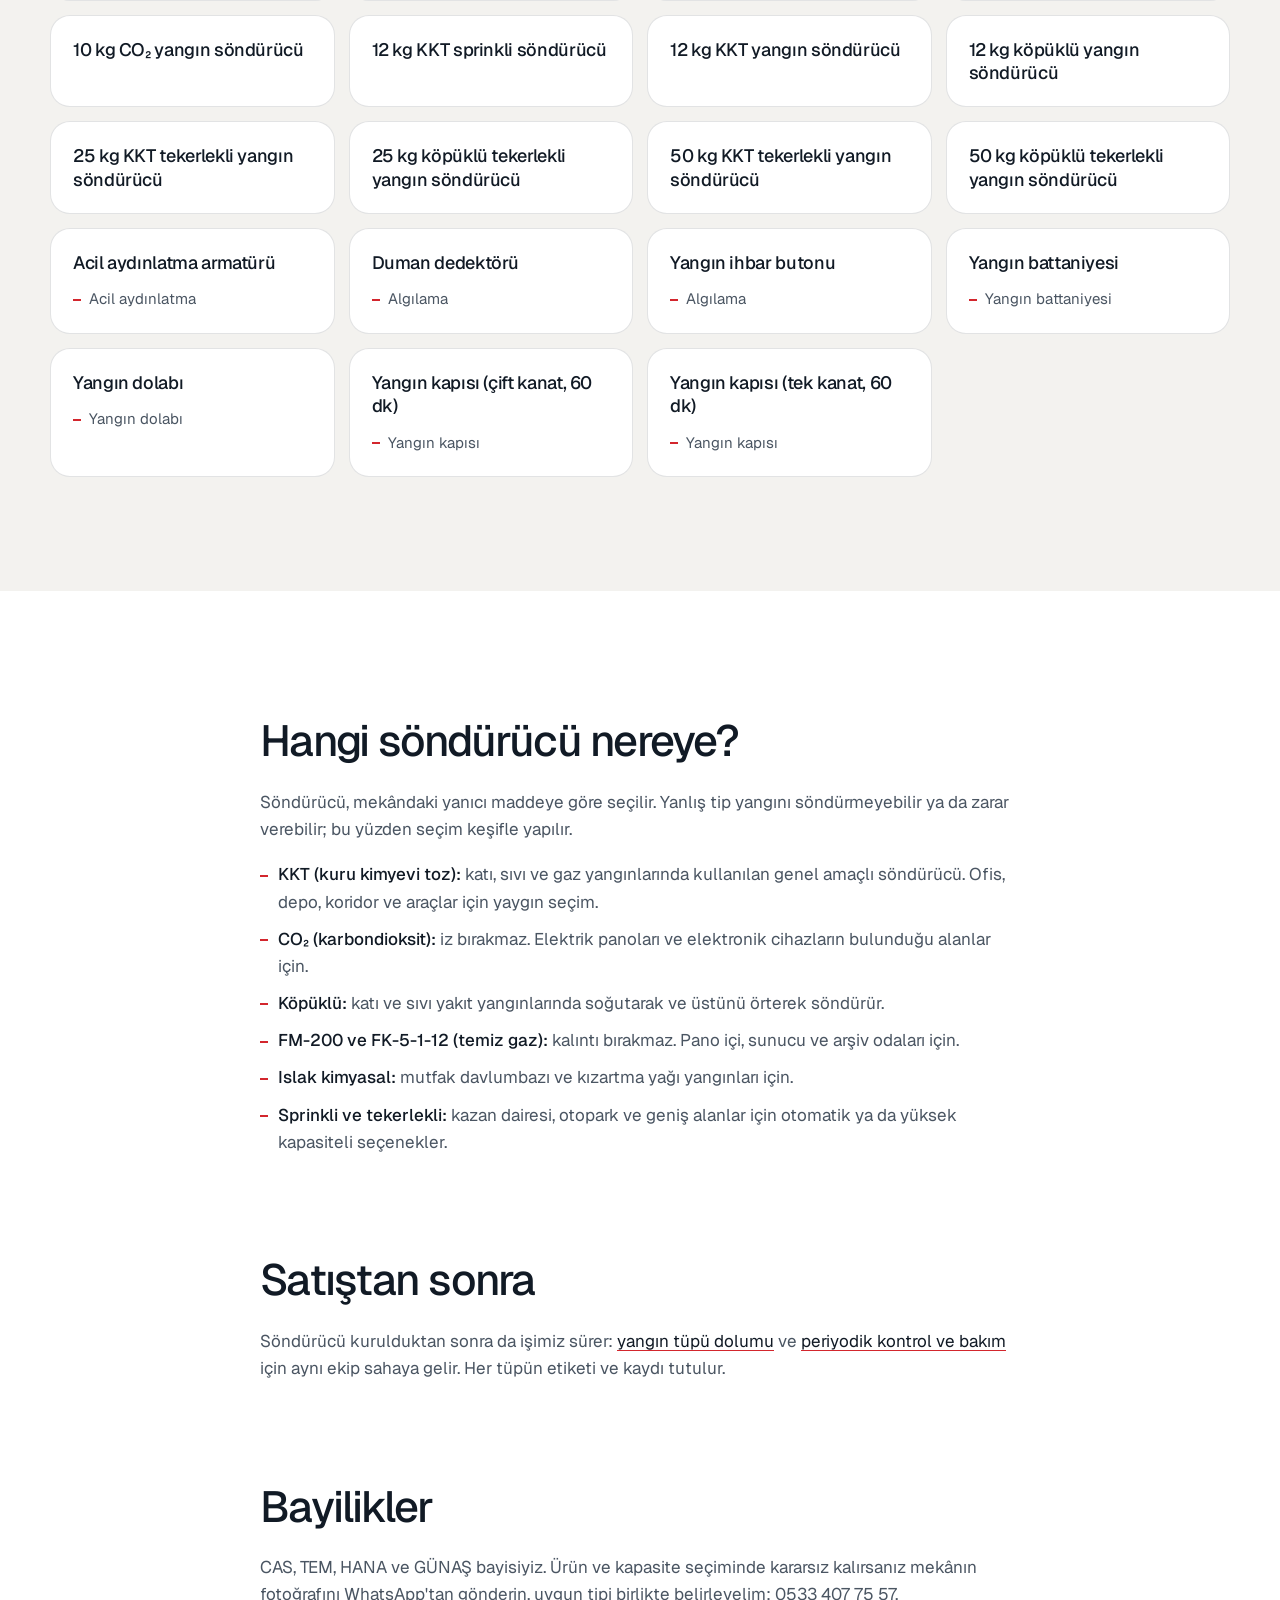
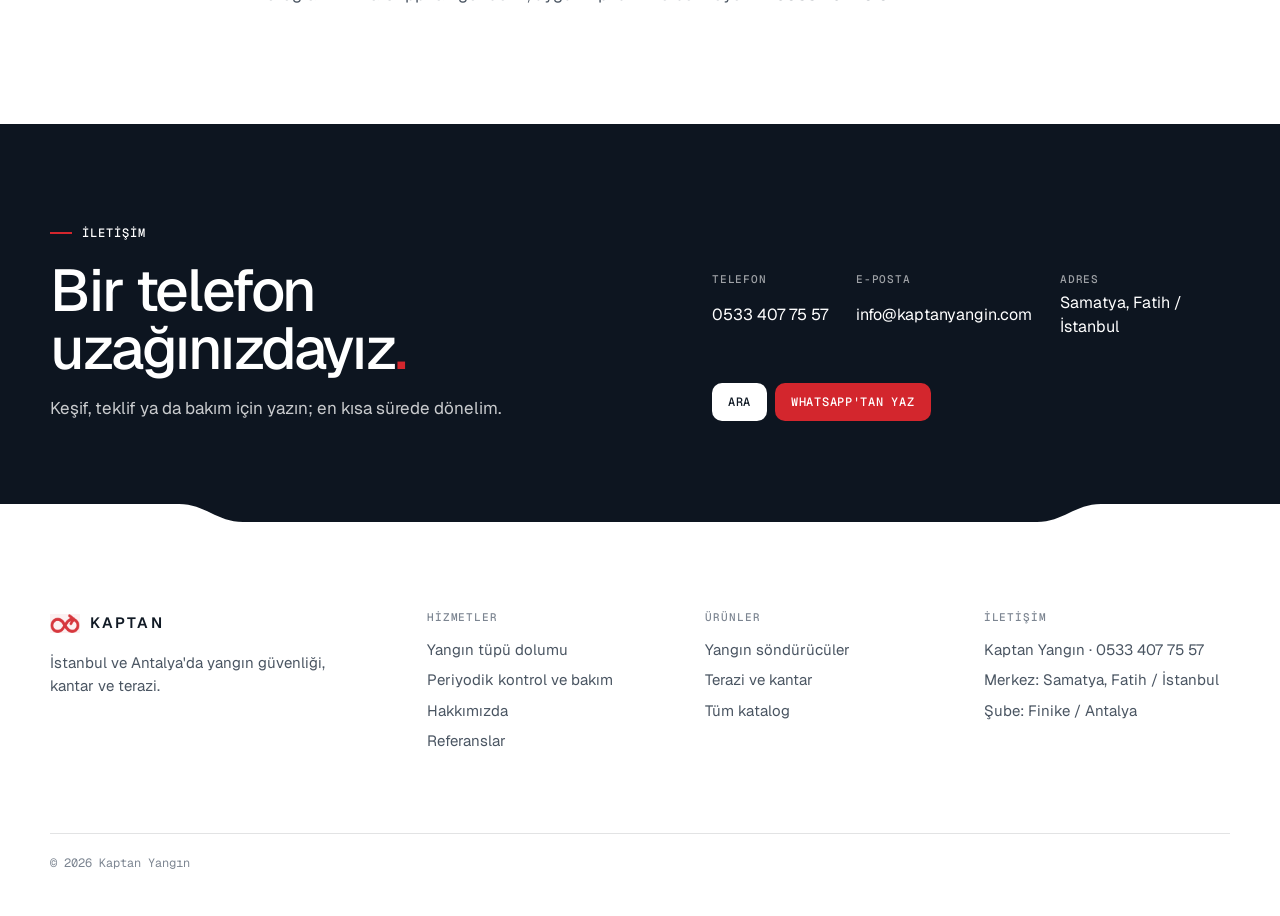
<file: yangin-sondurucu.html>
<!doctype html>
<html lang="tr">
<head>
<meta charset="utf-8">
<meta name="viewport" content="width=device-width, initial-scale=1, viewport-fit=cover">
<title>Yangın Söndürücü Modelleri ve Satışı | Kaptan Yangın</title>
<meta name="description" content="KKT, CO₂, köpüklü, FM-200 ve ıslak kimyasal yangın söndürücüler; 1 kg&#x27;dan 50 kg tekerlekliye. İstanbul ve Antalya&#x27;da satış, dolum ve bakım.">
<link rel="canonical" href="https://7kaptan.com/yangin-sondurucu">
<link rel="icon" href="favicon.ico" sizes="48x48">
<link rel="icon" type="image/png" sizes="32x32" href="favicon-32.png">
<link rel="icon" type="image/png" sizes="192x192" href="ikon-192.png">
<link rel="apple-touch-icon" href="apple-touch-icon.png">
<meta property="og:type" content="website">
<meta property="og:site_name" content="Kaptan Yangın">
<meta property="og:title" content="Yangın Söndürücü Modelleri ve Satışı | Kaptan Yangın">
<meta property="og:description" content="KKT, CO₂, köpüklü, FM-200 ve ıslak kimyasal yangın söndürücüler; 1 kg&#x27;dan 50 kg tekerlekliye. İstanbul ve Antalya&#x27;da satış, dolum ve bakım.">
<meta property="og:url" content="https://7kaptan.com/yangin-sondurucu">
<meta property="og:locale" content="tr_TR">
<meta property="og:image" content="https://7kaptan.com/varlik/paylasim.jpg">
<meta property="og:image:width" content="1200">
<meta property="og:image:height" content="630">
<meta name="twitter:card" content="summary_large_image">
<script type="application/ld+json">
{
 "@context": "https://schema.org",
 "@graph": [
  {
   "@type": "BreadcrumbList",
   "itemListElement": [
    {
     "@type": "ListItem",
     "position": 1,
     "name": "Kaptan Yangın",
     "item": "https://7kaptan.com/"
    },
    {
     "@type": "ListItem",
     "position": 2,
     "name": "Yangın söndürücüler",
     "item": "https://7kaptan.com/yangin-sondurucu"
    }
   ]
  },
  {
   "@type": "ItemList",
   "name": "Yangın söndürücüler",
   "numberOfItems": 27,
   "itemListElement": [
    {
     "@type": "ListItem",
     "position": 1,
     "name": "1 kg FM-200 pano tipi söndürücü"
    },
    {
     "@type": "ListItem",
     "position": 2,
     "name": "1 kg KKT araç tipi yangın söndürücü"
    },
    {
     "@type": "ListItem",
     "position": 3,
     "name": "2 kg FM-200 pano tipi söndürücü"
    },
    {
     "@type": "ListItem",
     "position": 4,
     "name": "2 kg KKT araç tipi yangın söndürücü"
    },
    {
     "@type": "ListItem",
     "position": 5,
     "name": "5 kg CO₂ yangın söndürücü"
    },
    {
     "@type": "ListItem",
     "position": 6,
     "name": "6 kg FK-5-1-12 temiz gazlı söndürücü"
    },
    {
     "@type": "ListItem",
     "position": 7,
     "name": "6 kg FM-200 pano tipi söndürücü"
    },
    {
     "@type": "ListItem",
     "position": 8,
     "name": "6 kg ıslak kimyasal davlumbaz söndürücü"
    },
    {
     "@type": "ListItem",
     "position": 9,
     "name": "6 kg KKT sprinkli söndürücü"
    },
    {
     "@type": "ListItem",
     "position": 10,
     "name": "6 kg KKT yangın söndürücü"
    },
    {
     "@type": "ListItem",
     "position": 11,
     "name": "6 kg köpüklü yangın söndürücü"
    },
    {
     "@type": "ListItem",
     "position": 12,
     "name": "9 kg köpüklü yangın söndürücü"
    },
    {
     "@type": "ListItem",
     "position": 13,
     "name": "10 kg CO₂ yangın söndürücü"
    },
    {
     "@type": "ListItem",
     "position": 14,
     "name": "12 kg KKT sprinkli söndürücü"
    },
    {
     "@type": "ListItem",
     "position": 15,
     "name": "12 kg KKT yangın söndürücü"
    },
    {
     "@type": "ListItem",
     "position": 16,
     "name": "12 kg köpüklü yangın söndürücü"
    },
    {
     "@type": "ListItem",
     "position": 17,
     "name": "25 kg KKT tekerlekli yangın söndürücü"
    },
    {
     "@type": "ListItem",
     "position": 18,
     "name": "25 kg köpüklü tekerlekli yangın söndürücü"
    },
    {
     "@type": "ListItem",
     "position": 19,
     "name": "50 kg KKT tekerlekli yangın söndürücü"
    },
    {
     "@type": "ListItem",
     "position": 20,
     "name": "50 kg köpüklü tekerlekli yangın söndürücü"
    },
    {
     "@type": "ListItem",
     "position": 21,
     "name": "Acil aydınlatma armatürü"
    },
    {
     "@type": "ListItem",
     "position": 22,
     "name": "Duman dedektörü"
    },
    {
     "@type": "ListItem",
     "position": 23,
     "name": "Yangın ihbar butonu"
    },
    {
     "@type": "ListItem",
     "position": 24,
     "name": "Yangın battaniyesi"
    },
    {
     "@type": "ListItem",
     "position": 25,
     "name": "Yangın dolabı"
    },
    {
     "@type": "ListItem",
     "position": 26,
     "name": "Yangın kapısı (çift kanat, 60 dk)"
    },
    {
     "@type": "ListItem",
     "position": 27,
     "name": "Yangın kapısı (tek kanat, 60 dk)"
    }
   ]
  }
 ]
}
</script>
<link rel="preconnect" href="https://fonts.googleapis.com">
<link rel="preconnect" href="https://fonts.gstatic.com" crossorigin>
<link rel="preload" as="style" href="https://fonts.googleapis.com/css2?family=Geist:wght@400;500;600&family=Geist+Mono:wght@400;500&display=swap" onload="this.onload=null;this.rel='stylesheet'"><noscript><link rel="preload" as="style" href="https://fonts.googleapis.com/css2?family=Geist:wght@400;500;600&family=Geist+Mono:wght@400;500&display=swap" onload="this.onload=null;this.rel='stylesheet'"><noscript><link rel="stylesheet" href="https://fonts.googleapis.com/css2?family=Geist:wght@400;500;600&family=Geist+Mono:wght@400;500&display=swap"></noscript></noscript>
<link rel="stylesheet" href="stil.css">
<script src="tema.js"></script>
</head>
<!-- Bu sayfa Araclar/seo-sayfalar.py ile Icerik/yangin-sondurucu.md dosyasından üretilir; elle düzenleme yerine .md değiştirilir. -->
<body data-sayfa="yangin-sondurucu">
<main>
  <section class="sayfa-bas hakk-bas" data-unsur="yangin">
    <div class="ic">
      <div><p class="etiket">Ürünler · Yangın</p>
        <h1 class="dev bol" style="margin-top:22px;font-size:clamp(40px,5vw,84px)">Yangın söndürücüler</h1>
        <p class="giris">Kuruma ve mekâna uygun söndürücüyü seçer, kurar ve bakımını üstleniriz. 1 kg araç tipinden 50 kg tekerlekliye kadar.</p></div>
      <div class="resim"><img src="gorsel/T4-otel-tuplu.webp" alt="Otel koridorunda duvara asılı kırmızı yangın söndürücü" style="object-position:50% 40%"></div>
    </div>
  </section>
  <section class="kesinti gri">
    <div class="ic"><div class="ortali"><p class="etiket">Ürünler</p><h2 class="baslik bol" style="margin-top:22px">27 model</h2><p class="giris">Fiyat ve stok için WhatsApp'tan yazın.</p></div>
      <div class="hizmetler urun-izgara"><a class="hizmet urun-kart" href="magaza/#u-26"><h3>1 kg FM-200 pano tipi söndürücü</h3></a><a class="hizmet urun-kart" href="magaza/#u-25"><h3>1 kg KKT araç tipi yangın söndürücü</h3></a><a class="hizmet urun-kart" href="magaza/#u-24"><h3>2 kg FM-200 pano tipi söndürücü</h3></a><a class="hizmet urun-kart" href="magaza/#u-8"><h3>2 kg KKT araç tipi yangın söndürücü</h3></a><a class="hizmet urun-kart" href="magaza/#u-3"><h3>5 kg CO₂ yangın söndürücü</h3></a><a class="hizmet urun-kart" href="magaza/#u-17"><h3>6 kg FK-5-1-12 temiz gazlı söndürücü</h3></a><a class="hizmet urun-kart" href="magaza/#u-10"><h3>6 kg FM-200 pano tipi söndürücü</h3></a><a class="hizmet urun-kart" href="magaza/#u-16"><h3>6 kg ıslak kimyasal davlumbaz söndürücü</h3></a><a class="hizmet urun-kart" href="magaza/#u-23"><h3>6 kg KKT sprinkli söndürücü</h3></a><a class="hizmet urun-kart" href="magaza/#u-1"><h3>6 kg KKT yangın söndürücü</h3></a><a class="hizmet urun-kart" href="magaza/#u-4"><h3>6 kg köpüklü yangın söndürücü</h3></a><a class="hizmet urun-kart" href="magaza/#u-18"><h3>9 kg köpüklü yangın söndürücü</h3></a><a class="hizmet urun-kart" href="magaza/#u-15"><h3>10 kg CO₂ yangın söndürücü</h3></a><a class="hizmet urun-kart" href="magaza/#u-21"><h3>12 kg KKT sprinkli söndürücü</h3></a><a class="hizmet urun-kart" href="magaza/#u-2"><h3>12 kg KKT yangın söndürücü</h3></a><a class="hizmet urun-kart" href="magaza/#u-108"><h3>12 kg köpüklü yangın söndürücü</h3></a><a class="hizmet urun-kart" href="magaza/#u-19"><h3>25 kg KKT tekerlekli yangın söndürücü</h3></a><a class="hizmet urun-kart" href="magaza/#u-247"><h3>25 kg köpüklü tekerlekli yangın söndürücü</h3></a><a class="hizmet urun-kart" href="magaza/#u-9"><h3>50 kg KKT tekerlekli yangın söndürücü</h3></a><a class="hizmet urun-kart" href="magaza/#u-109"><h3>50 kg köpüklü tekerlekli yangın söndürücü</h3></a><a class="hizmet urun-kart" href="magaza/#u-60"><h3>Acil aydınlatma armatürü</h3><ul><li>Acil aydınlatma</li></ul></a><a class="hizmet urun-kart" href="magaza/#u-68"><h3>Duman dedektörü</h3><ul><li>Algılama</li></ul></a><a class="hizmet urun-kart" href="magaza/#u-67"><h3>Yangın ihbar butonu</h3><ul><li>Algılama</li></ul></a><a class="hizmet urun-kart" href="magaza/#u-58"><h3>Yangın battaniyesi</h3><ul><li>Yangın battaniyesi</li></ul></a><a class="hizmet urun-kart" href="magaza/#u-29"><h3>Yangın dolabı</h3><ul><li>Yangın dolabı</li></ul></a><a class="hizmet urun-kart" href="magaza/#u-28"><h3>Yangın kapısı (çift kanat, 60 dk)</h3><ul><li>Yangın kapısı</li></ul></a><a class="hizmet urun-kart" href="magaza/#u-27"><h3>Yangın kapısı (tek kanat, 60 dk)</h3><ul><li>Yangın kapısı</li></ul></a></div></div>
  </section>
  <section class="kesinti">
    <div class="ic yazi-sutun"><h2 class="baslik bol">Hangi söndürücü nereye?</h2><p>Söndürücü, mekândaki yanıcı maddeye göre seçilir. Yanlış tip yangını söndürmeyebilir ya da zarar verebilir; bu yüzden seçim keşifle yapılır.</p><ul><li><b>KKT (kuru kimyevi toz):</b> katı, sıvı ve gaz yangınlarında kullanılan genel amaçlı söndürücü. Ofis, depo, koridor ve araçlar için yaygın seçim.</li><li><b>CO₂ (karbondioksit):</b> iz bırakmaz. Elektrik panoları ve elektronik cihazların bulunduğu alanlar için.</li><li><b>Köpüklü:</b> katı ve sıvı yakıt yangınlarında soğutarak ve üstünü örterek söndürür.</li><li><b>FM-200 ve FK-5-1-12 (temiz gaz):</b> kalıntı bırakmaz. Pano içi, sunucu ve arşiv odaları için.</li><li><b>Islak kimyasal:</b> mutfak davlumbazı ve kızartma yağı yangınları için.</li><li><b>Sprinkli ve tekerlekli:</b> kazan dairesi, otopark ve geniş alanlar için otomatik ya da yüksek kapasiteli seçenekler.</li></ul><h2 class="baslik bol">Satıştan sonra</h2><p>Söndürücü kurulduktan sonra da işimiz sürer: <a href="/yangin-tupu-dolum">yangın tüpü dolumu</a> ve <a href="/yangin-sondurucu-bakim">periyodik kontrol ve bakım</a> için aynı ekip sahaya gelir. Her tüpün etiketi ve kaydı tutulur.</p><h2 class="baslik bol">Bayilikler</h2><p>CAS, TEM, HANA ve GÜNAŞ bayisiyiz. Ürün ve kapasite seçiminde kararsız kalırsanız mekânın fotoğrafını WhatsApp'tan gönderin, uygun tipi birlikte belirleyelim: 0533 407 75 57.</p></div>
  </section>
</main>
<!--ALT-->
<footer class="alt">
  <div class="kapak"><span class="duz"></span><span class="egri"></span><span class="orta"></span><span class="egri ters"></span><span class="duz"></span></div>
  <div class="ic">
    <div><a class="logo" href="./"><i></i>KAPTAN</a><p style="margin-top:18px;max-width:280px">İstanbul ve Antalya'da yangın güvenliği, kantar ve terazi.</p></div>
    <div><h5>Hizmetler</h5><a href="yangin-tupu-dolum">Yangın tüpü dolumu</a><a href="yangin-sondurucu-bakim">Periyodik kontrol ve bakım</a><a href="hakkimizda">Hakkımızda</a><a href="hakkimizda#kurumlar">Referanslar</a></div>
    <div><h5>Ürünler</h5><a href="yangin-sondurucu">Yangın söndürücüler</a><a href="terazi-kantar">Terazi ve kantar</a><a href="magaza/">Tüm katalog</a></div>
    <div><h5>İletişim</h5><p>Kaptan Yangın · 0533 407 75 57</p><a href="istanbul-fatih">Merkez: Samatya, Fatih / İstanbul</a><a href="antalya-finike">Şube: Finike / Antalya</a></div>
    <p class="kucuk">© 2026 Kaptan Yangın</p>
  </div>
</footer>
<!--/ALT-->
<script src="katalog.js"></script>
<script src="ortak.js"></script>
<script src="magaza.js"></script>
</body>
</html>
</file>
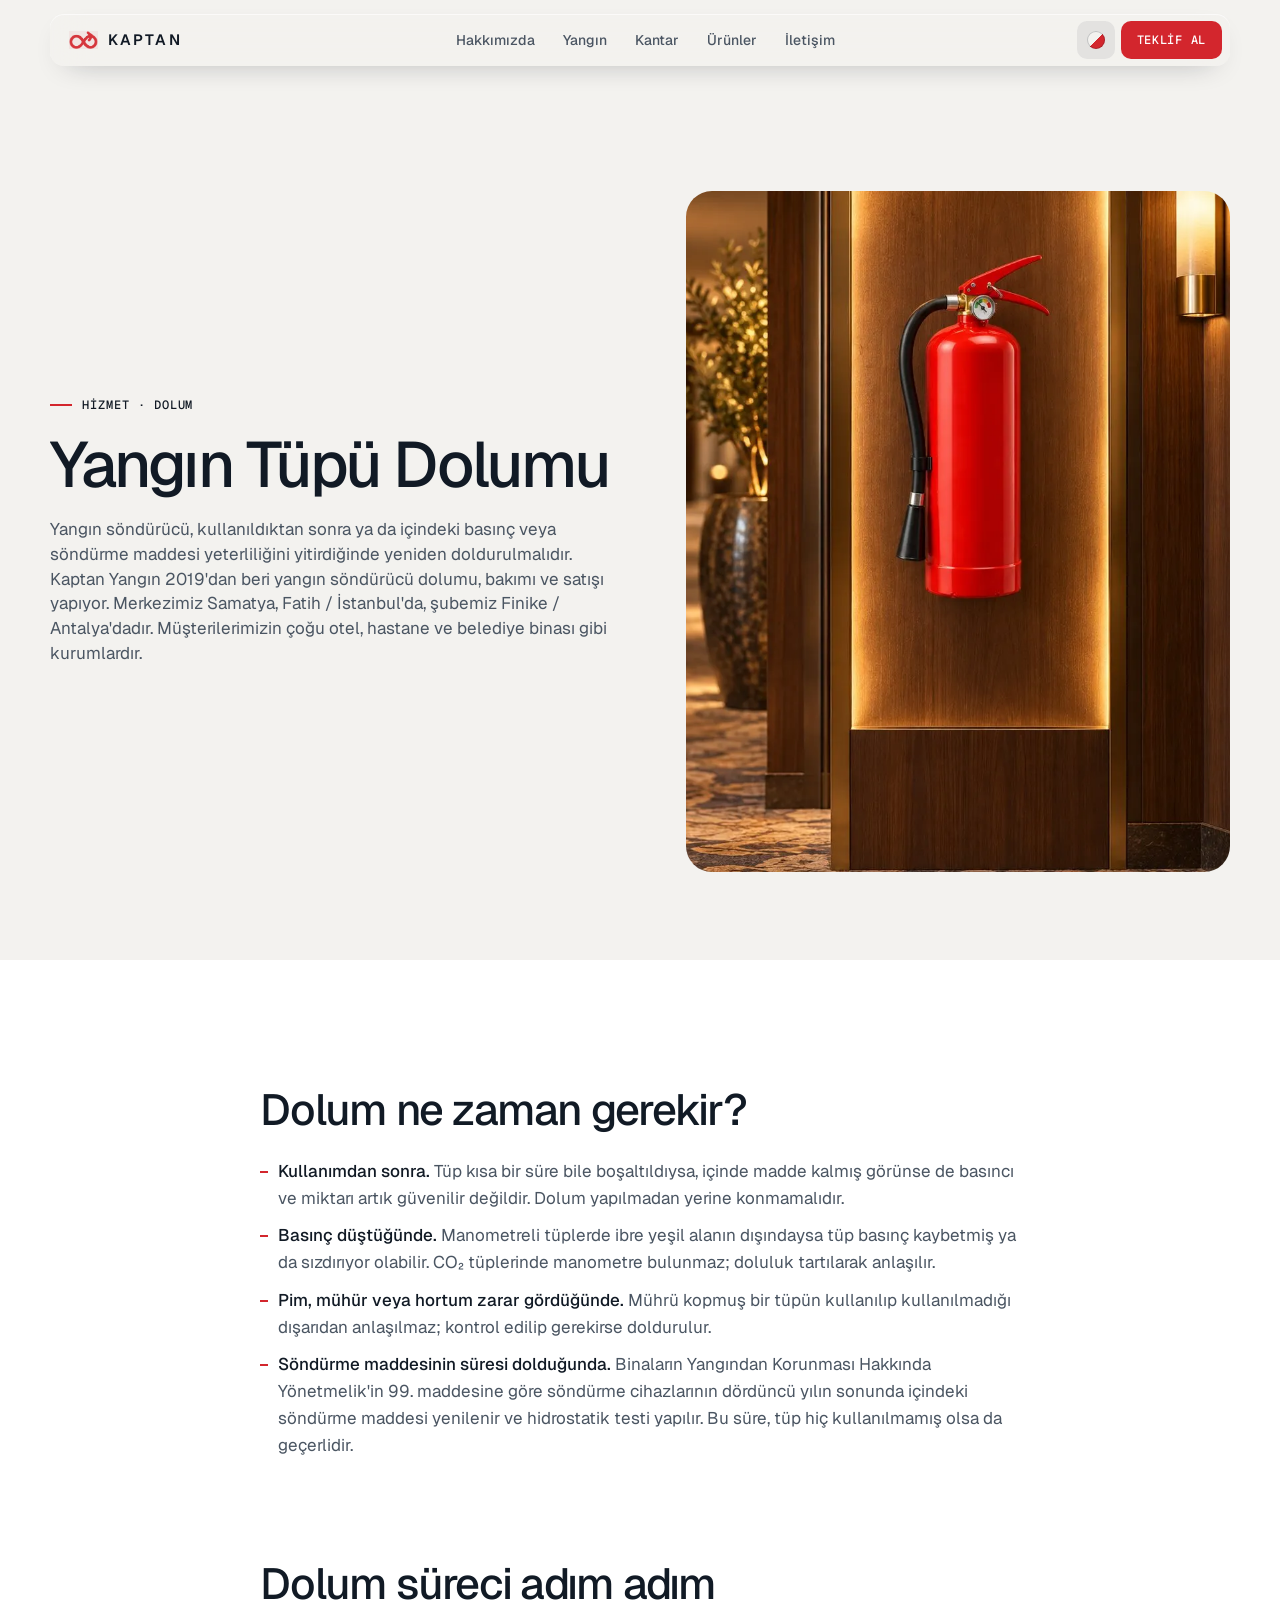
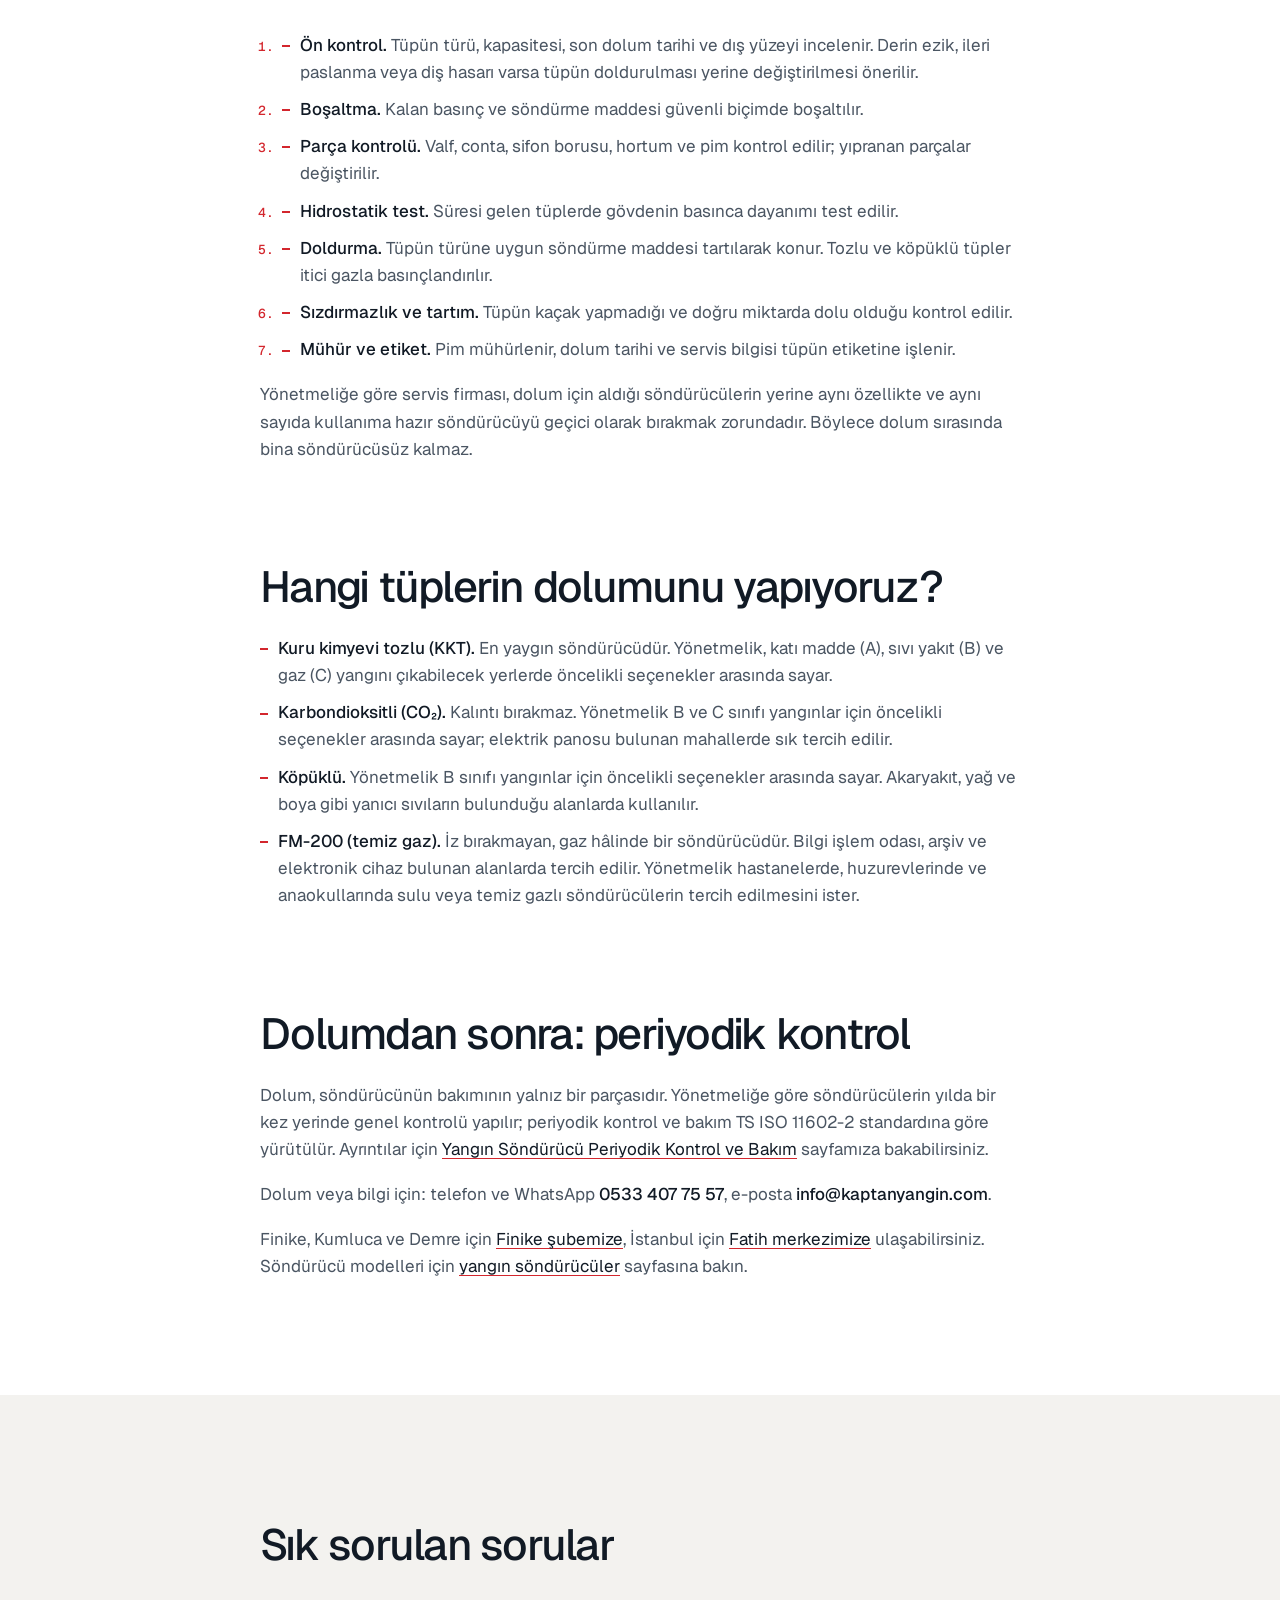
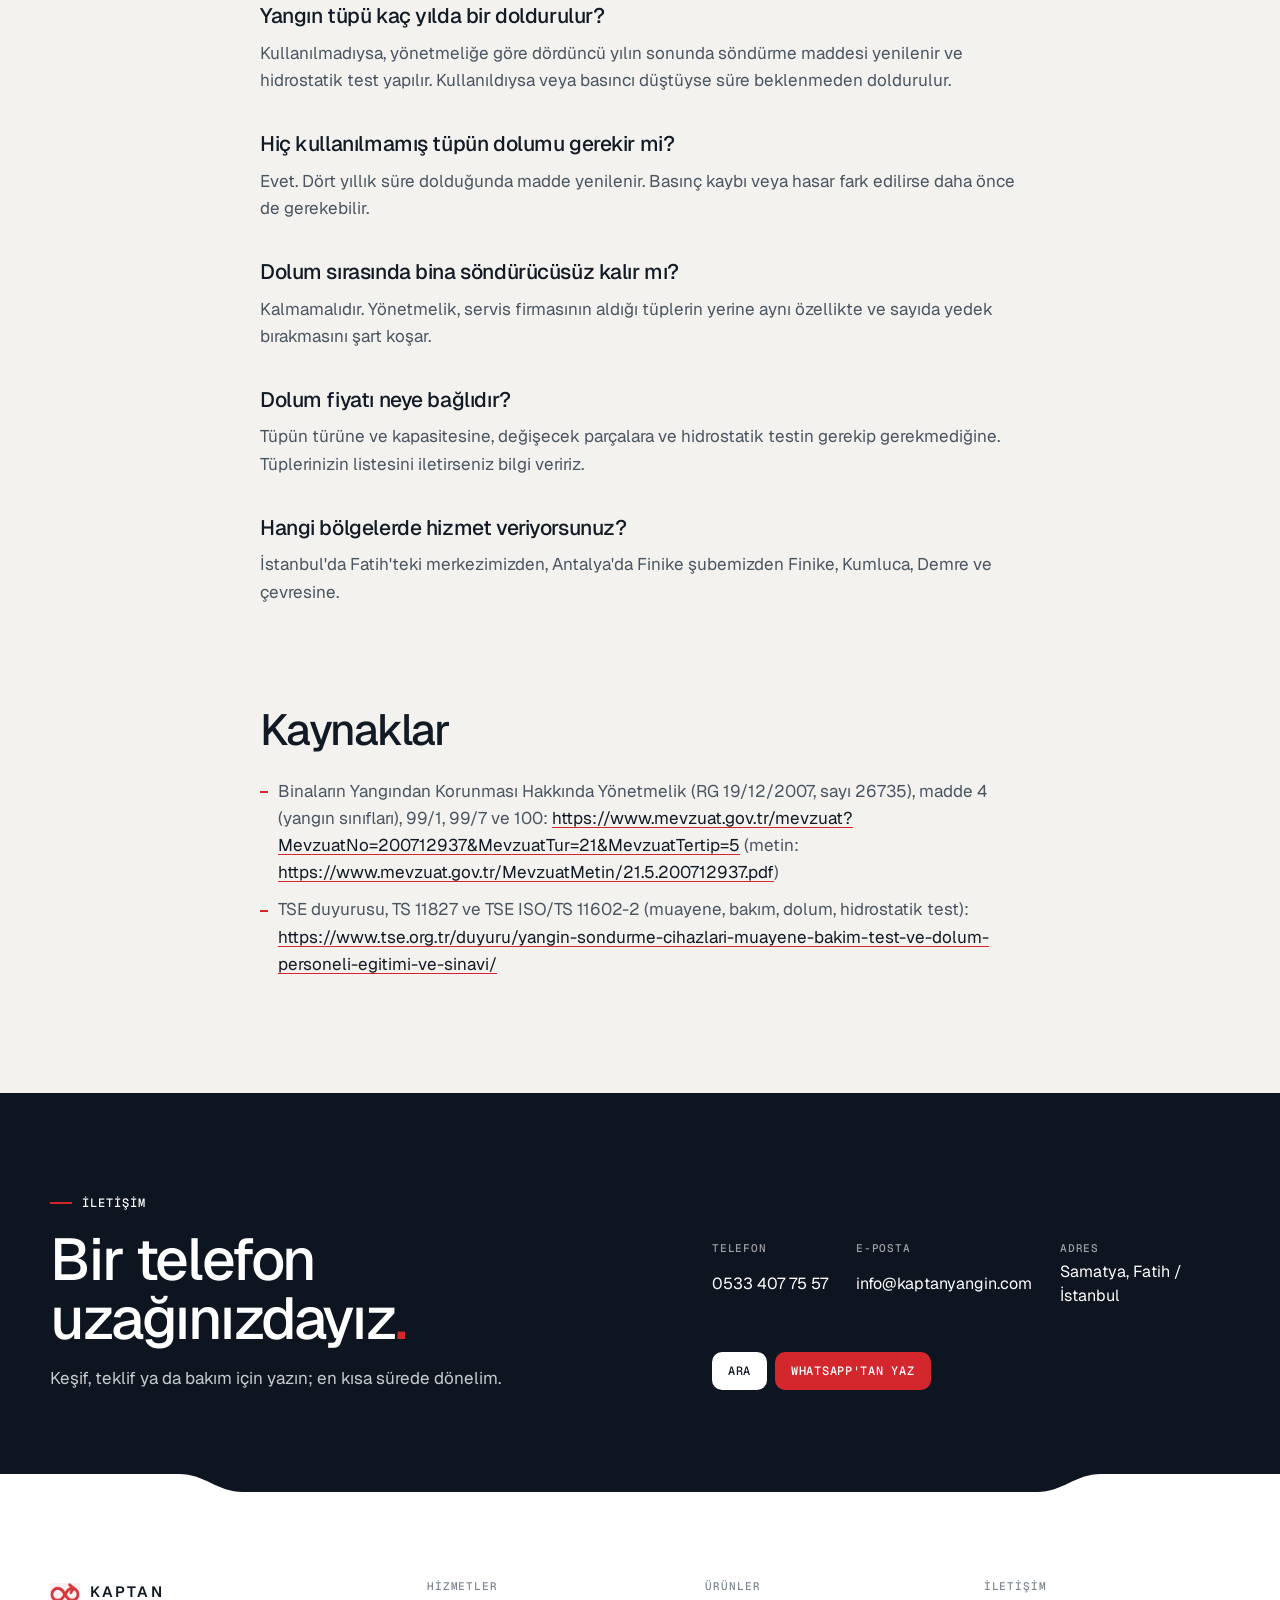
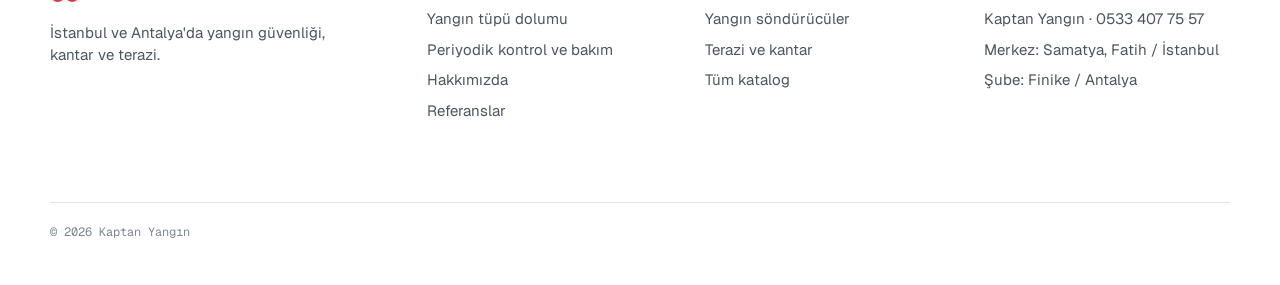
<file: yangin-tupu-dolum.html>
<!doctype html>
<html lang="tr">
<head>
<meta charset="utf-8">
<meta name="viewport" content="width=device-width, initial-scale=1, viewport-fit=cover">
<title>Yangın Tüpü Dolumu: İstanbul ve Finike | Kaptan Yangın</title>
<meta name="description" content="Yangın tüpü ne zaman doldurulur, dolum nasıl yapılır? KKT, CO₂, köpüklü ve FM-200 tüp dolumu. İstanbul Fatih merkez, Antalya Finike şube.">
<link rel="canonical" href="https://7kaptan.com/yangin-tupu-dolum">
<link rel="icon" href="favicon.ico" sizes="48x48">
<link rel="icon" type="image/png" sizes="32x32" href="favicon-32.png">
<link rel="icon" type="image/png" sizes="192x192" href="ikon-192.png">
<link rel="apple-touch-icon" href="apple-touch-icon.png">
<meta property="og:type" content="website">
<meta property="og:site_name" content="Kaptan Yangın">
<meta property="og:title" content="Yangın Tüpü Dolumu: İstanbul ve Finike | Kaptan Yangın">
<meta property="og:description" content="Yangın tüpü ne zaman doldurulur, dolum nasıl yapılır? KKT, CO₂, köpüklü ve FM-200 tüp dolumu. İstanbul Fatih merkez, Antalya Finike şube.">
<meta property="og:url" content="https://7kaptan.com/yangin-tupu-dolum">
<meta property="og:locale" content="tr_TR">
<meta property="og:image" content="https://7kaptan.com/varlik/paylasim.jpg">
<meta property="og:image:width" content="1200">
<meta property="og:image:height" content="630">
<meta name="twitter:card" content="summary_large_image">
<script type="application/ld+json">
{
 "@context": "https://schema.org",
 "@graph": [
  {
   "@type": "BreadcrumbList",
   "itemListElement": [
    {
     "@type": "ListItem",
     "position": 1,
     "name": "Kaptan Yangın",
     "item": "https://7kaptan.com/"
    },
    {
     "@type": "ListItem",
     "position": 2,
     "name": "Yangın Tüpü Dolumu",
     "item": "https://7kaptan.com/yangin-tupu-dolum"
    }
   ]
  },
  {
   "@type": "Service",
   "name": "Yangın Tüpü Dolumu",
   "provider": {
    "@id": "https://7kaptan.com/#org"
   },
   "url": "https://7kaptan.com/yangin-tupu-dolum",
   "areaServed": [
    "İstanbul",
    "Antalya"
   ],
   "description": "Yangın tüpü ne zaman doldurulur, dolum nasıl yapılır? KKT, CO₂, köpüklü ve FM-200 tüp dolumu. İstanbul Fatih merkez, Antalya Finike şube."
  }
 ]
}
</script>
<link rel="preconnect" href="https://fonts.googleapis.com">
<link rel="preconnect" href="https://fonts.gstatic.com" crossorigin>
<link rel="preload" as="style" href="https://fonts.googleapis.com/css2?family=Geist:wght@400;500;600&family=Geist+Mono:wght@400;500&display=swap" onload="this.onload=null;this.rel='stylesheet'"><noscript><link rel="preload" as="style" href="https://fonts.googleapis.com/css2?family=Geist:wght@400;500;600&family=Geist+Mono:wght@400;500&display=swap" onload="this.onload=null;this.rel='stylesheet'"><noscript><link rel="stylesheet" href="https://fonts.googleapis.com/css2?family=Geist:wght@400;500;600&family=Geist+Mono:wght@400;500&display=swap"></noscript></noscript>
<link rel="stylesheet" href="stil.css">
<script src="tema.js"></script>
</head>
<!-- Bu sayfa Araclar/seo-sayfalar.py ile Icerik/yangin-tupu-dolum.md dosyasından üretilir; elle düzenleme yerine .md değiştirilir. -->
<body data-sayfa="yangin-tupu-dolum">
<main>
  <section class="sayfa-bas hakk-bas" data-unsur="yangin">
    <div class="ic">
      <div><p class="etiket">Hizmet · Dolum</p>
        <h1 class="dev bol" style="margin-top:22px;font-size:clamp(40px,5vw,84px)">Yangın Tüpü Dolumu</h1>
        <p class="giris">Yangın söndürücü, kullanıldıktan sonra ya da içindeki basınç veya söndürme maddesi yeterliliğini yitirdiğinde yeniden doldurulmalıdır. Kaptan Yangın 2019'dan beri yangın söndürücü dolumu, bakımı ve satışı yapıyor. Merkezimiz Samatya, Fatih / İstanbul'da, şubemiz Finike / Antalya'dadır. Müşterilerimizin çoğu otel, hastane ve belediye binası gibi kurumlardır.</p></div>
      <div class="resim"><img src="gorsel/T4-otel-tuplu.webp" alt="Otel koridorunda duvara asılı yangın söndürücü" style="object-position:50% 40%"></div>
    </div>
  </section>
  <section class="kesinti">
    <div class="ic yazi-sutun"><h2 class="baslik bol">Dolum ne zaman gerekir?</h2><ul><li><b>Kullanımdan sonra.</b> Tüp kısa bir süre bile boşaltıldıysa, içinde madde kalmış görünse de basıncı ve miktarı artık güvenilir değildir. Dolum yapılmadan yerine konmamalıdır.</li><li><b>Basınç düştüğünde.</b> Manometreli tüplerde ibre yeşil alanın dışındaysa tüp basınç kaybetmiş ya da sızdırıyor olabilir. CO₂ tüplerinde manometre bulunmaz; doluluk tartılarak anlaşılır.</li><li><b>Pim, mühür veya hortum zarar gördüğünde.</b> Mührü kopmuş bir tüpün kullanılıp kullanılmadığı dışarıdan anlaşılmaz; kontrol edilip gerekirse doldurulur.</li><li><b>Söndürme maddesinin süresi dolduğunda.</b> Binaların Yangından Korunması Hakkında Yönetmelik'in 99. maddesine göre söndürme cihazlarının dördüncü yılın sonunda içindeki söndürme maddesi yenilenir ve hidrostatik testi yapılır. Bu süre, tüp hiç kullanılmamış olsa da geçerlidir.</li></ul><h2 class="baslik bol">Dolum süreci adım adım</h2><ol><li><b>Ön kontrol.</b> Tüpün türü, kapasitesi, son dolum tarihi ve dış yüzeyi incelenir. Derin ezik, ileri paslanma veya diş hasarı varsa tüpün doldurulması yerine değiştirilmesi önerilir.</li><li><b>Boşaltma.</b> Kalan basınç ve söndürme maddesi güvenli biçimde boşaltılır.</li><li><b>Parça kontrolü.</b> Valf, conta, sifon borusu, hortum ve pim kontrol edilir; yıpranan parçalar değiştirilir.</li><li><b>Hidrostatik test.</b> Süresi gelen tüplerde gövdenin basınca dayanımı test edilir.</li><li><b>Doldurma.</b> Tüpün türüne uygun söndürme maddesi tartılarak konur. Tozlu ve köpüklü tüpler itici gazla basınçlandırılır.</li><li><b>Sızdırmazlık ve tartım.</b> Tüpün kaçak yapmadığı ve doğru miktarda dolu olduğu kontrol edilir.</li><li><b>Mühür ve etiket.</b> Pim mühürlenir, dolum tarihi ve servis bilgisi tüpün etiketine işlenir.</li></ol><p>Yönetmeliğe göre servis firması, dolum için aldığı söndürücülerin yerine aynı özellikte ve aynı sayıda kullanıma hazır söndürücüyü geçici olarak bırakmak zorundadır. Böylece dolum sırasında bina söndürücüsüz kalmaz.</p><h2 class="baslik bol">Hangi tüplerin dolumunu yapıyoruz?</h2><ul><li><b>Kuru kimyevi tozlu (KKT).</b> En yaygın söndürücüdür. Yönetmelik, katı madde (A), sıvı yakıt (B) ve gaz (C) yangını çıkabilecek yerlerde öncelikli seçenekler arasında sayar.</li><li><b>Karbondioksitli (CO₂).</b> Kalıntı bırakmaz. Yönetmelik B ve C sınıfı yangınlar için öncelikli seçenekler arasında sayar; elektrik panosu bulunan mahallerde sık tercih edilir.</li><li><b>Köpüklü.</b> Yönetmelik B sınıfı yangınlar için öncelikli seçenekler arasında sayar. Akaryakıt, yağ ve boya gibi yanıcı sıvıların bulunduğu alanlarda kullanılır.</li><li><b>FM-200 (temiz gaz).</b> İz bırakmayan, gaz hâlinde bir söndürücüdür. Bilgi işlem odası, arşiv ve elektronik cihaz bulunan alanlarda tercih edilir. Yönetmelik hastanelerde, huzurevlerinde ve anaokullarında sulu veya temiz gazlı söndürücülerin tercih edilmesini ister.</li></ul><h2 class="baslik bol">Dolumdan sonra: periyodik kontrol</h2><p>Dolum, söndürücünün bakımının yalnız bir parçasıdır. Yönetmeliğe göre söndürücülerin yılda bir kez yerinde genel kontrolü yapılır; periyodik kontrol ve bakım TS ISO 11602-2 standardına göre yürütülür. Ayrıntılar için <a href="/yangin-sondurucu-bakim">Yangın Söndürücü Periyodik Kontrol ve Bakım</a> sayfamıza bakabilirsiniz.</p><p>Dolum veya bilgi için: telefon ve WhatsApp <b>0533 407 75 57</b>, e-posta <b>info@kaptanyangin.com</b>.</p><p>Finike, Kumluca ve Demre için <a href="/antalya-finike">Finike şubemize</a>, İstanbul için <a href="/istanbul-fatih">Fatih merkezimize</a> ulaşabilirsiniz. Söndürücü modelleri için <a href="/yangin-sondurucu">yangın söndürücüler</a> sayfasına bakın.</p></div>
  </section>
  <section class="kesinti gri">
    <div class="ic yazi-sutun"><h2 class="baslik bol">Sık sorulan sorular</h2><h3>Yangın tüpü kaç yılda bir doldurulur?</h3><p>Kullanılmadıysa, yönetmeliğe göre dördüncü yılın sonunda söndürme maddesi yenilenir ve hidrostatik test yapılır. Kullanıldıysa veya basıncı düştüyse süre beklenmeden doldurulur.</p><h3>Hiç kullanılmamış tüpün dolumu gerekir mi?</h3><p>Evet. Dört yıllık süre dolduğunda madde yenilenir. Basınç kaybı veya hasar fark edilirse daha önce de gerekebilir.</p><h3>Dolum sırasında bina söndürücüsüz kalır mı?</h3><p>Kalmamalıdır. Yönetmelik, servis firmasının aldığı tüplerin yerine aynı özellikte ve sayıda yedek bırakmasını şart koşar.</p><h3>Dolum fiyatı neye bağlıdır?</h3><p>Tüpün türüne ve kapasitesine, değişecek parçalara ve hidrostatik testin gerekip gerekmediğine. Tüplerinizin listesini iletirseniz bilgi veririz.</p><h3>Hangi bölgelerde hizmet veriyorsunuz?</h3><p>İstanbul'da Fatih'teki merkezimizden, Antalya'da Finike şubemizden Finike, Kumluca, Demre ve çevresine.</p><h2 class="baslik bol">Kaynaklar</h2><ul><li>Binaların Yangından Korunması Hakkında Yönetmelik (RG 19/12/2007, sayı 26735), madde 4 (yangın sınıfları), 99/1, 99/7 ve 100: <a href="https://www.mevzuat.gov.tr/mevzuat?MevzuatNo=200712937&amp;MevzuatTur=21&amp;MevzuatTertip=5" rel="noopener">https://www.mevzuat.gov.tr/mevzuat?MevzuatNo=200712937&amp;MevzuatTur=21&amp;MevzuatTertip=5</a> (metin: <a href="https://www.mevzuat.gov.tr/MevzuatMetin/21.5.200712937.pdf" rel="noopener">https://www.mevzuat.gov.tr/MevzuatMetin/21.5.200712937.pdf</a>)</li><li>TSE duyurusu, TS 11827 ve TSE ISO/TS 11602-2 (muayene, bakım, dolum, hidrostatik test): <a href="https://www.tse.org.tr/duyuru/yangin-sondurme-cihazlari-muayene-bakim-test-ve-dolum-personeli-egitimi-ve-sinavi/" rel="noopener">https://www.tse.org.tr/duyuru/yangin-sondurme-cihazlari-muayene-bakim-test-ve-dolum-personeli-egitimi-ve-sinavi/</a></li></ul></div>
  </section>
</main>
<!--ALT-->
<footer class="alt">
  <div class="kapak"><span class="duz"></span><span class="egri"></span><span class="orta"></span><span class="egri ters"></span><span class="duz"></span></div>
  <div class="ic">
    <div><a class="logo" href="./"><i></i>KAPTAN</a><p style="margin-top:18px;max-width:280px">İstanbul ve Antalya'da yangın güvenliği, kantar ve terazi.</p></div>
    <div><h5>Hizmetler</h5><a href="yangin-tupu-dolum">Yangın tüpü dolumu</a><a href="yangin-sondurucu-bakim">Periyodik kontrol ve bakım</a><a href="hakkimizda">Hakkımızda</a><a href="hakkimizda#kurumlar">Referanslar</a></div>
    <div><h5>Ürünler</h5><a href="yangin-sondurucu">Yangın söndürücüler</a><a href="terazi-kantar">Terazi ve kantar</a><a href="magaza/">Tüm katalog</a></div>
    <div><h5>İletişim</h5><p>Kaptan Yangın · 0533 407 75 57</p><a href="istanbul-fatih">Merkez: Samatya, Fatih / İstanbul</a><a href="antalya-finike">Şube: Finike / Antalya</a></div>
    <p class="kucuk">© 2026 Kaptan Yangın</p>
  </div>
</footer>
<!--/ALT-->
<script src="katalog.js"></script>
<script src="ortak.js"></script>
<script src="magaza.js"></script>
</body>
</html>
</file>
<file: magaza/katalog-tema.css>
/* Ürünler (katalog) renk temaları: sitede seçilen tema (kaptan-demo-tema) kataloğun belirteçlerini ezer. Lacivert = kataloğun kendi hali;
   sitenin varsayılan teması (kırmızı) da lacivert gösterilir (Berkin 2026-10-11: ürünler sayfası lacivert katalog olsun). */
html[data-tema="turuncu"], html[data-tema="durumsal"] {
  color-scheme: light;
  --zemin: #f3f2ef; --zemin-ust: #ffffff; --yuzey: rgb(17 26 37 / .045); --yuzey-2: rgb(17 26 37 / .08);
  --yazi: #111a25; --yazi-2: rgb(17 26 37 / .7); --yazi-3: rgb(17 26 37 / .46); --cizgi: rgb(17 26 37 / .12);
  --buz: #111a25; --buz-koyu: #4a5562; --kirmizi: #d3262d; --tabak: #ecebe7; --tabak-2: #dcd9d3; --murekkep: #ffffff;
  --orta-zemin: #f6f5f2;
}
html[data-tema="turuncu"] {
  --zemin: #f3f5f8; --orta-zemin: #f6f8fb; --yazi: #0f2140; --yazi-2: rgb(15 33 64 / .7); --yazi-3: rgb(15 33 64 / .46);
  --cizgi: rgb(15 33 64 / .12); --yuzey: rgb(15 33 64 / .045); --yuzey-2: rgb(15 33 64 / .08);
  --buz: #16345c; --buz-koyu: #4a5a74; --kirmizi: #e8591a;
}
html[data-tema="grafit"] {
  --zemin: #111214; --zemin-ust: #26282c; --orta-zemin: #18191c; --yuzey: rgb(242 242 240 / .06); --yuzey-2: rgb(242 242 240 / .1);
  --yazi: #f2f2f0; --yazi-2: rgb(242 242 240 / .7); --yazi-3: rgb(242 242 240 / .45); --cizgi: rgb(242 242 240 / .12);
  --buz: #e4e5e7; --buz-koyu: #a9acb1; --kirmizi: #e5392b; --murekkep: #17181b;
}
html[data-tema="durumsal"][data-unsur="kantar"] { --kirmizi: #16345c; --buz: #16345c; }
html[data-tema]:not([data-tema="lacivert"]):not([data-tema="kirmizi"]) body { background: radial-gradient(120% 620px at 60% 240px, var(--zemin-ust) 0%, var(--orta-zemin) 48%, var(--zemin) 100%) no-repeat, var(--zemin); }
</file>
<file: stil.css>
/* Kaptan demo — 4 unsur akışı. Sinematik sahneler + beyaz kesintiler (Terminal / Montfort ilhamı). */
:root {
  --bg: #f3f2ef;
  --kagit: #ffffff;
  --gri: #e9e7e3;
  --ink: #111a25;
  --ink-2: #4a5562;
  --ink-3: #7c8591;
  --cizgi: rgba(var(--ink-rgb), .12);
  --kirmizi: #d3262d;
  --vurgu: var(--kirmizi);      /* tema ve bölüme göre değişen vurgu */
  --vurgu-yazi: #ffffff;        /* vurgu dolgusunun üstündeki yazı */
  --logo: var(--vurgu);
  --ink-rgb: 17, 26, 37;        /* yazı renginin saydam kullanımları */
  --perde: 243, 242, 239;       /* cam yüzey ve okuma perdesi */
  --ust-isik: .6;
  --foto-1: #ffffff; --foto-2: #eeece8;
  --gece: #0d1520;
  --gece-2: #172231;
  --kenar: clamp(18px, 3.4vw, 56px);
  --ust: 76px;
  --yazi: "Geist", -apple-system, system-ui, sans-serif;
  --mono: "Geist Mono", ui-monospace, Menlo, monospace;
  --egri: cubic-bezier(.2, .7, .1, 1);
  --isik: #ff5a1f;              /* ızgara ışığı, panel çerçevesi, okunan kelime (Terminal'deki lime'ın karşılığı) */
}

* { box-sizing: border-box; margin: 0; padding: 0; }
html { background: var(--bg); color: var(--ink); font: 400 17px/1.5 var(--yazi); -webkit-font-smoothing: antialiased; text-rendering: optimizeLegibility; }
body { background: var(--bg); overflow-x: hidden; }
img { display: block; max-width: none; }
a { color: inherit; text-decoration: none; }
button { font: inherit; color: inherit; background: none; border: 0; cursor: pointer; }

/* ---------- Yazı ölçüleri ---------- */
.etiket { font: 500 12px/1.2 var(--mono); letter-spacing: .08em; text-transform: uppercase; display: flex; align-items: center; gap: 10px; }
.etiket::before { content: ""; width: 22px; height: 2px; background: var(--vurgu-cizgi, var(--vurgu)); }
.dev { font-weight: 500; font-size: clamp(42px, 6.6vw, 112px); line-height: .96; letter-spacing: -.045em; }
.baslik { font-weight: 500; font-size: clamp(34px, 4.6vw, 76px); line-height: 1; letter-spacing: -.04em; }
.ara-baslik { font-weight: 500; font-size: clamp(26px, 2.6vw, 42px); line-height: 1.05; letter-spacing: -.03em; }
.giris { font-size: clamp(17px, 1.3vw, 21px); line-height: 1.45; color: var(--ink-2); }
.koyu .giris, .ton-koyu .giris { color: rgba(255, 255, 255, .78); }

/* Kelime kelime açılan başlık */
.k { display: inline-block; overflow: hidden; vertical-align: top; padding-bottom: .08em; margin-bottom: -.08em; }
.k > span { display: inline-block; transform: translateY(108%); transition: transform .8s var(--egri) calc(var(--i) * 40ms); }
.acik .k > span { transform: none; }
.nokta { color: var(--vurgu-cizgi, var(--vurgu)); font-weight: inherit; }

/* ---------- Üst çubuk ---------- */
.ust { position: fixed; z-index: 50; left: 50%; top: 14px; transform: translateX(-50%); width: min(1180px, 100% - 2 * 14px); height: 52px; display: grid; grid-template-columns: 1fr auto 1fr; align-items: center; padding: 0 8px 0 18px; border-radius: 14px; background: rgba(var(--perde), .72); backdrop-filter: blur(18px) saturate(1.4); -webkit-backdrop-filter: blur(18px) saturate(1.4); box-shadow: 0 1px 0 rgba(255, 255, 255, var(--ust-isik)) inset, 0 10px 30px -18px rgba(13, 21, 32, .45); }
.logo { display: flex; align-items: center; gap: 10px; font-weight: 600; font-size: 15px; letter-spacing: .14em; }
.logo i { width: 30px; aspect-ratio: 1400 / 873; background: var(--logo); -webkit-mask: url(varlik/logo-maske.png) center / contain no-repeat; mask: url(varlik/logo-maske.png) center / contain no-repeat; }
.menu { display: flex; gap: 4px; }
.menu a { padding: 8px 12px; border-radius: 9px; font-size: 14px; font-weight: 500; color: var(--ink-2); transition: background .2s, color .2s; }
.menu a:hover, .menu a.on { background: rgba(var(--ink-rgb), .07); color: var(--ink); }
.ust .sag { display: flex; justify-content: flex-end; gap: 6px; }
.dugme { display: inline-flex; align-items: center; justify-content: center; gap: 8px; height: 38px; padding: 0 16px; border-radius: 10px; font: 500 12px/1 var(--mono); letter-spacing: .06em; text-transform: uppercase; white-space: nowrap; transition: background .2s, color .2s, transform .2s; }
.dugme.kirmizi { background: var(--vurgu); color: var(--vurgu-yazi); box-shadow: inset 0 0 0 1px var(--vurgu-kenar, transparent); }
.dugme.kirmizi:hover { filter: brightness(.92); }
.dugme.beyaz { background: #fff; color: var(--ink); }
.dugme.cizgili { border: 1px solid currentColor; }
.dugme.koyu-d { background: var(--ink); color: var(--bg); }
.burger { display: none; width: 38px; height: 38px; border-radius: 10px; background: rgba(var(--ink-rgb), .07); place-items: center; }
.burger span { width: 16px; height: 8px; border-top: 2px solid var(--ink); border-bottom: 2px solid var(--ink); }

/* ---------- Sahne altyapısı: uzun bölüm + yapışkan ekran ---------- */
.sahne { position: relative; height: calc(var(--uzun) * 1svh); }
.sabit { position: sticky; top: 0; height: 100svh; overflow: hidden; background: var(--gece); }
.kat { position: absolute; inset: 0; width: 100%; height: 100%; object-fit: cover; will-change: opacity, transform; }
.perde { position: absolute; inset: 0; pointer-events: none; transition: opacity .6s; }
.perde.sol-acik { background: linear-gradient(90deg, rgba(var(--perde), .92) 0%, rgba(var(--perde), .66) 28%, rgba(var(--perde), 0) 56%); }
.perde.sol-koyu { background: linear-gradient(90deg, rgba(9, 16, 26, .78) 0%, rgba(9, 16, 26, .4) 34%, rgba(9, 16, 26, 0) 60%); }
.metin { position: absolute; left: var(--kenar); top: 50%; transform: translateY(-50%); width: min(560px, 44vw); }
.kaydir { position: absolute; left: var(--kenar); bottom: 28px; font: 500 11px/1 var(--mono); letter-spacing: .14em; text-transform: uppercase; display: flex; align-items: center; gap: 10px; opacity: .8; }
.kaydir::before { content: ""; width: 1px; height: 28px; background: currentColor; animation: damla 1.8s var(--egri) infinite; transform-origin: top; }
@keyframes damla { 0% { transform: scaleY(0); } 50% { transform: scaleY(1); } 100% { transform: scaleY(1); opacity: 0; } }

/* Aşamalı metin: aynı yerde üst üste duran adımlar */
.adimlar { position: relative; }
.adim { position: absolute; left: 0; right: 0; top: 0; opacity: 0; transition: opacity .5s; pointer-events: none; }
.adim.acik { opacity: 1; pointer-events: auto; }
.adim:first-child { position: relative; }
.adim .giris { margin-top: 22px; max-width: 470px; }
.adim .etiket { margin-bottom: 22px; }
.cipler { display: flex; flex-wrap: wrap; gap: 8px; margin-top: 22px; }
.cipler span { font: 500 11px/1 var(--mono); letter-spacing: .06em; text-transform: uppercase; padding: 8px 11px; border-radius: 8px; background: rgba(var(--ink-rgb), .07); }
.ton-koyu .cipler span { background: rgba(255, 255, 255, .14); }
.adim .dugme { margin-top: 26px; }

/* ---------- 01 Açılış ---------- */
.acilis .sabit { color: #fff; transition: color .6s; }
.acilis .sabit.ton-acik { color: var(--ink); }

/* ---------- Kesintiler (beyaz bölümler) ---------- */
.kesinti { position: relative; z-index: 2; background: var(--kagit); margin-top: -1px; padding: clamp(80px, 10vw, 150px) var(--kenar) clamp(80px, 9vw, 140px); }
.kesinti.gri { background: var(--bg); }
/* Bölüm kenarları (Terminal ölçüleri): üstte koyu sahne ortadan beyaza iner, beyazın iki yanı 18 px yukarıda kalır;
   altta beyaz ortadan aşağı, sahneye taşar. Orta kısım ekranın ~%62'si, geçişler 64 px eğik ve yumuşak. */
.kapak { position: absolute; left: 0; right: 0; bottom: 100%; height: 18px; display: flex; align-items: flex-end; pointer-events: none; }
.kapak .duz { flex: 1; height: 18px; }
.kapak .egri { flex: none; width: 64px; height: 18px; -webkit-mask: url("data:image/svg+xml,%3Csvg xmlns='http://www.w3.org/2000/svg' viewBox='0 0 64 18' preserveAspectRatio='none'%3E%3Cpath d='M0 0C26 0 38 18 64 18H0Z'/%3E%3C/svg%3E") center / 100% 100%; mask: url("data:image/svg+xml,%3Csvg xmlns='http://www.w3.org/2000/svg' viewBox='0 0 64 18' preserveAspectRatio='none'%3E%3Cpath d='M0 0C26 0 38 18 64 18H0Z'/%3E%3C/svg%3E") center / 100% 100%; }
.kapak .egri.ters { transform: scaleX(-1); }
.kapak .orta { flex: none; width: min(62%, 1180px); height: 0; }
.kapak > * { background: var(--kagit); }
.kapak.dip { top: 100%; bottom: auto; align-items: flex-start; }
.kapak.dip .duz { height: 0; }
.kapak.dip .orta { height: 18px; }
.kapak.dip .egri { -webkit-mask-image: url("data:image/svg+xml,%3Csvg xmlns='http://www.w3.org/2000/svg' viewBox='0 0 64 18' preserveAspectRatio='none'%3E%3Cpath d='M0 0H64V18C38 18 26 0 0 0Z'/%3E%3C/svg%3E"); mask-image: url("data:image/svg+xml,%3Csvg xmlns='http://www.w3.org/2000/svg' viewBox='0 0 64 18' preserveAspectRatio='none'%3E%3Cpath d='M0 0H64V18C38 18 26 0 0 0Z'/%3E%3C/svg%3E"); }
.kesinti.gri .kapak > * { background: var(--bg); }
.ic { width: min(1180px, 100%); margin: 0 auto; }
.ortali { text-align: center; }
.ortali .etiket { justify-content: center; }
.ortali .etiket::after { content: ""; width: 22px; height: 2px; background: var(--vurgu-cizgi, var(--vurgu)); }
.ortali .giris { margin: 22px auto 0; max-width: 640px; }

/* Biz kimiz */
.gercekler { display: grid; grid-template-columns: repeat(3, minmax(0, 1fr)); margin-top: clamp(48px, 6vw, 80px); border-top: 1px solid var(--cizgi); }
.gercekler div { padding: 26px 26px 0 0; }
.gercekler div + div { padding-left: 26px; border-left: 1px solid var(--cizgi); }
.gercekler b { display: block; font-weight: 500; font-size: clamp(30px, 3.2vw, 52px); letter-spacing: -.04em; line-height: 1; }
.gercekler span { display: block; margin-top: 10px; color: var(--ink-2); font-size: 15px; }
/* Hizmet panoları: üstünde durulan pano genişler, açıklaması açılır (dokunmatikte hepsi açık) */
.panolar { display: flex; gap: 12px; height: clamp(440px, 40vw, 580px); margin-top: clamp(48px, 6vw, 80px); }
.hp { position: relative; flex: .72 1 0; min-width: 0; border-radius: 22px; overflow: hidden; isolation: isolate; color: #fff; background: var(--gece); transition: flex-grow .8s var(--egri); }
.panolar:not(:hover) .hp:first-child, .panolar .hp:hover, .panolar .hp:focus-visible { flex-grow: 1.6; }
.hp img { position: absolute; inset: 0; z-index: -2; width: 100%; height: 100%; object-fit: cover; object-position: var(--odak, 50% 50%); transform: scale(1.08); transition: transform 1.2s var(--egri); }
.hp::before { content: ""; position: absolute; inset: 0; z-index: -1; background: linear-gradient(180deg, rgba(9, 16, 26, .42) 0%, rgba(9, 16, 26, 0) 26%, rgba(9, 16, 26, .1) 48%, rgba(9, 16, 26, .84) 100%); }
.hp-ust { position: absolute; left: 20px; top: 20px; display: flex; gap: 6px; font: 500 11px/1 var(--mono); letter-spacing: .08em; text-transform: uppercase; }
.hp-ust span { padding: 8px 10px; border-radius: 8px; background: rgba(255, 255, 255, .16); backdrop-filter: blur(12px); -webkit-backdrop-filter: blur(12px); }
.hp-ust .hp-no { background: var(--vurgu); color: var(--vurgu-yazi); }
.hp-alt { position: absolute; left: 24px; bottom: 24px; width: min(380px, calc(100% - 96px)); }
.hp h3 { font-weight: 500; font-size: clamp(24px, 2.1vw, 34px); line-height: 1.02; letter-spacing: -.035em; max-width: 12ch; }
.hp-acik { display: grid; grid-template-rows: 0fr; opacity: 0; transition: grid-template-rows .7s var(--egri), opacity .45s; }
.hp-acik > div { overflow: hidden; width: min(380px, 100%); }
.hp-acik p { margin-top: 14px; font-size: 15px; line-height: 1.45; color: rgba(255, 255, 255, .82); }
.hp-cip { display: flex; flex-wrap: wrap; gap: 6px; margin-top: 16px; }
.hp-cip span { padding: 7px 10px; border-radius: 8px; background: rgba(255, 255, 255, .14); font: 500 11px/1 var(--mono); letter-spacing: .05em; text-transform: uppercase; }
.hp-ok { position: absolute; right: 20px; bottom: 20px; display: grid; place-items: center; width: 48px; height: 48px; border-radius: 50%; background: rgba(255, 255, 255, .16); backdrop-filter: blur(12px); -webkit-backdrop-filter: blur(12px); font-size: 18px; transition: background .4s, color .4s, transform .6s var(--egri); }
.panolar:not(:hover) .hp:first-child img, .hp:hover img, .hp:focus-visible img { transform: none; }
.panolar:not(:hover) .hp:first-child .hp-acik, .hp:hover .hp-acik, .hp:focus-visible .hp-acik { grid-template-rows: 1fr; opacity: 1; }
.panolar:not(:hover) .hp:first-child .hp-ok, .hp:hover .hp-ok, .hp:focus-visible .hp-ok { background: var(--vurgu); color: var(--vurgu-yazi); transform: rotate(45deg); }
@media (hover: none) { .hp { flex-grow: 1; } .hp img { transform: none; } .hp .hp-acik { grid-template-rows: 1fr; opacity: 1; } }

/* Marka ızgarası (Terminal "brands you know"): sayfa genişliğine yayılır; çizgiler ve artılar SVG'de (ortak.js), kenarlar ve üst/alt satır solar */
.marka-izgara { position: relative; left: 50%; translate: -50% 0; width: 100vw; overflow: hidden; margin-top: clamp(8px, 1.6vw, 24px);
  -webkit-mask-image: linear-gradient(90deg, transparent 0, #000 var(--kenar-sol, 0px), #000 calc(100% - var(--kenar-sol, 0px)), transparent 100%), linear-gradient(180deg, transparent 0, #000 var(--uc, 0px), #000 calc(100% - var(--uc, 0px)), transparent 100%); -webkit-mask-composite: source-in;
  mask-image: linear-gradient(90deg, transparent 0, #000 var(--kenar-sol, 0px), #000 calc(100% - var(--kenar-sol, 0px)), transparent 100%), linear-gradient(180deg, transparent 0, #000 var(--uc, 0px), #000 calc(100% - var(--uc, 0px)), transparent 100%); mask-composite: intersect; }
.izgara-ic { position: relative; left: 50%; translate: -50% 0; display: grid; width: max-content; grid-auto-rows: var(--hucre); }
.hucre { position: relative; display: grid; place-items: center; font-size: calc(var(--hucre, 140px) * .14); transition: background .35s; }
.hucre.on { background: radial-gradient(circle calc(var(--hucre, 140px) * .5) at var(--mx, 50%) var(--my, 50%), color-mix(in srgb, var(--isik) 5%, transparent) 0%, transparent 100%); }
.logo-yer { display: flex; align-items: center; gap: .4em; max-width: 84%; color: rgba(var(--ink-rgb), .9); white-space: nowrap; transition: color .35s, transform .6s var(--egri); }
.logo-yer svg { flex: none; width: 1.3em; height: 1.3em; }
.logo-yer b { font-weight: 600; line-height: 1; }
.logo-yer.s1 b { font-size: .8em; text-transform: uppercase; letter-spacing: .04em; }
.logo-yer.s2 b { font: italic 400 1.2em/1 Georgia, "Times New Roman", serif; letter-spacing: -.01em; }
.logo-yer.s3 b { font-family: var(--mono); font-weight: 500; font-size: .84em; text-transform: uppercase; letter-spacing: .01em; }
.logo-yer.s4 b { font-size: 1.2em; letter-spacing: -.05em; text-transform: lowercase; }
.logo-yer.s5 { flex-direction: column; gap: .32em; }
.logo-yer.s5 svg { width: 1.5em; height: 1.5em; }
.logo-yer.s5 b { font-size: .6em; font-weight: 500; letter-spacing: .3em; text-transform: uppercase; margin-right: -.3em; }
.hucre.on .logo-yer { transform: scale(1.04); }
.hucre small { position: absolute; left: 6%; right: 6%; bottom: 13%; text-align: center; font: 500 max(9px, .5em)/1.2 var(--mono); letter-spacing: .04em; text-transform: uppercase; color: var(--ink-3); opacity: 0; transform: translateY(6px); transition: opacity .35s, transform .5s var(--egri); }
.hucre.on small { opacity: 1; transform: none; }
@media (hover: none) { .hucre small { opacity: 1; transform: none; } }
.cizgiler { position: absolute; inset: 0; width: 100%; height: 100%; pointer-events: none; fill: none; stroke-width: 1; shape-rendering: crispEdges; }
.cizgiler .taban { stroke: var(--cizgi); }
.cizgiler .artilar path { stroke: rgba(var(--ink-rgb), .42); opacity: 0; transition: opacity .35s; }
.marka-izgara.isikli .artilar path { animation: arti-yan .5s linear var(--g, 0ms) forwards; }
@keyframes arti-yan { 0% { opacity: 0; } 20% { opacity: 1; } 35% { opacity: .1; } 55% { opacity: 1; } 70% { opacity: .35; } 100% { opacity: 1; } }
.cizgiler .isik { opacity: 0; transition: opacity .5s; }
.marka-izgara.isikli .isik { opacity: 1; }
.marka-izgara stop { stop-color: var(--isik); }
.marka-izgara + .not { margin-top: 10px; font: 400 12px/1.4 var(--mono); color: var(--ink-3); text-align: center; }

/* ---------- 02 Yangın: yatay ilerleyen panolar ---------- */
.yangin .sabit { background: var(--bg); }
.serit { position: absolute; inset: 0; display: flex; will-change: transform; }
.pano { position: relative; flex: 0 0 100%; height: 100%; overflow: hidden; }
.pano .kat { width: 116%; left: -8%; }
.pano .metin { width: min(520px, 42vw); }
.ray { position: absolute; left: var(--kenar); right: var(--kenar); bottom: 18px; padding: 12px 16px 14px; border-radius: 12px; background: rgba(var(--perde), .78); backdrop-filter: blur(14px); -webkit-backdrop-filter: blur(14px); display: grid; grid-template-columns: repeat(7, minmax(0, 1fr)); font: 500 11px/1.2 var(--mono); letter-spacing: .06em; text-transform: uppercase; }
.ray span { position: relative; padding-top: 14px; color: var(--ink-3); white-space: nowrap; overflow: hidden; text-overflow: ellipsis; transition: color .3s; }
.ray span::before { content: ""; position: absolute; left: 0; right: 6px; top: 0; height: 2px; background: var(--cizgi); }
.ray span i { position: absolute; left: 0; top: 0; height: 2px; width: 0; background: var(--vurgu); }
.ray span.on, .ray span.gecti { color: var(--ink); }
.sayac { display: none; }

/* ---------- 02b Tüp: tüp ekranın tam ortasında, mekân değişir ---------- */
.tup .sabit { background: #d9d5cf; }
.mekan { position: absolute; left: 0; top: 0; }
.mekan img { width: 100%; height: 100%; }
.tek-tup { position: absolute; pointer-events: none; filter: drop-shadow(1.2vh 1.6vh 1.8vh rgba(24, 18, 12, .26)) drop-shadow(.25vh .35vh .4vh rgba(24, 18, 12, .22)); }
.tup .metin, .mekan-liste { z-index: 2; }
.tup .metin { top: auto; bottom: auto; top: 50%; width: min(400px, 30vw); }
.mekan-liste { position: absolute; right: var(--kenar); top: 50%; transform: translateY(-50%); width: 200px; padding: 18px 20px; border-radius: 14px; background: rgba(var(--perde), .76); backdrop-filter: blur(14px); -webkit-backdrop-filter: blur(14px); display: grid; gap: 4px; }
.mekan-liste .etiket { margin-bottom: 8px; }
.mekan-liste span { position: relative; padding: 6px 0 6px 20px; font-size: 16px; font-weight: 500; letter-spacing: -.01em; color: var(--ink-3); transition: color .3s; }
.mekan-liste span::before { content: ""; position: absolute; left: 0; top: 50%; width: 10px; height: 2px; background: currentColor; opacity: .5; transition: width .3s, background .3s, opacity .3s; }
.mekan-liste span.on { color: var(--ink); }
.mekan-liste span.on::before { width: 14px; background: var(--vurgu); opacity: 1; }
.merkez-not { position: absolute; left: 50%; bottom: 26px; transform: translateX(-50%); font: 500 11px/1 var(--mono); letter-spacing: .08em; text-transform: uppercase; color: var(--ink-2); padding: 9px 12px; border-radius: 9px; background: rgba(var(--perde), .7); backdrop-filter: blur(10px); white-space: nowrap; }

/* ---------- 03 Kantar: perde gibi açılan kareler ---------- */
.kantar .sabit { background: var(--gece); }
.kantar .kat { will-change: clip-path; }
.kantar-liste { position: absolute; right: var(--kenar); bottom: 26px; display: flex; gap: 6px; }
.kantar-liste span { font: 500 11px/1 var(--mono); letter-spacing: .06em; text-transform: uppercase; padding: 9px 11px; border-radius: 9px; background: rgba(var(--perde), .6); backdrop-filter: blur(10px); -webkit-backdrop-filter: blur(10px); color: var(--ink-2); transition: background .3s, color .3s; }
.kantar-liste span.on { background: var(--vurgu); color: var(--vurgu-yazi); }

/* ---------- Mağaza (Kaptan Katalog verisi) ---------- */
.urun-ust { display: flex; align-items: end; justify-content: space-between; gap: 24px; flex-wrap: wrap; }
.sekmeler { display: flex; gap: 6px; padding: 5px; border-radius: 12px; background: var(--gri); }
.sekmeler button { height: 40px; padding: 0 16px; border-radius: 8px; font: 500 12px/1 var(--mono); letter-spacing: .06em; text-transform: uppercase; color: var(--ink-2); display: inline-flex; align-items: center; gap: 8px; transition: background .2s, color .2s; }
.sekmeler button small { font: 500 11px/1 var(--mono); color: var(--ink-3); }
.sekmeler button.on { background: var(--kagit); color: var(--ink); box-shadow: 0 4px 14px -8px rgba(13, 21, 32, .4); }
.magaza-arac { display: flex; align-items: center; justify-content: space-between; gap: 16px; margin-top: 28px; min-height: 36px; }
.filtre { display: flex; gap: 6px; overflow-x: auto; scrollbar-width: none; }
.filtre button { flex: none; height: 34px; padding: 0 13px; border-radius: 99px; border: 1px solid var(--cizgi); font-size: 14px; font-weight: 500; color: var(--ink-2); transition: background .2s, color .2s, border-color .2s; }
.filtre button small { margin-left: 6px; font: 500 11px/1 var(--mono); color: var(--ink-3); }
.filtre button.on { background: var(--ink); border-color: var(--ink); color: var(--bg); }
.filtre button.on small { color: inherit; opacity: .7; }
.katalog-bag { flex: none; font: 500 12px/1 var(--mono); letter-spacing: .06em; text-transform: uppercase; color: var(--ink-2); display: inline-flex; align-items: center; gap: 8px; padding: 10px 0; border-bottom: 1px solid currentColor; }
.katalog-bag:hover { color: var(--vurgu-cizgi, var(--vurgu)); }
.magaza-not { margin-top: 18px; font: 400 12px/1.4 var(--mono); color: var(--ink-3); }

/* Söndürücü aileleri: görsel solda, boylar kartın içinde */
.aileler { display: grid; grid-template-columns: repeat(2, minmax(0, 1fr)); gap: 14px; margin-top: 20px; }
.aile { display: grid; grid-template-columns: 38% minmax(0, 1fr); gap: 20px; padding: 14px; border-radius: 22px; background: var(--kagit); border: 1px solid var(--cizgi); transition: border-color .3s; }
.aile:hover { border-color: rgba(var(--ink-rgb), .26); }
.foto { position: relative; border-radius: 14px; background: radial-gradient(circle at 50% 40%, var(--foto-1) 0%, var(--foto-2) 72%); display: grid; place-items: center; overflow: hidden; cursor: pointer; }
.aile .foto { aspect-ratio: 3 / 4; }
.foto img { width: 78%; height: 88%; object-fit: contain; filter: drop-shadow(0 18px 18px rgba(13, 21, 32, .2)); transition: transform .6s var(--egri), opacity .25s; }
.foto:hover img { transform: scale(1.04); }
.foto.sahne img { width: 100%; height: 100%; object-fit: cover; filter: none; }
.aile .govde { display: grid; grid-template-rows: auto auto auto 1fr auto; padding: 8px 6px 4px 0; min-width: 0; }
.aile h3 { font-weight: 500; font-size: clamp(24px, 2vw, 30px); letter-spacing: -.03em; line-height: 1.05; cursor: pointer; }
.sinif { display: flex; align-items: center; gap: 4px; margin-top: 10px; font: 500 11px/1 var(--mono); color: var(--ink-3); }
.sinif b { display: grid; place-items: center; min-width: 22px; height: 22px; padding: 0 5px; border-radius: 6px; background: var(--ink); color: var(--bg); font-weight: 600; }
.sinif b + span { margin-left: 4px; }
.aile p.ac { margin-top: 12px; color: var(--ink-2); font-size: 15px; line-height: 1.45; }
.boylar { display: flex; flex-wrap: wrap; gap: 6px; align-content: end; margin-top: 16px; }
.boylar button { min-width: 40px; height: 40px; padding: 0 10px; border-radius: 99px; border: 1px solid var(--cizgi); font: 500 14px/1 var(--yazi); font-variant-numeric: tabular-nums; color: var(--ink-2); transition: background .2s, color .2s, border-color .2s; }
.boylar button.on { background: var(--vurgu); border-color: var(--vurgu); color: var(--vurgu-yazi); }
.boylar em { align-self: center; margin-left: 2px; font: 500 12px/1 var(--mono); font-style: normal; color: var(--ink-3); }
.fiyat-satir { display: flex; align-items: end; justify-content: space-between; gap: 12px; margin-top: 16px; padding-top: 14px; border-top: 1px solid var(--cizgi); }
.fiyat { display: grid; gap: 6px; }
.fiyat small { font: 500 10px/1 var(--mono); letter-spacing: .08em; text-transform: uppercase; color: var(--ink-3); }
.fiyat b { font-weight: 500; font-size: 26px; letter-spacing: -.02em; font-variant-numeric: tabular-nums; line-height: 1; }
.fiyat b.sor { font-size: 17px; color: var(--ink-2); }
.sepete { flex: none; height: 42px; padding: 0 16px; border-radius: 11px; background: var(--ink); color: var(--bg); font: 500 12px/1 var(--mono); letter-spacing: .05em; text-transform: uppercase; transition: filter .2s, transform .2s; }
.sepete:hover { filter: brightness(1.15); }
.sepete:active { transform: scale(.96); }
.sepete.var { background: var(--vurgu); color: var(--vurgu-yazi); }

/* Tekil ürün kartları (yangın güvenliği, tartı) */
.urunler { display: grid; grid-template-columns: repeat(4, minmax(0, 1fr)); gap: 14px; margin-top: 20px; }
.urun { display: grid; grid-template-rows: auto auto auto 1fr auto; padding: 12px; border-radius: 18px; background: var(--kagit); border: 1px solid var(--cizgi); transition: border-color .3s; }
.urun:hover { border-color: rgba(var(--ink-rgb), .26); }
.urun .foto { aspect-ratio: 1; }
.urun .tur { margin-top: 14px; font: 500 11px/1 var(--mono); letter-spacing: .06em; text-transform: uppercase; color: var(--ink-3); }
.urun h4 { margin-top: 8px; font-weight: 500; font-size: 17px; line-height: 1.25; letter-spacing: -.015em; display: -webkit-box; -webkit-line-clamp: 2; -webkit-box-orient: vertical; overflow: hidden; height: 2.5em; cursor: pointer; }
.urun .fiyat-satir { margin-top: 12px; padding-top: 12px; }
.urun .fiyat b { font-size: 20px; }
.urun .sepete { height: 38px; padding: 0 12px; }
.bayi-blok { margin-top: clamp(80px, 9vw, 130px); }

/* Sepet düğmesi ve çekmeceler */
.sepet-ust { position: relative; display: grid; place-items: center; width: 38px; height: 38px; border-radius: 10px; background: rgba(var(--ink-rgb), .07); color: var(--ink); }
.sepet-ust svg { width: 20px; height: 20px; }
.sepet-ust b { position: absolute; top: -5px; right: -5px; display: grid; place-items: center; min-width: 19px; height: 19px; padding: 0 5px; border-radius: 99px; background: var(--vurgu); color: var(--vurgu-yazi); box-shadow: 0 0 0 2px rgba(var(--perde), 1), inset 0 0 0 1px var(--vurgu-kenar, transparent); font: 600 11px/1 var(--yazi); transform: scale(0); transition: transform .3s var(--egri), background .4s; }
.sepet-ust.gorunur b { transform: none; }
.cekmece { position: fixed; z-index: 70; inset: 0; pointer-events: none; }
.cekmece .golge { position: absolute; inset: 0; background: rgba(13, 21, 32, .4); opacity: 0; transition: opacity .4s; }
.cekmece aside { position: absolute; right: 0; top: 0; bottom: 0; width: min(440px, 100%); background: var(--kagit); color: var(--ink); padding: 24px; display: grid; grid-template-rows: auto 1fr auto; gap: 16px; transform: translateX(100%); transition: transform .5s var(--egri); }
.cekmece.acik { pointer-events: auto; }
.cekmece.acik .golge { opacity: 1; }
.cekmece.acik aside { transform: none; }
.cekmece header { display: flex; justify-content: space-between; align-items: center; gap: 12px; }
.cekmece header small { display: block; margin-top: 6px; font: 500 11px/1 var(--mono); letter-spacing: .06em; text-transform: uppercase; color: var(--ink-3); }
.kapat { flex: none; width: 38px; height: 38px; border-radius: 10px; background: var(--gri); font-size: 20px; line-height: 1; }
.sepet-ic { overflow: auto; display: grid; align-content: start; gap: 18px; }
.firma h4 { font: 500 11px/1 var(--mono); letter-spacing: .08em; text-transform: uppercase; color: var(--ink-3); margin-bottom: 8px; display: flex; justify-content: space-between; }
.firma ul { list-style: none; display: grid; gap: 8px; }
.firma li { display: grid; grid-template-columns: 52px minmax(0, 1fr) auto; gap: 12px; align-items: center; padding: 8px; border-radius: 14px; background: var(--bg); }
.firma li img { width: 52px; height: 52px; object-fit: contain; }
.firma li .ad { font-size: 14px; line-height: 1.3; display: -webkit-box; -webkit-line-clamp: 2; -webkit-box-orient: vertical; overflow: hidden; }
.firma li .tl { display: block; margin-top: 4px; font-size: 13px; color: var(--ink-2); font-variant-numeric: tabular-nums; }
.adet { display: flex; align-items: center; gap: 2px; padding: 3px; border-radius: 10px; background: var(--kagit); border: 1px solid var(--cizgi); }
.adet button { width: 28px; height: 28px; border-radius: 7px; font-size: 16px; color: var(--ink-2); }
.adet span { min-width: 22px; text-align: center; font-size: 14px; font-variant-numeric: tabular-nums; }
.firma .gonder { margin-top: 10px; width: 100%; height: 44px; }
.sepet-alt { display: grid; gap: 6px; padding-top: 14px; border-top: 1px solid var(--cizgi); }
.sepet-alt div { display: flex; justify-content: space-between; align-items: baseline; }
.sepet-alt b { font-weight: 500; font-size: 24px; font-variant-numeric: tabular-nums; }
.sepet-alt small { font: 400 12px/1.4 var(--mono); color: var(--ink-3); }
.cekmece .bos { color: var(--ink-3); font-size: 15px; }
.detay aside { width: min(560px, 100%); grid-template-rows: auto 1fr; }
.detay-ic { overflow: auto; display: grid; align-content: start; gap: 16px; }
.detay-ic .foto { aspect-ratio: 4 / 3; cursor: default; }
.detay-ic .foto img { width: 70%; }
.detay-ic h3 { font-weight: 500; font-size: 30px; letter-spacing: -.03em; line-height: 1.05; }
.kunye { display: grid; grid-template-columns: auto 1fr; gap: 8px 18px; font-size: 14px; }
.kunye dt { font: 500 11px/1.6 var(--mono); letter-spacing: .06em; text-transform: uppercase; color: var(--ink-3); }

/* Renk seçici (demo): masaüstünde üst çubukta açılır, telefonda menünün içinde */
.tema-ac { width: 38px; height: 38px; border-radius: 10px; display: grid; place-items: center; background: rgba(var(--ink-rgb), .07); }
.tema-ac i, .tema-liste i { width: 18px; height: 18px; border-radius: 50%; box-shadow: inset 0 0 0 1px rgba(var(--ink-rgb), .22); }
.tema-kutu { position: relative; }
.tema-liste { position: absolute; right: 0; top: calc(100% + 10px); width: 210px; padding: 6px; border-radius: 14px; background: rgba(var(--perde), .96); backdrop-filter: blur(18px); -webkit-backdrop-filter: blur(18px); box-shadow: 0 20px 40px -18px rgba(13, 21, 32, .55), inset 0 0 0 1px var(--cizgi); display: grid; gap: 2px; opacity: 0; transform: translateY(-6px); pointer-events: none; transition: opacity .2s, transform .3s var(--egri); }
.tema-kutu.acik .tema-liste { opacity: 1; transform: none; pointer-events: auto; }
.tema-liste p { padding: 8px 10px 6px; font: 500 10px/1 var(--mono); letter-spacing: .08em; text-transform: uppercase; color: var(--ink-3); }
.tema-liste button, .menu-tema button { display: flex; align-items: center; gap: 10px; height: 38px; padding: 0 10px; border-radius: 9px; font-size: 14px; font-weight: 500; color: var(--ink-2); text-align: left; }
.tema-liste button:hover { background: rgba(var(--ink-rgb), .06); }
.tema-liste button.on, .menu-tema button.on { background: rgba(var(--ink-rgb), .08); color: var(--ink); }
.tema-liste button small { margin-left: auto; font: 400 11px/1 var(--mono); color: var(--ink-3); }
.menu-tema { display: none; }

/* ---------- Kapanış: araç ve manzara ---------- */
.son .sabit { background: var(--gece); }
.son .kat { transform-origin: 62% 64%; }
.son .perde { background: linear-gradient(90deg, rgba(9, 16, 26, .72) 0%, rgba(9, 16, 26, .35) 38%, rgba(9, 16, 26, 0) 62%); }
.son .kolon { position: absolute; left: var(--kenar); top: calc(50% + var(--ust) / 2); transform: translateY(-50%); width: min(560px, 46vw); display: flex; flex-direction: column; gap: clamp(22px, 3.4vh, 36px); }
.son .kolon .metin { position: static; transform: none; width: auto; color: #fff; }
.son .kolon .form { position: static; }
.hizli { display: none; gap: 8px; margin-top: 20px; }
.son .giris { color: rgba(255, 255, 255, .8); }
.son .iletisim-bilgi { display: none; }
.iletisim-bilgi { display: grid; grid-template-columns: repeat(3, auto); justify-content: start; gap: 28px; margin-top: 30px; }
.iletisim-bilgi span { display: grid; gap: 6px; font-size: 16px; }
.iletisim-bilgi em { font: 500 11px/1 var(--mono); font-style: normal; letter-spacing: .08em; text-transform: uppercase; opacity: .6; }
/* Teklif formu: manzaranın üstünde buzlu cam */
.form { position: absolute; left: var(--kenar); bottom: 5vh; width: 100%; padding: 26px; border-radius: 26px; color: #fff; display: grid; gap: 16px;
  background: linear-gradient(155deg, rgba(255, 255, 255, .2) 0%, rgba(255, 255, 255, .07) 52%, rgba(255, 255, 255, .03) 100%), rgba(10, 16, 26, .26);
  backdrop-filter: blur(26px) saturate(1.5); -webkit-backdrop-filter: blur(26px) saturate(1.5);
  box-shadow: inset 0 0 0 1px rgba(255, 255, 255, .2), inset 0 1px 0 rgba(255, 255, 255, .34), 0 40px 80px -36px rgba(0, 0, 0, .7); }
.form-bas { display: flex; align-items: center; justify-content: space-between; gap: 16px; }
.form-bas h3 { flex: none; font-weight: 500; font-size: 26px; letter-spacing: -.03em; line-height: 1.05; }
.form-bas .konu { flex: 0 1 330px; }
.form label { display: grid; gap: 8px; min-width: 0; }
.form label span { font: 500 10px/1 var(--mono); letter-spacing: .08em; text-transform: uppercase; color: rgba(255, 255, 255, .62); }
.form-iki { display: grid; grid-template-columns: 1fr 1fr; gap: 10px; }
.form input, .form textarea { width: 100%; height: 46px; padding: 0 14px; border-radius: 12px; border: 1px solid rgba(255, 255, 255, .16); background: rgba(255, 255, 255, .08); color: #fff; font: 400 15px var(--yazi); outline: none; transition: border-color .2s, background .2s; }
.form textarea { height: 76px; padding: 12px 14px; resize: none; line-height: 1.4; }
.form input::placeholder, .form textarea::placeholder { color: rgba(255, 255, 255, .38); }
.form input:focus, .form textarea:focus { border-color: rgba(255, 255, 255, .5); background: rgba(255, 255, 255, .13); }
.konu { display: grid; grid-template-columns: repeat(4, minmax(0, 1fr)); gap: 4px; padding: 4px; border-radius: 13px; background: rgba(255, 255, 255, .09); box-shadow: inset 0 0 0 1px rgba(255, 255, 255, .1); }
.konu button { height: 34px; border-radius: 9px; font: 500 11px/1 var(--mono); letter-spacing: .05em; text-transform: uppercase; color: rgba(255, 255, 255, .78); transition: background .25s, color .25s; }
.konu button:hover { background: rgba(255, 255, 255, .1); }
.konu button.on { background: #fff; color: #111a25; }
.form .gonder { height: 50px; border-radius: 13px; }
.form .gonder svg { width: 18px; height: 18px; transition: transform .4s var(--egri); }
.form .gonder:hover svg { transform: translateX(4px); }
.form-son { display: grid; grid-template-columns: minmax(0, 1fr) auto; align-items: center; gap: 18px; }
.form-ara { display: grid; gap: 5px; font-size: 15px; color: #fff; white-space: nowrap; }
.form-ara em { font: 500 10px/1 var(--mono); font-style: normal; letter-spacing: .08em; text-transform: uppercase; color: rgba(255, 255, 255, .55); }
.form-ara:hover { color: rgba(255, 255, 255, .8); }

/* ---------- Alt bilgi ---------- */
.alt { position: relative; z-index: 2; margin-top: -1px; background: var(--kagit); color: var(--ink); padding: clamp(60px, 7vw, 100px) var(--kenar) 36px; }
.alt .ic { display: grid; grid-template-columns: 1.4fr 1fr 1fr 1fr; gap: 32px; }
.alt h5 { font: 500 11px/1 var(--mono); letter-spacing: .08em; text-transform: uppercase; color: var(--ink-3); margin-bottom: 16px; }
.alt a, .alt p { display: block; font-size: 15px; color: var(--ink-2); margin-bottom: 8px; }
.alt a:hover { color: var(--ink); }
.alt .logo { display: flex; margin-bottom: 0; color: var(--ink); }
.alt .kucuk { grid-column: 1 / -1; margin-top: 40px; padding-top: 20px; border-top: 1px solid var(--cizgi); font: 400 12px/1.5 var(--mono); color: var(--ink-3); }

/* Kısa masaüstü ekranları: iletişim formunu sadeleştir */
@media (min-width: 821px) and (max-height: 880px) {
  .gizle-kisa { display: none !important; }
  .form { gap: 12px; padding: 20px; }
}

/* ---------- Telefon ---------- */
@media (max-width: 820px) {
  :root { --ust: 66px; }
  html { font-size: 16px; }
  .ust { top: 10px; width: calc(100% - 20px); height: 48px; grid-template-columns: 1fr auto; padding: 0 6px 0 14px; }
  .menu { display: none; }
  .menu.acik { display: grid; position: fixed; left: 0; right: 0; top: 56px; padding: 10px; border-radius: 14px; background: rgba(var(--perde), .96); box-shadow: 0 20px 40px -20px rgba(13, 21, 32, .5); }
  .menu.acik a { padding: 14px 12px; font-size: 18px; }
  .ust .sag .dugme { height: 36px; padding: 0 12px; }
  .burger { display: grid; }

  .kat { object-position: var(--odak, 50% 50%); }
  .pano .kat { width: 100%; left: 0; }
  .metin, .pano .metin, .tup .metin { left: var(--kenar); right: var(--kenar); width: auto; top: auto; bottom: 84px; transform: none; }
  .perde.sol-acik { background: linear-gradient(0deg, rgba(var(--perde), .95) 0%, rgba(var(--perde), .78) 34%, rgba(var(--perde), 0) 62%); }
  .perde.sol-koyu { background: linear-gradient(0deg, rgba(9, 16, 26, .86) 0%, rgba(9, 16, 26, .5) 40%, rgba(9, 16, 26, 0) 68%); }
  .adim .giris { margin-top: 14px; font-size: 16px; }
  .adim .etiket { margin-bottom: 14px; }
  .cipler { margin-top: 14px; }
  .adim .dugme { margin-top: 18px; }
  .dev { font-size: clamp(40px, 11.5vw, 64px); }
  .kaydir { bottom: 22px; }

  .ray { display: none; }
  .sayac { display: flex; position: absolute; left: var(--kenar); right: var(--kenar); bottom: 18px; padding: 12px 14px; border-radius: 10px; background: rgba(var(--perde), .8); backdrop-filter: blur(12px); -webkit-backdrop-filter: blur(12px); justify-content: space-between; font: 500 11px/1 var(--mono); letter-spacing: .08em; text-transform: uppercase; }
  .sayac i { font-style: normal; color: var(--vurgu); }

  /* Tüp: yazı üstte, liste altta; tüp ortada serbest */
  .tup .metin { top: calc(var(--ust) + 12px); bottom: auto; }
  .tup .perde.sol-acik { background: linear-gradient(180deg, rgba(var(--perde), .92) 0%, rgba(var(--perde), .6) 22%, rgba(var(--perde), 0) 36%); }
  .tup .metin .giris { display: none; }
  .tup .metin .baslik { font-size: clamp(30px, 8.6vw, 44px); }
  .mekan-liste { left: var(--kenar); right: var(--kenar); top: auto; bottom: 22px; transform: none; width: auto; display: flex; justify-content: space-between; padding: 10px 12px; }
  .mekan-liste .etiket { display: none; }
  .mekan-liste span { padding: 4px 0; font-size: 13px; }
  .mekan-liste span::before { display: none; }
  .mekan-liste span.on { color: var(--vurgu); }
  .merkez-not { display: none; }

  .kantar-liste { left: var(--kenar); right: var(--kenar); bottom: 22px; overflow-x: auto; scrollbar-width: none; }
  .kantar .metin { bottom: 80px; }

  .gercekler { grid-template-columns: 1fr; }
  .gercekler div, .gercekler div + div { padding: 20px 0; border-left: 0; border-bottom: 1px solid var(--cizgi); }
  .kartlar { grid-template-columns: 1fr; }
  .urunler { grid-template-columns: repeat(2, minmax(0, 1fr)); gap: 10px; }
  .urun { padding: 8px; }
  .urun h4 { font-size: 15px; }
  .urun .fiyat-satir { flex-direction: column; align-items: stretch; gap: 10px; }
  .urun .sepete { width: 100%; }
  .aileler { grid-template-columns: 1fr; }
  .aile { grid-template-columns: 40% minmax(0, 1fr); gap: 12px; padding: 10px; }
  .aile .fiyat-satir { flex-direction: column; align-items: stretch; gap: 10px; }
  .boylar button { min-width: 36px; height: 36px; }
  .sekmeler { width: 100%; }
  .sekmeler button { flex: 1; padding: 0 6px; justify-content: center; font-size: 11px; }
  .sekmeler button small { display: none; }
  .magaza-arac { flex-direction: column; align-items: stretch; }
  .tema-kutu { display: none; }
  .menu.acik .menu-tema { display: grid; grid-template-columns: repeat(5, minmax(0, 1fr)); gap: 4px; margin-top: 6px; padding-top: 10px; border-top: 1px solid var(--cizgi); }
  .menu-tema p { grid-column: 1 / -1; padding: 0 12px 4px; font: 500 10px/1 var(--mono); letter-spacing: .08em; text-transform: uppercase; color: var(--ink-3); }
  .menu-tema button { flex-direction: column; justify-content: center; gap: 6px; height: 58px; padding: 0; font-size: 11px; }
  .menu-tema i { width: 22px; height: 22px; border-radius: 50%; box-shadow: inset 0 0 0 1px rgba(var(--ink-rgb), .22); }
  .ust .sag { gap: 5px; }

  .son .kolon { top: calc(var(--ust) + 20px); bottom: auto; right: var(--kenar); transform: none; width: auto; }
  .son .perde { background: linear-gradient(180deg, rgba(9, 16, 26, .8) 0%, rgba(9, 16, 26, .3) 42%, rgba(9, 16, 26, 0) 60%); }
  .iletisim-bilgi { grid-template-columns: 1fr 1fr; gap: 16px; }
  .son .iletisim-bilgi span { font-size: 15px; overflow-wrap: normal; }
  .form { display: none; }
  .son .iletisim-bilgi { display: grid; }
  .hizli { display: flex; }
  .gizle-tel { display: none !important; }
  .alt .ic { grid-template-columns: 1fr 1fr; }
  .alt .ic > div:first-child { grid-column: 1 / -1; }
}
/* ---------- Vitrin: çeşitler + öne çıkanlar (ana sayfa) ---------- */
.baglar { display: flex; align-items: center; gap: 18px; }
.cesit-panolar { margin-top: 36px; height: clamp(400px, 34vw, 500px); }
.oneler-bas { display: flex; align-items: baseline; justify-content: space-between; margin-top: 56px; }
.urunler.oneler { grid-template-columns: repeat(5, minmax(0, 1fr)); gap: 16px; margin-top: 64px; }

/* Vitrin kartı (Kabarza "depth map" örneği): mekân ve yazı pencereye kırpılır, ürün kırpılmaz. İmleçle pencere eğilir,
   katmanlar derinliklerine göre kayar; üstüne gelince ürün öne çıkıp pencerenin dışına taşar. */
.vk { --px: 0; --py: 0; display: grid; grid-template-rows: auto 1fr; gap: 16px; perspective: 1000px; }
.vk-sahne { position: relative; aspect-ratio: 4 / 5; cursor: pointer; transform-style: preserve-3d; transform: rotateX(calc(var(--py) * -6deg)) rotateY(calc(var(--px) * 7deg)); transition: transform .7s var(--egri); }
.vk-pencere { position: absolute; inset: 0; border-radius: 20px; overflow: hidden; isolation: isolate; background: var(--gece); box-shadow: 0 26px 44px -30px rgba(13, 21, 32, .6); }
.vk-zemin { position: absolute; left: -8%; top: -8%; width: 116%; height: 116%; object-fit: cover; filter: saturate(.92) blur(1.2px); transform: translate3d(calc(var(--px) * -10px), calc(var(--py) * -8px), 0); transition: transform .7s var(--egri), filter .6s; }
.vk-pencere::after { content: ""; position: absolute; inset: 0; background: linear-gradient(180deg, rgba(9, 16, 26, .3) 0%, rgba(9, 16, 26, 0) 36%, rgba(9, 16, 26, .34) 100%); }
.vk-yazi { position: absolute; left: 0; right: 0; top: 7%; z-index: 1; text-align: center; font-weight: 600; font-size: clamp(32px, 3.2vw, 54px); line-height: 1; letter-spacing: -.05em; color: rgba(255, 255, 255, .94); white-space: nowrap; transform: translate3d(calc(var(--px) * -18px), calc(var(--py) * -12px), 0); transition: transform .7s var(--egri); }
.vk-urun { position: absolute; left: 50%; bottom: 4%; height: 80%; width: auto; max-width: none; z-index: 2; pointer-events: none; transform-origin: 50% 100%; filter: drop-shadow(0 18px 16px rgba(9, 16, 26, .4));
  transform: translate3d(calc(-50% + var(--px) * 14px), calc(var(--py) * 8px), 0); transition: transform .8s var(--egri), filter .6s; }
.vk.tarti .vk-urun { height: 58%; bottom: 7%; }
.vk-isik { position: absolute; inset: 0; z-index: 3; border-radius: 20px; pointer-events: none; opacity: 0; transition: opacity .5s; background: radial-gradient(circle at calc(50% + var(--px) * 50%) calc(50% + var(--py) * 50%), rgba(255, 255, 255, .22), transparent 55%); }
.vk.ic .vk-sahne, .vk.ic .vk-zemin, .vk.ic .vk-yazi { transition-duration: .18s; transition-timing-function: ease-out; }
.vk-sahne:hover .vk-urun { transform: translate3d(calc(-50% + var(--px) * 26px), calc(-11% + var(--py) * 14px), 60px) scale(1.22); filter: drop-shadow(0 42px 34px rgba(9, 16, 26, .45)); }
.vk.tarti .vk-sahne:hover .vk-urun { transform: translate3d(calc(-50% + var(--px) * 26px), calc(-26% + var(--py) * 14px), 60px) scale(1.3); }
.vk-sahne:hover .vk-zemin { filter: saturate(.8) brightness(.74) blur(3px); }
.vk-sahne:hover .vk-isik { opacity: 1; }
.vk:not(.gorundu) .vk-urun { opacity: 0; }
.vk.gorundu:not(.hazir) .vk-urun { animation: vk-yuksel 1.1s var(--egri) calc(var(--i) * 90ms) backwards; }
@keyframes vk-yuksel { from { opacity: 0; transform: translate3d(-50%, 30%, 0) scale(.9); } }
.vk-alt { display: grid; grid-template-rows: auto auto 1fr auto; padding: 0 4px; }
.vk .tur { font: 500 11px/1 var(--mono); letter-spacing: .06em; text-transform: uppercase; color: var(--ink-3); }
.vk h4 { margin-top: 8px; height: 2.5em; overflow: hidden; display: -webkit-box; -webkit-line-clamp: 2; -webkit-box-orient: vertical; font-weight: 500; font-size: 17px; line-height: 1.25; letter-spacing: -.015em; cursor: pointer; }
.vk .fiyat-satir { margin-top: 12px; padding-top: 12px; }
.vk .fiyat b { font-size: 20px; }
.vk .sepete { height: 38px; padding: 0 12px; }

/* ---------- Alt sayfalar ---------- */
.sayfa-bas { position: relative; padding: calc(var(--ust) + clamp(60px, 9vw, 120px)) var(--kenar) clamp(56px, 7vw, 96px); background: var(--bg); }
.sayfa-bas .giris { margin-top: 22px; max-width: 620px; }
.sayfa-bas .sayilar { display: flex; flex-wrap: wrap; gap: 10px; margin-top: 30px; }
.sayfa-bas .sayilar span { padding: 9px 13px; border-radius: 99px; border: 1px solid var(--cizgi); font: 500 12px/1 var(--mono); letter-spacing: .05em; text-transform: uppercase; color: var(--ink-2); }
.magaza-sayfa { padding-top: 0; }
.magaza-sayfa .sekmeler { margin-top: 0; }
.hakk-bas .ic { display: grid; grid-template-columns: 1.05fr 1fr; gap: clamp(28px, 5vw, 80px); align-items: center; }
.hakk-bas .resim { aspect-ratio: 4 / 5; border-radius: 26px; overflow: hidden; }
.hakk-bas .resim img { width: 100%; height: 100%; object-fit: cover; object-position: 78% 60%; }
.iki-sutun { display: grid; grid-template-columns: 1fr 1fr; gap: clamp(28px, 5vw, 80px); align-items: start; }
.iki-sutun .giris + .giris { margin-top: 16px; }
.firmalar { display: grid; gap: 14px; }
.firma-kart { padding: 24px; border-radius: 20px; background: var(--gri); }
.firma-kart h3 { font-weight: 500; font-size: 26px; letter-spacing: -.03em; }
.firma-kart p { margin-top: 8px; color: var(--ink-2); font-size: 15px; }
.firma-kart dl { display: grid; grid-template-columns: auto 1fr; gap: 6px 16px; margin-top: 16px; font-size: 14px; }
.firma-kart dt { font: 500 11px/1.6 var(--mono); letter-spacing: .06em; text-transform: uppercase; color: var(--ink-3); }
.hizmetler { display: grid; grid-template-columns: repeat(4, minmax(0, 1fr)); gap: 14px; margin-top: clamp(40px, 5vw, 64px); }
.hizmet { padding: 22px; border-radius: 20px; background: var(--kagit); border: 1px solid var(--cizgi); }
.hizmet h3 { margin-top: 18px; font-weight: 500; font-size: 22px; letter-spacing: -.02em; }
.hizmet ul { list-style: none; margin-top: 14px; display: grid; gap: 8px; font-size: 15px; color: var(--ink-2); }
.hizmet li { padding-left: 16px; position: relative; }
.hizmet li::before { content: ""; position: absolute; left: 0; top: .7em; width: 8px; height: 2px; background: var(--vurgu-cizgi, var(--vurgu)); }
/* Hizmet ve kategori sayfaları (Araclar/seo-sayfalar.py): okunur metin sütunu ve ürün kartları */
.yazi-sutun { max-width: 760px; }
.yazi-sutun .baslik { font-size: clamp(30px, 3.4vw, 52px); }
.yazi-sutun > .baslik:not(:first-child) { margin-top: clamp(64px, 8vw, 104px); }
.yazi-sutun p, .yazi-sutun ul, .yazi-sutun ol { margin-top: 18px; font-size: 17px; line-height: 1.6; color: var(--ink-2); }
.yazi-sutun .baslik + p, .yazi-sutun .baslik + ul, .yazi-sutun .baslik + ol { margin-top: 26px; }
.yazi-sutun ol { padding-left: 22px; display: grid; gap: 10px; }
.yazi-sutun ol li::marker { font: 500 13px var(--mono); color: var(--vurgu-cizgi, var(--vurgu)); }
.yazi-sutun h3 { margin-top: 34px; font-weight: 500; font-size: 21px; letter-spacing: -.02em; color: var(--ink); }
.yazi-sutun h3 + p { margin-top: 8px; }
.yazi-sutun ul { list-style: none; display: grid; gap: 10px; }
.yazi-sutun li { padding-left: 18px; position: relative; }
.yazi-sutun li::before { content: ""; position: absolute; left: 0; top: .78em; width: 8px; height: 2px; background: var(--vurgu-cizgi, var(--vurgu)); }
.yazi-sutun b { color: var(--ink); font-weight: 500; }
.yazi-sutun a { overflow-wrap: anywhere; color: var(--ink); text-decoration: underline; text-underline-offset: 3px; text-decoration-color: var(--vurgu-cizgi, var(--vurgu)); }
.urun-izgara { grid-template-columns: repeat(4, minmax(0, 1fr)); }
.urun-kart { display: block; transition: border-color .2s; }
.urun-kart:hover { border-color: var(--vurgu-cizgi, var(--vurgu)); }
.urun-kart h3 { margin-top: 0; font-size: 18px; line-height: 1.3; }
.hizmet li a { text-decoration: underline; text-underline-offset: 3px; text-decoration-color: var(--cizgi); }
.hizmet li a:hover { color: var(--ink); text-decoration-color: var(--vurgu-cizgi, var(--vurgu)); }
.adim-izi { display: grid; grid-template-columns: repeat(4, minmax(0, 1fr)); margin-top: clamp(40px, 5vw, 64px); border-top: 1px solid var(--cizgi); }
.adim-izi div { padding: 26px 24px 0 0; }
.adim-izi b { font: 500 12px/1 var(--mono); letter-spacing: .08em; color: var(--vurgu-cizgi, var(--vurgu)); }
.adim-izi h3 { margin-top: 14px; font-weight: 500; font-size: 24px; letter-spacing: -.02em; }
.adim-izi p { margin-top: 8px; font-size: 15px; color: var(--ink-2); line-height: 1.45; }
.mekan-izgara { display: grid; grid-template-columns: repeat(5, minmax(0, 1fr)); gap: 10px; margin-top: clamp(40px, 5vw, 64px); }
.mekan-izgara figure { position: relative; aspect-ratio: 3 / 4; border-radius: 16px; overflow: hidden; }
.mekan-izgara img { width: 100%; height: 100%; object-fit: cover; transition: transform .8s var(--egri); }
.mekan-izgara figure:hover img { transform: scale(1.05); }
.mekan-izgara figcaption { position: absolute; left: 10px; bottom: 10px; padding: 8px 11px; border-radius: 9px; background: rgba(var(--perde), .82); backdrop-filter: blur(10px); font-size: 14px; font-weight: 500; }
.belgeler { display: grid; grid-template-columns: repeat(3, minmax(0, 1fr)); gap: 14px; margin-top: clamp(40px, 5vw, 64px); }
.belgeler div { padding: 22px; border-radius: 18px; border: 1px dashed rgba(var(--ink-rgb), .22); }
.belgeler b { display: block; font-weight: 500; font-size: 19px; }
.belgeler small { display: block; margin-top: 8px; font: 400 12px/1.4 var(--mono); color: var(--ink-3); }
.cagri { position: relative; z-index: 2; background: var(--gece); color: #fff; padding: clamp(70px, 8vw, 120px) var(--kenar); }
.cagri .ic { display: grid; grid-template-columns: 1.2fr 1fr; gap: 40px; align-items: end; }
.cagri .giris { color: rgba(255, 255, 255, .78); margin-top: 18px; }
.cagri .iletisim-bilgi { margin-top: 0; }
.cagri .cagri-sag { display: grid; gap: 24px; }
.menu a.sayfa { background: rgba(var(--ink-rgb), .07); color: var(--ink); }

/* ---------- Video kareleri (kaydırma = zaman) ---------- */
.video-tuval { position: absolute; inset: 0; width: 100%; height: 100%; display: none; }
.sabit.video-var .video-tuval { display: block; }
.sabit.video-var > .kat, .sabit.video-var #kantar-katlar { display: none; }
/* yangın videosu: yalnız son katman (kurumlar sahnesinin ilk karesi) tuvalin altında kalır; geçiş tüpünü sahne.js yönetir */
.sabit.video-var #yangin-katlar .katman:not(:last-child) { display: none; }

/* ---------- Yangın: kare kare, ürüne yaklaşan sahne ---------- */
#yangin-katlar .kat { transform-origin: var(--odak, 50% 50%); will-change: transform; }
.yangin .metin { z-index: 2; }
/* yangın: ürün soldaysa yazı sağda (masaüstü) */
.yangin .metin { left: var(--kenar); right: var(--kenar); width: auto; }
.yangin .adim { width: min(560px, 44vw); }
.yangin .adim.sag { left: auto; right: 0; }
.yangin .adim.sag:first-child { margin-left: auto; }
.perde.sag-acik { opacity: 0; background: linear-gradient(270deg, rgba(var(--perde), .92) 0%, rgba(var(--perde), .66) 28%, rgba(var(--perde), 0) 56%); }
@media (max-width: 820px) { .yangin .adim, .yangin .adim.sag { width: auto; left: 0; right: 0; } .yangin .adim.sag:first-child { margin-left: 0; } .perde.sag-acik { display: none; } }
.yangin .metin, .ray, .sayac { transition: opacity .25s; }
.yangin .perde { transition: none; }
.perde.ust-acik { opacity: 0; background: linear-gradient(180deg, rgba(var(--perde), .92) 0%, rgba(var(--perde), .6) 22%, rgba(var(--perde), 0) 36%); }
/* Kayan katmanlar: gelen soldan girer, önündeki kenarı gidenin üstüne gölge düşürür, giden kararır */
.katman { position: absolute; inset: 0; overflow: hidden; will-change: transform; }
.katman + .katman { box-shadow: 40px 0 70px -20px rgba(9, 16, 26, .45); }
.katman::after { content: ""; position: absolute; inset: 0; pointer-events: none; background: rgba(9, 16, 26, calc(var(--cik, 0) * .45)); }
/* Kurumlar sahnesi yangın sahnesinin son ekranının üstüne biner (sahne.js: yapışana kadar gizli) */
.sahne.tup { margin-top: -100svh; }
.tup .metin, .tup .mekan-liste { opacity: var(--gor, 1); }

/* ---------- Kurumlar: tüp kayar, yazı karşı tarafa geçer ---------- */
.tek-tup { left: 0; will-change: transform; }
.tup .metin { transition: opacity .28s, transform .28s var(--egri); width: min(440px, 32vw); }
.tup .metin.sag { left: auto; right: var(--kenar); }
.tup .perde.sol-acik.ters { background: linear-gradient(270deg, rgba(var(--perde), .92) 0%, rgba(var(--perde), .66) 28%, rgba(var(--perde), 0) 56%); }
.tup .metin.gecis { opacity: 0; transform: translateY(calc(-50% + 14px)); }
.mekan-liste { left: 50%; right: auto; top: auto; bottom: 22px; transform: translateX(-50%); width: auto; display: flex; gap: 4px; padding: 6px; border-radius: 14px; }
.mekan-liste span { padding: 9px 14px; border-radius: 10px; font-size: 14px; }
.mekan-liste span::before { display: none; }
.mekan-liste span.on { background: var(--vurgu); color: var(--vurgu-yazi); }

/* ---------- Biz kimiz: şubeler ---------- */
.gercekler.subeli { grid-template-columns: repeat(2, minmax(0, 1fr)); width: min(720px, 100%); margin-inline: auto; text-align: center; }
.gercekler.subeli div, .gercekler.subeli div + div { padding: 28px 20px 0; }

/* ---------- Referanslar: Terminal'deki gibi seyrek, kenarları solan ızgara ---------- */
.ref-blok { margin-top: clamp(90px, 10vw, 150px); }
.magaza-onizleme { margin-top: clamp(90px, 10vw, 150px); }

/* ---------- Neden Kaptan: solda maddeler, sağda yapışkan çentikli panel (Terminal "YOS") ---------- */
.neden-ic { display: grid; grid-template-columns: minmax(0, .92fr) minmax(0, 1.08fr); gap: clamp(32px, 5vw, 96px); margin-top: clamp(40px, 6vw, 90px); }
.madde { min-height: 82vh; display: flex; flex-direction: column; justify-content: center; padding: 6vh 0; }
.madde-bas { display: flex; align-items: baseline; gap: 18px; }
.madde .no { flex: none; width: 22px; font: 500 12px/1 var(--mono); letter-spacing: .08em; color: var(--ink-3); }
.madde h3 { font-weight: 600; font-size: clamp(26px, 2.5vw, 42px); line-height: 1.05; letter-spacing: -.035em; }
.okuma { margin: 26px 0 0 40px; font-weight: 500; font-size: clamp(24px, 2.3vw, 40px); line-height: 1.17; letter-spacing: -.03em; }
.okuma .kel { white-space: nowrap; }
.okuma .h { color: transparent; -webkit-background-clip: text; background-clip: text;
  background-image: linear-gradient(90deg, var(--ink) calc(var(--b, 0) * 100%), var(--isik) 0 calc(var(--a, 0) * 100%), rgba(var(--ink-rgb), .17) 0); }
.panel { position: sticky; top: calc(var(--ust) + 4vh); height: calc(100svh - var(--ust) - 8vh); border-radius: 16px; overflow: hidden; isolation: isolate; background: #05080d;
  -webkit-mask: linear-gradient(#000 0 0), url("data:image/svg+xml,%3Csvg xmlns='http://www.w3.org/2000/svg' viewBox='0 0 26 100' preserveAspectRatio='none'%3E%3Cpath d='M0 0L26 9V91L0 100Z'/%3E%3C/svg%3E") left center / 24px 42% no-repeat; -webkit-mask-composite: xor;
  mask: linear-gradient(#000 0 0), url("data:image/svg+xml,%3Csvg xmlns='http://www.w3.org/2000/svg' viewBox='0 0 26 100' preserveAspectRatio='none'%3E%3Cpath d='M0 0L26 9V91L0 100Z'/%3E%3C/svg%3E") left center / 24px 42% no-repeat; mask-composite: exclude; }
.p-kat { position: absolute; inset: 0; opacity: 0; transition: opacity .45s ease; }
.p-kat.gorunur { opacity: 1; }
.p-kat.onde { z-index: 2; }
.p-kat img { position: absolute; inset: 0; width: 100%; height: 100%; object-fit: cover; object-position: var(--odak, 50% 50%); }
.p-taban { filter: brightness(.15) saturate(.35); }
.p-cizgi { opacity: 0; transform: scale(1.035); transition: opacity .55s, transform 1.4s var(--egri); }
.p-kat.cizgi .p-cizgi { opacity: 1; transform: none; }
.p-gercek { clip-path: circle(150% at 50% 55%); transition: clip-path 1.25s cubic-bezier(.55, .05, .25, 1); }
.p-kat.cizgi .p-gercek { opacity: 0; clip-path: circle(0% at 50% 55%); transition: opacity .55s, clip-path 0s .55s; }
.p-tarama { position: absolute; left: 50%; top: 55%; z-index: 3; width: 0; height: 0; border-radius: 50%; translate: -50% -50%; border: 1.5px solid var(--isik); box-shadow: 0 0 30px -4px var(--isik), inset 0 0 30px -10px var(--isik); opacity: 0; pointer-events: none; }
.p-tarama.git { animation: p-tarama 1.25s cubic-bezier(.55, .05, .25, 1) forwards; }
@keyframes p-tarama { 0% { width: 0; height: 0; opacity: 1; } 75% { opacity: .9; } 100% { width: var(--cap, 2400px); height: var(--cap, 2400px); opacity: 0; } }
.p-kutu { position: absolute; z-index: 3; border: 1.5px solid var(--isik); border-radius: 4px; box-shadow: 0 0 26px -8px var(--isik); opacity: 0; transition: opacity .4s; pointer-events: none; }
.p-kutu.acik { opacity: 1; }
.p-kutu em { position: absolute; left: -1.5px; bottom: 100%; margin-bottom: 8px; font: 500 11px/1 var(--mono); font-style: normal; letter-spacing: .14em; color: var(--isik); white-space: nowrap; }
.p-hud { position: absolute; left: 50%; top: 8%; z-index: 4; translate: -50% 0; padding: 15px 24px; border-radius: 10px; background: rgba(18, 24, 32, .5); backdrop-filter: blur(14px); -webkit-backdrop-filter: blur(14px); box-shadow: inset 0 0 0 1px rgba(255, 255, 255, .08);
  font: 500 13px/1 var(--mono); letter-spacing: .2em; color: #fff; white-space: nowrap; min-height: 43px; }
.p-hud b { font-weight: 500; color: var(--isik); }
@media (max-width: 820px) {
  .neden-ic { grid-template-columns: minmax(0, 1fr); gap: 0; }
  .panel-kap { order: -1; position: sticky; top: calc(var(--ust) + 6px); z-index: 2; height: 40svh; }
  .panel { position: relative; top: 0; height: 100%; -webkit-mask: none; mask: none; }
  .madde { min-height: 62svh; padding: 3vh 0; justify-content: flex-start; padding-top: 6vh; }
  .okuma { margin-left: 0; font-size: 23px; }
  .p-hud { padding: 11px 16px; font-size: 11px; min-height: 35px; }
}

/* ---------- Renk temaları ---------- */
/* Turuncu: Kaptan Sistemi (AVCI Operasyon) dili — marka turuncusu, lacivert yazı ve koyu yüzeyler */
[data-tema="turuncu"] {
  --bg: #f3f5f8; --kagit: #ffffff; --gri: #e8ecf2; --ink: #0f2140; --ink-2: #4a5a74; --ink-3: #7e8aa0;
  --cizgi: rgba(15, 33, 64, .12); --ink-rgb: 15, 33, 64; --perde: 243, 245, 248;
  --vurgu: #e8591a; --gece: #16345c; --gece-2: #1d4170; --foto-1: #ffffff; --foto-2: #e7ebf1;
}
/* Lacivert: Kaptan Katalog dili — gece laciverti, buz mavisi yazı, kırmızı vurgu */
[data-tema="lacivert"] {
  --bg: #071022; --kagit: #0b1a30; --gri: #10223e; --ink: #eef2f8; --ink-2: #b4c4da; --ink-3: #8196b4;
  --cizgi: rgba(198, 216, 240, .14); --ink-rgb: 238, 242, 248; --perde: 9, 20, 38; --ust-isik: .06;
  --vurgu: #e5392b; --gece: #040913; --gece-2: #0b1a30; --foto-1: #1d3558; --foto-2: #0c1c35;
}
/* Grafit: koyu nötr, kırmızı vurgu */
[data-tema="grafit"] {
  --bg: #111214; --kagit: #17181b; --gri: #222428; --ink: #f2f2f0; --ink-2: #b5b7bb; --ink-3: #858990;
  --cizgi: rgba(242, 242, 240, .12); --ink-rgb: 242, 242, 240; --perde: 22, 23, 26; --ust-isik: .06;
  --vurgu: #e5392b; --gece: #0a0a0b; --gece-2: #17181b; --foto-1: #2a2c31; --foto-2: #18191c;
}
/* Durumsal: renk bulunulan unsura göre — inşaat beyaz, yangın kırmızı, kantar lacivert */
[data-tema="durumsal"] { --logo: #d3262d; }
[data-tema="durumsal"] [data-unsur="yangin"] { --vurgu: #d3262d; --vurgu-yazi: #fff; }
[data-tema="durumsal"] [data-unsur="kantar"] { --vurgu: #16345c; --vurgu-yazi: #fff; }
[data-tema="durumsal"] [data-unsur="insaat"] { --vurgu: #ffffff; --vurgu-yazi: #111a25; --vurgu-kenar: rgba(17, 26, 37, .2); --vurgu-cizgi: currentColor; }
[data-tema="durumsal"] .filtre button.on { background: var(--vurgu); border-color: var(--vurgu); color: var(--vurgu-yazi); }
[data-tema="durumsal"] .kesinti[data-unsur="kantar"] { background: #f2f5f9; }
[data-tema="durumsal"] .kesinti[data-unsur="kantar"] .kapak > * { background: #f2f5f9; }
[data-tema="durumsal"] .kantar .kat + .kat { box-shadow: -1px 0 0 #16345c; }
.ust { transition: background .4s, color .4s; }
.dugme.kirmizi, .boylar button.on, .sepete.var { transition: background .4s, color .4s, box-shadow .4s, filter .2s; }

@media (prefers-reduced-motion: reduce) {
  .k > span { transition: none; transform: none; }
  .kaydir::before { animation: none; }
}

/* Telefon: vitrin ve alt sayfalar (masaüstü kurallarından sonra gelmeli) */
@media (max-width: 820px) {
  .cesit-panolar { height: auto; }
  .baglar { width: 100%; justify-content: space-between; }
  .urunler.oneler { display: flex; overflow-x: auto; scroll-snap-type: x mandatory; scrollbar-width: none; margin-left: calc(-1 * var(--kenar)); margin-right: calc(-1 * var(--kenar)); padding: 0 var(--kenar); }
  .urunler.oneler { margin-top: 28px; padding-top: 4px; }
  .urunler.oneler .vk { flex: 0 0 66%; scroll-snap-align: start; }
  .vk .fiyat-satir { flex-direction: column; align-items: stretch; gap: 10px; }
  .hakk-bas .ic, .iki-sutun, .cagri .ic { grid-template-columns: 1fr; }
  .hakk-bas .ic > *, .iki-sutun > *, .cagri .ic > * { min-width: 0; }
  .cagri .iletisim-bilgi { grid-template-columns: 1fr; gap: 14px; }
  .iletisim-bilgi span, .firma-kart dd { min-width: 0; overflow-wrap: anywhere; }
  .firma-kart { padding: 18px; }
  .hakk-bas .resim { aspect-ratio: 4 / 3; }
  .hizmetler, .adim-izi, .belgeler { grid-template-columns: 1fr; }
  .adim-izi div { padding: 20px 0; border-bottom: 1px solid var(--cizgi); }
  .mekan-izgara { grid-template-columns: repeat(2, minmax(0, 1fr)); }
  .hakk-bas .gercekler { grid-template-columns: 1fr !important; }
  .panolar { flex-direction: column; height: auto; }
  .hp { flex: none; aspect-ratio: 4 / 5; }
  .hp-alt { width: calc(100% - 96px); }
  .gercekler.subeli { grid-template-columns: 1fr 1fr; }
  .gercekler.subeli div, .gercekler.subeli div + div { padding: 22px 10px; }
  .gercekler.subeli > div:last-child { border-left: 1px solid var(--cizgi); }
  .mekan-liste { left: var(--kenar); right: var(--kenar); transform: none; justify-content: space-between; }
  .mekan-liste span { padding: 7px 8px; font-size: 12px; }
  .tup .metin { width: auto; }
}

/* Yangın: yazı bulanık cam kartta, beyaz (perde yerine); kart durakta hafifçe yerine oturur */
.yangin .perde.sol-acik, .yangin .perde.sag-acik { display: none; }
.yangin .adim { padding: 30px 34px 34px; border-radius: 22px; color: #fff; background: rgba(14, 18, 24, .42); border: 1px solid rgba(255, 255, 255, .16);
  backdrop-filter: blur(22px) saturate(1.5); -webkit-backdrop-filter: blur(22px) saturate(1.5); box-shadow: 0 1px 0 rgba(255, 255, 255, .18) inset, 0 30px 70px -34px rgba(0, 0, 0, .55);
  --ry: 9deg; --rx: 2deg; --hx: 0deg; --hy: 0deg;
  /* açılış yalnız opaklıkla (3B dönüş + bulanık cam + hareketli boyut Chromium'da camı yarım çiziyordu) */
  transform: perspective(1400px) rotateY(calc(var(--ry) + var(--hx))) rotateX(calc(var(--rx) + var(--hy)));
  transition: opacity .55s, transform .8s var(--egri), box-shadow .4s; overflow: hidden; will-change: transform, opacity; backface-visibility: hidden; }
.yangin .adim { transform-origin: 0% 50%; }
.yangin .adim.sag { --ry: -9deg; transform-origin: 100% 50%; } /* ekrana yakın kenar sabit: açıyla ekran dışına taşmaz */
.yangin .adim.acik { transform: perspective(1400px) rotateY(calc(var(--ry) + var(--hx))) rotateX(calc(var(--rx) + var(--hy))); }
/* hover: kart imlece doğru eğilir, camda imleçten yayılan ışık */
.yangin .adim::before { content: ""; position: absolute; inset: 0; border-radius: inherit; pointer-events: none; opacity: 0; transition: opacity .4s;
  background: radial-gradient(circle 260px at var(--px, 50%) var(--py, 50%), rgba(255, 255, 255, .22), transparent 70%); }
.yangin .adim.ust::before { opacity: 1; }
.yangin .adim.ust { transition: opacity .55s, transform .25s ease-out, box-shadow .4s; box-shadow: 0 1px 0 rgba(255, 255, 255, .22) inset, 0 40px 80px -30px rgba(0, 0, 0, .6); }
.yangin .adim .baslik { color: #fff; }
.yangin .adim .giris { color: rgba(255, 255, 255, .84); }
.yangin .adim .etiket { color: rgba(255, 255, 255, .72); }
.yangin .adim .cipler span { background: rgba(255, 255, 255, .14); color: #fff; }
.yangin .adim .dugme.koyu-d { background: #fff; color: #0d1520; }
@media (max-width: 820px) { .yangin .adim { padding: 20px 20px 22px; border-radius: 18px; --ry: 0deg; --rx: 0deg; } .yangin .adim.sag { --ry: 0deg; } }
/* Neden Kaptan: masaüstünde panel yatayda genişler (kap dışına, ekran kenarına doğru) */
@media (min-width: 821px) {
  .neden-ic { width: min(1640px, 100vw - 2 * var(--kenar)); margin-left: 50%; translate: -50% 0; grid-template-columns: minmax(0, .82fr) minmax(0, 1.18fr); }
}

/* Taslak 2026-10-14: yangın durakları kare görsel + yumuşak geçiş (video geçici kapalı) */
#yangin-katlar .kat { inset: auto; object-fit: fill; transform: none; }
#yangin-katlar .katman { box-shadow: none; transition: none; }
@media (max-width: 820px) {
  .yangin .metin { bottom: 72px; }
  .yangin .adim .giris { display: none; }
  .yangin .adim .baslik { font-size: clamp(28px, 8vw, 40px); }
  .yangin .adim .etiket { margin-bottom: 10px; }
  .yangin .adim .cipler { margin-top: 12px; }
  .yangin .adim .dugme { margin-top: 14px; }
}

/* Taslak 2026-10-14: kantar ve kurumlar alt çubukları kapalı */
.kantar-liste, .mekan-liste { display: none !important; }

/* Neden Kaptan paneli (2026-10-14): köşe işaretli hedef çerçevesi kilitlenir, etiket okunur, HUD hafif */
.p-kutu { border: 0; border-radius: 0; box-shadow: none; outline: 1px solid rgba(255, 90, 31, .28); outline-offset: 0;
  --k: 18px; --c: var(--isik);
  background:
    linear-gradient(var(--c), var(--c)) top left / var(--k) 2px no-repeat, linear-gradient(var(--c), var(--c)) top left / 2px var(--k) no-repeat,
    linear-gradient(var(--c), var(--c)) top right / var(--k) 2px no-repeat, linear-gradient(var(--c), var(--c)) top right / 2px var(--k) no-repeat,
    linear-gradient(var(--c), var(--c)) bottom left / var(--k) 2px no-repeat, linear-gradient(var(--c), var(--c)) bottom left / 2px var(--k) no-repeat,
    linear-gradient(var(--c), var(--c)) bottom right / var(--k) 2px no-repeat, linear-gradient(var(--c), var(--c)) bottom right / 2px var(--k) no-repeat,
    rgba(255, 90, 31, .06);
  filter: drop-shadow(0 0 10px rgba(255, 90, 31, .45));
  transform: scale(1.22); opacity: 0; transition: transform .75s cubic-bezier(.2, .8, .15, 1), opacity .35s; }
.p-kutu.acik { transform: none; opacity: 1; }
.p-kutu::after { content: ""; position: absolute; left: 0; right: 0; top: 0; height: 2px; background: linear-gradient(90deg, transparent, var(--isik), transparent); opacity: 0; }
.p-kutu.acik::after { animation: p-kutu-tara 1.1s .45s ease-in-out; }
@keyframes p-kutu-tara { 0% { top: 0; opacity: 0; } 15% { opacity: 1; } 85% { opacity: 1; } 100% { top: calc(100% - 2px); opacity: 0; } }
.p-kutu em { left: 0; margin-bottom: 7px; padding: 6px 9px 5px; border-radius: 3px; background: var(--isik); color: #0d1520; font-weight: 600; letter-spacing: .12em;
  clip-path: inset(0 100% 0 0); transition: clip-path .45s .5s cubic-bezier(.2, .8, .15, 1); box-shadow: 0 6px 18px -6px rgba(0, 0, 0, .5); }
.p-kutu.acik em { clip-path: inset(0 0 0 0); }
.p-hud { padding: 11px 18px 11px 34px; border-radius: 999px; background: rgba(10, 14, 20, .32); backdrop-filter: blur(16px) saturate(1.4); -webkit-backdrop-filter: blur(16px) saturate(1.4);
  box-shadow: inset 0 0 0 1px rgba(255, 255, 255, .14), 0 10px 30px -14px rgba(0, 0, 0, .6); font-size: 12px; letter-spacing: .18em; min-height: 36px; }
.p-hud::before { content: ""; position: absolute; left: 16px; top: 50%; width: 7px; height: 7px; margin-top: -3.5px; border-radius: 50%; background: var(--isik); box-shadow: 0 0 10px var(--isik); animation: p-hud-nokta 1.4s ease-in-out infinite; }
@keyframes p-hud-nokta { 50% { opacity: .25; } }
@media (max-width: 820px) { .p-hud { padding: 9px 14px 9px 28px; font-size: 10.5px; min-height: 31px; } .p-hud::before { left: 12px; } .p-kutu { --k: 13px; } }
@media (prefers-reduced-motion: reduce) { .p-kutu, .p-kutu em { transition: opacity .3s; transform: none; clip-path: none; } .p-kutu.acik::after, .p-hud::before { animation: none; } }

/* Öne çıkanlar (2026-10-14): dokunmatikte hover takılı kalıp ürünü büyütmesin; telefonda ürün pencerenin içinde, kesilmeden */
@media (hover: none) {
  .vk-sahne:hover .vk-urun, .vk.tarti .vk-sahne:hover .vk-urun { transform: translate3d(-50%, 0, 0); filter: drop-shadow(0 18px 16px rgba(9, 16, 26, .4)); }
  .vk-sahne:hover .vk-zemin { filter: saturate(.92) blur(1.2px); }
  .vk-sahne:hover .vk-isik { opacity: 0; }
}
@media (max-width: 820px) {
  .vk-urun { height: 70%; max-width: 86%; object-fit: contain; object-position: 50% 100%; }
  .vk.tarti .vk-urun { height: 52%; }
  .vk-yazi { font-size: clamp(30px, 9vw, 44px); }
}
.p-kutu.ic-etiket em { bottom: auto; top: 8px; left: 8px; margin: 0; }

/* Taslak 2026-10-14: yangın durakları bölümü kapalı (index.html'de #yangin hidden); kurumlar artık üste binmiyor */
#yangin[hidden] { display: none !important; }
#yangin[hidden] + .sahne.tup { margin-top: 0; }

/* Referans/bayilik ızgarası (2026-10-14): gerçek logolar tek renkte (maske), logosu olmayanlar aynı yazı stilinde */
.logo-img { display: block; width: 72%; height: 42%; background: rgba(var(--ink-rgb), .86); -webkit-mask: var(--logo) center / contain no-repeat; mask: var(--logo) center / contain no-repeat; transition: background .35s, transform .6s var(--egri); }
.logo-yazi { max-width: 82%; text-align: center; font-weight: 600; font-size: .92em; line-height: 1.08; letter-spacing: -.02em; color: rgba(var(--ink-rgb), .86); text-wrap: balance; transition: color .35s, transform .6s var(--egri); }
.hucre.on .logo-img, .hucre.on .logo-yazi { transform: scale(1.04); }
.hucre:has(small) .logo-img, .hucre:has(small) .logo-yazi { margin-bottom: 6%; }

/* Neden Kaptan geçişi v2 (2026-10-14): çizgiler soldan taranarak çizilir, gerçek görüntü yumuşak kenarlı halkayla açılır */
@property --cz { syntax: "<percentage>"; inherits: false; initial-value: 115%; }
@property --gr { syntax: "<percentage>"; inherits: false; initial-value: 150%; }
.p-cizgi { opacity: 0; transform: none; --cz: -15%;
  -webkit-mask: linear-gradient(100deg, #000 calc(var(--cz) - 14%), rgba(0,0,0,.35) var(--cz), transparent calc(var(--cz) + 4%));
  mask: linear-gradient(100deg, #000 calc(var(--cz) - 14%), rgba(0,0,0,.35) var(--cz), transparent calc(var(--cz) + 4%));
  transition: opacity .5s ease, --cz 0s .5s; }
.p-kat.cizgi .p-cizgi { opacity: 1; --cz: 118%; transition: opacity .2s ease, --cz 1.1s cubic-bezier(.45, .05, .25, 1); }
.p-gercek { clip-path: none; --gr: 150%;
  -webkit-mask: radial-gradient(circle at 50% 55%, #000 calc(var(--gr) - 22%), transparent var(--gr));
  mask: radial-gradient(circle at 50% 55%, #000 calc(var(--gr) - 22%), transparent var(--gr));
  transition: --gr 1.5s cubic-bezier(.5, .05, .2, 1), filter 1.2s ease; filter: none; }
.p-kat.cizgi .p-gercek { opacity: 1; --gr: 0%; filter: blur(6px) brightness(.6); transition: --gr .6s ease-in, filter .6s ease; }
.p-taban { filter: brightness(.12) saturate(.3) blur(1px); }
.p-tarama { border-width: 1px; box-shadow: 0 0 40px -6px var(--isik), inset 0 0 40px -14px var(--isik); }
.p-tarama.git { animation: p-tarama 1.5s cubic-bezier(.5, .05, .2, 1) forwards; }
@keyframes p-tarama { 0% { width: 0; height: 0; opacity: 0; } 12% { opacity: .85; } 70% { opacity: .5; } 100% { width: var(--cap, 2400px); height: var(--cap, 2400px); opacity: 0; } }
@media (prefers-reduced-motion: reduce) { .p-cizgi, .p-kat.cizgi .p-cizgi, .p-gercek, .p-kat.cizgi .p-gercek { transition: opacity .3s; --cz: 118%; } }
.p-kat:not(.gorunur) .p-gercek { --gr: 0%; transition: none; }
.logo-kap { display: flex; flex-direction: column; align-items: center; justify-content: center; gap: .45em; width: 100%; height: 100%; }
.logo-kap .logo-img { width: 72%; height: 40%; }
.logo-kap.amblem .logo-img { width: 40%; height: 32%; }
.logo-kap.amblem .logo-yazi { font-size: .62em; font-weight: 600; }
.hucre:has(small) .logo-kap { padding-bottom: 12%; }
.hucre.on .logo-img { background: var(--isik); }
.logo-kap:not(.amblem) .logo-img { width: 66%; height: 24%; }
.logo-img[aria-label="Meysan"] { height: 44%; width: 62%; }
.logo-img[aria-label="TEM"] { height: 34%; }

/* Izgara logoları (2026-10-14): hover yazısı yok, logolar hücrenin tam ortasında, boyutlar optik olarak eşit */
.hucre small { display: none !important; }
.hucre:has(small) .logo-img, .hucre:has(small) .logo-yazi, .hucre:has(small) .logo-kap { margin-bottom: 0; padding-bottom: 0; }
.logo-kap { position: absolute; inset: 0; display: flex; flex-direction: column; align-items: center; justify-content: center; gap: 0; padding: 0; }
.logo-kap .logo-img { flex: none; }
.logo-kap.amblem .logo-yazi { margin-top: .5em; font-size: .6em; }
a.hucre { color: inherit; text-decoration: none; cursor: pointer; }

/* Yayın 2026-10-14: fiyat yok, sepet yok; ürünlerde "Fiyat al" (WhatsApp) */
#sepet-dugme, .sepet-ust, #sepet { display: none !important; }
.fiyat-satir { justify-content: flex-start; }
.fiyat-al { height: 40px; padding: 0 18px; }
.vk .fiyat-satir .fiyat-al { width: 100%; }
</file>
